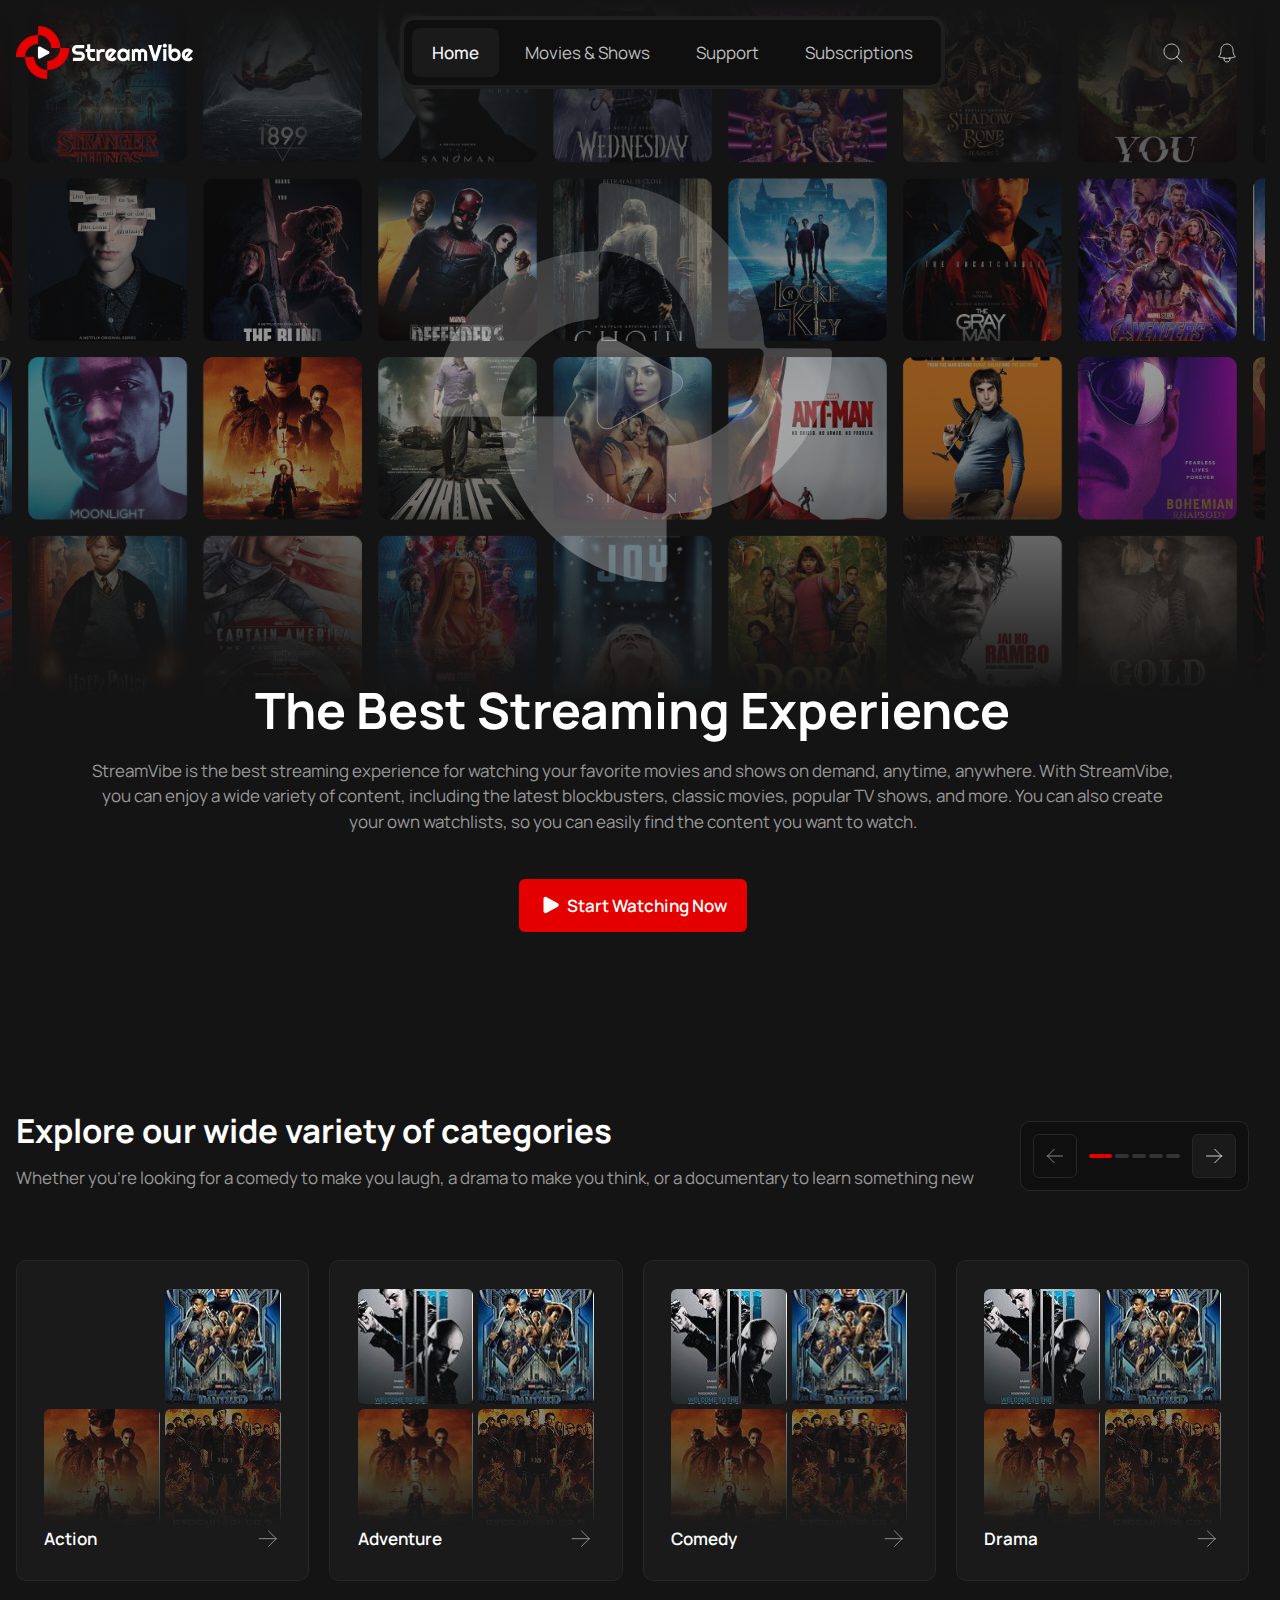
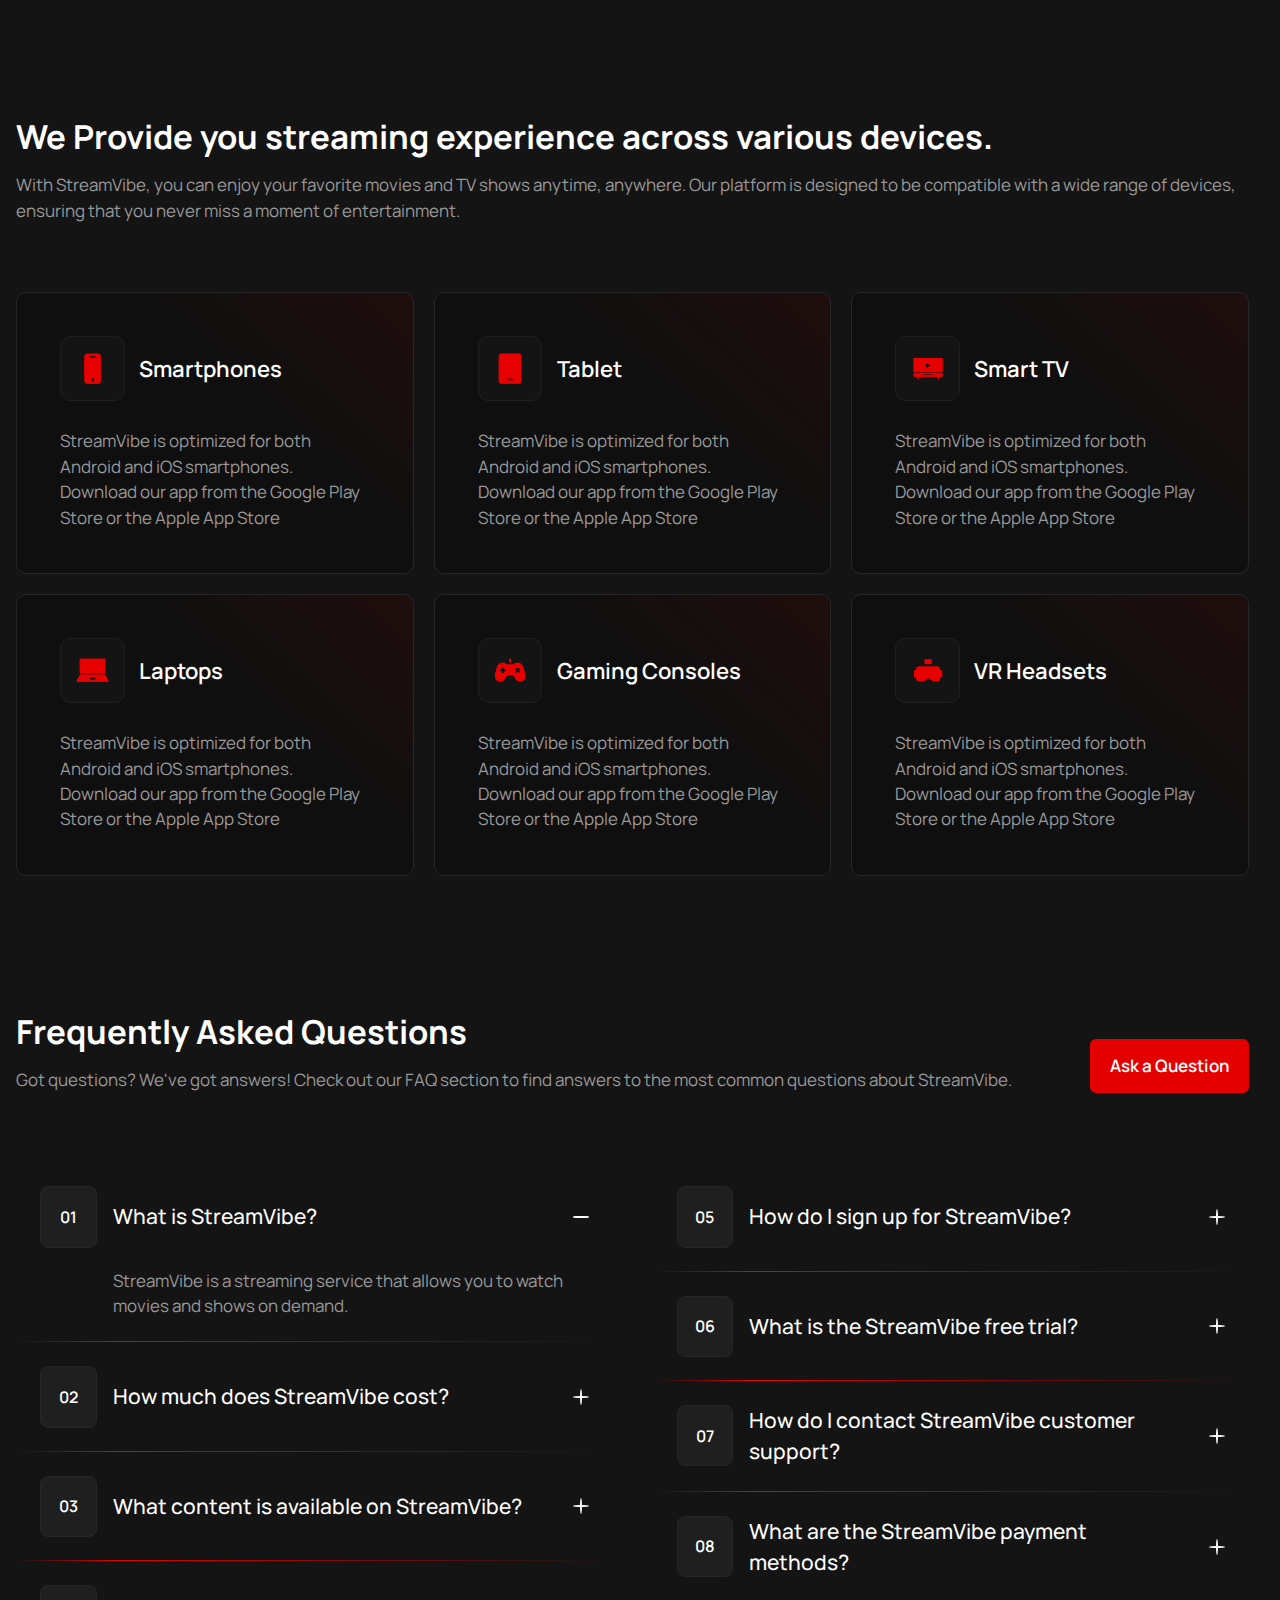
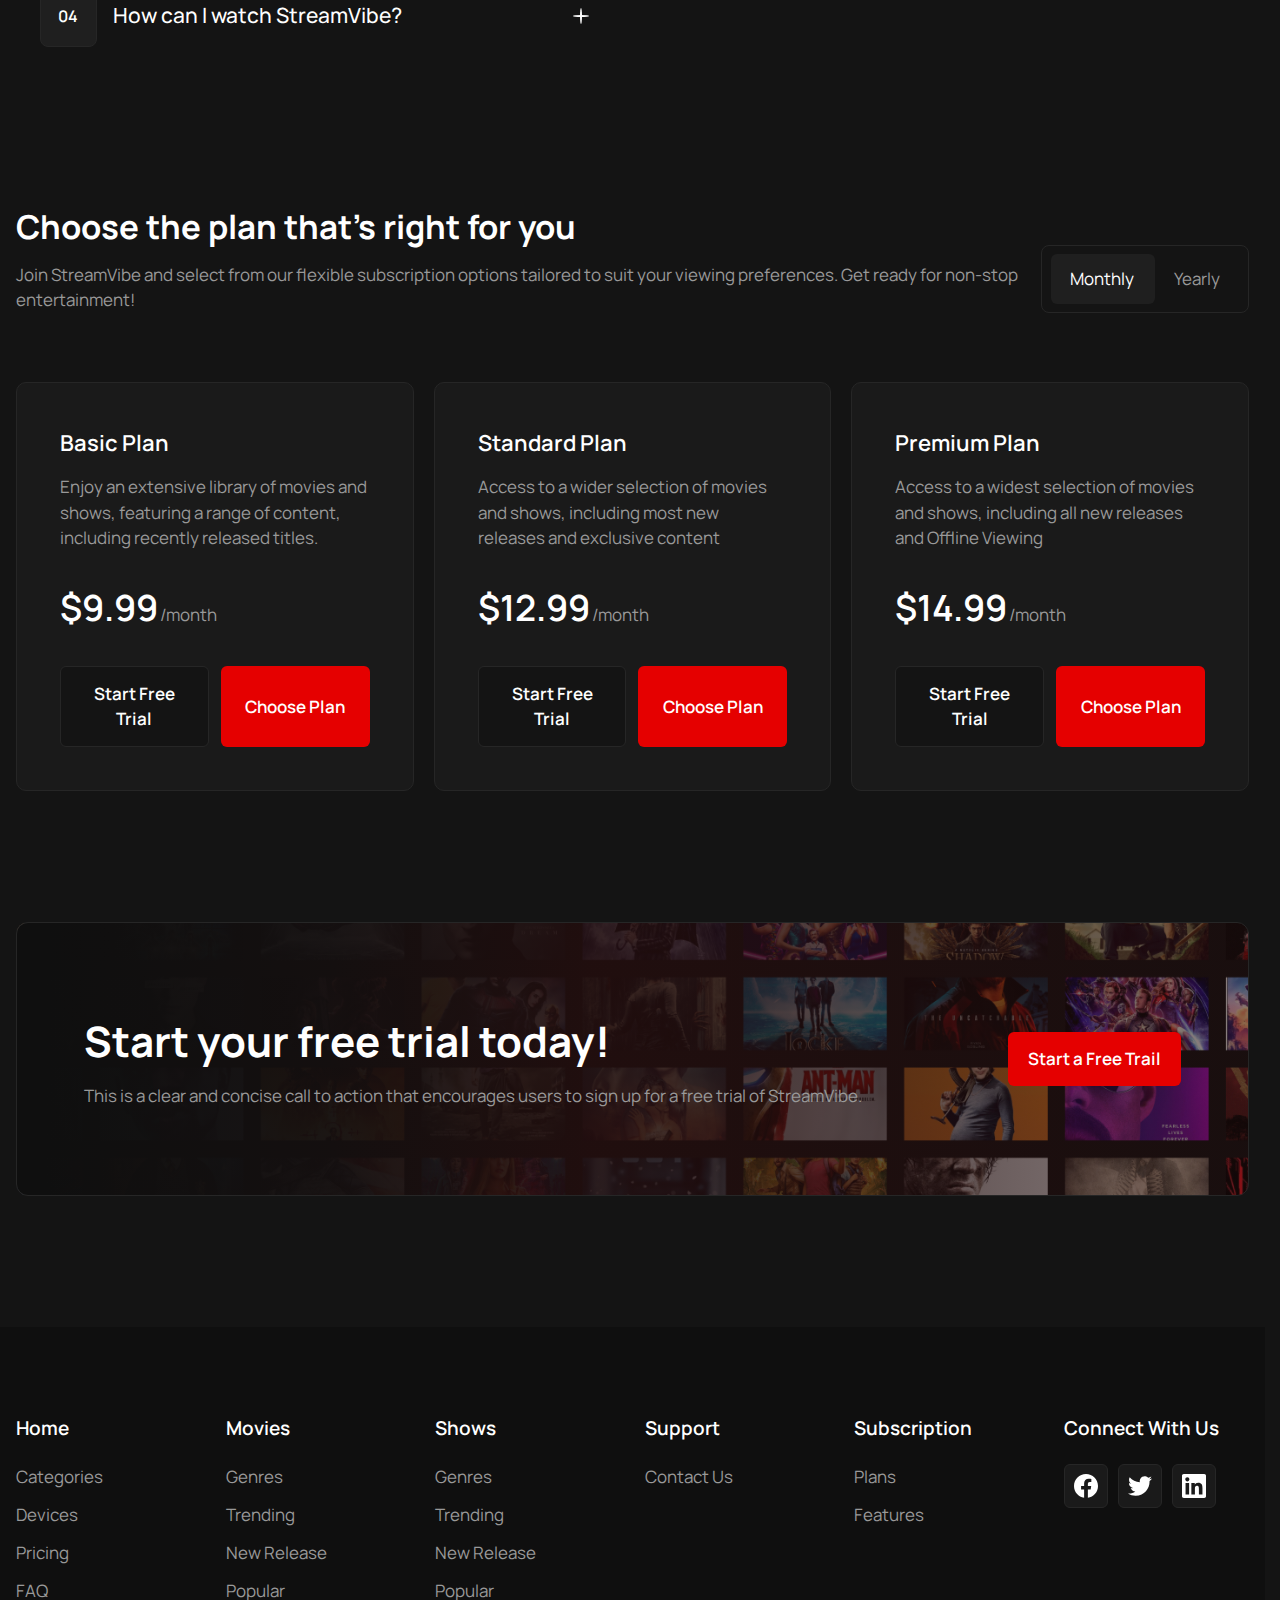
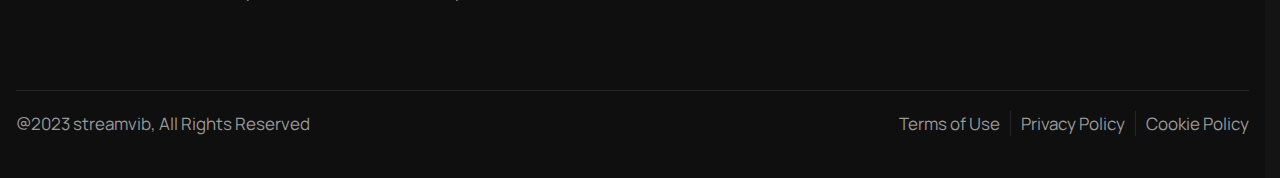
<file: index.html>
<!doctype html>
<html lang="en">
  <head>
    <meta charset="UTF-8">
    <meta name="viewport" content="width=device-width, initial-scale=1.0">
    <title>Stream Vibe | Home</title>
    <link rel="apple-touch-icon" sizes="180x180" href="/apple-touch-icon.png">
    <link rel="icon" type="image/png" sizes="32x32" href="/favicon-32x32.png">
    <link rel="icon" type="image/png" sizes="16x16" href="/favicon-16x16.png">
    <link rel="manifest" href="/site.webmanifest">
    <script src="/assets/main.js" type="module"></script>
    <link rel="stylesheet" href="/assets/bundle.css">
  </head>
  <body>
    <header class="header is-fixed" data-js-overlay-menu="">
      <div class="header__inner container">
        <a class="header__logo logo" href="/" title="Home" aria-label="Home">
          <img class="logo__image" src="/Logo.svg" alt="" width="199" height="60" loading="eager">
        </a>
        <dialog class="header__overlay-menu-dialog" data-js-overlay-menu-dialog="">
          <nav class="header__menu">
            <ul class="header__menu-list">
              <li class="header__menu-item">
                <a class="header__menu-link is-active" href="/">Home</a>
              </li>
              <li class="header__menu-item">
                <a class="header__menu-link" href="/movies.html">Movies &amp; Shows</a>
              </li>
              <li class="header__menu-item">
                <a class="header__menu-link" href="/support.html">Support</a>
              </li>
              <li class="header__menu-item">
                <a class="header__menu-link" href="/subscriptions.html">Subscriptions</a>
              </li>
            </ul>
          </nav>
          <div class="header__actions">
            <button class="header__button button button--transparent" title="search" aria-label="search" type="button"><span class="button__icon icon">
                <svg fill="none" stroke="currentColor">
                  <use href="/assets/images/icons.svg#search"></use>
                </svg>
              </span></button>
            <button class="header__button button button--transparent" title="Notifications" aria-label="Notifications" type="button"><span class="button__icon icon">
                <svg fill="none" stroke="currentColor">
                  <use href="/assets/images/icons.svg#bell"></use>
                </svg>
              </span></button>
          </div>
        </dialog>
        <button class="header__burger-button visible-tablet burger-button" type="button" aria-label="Open menu" title="Open menu" data-js-overlay-menu-burger-button="">
          <svg class="burger-button__svg" width="30" height="30" viewBox="0 0 100 100">
            <path class="burger-button__line burger-button__line--1" d="M 20,29.000046 H 80.000231 C 80.000231,29.000046 94.498839,28.817352 94.532987,66.711331 94.543142,77.980673 90.966081,81.670246 85.259173,81.668997 79.552261,81.667751 75.000211,74.999942 75.000211,74.999942 L 25.000021,25.000058"></path>
            <path class="burger-button__line burger-button__line--2" d="M 20,50 H 80"></path>
            <path class="burger-button__line burger-button__line--3" d="M 20,70.999954 H 80.000231 C 80.000231,70.999954 94.498839,71.182648 94.532987,33.288669 94.543142,22.019327 90.966081,18.329754 85.259173,18.331003 79.552261,18.332249 75.000211,25.000058 75.000211,25.000058 L 25.000021,74.999942"></path>
          </svg>
        </button>
      </div>
    </header>
    <main class="content content--reset-padding-top">
      <section class="hero" aria-labelledby="hero-title">
        <div class="hero__pano">
          <div class="hero__pano-inner container">
            <button class="hero__play-button" type="button" aria-label="Play Video" title="Play Video">
              <img class="hero__play-button-image" src="/play-button.svg" alt="" width="470" height="470">
            </button>
          </div>
        </div>
        <div class="hero__body">
          <div class="hero__body-inner container">
            <h1 class="hero__title" id="hero-title">The Best Streaming Experience</h1>
            <div class="hero__description">
              <p>StreamVibe is the best streaming experience for watching your favorite movies and shows on demand, anytime, anywhere. With StreamVibe, you can enjoy a wide variety of content, including the latest blockbusters, classic movies, popular TV shows, and more. You can also create your own watchlists, so you can easily find the content you want to watch.</p>
            </div>
            <button class="hero__button button" type="button"><span class="button__icon icon">
                <svg fill="currentColor" stroke="none">
                  <use href="/assets/images/icons.svg#play"></use>
                </svg>
              </span><span class="button__label">Start Watching Now</span></button>
          </div>
        </div>
      </section>
      <section class="section container" aria-label="categories-title">
        <header class="section__header">
          <div class="section__info">
            <h2 class="section__title h3" id="categories-title">Explore our wide variety of categories</h2>
            <div class="section__description">
              <p>Whether you&#x27;re looking for a comedy to make you laugh, a drama to make you think, or a documentary to learn something new</p>
            </div>
          </div>
          <div class="section__actions hidden-mobile">
            <div class="slider-navigation slider-navigation--tile" id="categories-slider-navigation" data-js-slider-navigation="">
              <button class="slider-navigation__arrow-button slider-navigation__arrow-button--prev button button--black-10" title="Previous slide" aria-label="Previous slide" type="button" data-js-slider-prev-button=""><span class="button__icon icon">
                  <svg fill="none" stroke="currentColor">
                    <use href="/assets/images/icons.svg#arrow-left"></use>
                  </svg>
                </span></button>
              <div class="slider-navigation__pagination" data-js-slider-pagination=""></div>
              <button class="slider-navigation__arrow-button slider-navigation__arrow-button--next button button--black-10" title="Next slide" aria-label="Next slide" type="button" data-js-slider-next-button=""><span class="button__icon icon">
                  <svg fill="none" stroke="currentColor">
                    <use href="/assets/images/icons.svg#arrow-right"></use>
                  </svg>
                </span></button>
            </div>
          </div>
        </header>
        <div class="section__body">
          <div class="slider slider--beyond-the-viewport-on-mobile-s" data-js-slider="{&quot;sliderParams&quot;:{&quot;slidesPerView&quot;:5,&quot;slidesPerGroup&quot;:5,&quot;spaceBetween&quot;:30,&quot;breakpoints&quot;:{&quot;0&quot;:{&quot;slidesPerView&quot;:2,&quot;slidesPerGroup&quot;:1,&quot;spaceBetween&quot;:20},&quot;481&quot;:{&quot;slidesPerView&quot;:2,&quot;slidesPerGroup&quot;:2,&quot;spaceBetween&quot;:20},&quot;768&quot;:{&quot;slidesPerView&quot;:3,&quot;slidesPerGroup&quot;:3,&quot;spaceBetween&quot;:20},&quot;1024&quot;:{&quot;slidesPerView&quot;:4,&quot;slidesPerGroup&quot;:4,&quot;spaceBetween&quot;:20,&quot;allowTouchMove&quot;:false},&quot;1441&quot;:{&quot;slidesPerView&quot;:5,&quot;slidesPerGroup&quot;:5,&quot;spaceBetween&quot;:30,&quot;allowTouchMove&quot;:false}}},&quot;navigationTargetElementId&quot;:&quot;categories-slider-navigation&quot;}">
            <div class="slider__swiper swiper" data-js-slider-swiper="">
              <ul class="slider__list swiper-wrapper">
                <li class="slider__item swiper-slide">
                  <a class="category-card" href="/movies.html">
                    <div class="category-card__images">
                      <img srcset="/assets/images/1-320x166.jpg 320w, /assets/images/1-400x208.jpg 400w, /assets/images/1-640x333.jpg 640w, /assets/images/1-800x416.jpg 800w, /assets/images/1-1024x532.jpg 1024w, /assets/images/1-1280x666.jpg 1280w, /assets/images/1-1440x749.jpg 1440w, /assets/images/1-1920x998.jpg 1920w, /assets/images/1-2391x1253.jpg 2391w" src="/assets/images/1-2391x1253.jpg" sizes="(min-width: 2391px) 2391px, 100vw" width="2391" height="1253" alt decoding="async" loading="lazy" class="category-card__image">
                      <img srcset="/assets/images/2-116x124.jpg 116w" src="/assets/images/2-116x124.jpg" sizes="(min-width: 116px) 116px, 100vw" width="116" height="124" alt decoding="async" loading="lazy" class="category-card__image">
                      <img srcset="/assets/images/3-116x124.jpg 116w" src="/assets/images/3-116x124.jpg" sizes="(min-width: 116px) 116px, 100vw" width="116" height="124" alt decoding="async" loading="lazy" class="category-card__image">
                      <img srcset="/assets/images/4-116x124.jpg 116w" src="/assets/images/4-116x124.jpg" sizes="(min-width: 116px) 116px, 100vw" width="116" height="124" alt decoding="async" loading="lazy" class="category-card__image">
                    </div>
                    <div class="category-card__body">
                      <h3 class="category-card__title"><span>Action</span></h3><span class="category-card__icon icon">
                        <svg fill="none" stroke="currentColor">
                          <use href="/assets/images/icons.svg#arrow-right"></use>
                        </svg>
                      </span>
                    </div>
                  </a>
                </li>
                <li class="slider__item swiper-slide">
                  <a class="category-card" href="/movies.html">
                    <div class="category-card__images">
                      <img srcset="/assets/images/1-116x124.jpg 116w" src="/assets/images/1-116x124.jpg" sizes="(min-width: 116px) 116px, 100vw" width="116" height="124" alt decoding="async" loading="lazy" class="category-card__image">
                      <img srcset="/assets/images/2-116x124.jpg 116w" src="/assets/images/2-116x124.jpg" sizes="(min-width: 116px) 116px, 100vw" width="116" height="124" alt decoding="async" loading="lazy" class="category-card__image">
                      <img srcset="/assets/images/3-116x124.jpg 116w" src="/assets/images/3-116x124.jpg" sizes="(min-width: 116px) 116px, 100vw" width="116" height="124" alt decoding="async" loading="lazy" class="category-card__image">
                      <img srcset="/assets/images/4-116x124.jpg 116w" src="/assets/images/4-116x124.jpg" sizes="(min-width: 116px) 116px, 100vw" width="116" height="124" alt decoding="async" loading="lazy" class="category-card__image">
                    </div>
                    <div class="category-card__body">
                      <h3 class="category-card__title"><span>Adventure</span></h3><span class="category-card__icon icon">
                        <svg fill="none" stroke="currentColor">
                          <use href="/assets/images/icons.svg#arrow-right"></use>
                        </svg>
                      </span>
                    </div>
                  </a>
                </li>
                <li class="slider__item swiper-slide">
                  <a class="category-card" href="/movies.html">
                    <div class="category-card__images">
                      <img srcset="/assets/images/1-116x124.jpg 116w" src="/assets/images/1-116x124.jpg" sizes="(min-width: 116px) 116px, 100vw" width="116" height="124" alt decoding="async" loading="lazy" class="category-card__image">
                      <img srcset="/assets/images/2-116x124.jpg 116w" src="/assets/images/2-116x124.jpg" sizes="(min-width: 116px) 116px, 100vw" width="116" height="124" alt decoding="async" loading="lazy" class="category-card__image">
                      <img srcset="/assets/images/3-116x124.jpg 116w" src="/assets/images/3-116x124.jpg" sizes="(min-width: 116px) 116px, 100vw" width="116" height="124" alt decoding="async" loading="lazy" class="category-card__image">
                      <img srcset="/assets/images/4-116x124.jpg 116w" src="/assets/images/4-116x124.jpg" sizes="(min-width: 116px) 116px, 100vw" width="116" height="124" alt decoding="async" loading="lazy" class="category-card__image">
                    </div>
                    <div class="category-card__body">
                      <h3 class="category-card__title"><span>Comedy</span></h3><span class="category-card__icon icon">
                        <svg fill="none" stroke="currentColor">
                          <use href="/assets/images/icons.svg#arrow-right"></use>
                        </svg>
                      </span>
                    </div>
                  </a>
                </li>
                <li class="slider__item swiper-slide">
                  <a class="category-card" href="/movies.html">
                    <div class="category-card__images">
                      <img srcset="/assets/images/1-116x124.jpg 116w" src="/assets/images/1-116x124.jpg" sizes="(min-width: 116px) 116px, 100vw" width="116" height="124" alt decoding="async" loading="lazy" class="category-card__image">
                      <img srcset="/assets/images/2-116x124.jpg 116w" src="/assets/images/2-116x124.jpg" sizes="(min-width: 116px) 116px, 100vw" width="116" height="124" alt decoding="async" loading="lazy" class="category-card__image">
                      <img srcset="/assets/images/3-116x124.jpg 116w" src="/assets/images/3-116x124.jpg" sizes="(min-width: 116px) 116px, 100vw" width="116" height="124" alt decoding="async" loading="lazy" class="category-card__image">
                      <img srcset="/assets/images/4-116x124.jpg 116w" src="/assets/images/4-116x124.jpg" sizes="(min-width: 116px) 116px, 100vw" width="116" height="124" alt decoding="async" loading="lazy" class="category-card__image">
                    </div>
                    <div class="category-card__body">
                      <h3 class="category-card__title"><span>Drama</span></h3><span class="category-card__icon icon">
                        <svg fill="none" stroke="currentColor">
                          <use href="/assets/images/icons.svg#arrow-right"></use>
                        </svg>
                      </span>
                    </div>
                  </a>
                </li>
                <li class="slider__item swiper-slide">
                  <a class="category-card" href="/movies.html">
                    <div class="category-card__images">
                      <img srcset="/assets/images/1-116x124.jpg 116w" src="/assets/images/1-116x124.jpg" sizes="(min-width: 116px) 116px, 100vw" width="116" height="124" alt decoding="async" loading="lazy" class="category-card__image">
                      <img srcset="/assets/images/2-116x124.jpg 116w" src="/assets/images/2-116x124.jpg" sizes="(min-width: 116px) 116px, 100vw" width="116" height="124" alt decoding="async" loading="lazy" class="category-card__image">
                      <img srcset="/assets/images/3-116x124.jpg 116w" src="/assets/images/3-116x124.jpg" sizes="(min-width: 116px) 116px, 100vw" width="116" height="124" alt decoding="async" loading="lazy" class="category-card__image">
                      <img srcset="/assets/images/4-116x124.jpg 116w" src="/assets/images/4-116x124.jpg" sizes="(min-width: 116px) 116px, 100vw" width="116" height="124" alt decoding="async" loading="lazy" class="category-card__image">
                    </div>
                    <div class="category-card__body">
                      <h3 class="category-card__title"><span>Horror</span></h3><span class="category-card__icon icon">
                        <svg fill="none" stroke="currentColor">
                          <use href="/assets/images/icons.svg#arrow-right"></use>
                        </svg>
                      </span>
                    </div>
                  </a>
                </li>
                <li class="slider__item swiper-slide">
                  <a class="category-card" href="/movies.html">
                    <div class="category-card__images">
                      <img srcset="/assets/images/1-116x124.jpg 116w" src="/assets/images/1-116x124.jpg" sizes="(min-width: 116px) 116px, 100vw" width="116" height="124" alt decoding="async" loading="lazy" class="category-card__image">
                      <img srcset="/assets/images/2-116x124.jpg 116w" src="/assets/images/2-116x124.jpg" sizes="(min-width: 116px) 116px, 100vw" width="116" height="124" alt decoding="async" loading="lazy" class="category-card__image">
                      <img srcset="/assets/images/3-116x124.jpg 116w" src="/assets/images/3-116x124.jpg" sizes="(min-width: 116px) 116px, 100vw" width="116" height="124" alt decoding="async" loading="lazy" class="category-card__image">
                      <img srcset="/assets/images/4-116x124.jpg 116w" src="/assets/images/4-116x124.jpg" sizes="(min-width: 116px) 116px, 100vw" width="116" height="124" alt decoding="async" loading="lazy" class="category-card__image">
                    </div>
                    <div class="category-card__body">
                      <h3 class="category-card__title"><span>Action</span></h3><span class="category-card__icon icon">
                        <svg fill="none" stroke="currentColor">
                          <use href="/assets/images/icons.svg#arrow-right"></use>
                        </svg>
                      </span>
                    </div>
                  </a>
                </li>
                <li class="slider__item swiper-slide">
                  <a class="category-card" href="/movies.html">
                    <div class="category-card__images">
                      <img srcset="/assets/images/1-116x124.jpg 116w" src="/assets/images/1-116x124.jpg" sizes="(min-width: 116px) 116px, 100vw" width="116" height="124" alt decoding="async" loading="lazy" class="category-card__image">
                      <img srcset="/assets/images/2-116x124.jpg 116w" src="/assets/images/2-116x124.jpg" sizes="(min-width: 116px) 116px, 100vw" width="116" height="124" alt decoding="async" loading="lazy" class="category-card__image">
                      <img srcset="/assets/images/3-116x124.jpg 116w" src="/assets/images/3-116x124.jpg" sizes="(min-width: 116px) 116px, 100vw" width="116" height="124" alt decoding="async" loading="lazy" class="category-card__image">
                      <img srcset="/assets/images/4-116x124.jpg 116w" src="/assets/images/4-116x124.jpg" sizes="(min-width: 116px) 116px, 100vw" width="116" height="124" alt decoding="async" loading="lazy" class="category-card__image">
                    </div>
                    <div class="category-card__body">
                      <h3 class="category-card__title"><span>Adventure</span></h3><span class="category-card__icon icon">
                        <svg fill="none" stroke="currentColor">
                          <use href="/assets/images/icons.svg#arrow-right"></use>
                        </svg>
                      </span>
                    </div>
                  </a>
                </li>
                <li class="slider__item swiper-slide">
                  <a class="category-card" href="/movies.html">
                    <div class="category-card__images">
                      <img srcset="/assets/images/1-116x124.jpg 116w" src="/assets/images/1-116x124.jpg" sizes="(min-width: 116px) 116px, 100vw" width="116" height="124" alt decoding="async" loading="lazy" class="category-card__image">
                      <img srcset="/assets/images/2-116x124.jpg 116w" src="/assets/images/2-116x124.jpg" sizes="(min-width: 116px) 116px, 100vw" width="116" height="124" alt decoding="async" loading="lazy" class="category-card__image">
                      <img srcset="/assets/images/3-116x124.jpg 116w" src="/assets/images/3-116x124.jpg" sizes="(min-width: 116px) 116px, 100vw" width="116" height="124" alt decoding="async" loading="lazy" class="category-card__image">
                      <img srcset="/assets/images/4-116x124.jpg 116w" src="/assets/images/4-116x124.jpg" sizes="(min-width: 116px) 116px, 100vw" width="116" height="124" alt decoding="async" loading="lazy" class="category-card__image">
                    </div>
                    <div class="category-card__body">
                      <h3 class="category-card__title"><span>Comedy</span></h3><span class="category-card__icon icon">
                        <svg fill="none" stroke="currentColor">
                          <use href="/assets/images/icons.svg#arrow-right"></use>
                        </svg>
                      </span>
                    </div>
                  </a>
                </li>
                <li class="slider__item swiper-slide">
                  <a class="category-card" href="/movies.html">
                    <div class="category-card__images">
                      <img srcset="/assets/images/1-116x124.jpg 116w" src="/assets/images/1-116x124.jpg" sizes="(min-width: 116px) 116px, 100vw" width="116" height="124" alt decoding="async" loading="lazy" class="category-card__image">
                      <img srcset="/assets/images/2-116x124.jpg 116w" src="/assets/images/2-116x124.jpg" sizes="(min-width: 116px) 116px, 100vw" width="116" height="124" alt decoding="async" loading="lazy" class="category-card__image">
                      <img srcset="/assets/images/3-116x124.jpg 116w" src="/assets/images/3-116x124.jpg" sizes="(min-width: 116px) 116px, 100vw" width="116" height="124" alt decoding="async" loading="lazy" class="category-card__image">
                      <img srcset="/assets/images/4-116x124.jpg 116w" src="/assets/images/4-116x124.jpg" sizes="(min-width: 116px) 116px, 100vw" width="116" height="124" alt decoding="async" loading="lazy" class="category-card__image">
                    </div>
                    <div class="category-card__body">
                      <h3 class="category-card__title"><span>Drama</span></h3><span class="category-card__icon icon">
                        <svg fill="none" stroke="currentColor">
                          <use href="/assets/images/icons.svg#arrow-right"></use>
                        </svg>
                      </span>
                    </div>
                  </a>
                </li>
                <li class="slider__item swiper-slide">
                  <a class="category-card" href="/movies.html">
                    <div class="category-card__images">
                      <img srcset="/assets/images/1-116x124.jpg 116w" src="/assets/images/1-116x124.jpg" sizes="(min-width: 116px) 116px, 100vw" width="116" height="124" alt decoding="async" loading="lazy" class="category-card__image">
                      <img srcset="/assets/images/2-116x124.jpg 116w" src="/assets/images/2-116x124.jpg" sizes="(min-width: 116px) 116px, 100vw" width="116" height="124" alt decoding="async" loading="lazy" class="category-card__image">
                      <img srcset="/assets/images/3-116x124.jpg 116w" src="/assets/images/3-116x124.jpg" sizes="(min-width: 116px) 116px, 100vw" width="116" height="124" alt decoding="async" loading="lazy" class="category-card__image">
                      <img srcset="/assets/images/4-116x124.jpg 116w" src="/assets/images/4-116x124.jpg" sizes="(min-width: 116px) 116px, 100vw" width="116" height="124" alt decoding="async" loading="lazy" class="category-card__image">
                    </div>
                    <div class="category-card__body">
                      <h3 class="category-card__title"><span>Horror</span></h3><span class="category-card__icon icon">
                        <svg fill="none" stroke="currentColor">
                          <use href="/assets/images/icons.svg#arrow-right"></use>
                        </svg>
                      </span>
                    </div>
                  </a>
                </li>
                <li class="slider__item swiper-slide">
                  <a class="category-card" href="/movies.html">
                    <div class="category-card__images">
                      <img srcset="/assets/images/1-116x124.jpg 116w" src="/assets/images/1-116x124.jpg" sizes="(min-width: 116px) 116px, 100vw" width="116" height="124" alt decoding="async" loading="lazy" class="category-card__image">
                      <img srcset="/assets/images/2-116x124.jpg 116w" src="/assets/images/2-116x124.jpg" sizes="(min-width: 116px) 116px, 100vw" width="116" height="124" alt decoding="async" loading="lazy" class="category-card__image">
                      <img srcset="/assets/images/3-116x124.jpg 116w" src="/assets/images/3-116x124.jpg" sizes="(min-width: 116px) 116px, 100vw" width="116" height="124" alt decoding="async" loading="lazy" class="category-card__image">
                      <img srcset="/assets/images/4-116x124.jpg 116w" src="/assets/images/4-116x124.jpg" sizes="(min-width: 116px) 116px, 100vw" width="116" height="124" alt decoding="async" loading="lazy" class="category-card__image">
                    </div>
                    <div class="category-card__body">
                      <h3 class="category-card__title"><span>Action</span></h3><span class="category-card__icon icon">
                        <svg fill="none" stroke="currentColor">
                          <use href="/assets/images/icons.svg#arrow-right"></use>
                        </svg>
                      </span>
                    </div>
                  </a>
                </li>
                <li class="slider__item swiper-slide">
                  <a class="category-card" href="/movies.html">
                    <div class="category-card__images">
                      <img srcset="/assets/images/1-116x124.jpg 116w" src="/assets/images/1-116x124.jpg" sizes="(min-width: 116px) 116px, 100vw" width="116" height="124" alt decoding="async" loading="lazy" class="category-card__image">
                      <img srcset="/assets/images/2-116x124.jpg 116w" src="/assets/images/2-116x124.jpg" sizes="(min-width: 116px) 116px, 100vw" width="116" height="124" alt decoding="async" loading="lazy" class="category-card__image">
                      <img srcset="/assets/images/3-116x124.jpg 116w" src="/assets/images/3-116x124.jpg" sizes="(min-width: 116px) 116px, 100vw" width="116" height="124" alt decoding="async" loading="lazy" class="category-card__image">
                      <img srcset="/assets/images/4-116x124.jpg 116w" src="/assets/images/4-116x124.jpg" sizes="(min-width: 116px) 116px, 100vw" width="116" height="124" alt decoding="async" loading="lazy" class="category-card__image">
                    </div>
                    <div class="category-card__body">
                      <h3 class="category-card__title"><span>Adventure</span></h3><span class="category-card__icon icon">
                        <svg fill="none" stroke="currentColor">
                          <use href="/assets/images/icons.svg#arrow-right"></use>
                        </svg>
                      </span>
                    </div>
                  </a>
                </li>
                <li class="slider__item swiper-slide">
                  <a class="category-card" href="/movies.html">
                    <div class="category-card__images">
                      <img srcset="/assets/images/1-116x124.jpg 116w" src="/assets/images/1-116x124.jpg" sizes="(min-width: 116px) 116px, 100vw" width="116" height="124" alt decoding="async" loading="lazy" class="category-card__image">
                      <img srcset="/assets/images/2-116x124.jpg 116w" src="/assets/images/2-116x124.jpg" sizes="(min-width: 116px) 116px, 100vw" width="116" height="124" alt decoding="async" loading="lazy" class="category-card__image">
                      <img srcset="/assets/images/3-116x124.jpg 116w" src="/assets/images/3-116x124.jpg" sizes="(min-width: 116px) 116px, 100vw" width="116" height="124" alt decoding="async" loading="lazy" class="category-card__image">
                      <img srcset="/assets/images/4-116x124.jpg 116w" src="/assets/images/4-116x124.jpg" sizes="(min-width: 116px) 116px, 100vw" width="116" height="124" alt decoding="async" loading="lazy" class="category-card__image">
                    </div>
                    <div class="category-card__body">
                      <h3 class="category-card__title"><span>Comedy</span></h3><span class="category-card__icon icon">
                        <svg fill="none" stroke="currentColor">
                          <use href="/assets/images/icons.svg#arrow-right"></use>
                        </svg>
                      </span>
                    </div>
                  </a>
                </li>
                <li class="slider__item swiper-slide">
                  <a class="category-card" href="/movies.html">
                    <div class="category-card__images">
                      <img srcset="/assets/images/1-116x124.jpg 116w" src="/assets/images/1-116x124.jpg" sizes="(min-width: 116px) 116px, 100vw" width="116" height="124" alt decoding="async" loading="lazy" class="category-card__image">
                      <img srcset="/assets/images/2-116x124.jpg 116w" src="/assets/images/2-116x124.jpg" sizes="(min-width: 116px) 116px, 100vw" width="116" height="124" alt decoding="async" loading="lazy" class="category-card__image">
                      <img srcset="/assets/images/3-116x124.jpg 116w" src="/assets/images/3-116x124.jpg" sizes="(min-width: 116px) 116px, 100vw" width="116" height="124" alt decoding="async" loading="lazy" class="category-card__image">
                      <img srcset="/assets/images/4-116x124.jpg 116w" src="/assets/images/4-116x124.jpg" sizes="(min-width: 116px) 116px, 100vw" width="116" height="124" alt decoding="async" loading="lazy" class="category-card__image">
                    </div>
                    <div class="category-card__body">
                      <h3 class="category-card__title"><span>Drama</span></h3><span class="category-card__icon icon">
                        <svg fill="none" stroke="currentColor">
                          <use href="/assets/images/icons.svg#arrow-right"></use>
                        </svg>
                      </span>
                    </div>
                  </a>
                </li>
                <li class="slider__item swiper-slide">
                  <a class="category-card" href="/movies.html">
                    <div class="category-card__images">
                      <img srcset="/assets/images/1-116x124.jpg 116w" src="/assets/images/1-116x124.jpg" sizes="(min-width: 116px) 116px, 100vw" width="116" height="124" alt decoding="async" loading="lazy" class="category-card__image">
                      <img srcset="/assets/images/2-116x124.jpg 116w" src="/assets/images/2-116x124.jpg" sizes="(min-width: 116px) 116px, 100vw" width="116" height="124" alt decoding="async" loading="lazy" class="category-card__image">
                      <img srcset="/assets/images/3-116x124.jpg 116w" src="/assets/images/3-116x124.jpg" sizes="(min-width: 116px) 116px, 100vw" width="116" height="124" alt decoding="async" loading="lazy" class="category-card__image">
                      <img srcset="/assets/images/4-116x124.jpg 116w" src="/assets/images/4-116x124.jpg" sizes="(min-width: 116px) 116px, 100vw" width="116" height="124" alt decoding="async" loading="lazy" class="category-card__image">
                    </div>
                    <div class="category-card__body">
                      <h3 class="category-card__title"><span>Horror</span></h3><span class="category-card__icon icon">
                        <svg fill="none" stroke="currentColor">
                          <use href="/assets/images/icons.svg#arrow-right"></use>
                        </svg>
                      </span>
                    </div>
                  </a>
                </li>
                <li class="slider__item swiper-slide">
                  <a class="category-card" href="/movies.html">
                    <div class="category-card__images">
                      <img srcset="/assets/images/1-116x124.jpg 116w" src="/assets/images/1-116x124.jpg" sizes="(min-width: 116px) 116px, 100vw" width="116" height="124" alt decoding="async" loading="lazy" class="category-card__image">
                      <img srcset="/assets/images/2-116x124.jpg 116w" src="/assets/images/2-116x124.jpg" sizes="(min-width: 116px) 116px, 100vw" width="116" height="124" alt decoding="async" loading="lazy" class="category-card__image">
                      <img srcset="/assets/images/3-116x124.jpg 116w" src="/assets/images/3-116x124.jpg" sizes="(min-width: 116px) 116px, 100vw" width="116" height="124" alt decoding="async" loading="lazy" class="category-card__image">
                      <img srcset="/assets/images/4-116x124.jpg 116w" src="/assets/images/4-116x124.jpg" sizes="(min-width: 116px) 116px, 100vw" width="116" height="124" alt decoding="async" loading="lazy" class="category-card__image">
                    </div>
                    <div class="category-card__body">
                      <h3 class="category-card__title"><span>Action</span></h3><span class="category-card__icon icon">
                        <svg fill="none" stroke="currentColor">
                          <use href="/assets/images/icons.svg#arrow-right"></use>
                        </svg>
                      </span>
                    </div>
                  </a>
                </li>
                <li class="slider__item swiper-slide">
                  <a class="category-card" href="/movies.html">
                    <div class="category-card__images">
                      <img srcset="/assets/images/1-116x124.jpg 116w" src="/assets/images/1-116x124.jpg" sizes="(min-width: 116px) 116px, 100vw" width="116" height="124" alt decoding="async" loading="lazy" class="category-card__image">
                      <img srcset="/assets/images/2-116x124.jpg 116w" src="/assets/images/2-116x124.jpg" sizes="(min-width: 116px) 116px, 100vw" width="116" height="124" alt decoding="async" loading="lazy" class="category-card__image">
                      <img srcset="/assets/images/3-116x124.jpg 116w" src="/assets/images/3-116x124.jpg" sizes="(min-width: 116px) 116px, 100vw" width="116" height="124" alt decoding="async" loading="lazy" class="category-card__image">
                      <img srcset="/assets/images/4-116x124.jpg 116w" src="/assets/images/4-116x124.jpg" sizes="(min-width: 116px) 116px, 100vw" width="116" height="124" alt decoding="async" loading="lazy" class="category-card__image">
                    </div>
                    <div class="category-card__body">
                      <h3 class="category-card__title"><span>Adventure</span></h3><span class="category-card__icon icon">
                        <svg fill="none" stroke="currentColor">
                          <use href="/assets/images/icons.svg#arrow-right"></use>
                        </svg>
                      </span>
                    </div>
                  </a>
                </li>
                <li class="slider__item swiper-slide">
                  <a class="category-card" href="/movies.html">
                    <div class="category-card__images">
                      <img srcset="/assets/images/1-116x124.jpg 116w" src="/assets/images/1-116x124.jpg" sizes="(min-width: 116px) 116px, 100vw" width="116" height="124" alt decoding="async" loading="lazy" class="category-card__image">
                      <img srcset="/assets/images/2-116x124.jpg 116w" src="/assets/images/2-116x124.jpg" sizes="(min-width: 116px) 116px, 100vw" width="116" height="124" alt decoding="async" loading="lazy" class="category-card__image">
                      <img srcset="/assets/images/3-116x124.jpg 116w" src="/assets/images/3-116x124.jpg" sizes="(min-width: 116px) 116px, 100vw" width="116" height="124" alt decoding="async" loading="lazy" class="category-card__image">
                      <img srcset="/assets/images/4-116x124.jpg 116w" src="/assets/images/4-116x124.jpg" sizes="(min-width: 116px) 116px, 100vw" width="116" height="124" alt decoding="async" loading="lazy" class="category-card__image">
                    </div>
                    <div class="category-card__body">
                      <h3 class="category-card__title"><span>Comedy</span></h3><span class="category-card__icon icon">
                        <svg fill="none" stroke="currentColor">
                          <use href="/assets/images/icons.svg#arrow-right"></use>
                        </svg>
                      </span>
                    </div>
                  </a>
                </li>
                <li class="slider__item swiper-slide">
                  <a class="category-card" href="/movies.html">
                    <div class="category-card__images">
                      <img srcset="/assets/images/1-116x124.jpg 116w" src="/assets/images/1-116x124.jpg" sizes="(min-width: 116px) 116px, 100vw" width="116" height="124" alt decoding="async" loading="lazy" class="category-card__image">
                      <img srcset="/assets/images/2-116x124.jpg 116w" src="/assets/images/2-116x124.jpg" sizes="(min-width: 116px) 116px, 100vw" width="116" height="124" alt decoding="async" loading="lazy" class="category-card__image">
                      <img srcset="/assets/images/3-116x124.jpg 116w" src="/assets/images/3-116x124.jpg" sizes="(min-width: 116px) 116px, 100vw" width="116" height="124" alt decoding="async" loading="lazy" class="category-card__image">
                      <img srcset="/assets/images/4-116x124.jpg 116w" src="/assets/images/4-116x124.jpg" sizes="(min-width: 116px) 116px, 100vw" width="116" height="124" alt decoding="async" loading="lazy" class="category-card__image">
                    </div>
                    <div class="category-card__body">
                      <h3 class="category-card__title"><span>Drama</span></h3><span class="category-card__icon icon">
                        <svg fill="none" stroke="currentColor">
                          <use href="/assets/images/icons.svg#arrow-right"></use>
                        </svg>
                      </span>
                    </div>
                  </a>
                </li>
                <li class="slider__item swiper-slide">
                  <a class="category-card" href="/movies.html">
                    <div class="category-card__images">
                      <img srcset="/assets/images/1-116x124.jpg 116w" src="/assets/images/1-116x124.jpg" sizes="(min-width: 116px) 116px, 100vw" width="116" height="124" alt decoding="async" loading="lazy" class="category-card__image">
                      <img srcset="/assets/images/2-116x124.jpg 116w" src="/assets/images/2-116x124.jpg" sizes="(min-width: 116px) 116px, 100vw" width="116" height="124" alt decoding="async" loading="lazy" class="category-card__image">
                      <img srcset="/assets/images/3-116x124.jpg 116w" src="/assets/images/3-116x124.jpg" sizes="(min-width: 116px) 116px, 100vw" width="116" height="124" alt decoding="async" loading="lazy" class="category-card__image">
                      <img srcset="/assets/images/4-116x124.jpg 116w" src="/assets/images/4-116x124.jpg" sizes="(min-width: 116px) 116px, 100vw" width="116" height="124" alt decoding="async" loading="lazy" class="category-card__image">
                    </div>
                    <div class="category-card__body">
                      <h3 class="category-card__title"><span>Horror</span></h3><span class="category-card__icon icon">
                        <svg fill="none" stroke="currentColor">
                          <use href="/assets/images/icons.svg#arrow-right"></use>
                        </svg>
                      </span>
                    </div>
                  </a>
                </li>
              </ul>
            </div>
            <div class="slider__scrollbar visible-mobile" data-js-slider-scrollbar="true"></div>
          </div>
        </div>
      </section>
      <section class="section container" aria-label="devices-title">
        <header class="section__header">
          <div class="section__info">
            <h2 class="section__title h3" id="devices-title">We Provide you streaming experience across various devices.</h2>
            <div class="section__description">
              <p>With StreamVibe, you can enjoy your favorite movies and TV shows anytime, anywhere. Our platform is designed to be compatible with a wide range of devices, ensuring that you never miss a moment of entertainment.</p>
            </div>
          </div>
        </header>
        <div class="section__body">
          <ul class="grid grid--3">
            <li class="grid__item">
              <div class="device-card">
                <header class="device-card__header">
                  <div class="device-card__image-wrapper">
                    <img class="device-card__image" src="./devices/Smartphones.svg" alt="" width="40" height="40" loading="lazy">
                  </div>
                  <h3 class="device-card__title h4">Smartphones</h3>
                </header>
                <div class="device-card__description">
                  <p>StreamVibe is optimized for both Android and iOS smartphones. Download our app from the Google Play Store or the Apple App Store</p>
                </div>
              </div>
            </li>
            <li class="grid__item">
              <div class="device-card">
                <header class="device-card__header">
                  <div class="device-card__image-wrapper">
                    <img class="device-card__image" src="./devices/Tablet.svg" alt="" width="40" height="40" loading="lazy">
                  </div>
                  <h3 class="device-card__title h4">Tablet</h3>
                </header>
                <div class="device-card__description">
                  <p>StreamVibe is optimized for both Android and iOS smartphones. Download our app from the Google Play Store or the Apple App Store</p>
                </div>
              </div>
            </li>
            <li class="grid__item">
              <div class="device-card">
                <header class="device-card__header">
                  <div class="device-card__image-wrapper">
                    <img class="device-card__image" src="./devices/Smart-TV.svg" alt="" width="40" height="40" loading="lazy">
                  </div>
                  <h3 class="device-card__title h4">Smart TV</h3>
                </header>
                <div class="device-card__description">
                  <p>StreamVibe is optimized for both Android and iOS smartphones. Download our app from the Google Play Store or the Apple App Store</p>
                </div>
              </div>
            </li>
            <li class="grid__item">
              <div class="device-card">
                <header class="device-card__header">
                  <div class="device-card__image-wrapper">
                    <img class="device-card__image" src="./devices/Laptops.svg" alt="" width="40" height="40" loading="lazy">
                  </div>
                  <h3 class="device-card__title h4">Laptops</h3>
                </header>
                <div class="device-card__description">
                  <p>StreamVibe is optimized for both Android and iOS smartphones. Download our app from the Google Play Store or the Apple App Store</p>
                </div>
              </div>
            </li>
            <li class="grid__item">
              <div class="device-card">
                <header class="device-card__header">
                  <div class="device-card__image-wrapper">
                    <img class="device-card__image" src="./devices/Gaming-Consoles.svg" alt="" width="40" height="40" loading="lazy">
                  </div>
                  <h3 class="device-card__title h4">Gaming Consoles</h3>
                </header>
                <div class="device-card__description">
                  <p>StreamVibe is optimized for both Android and iOS smartphones. Download our app from the Google Play Store or the Apple App Store</p>
                </div>
              </div>
            </li>
            <li class="grid__item">
              <div class="device-card">
                <header class="device-card__header">
                  <div class="device-card__image-wrapper">
                    <img class="device-card__image" src="./devices/VR-Headsets.svg" alt="" width="40" height="40" loading="lazy">
                  </div>
                  <h3 class="device-card__title h4">VR Headsets</h3>
                </header>
                <div class="device-card__description">
                  <p>StreamVibe is optimized for both Android and iOS smartphones. Download our app from the Google Play Store or the Apple App Store</p>
                </div>
              </div>
            </li>
          </ul>
        </div>
      </section>
      <section class="section container" aria-label="questions-title">
        <header class="section__header">
          <div class="section__info">
            <h2 class="section__title h3" id="questions-title">Frequently Asked Questions</h2>
            <div class="section__description">
              <p>Got questions? We&#x27;ve got answers! Check out our FAQ section to find answers to the most common questions about StreamVibe.</p>
            </div>
          </div>
          <div class="section__actions">
            <a class="button" href="/support.html"><span class="button__label">Ask a Question</span></a>
          </div>
        </header>
        <div class="section__body">
          <ol class="accordion-group accordion-group--2-columns accordion-group--has-counter">
            <li class="accordion-group__item">
              <div class="accordion">
                <details class="accordion__details" name="quiestions" open="">
                  <summary class="accordion__summary">
                    <h3 class="accordion__title h5"><span role="term" aria-details="question-0">What is StreamVibe?</span></h3>
                  </summary>
                </details>
                <div class="accordion__content" id="question-0" role="defenition">
                  <div class="accordion__content-inner">
                    <div class="accordion__content-body">StreamVibe is a streaming service that allows you to watch movies and shows on demand.</div>
                  </div>
                </div>
              </div>
            </li>
            <li class="accordion-group__item">
              <div class="accordion">
                <details class="accordion__details" name="quiestions">
                  <summary class="accordion__summary">
                    <h3 class="accordion__title h5"><span role="term" aria-details="question-1">How much does StreamVibe cost?</span></h3>
                  </summary>
                </details>
                <div class="accordion__content" id="question-1" role="defenition">
                  <div class="accordion__content-inner">
                    <div class="accordion__content-body">StreamVibe is a streaming service that allows you to watch movies and shows on demand.</div>
                  </div>
                </div>
              </div>
            </li>
            <li class="accordion-group__item">
              <div class="accordion">
                <details class="accordion__details" name="quiestions">
                  <summary class="accordion__summary">
                    <h3 class="accordion__title h5"><span role="term" aria-details="question-2">What content is available on StreamVibe?</span></h3>
                  </summary>
                </details>
                <div class="accordion__content" id="question-2" role="defenition">
                  <div class="accordion__content-inner">
                    <div class="accordion__content-body">StreamVibe is a streaming service that allows you to watch movies and shows on demand.</div>
                  </div>
                </div>
              </div>
            </li>
            <li class="accordion-group__item accordion-group__item--last-column-item">
              <div class="accordion">
                <details class="accordion__details" name="quiestions">
                  <summary class="accordion__summary">
                    <h3 class="accordion__title h5"><span role="term" aria-details="question-3">How can I watch StreamVibe?</span></h3>
                  </summary>
                </details>
                <div class="accordion__content" id="question-3" role="defenition">
                  <div class="accordion__content-inner">
                    <div class="accordion__content-body">StreamVibe is a streaming service that allows you to watch movies and shows on demand.</div>
                  </div>
                </div>
              </div>
            </li>
            <li class="accordion-group__item">
              <div class="accordion">
                <details class="accordion__details" name="quiestions">
                  <summary class="accordion__summary">
                    <h3 class="accordion__title h5"><span role="term" aria-details="question-4">How do I sign up for StreamVibe?</span></h3>
                  </summary>
                </details>
                <div class="accordion__content" id="question-4" role="defenition">
                  <div class="accordion__content-inner">
                    <div class="accordion__content-body">StreamVibe is a streaming service that allows you to watch movies and shows on demand.</div>
                  </div>
                </div>
              </div>
            </li>
            <li class="accordion-group__item">
              <div class="accordion">
                <details class="accordion__details" name="quiestions">
                  <summary class="accordion__summary">
                    <h3 class="accordion__title h5"><span role="term" aria-details="question-5">What is the StreamVibe free trial?</span></h3>
                  </summary>
                </details>
                <div class="accordion__content" id="question-5" role="defenition">
                  <div class="accordion__content-inner">
                    <div class="accordion__content-body">StreamVibe is a streaming service that allows you to watch movies and shows on demand.</div>
                  </div>
                </div>
              </div>
            </li>
            <li class="accordion-group__item">
              <div class="accordion">
                <details class="accordion__details" name="quiestions">
                  <summary class="accordion__summary">
                    <h3 class="accordion__title h5"><span role="term" aria-details="question-6">How do I contact StreamVibe customer support?</span></h3>
                  </summary>
                </details>
                <div class="accordion__content" id="question-6" role="defenition">
                  <div class="accordion__content-inner">
                    <div class="accordion__content-body">StreamVibe is a streaming service that allows you to watch movies and shows on demand.</div>
                  </div>
                </div>
              </div>
            </li>
            <li class="accordion-group__item">
              <div class="accordion">
                <details class="accordion__details" name="quiestions">
                  <summary class="accordion__summary">
                    <h3 class="accordion__title h5"><span role="term" aria-details="question-7">What are the StreamVibe payment methods?</span></h3>
                  </summary>
                </details>
                <div class="accordion__content" id="question-7" role="defenition">
                  <div class="accordion__content-inner">
                    <div class="accordion__content-body">StreamVibe is a streaming service that allows you to watch movies and shows on demand.</div>
                  </div>
                </div>
              </div>
            </li>
          </ol>
        </div>
      </section>
      <section class="section container" aria-label="plans-id">
        <header class="section__header">
          <div class="section__info">
            <h2 class="section__title h3" id="plans-id">Choose the plan that&#x27;s right for you</h2>
            <div class="section__description">
              <p>Join StreamVibe and select from our flexible subscription options tailored to suit your viewing preferences. Get ready for non-stop entertainment!</p>
            </div>
          </div>
          <div class="section__actions">
            <div class="tabs-navigation" id="plans-tabs-navigation" role="tablist" aria-labelledby="plans-tabs-title" data-js-tabs-navigation="">
              <h3 class="visually-hidden" id="plans-tabs-title">plans-tabs</h3>
              <div class="tabs-navigation__button is-active" id="monthly-tab" role="tab" aria-controls="monthly-tabpanel" aria-selected="true" tabindex="0" data-js-tabs-button="">Monthly</div>
              <div class="tabs-navigation__button" id="yearly-tab" role="tab" aria-controls="yearly-tabpanel" tabindex="-1" data-js-tabs-button="">Yearly</div>
            </div>
          </div>
        </header>
        <div class="section__body">
          <div class="tabs" data-js-tabs="{&quot;navigationTargetElementId&quot;:&quot;plans-tabs-navigation&quot;}">
            <div class="tabs__body">
              <div class="tabs__content is-active" id="monthly-tabpanel" aria-labelledby="monthly-tab" tabindex="0" data-js-tabs-content="">
                <ul class="grid grid--3">
                  <li class="grid__item">
                    <div class="plan-card">
                      <div class="plan-card__info">
                        <h3 class="plan-card__title h4">Basic Plan</h3>
                        <div class="plan-card__description">
                          <p>Enjoy an extensive library of movies and shows, featuring a range of content, including recently released titles.</p>
                        </div>
                      </div>
                      <div class="plan-card__conditions"><span class="plan-card__price">$9.99</span><span class="plan-card__period">/month</span></div>
                      <div class="plan-card__actions">
                        <a class="button button--black-08" href="/subscriptions.html"><span class="button__label">Start Free Trial</span></a>
                        <a class="button" href="/subscriptions.html"><span class="button__label">Choose Plan</span></a>
                      </div>
                    </div>
                  </li>
                  <li class="grid__item">
                    <div class="plan-card">
                      <div class="plan-card__info">
                        <h3 class="plan-card__title h4">Standard Plan</h3>
                        <div class="plan-card__description">
                          <p>Access to a wider selection of movies and shows, including most new releases and exclusive content</p>
                        </div>
                      </div>
                      <div class="plan-card__conditions"><span class="plan-card__price">$12.99</span><span class="plan-card__period">/month</span></div>
                      <div class="plan-card__actions">
                        <a class="button button--black-08" href="/subscriptions.html"><span class="button__label">Start Free Trial</span></a>
                        <a class="button" href="/subscriptions.html"><span class="button__label">Choose Plan</span></a>
                      </div>
                    </div>
                  </li>
                  <li class="grid__item">
                    <div class="plan-card">
                      <div class="plan-card__info">
                        <h3 class="plan-card__title h4">Premium Plan</h3>
                        <div class="plan-card__description">
                          <p>Access to a widest selection of movies and shows, including all new releases and Offline Viewing</p>
                        </div>
                      </div>
                      <div class="plan-card__conditions"><span class="plan-card__price">$14.99</span><span class="plan-card__period">/month</span></div>
                      <div class="plan-card__actions">
                        <a class="button button--black-08" href="/subscriptions.html"><span class="button__label">Start Free Trial</span></a>
                        <a class="button" href="/subscriptions.html"><span class="button__label">Choose Plan</span></a>
                      </div>
                    </div>
                  </li>
                </ul>
              </div>
              <div class="tabs__content" id="yearly-tabpanel" aria-labelledby="yearly-tab" tabindex="0" data-js-tabs-content="">
                <ul class="grid grid--3">
                  <li class="grid__item">
                    <div class="plan-card">
                      <div class="plan-card__info">
                        <h3 class="plan-card__title h4">Basic Plan</h3>
                        <div class="plan-card__description">
                          <p>Enjoy an extensive library of movies and shows, featuring a range of content, including recently released titles.</p>
                        </div>
                      </div>
                      <div class="plan-card__conditions"><span class="plan-card__price">$99.99</span><span class="plan-card__period">/year</span></div>
                      <div class="plan-card__actions">
                        <a class="button button--black-08" href="/subscriptions.html"><span class="button__label">Start Free Trial</span></a>
                        <a class="button" href="/subscriptions.html"><span class="button__label">Choose Plan</span></a>
                      </div>
                    </div>
                  </li>
                  <li class="grid__item">
                    <div class="plan-card">
                      <div class="plan-card__info">
                        <h3 class="plan-card__title h4">Standard Plan</h3>
                        <div class="plan-card__description">
                          <p>Access to a wider selection of movies and shows, including most new releases and exclusive content</p>
                        </div>
                      </div>
                      <div class="plan-card__conditions"><span class="plan-card__price">$129.99</span><span class="plan-card__period">/year</span></div>
                      <div class="plan-card__actions">
                        <a class="button button--black-08" href="/subscriptions.html"><span class="button__label">Start Free Trial</span></a>
                        <a class="button" href="/subscriptions.html"><span class="button__label">Choose Plan</span></a>
                      </div>
                    </div>
                  </li>
                  <li class="grid__item">
                    <div class="plan-card">
                      <div class="plan-card__info">
                        <h3 class="plan-card__title h4">Premium Plan</h3>
                        <div class="plan-card__description">
                          <p>Access to a widest selection of movies and shows, including all new releases and Offline Viewing</p>
                        </div>
                      </div>
                      <div class="plan-card__conditions"><span class="plan-card__price">$149.99</span><span class="plan-card__period">/year</span></div>
                      <div class="plan-card__actions">
                        <a class="button button--black-08" href="/subscriptions.html"><span class="button__label">Start Free Trial</span></a>
                        <a class="button" href="/subscriptions.html"><span class="button__label">Choose Plan</span></a>
                      </div>
                    </div>
                  </li>
                </ul>
              </div>
            </div>
          </div>
        </div>
      </section>
      <section class="banner container" aria-labelledby="banner-title">
        <div class="banner__inner">
          <div class="banner__body">
            <h2 class="banner__title">Start your free trial today!</h2>
            <div class="banner__description">
              <p>This is a clear and concise call to action that encourages users to sign up for a free trial of StreamVibe.</p>
            </div>
          </div>
          <a class="banner__button button" href="/subscriptions.html"><span class="button__label">Start a Free Trail</span></a>
        </div>
      </section>
    </main>
    <footer class="footer">
      <div class="footer__inner container">
        <nav class="footer__menu">
          <div class="footer__menu-column">
            <a class="footer__menu-title h6" href="/">Home</a>
            <ul class="footer__menu-list">
              <li class="footer__menu-item">
                <a class="footer__menu-link" href="/">Categories</a>
              </li>
              <li class="footer__menu-item">
                <a class="footer__menu-link" href="/">Devices</a>
              </li>
              <li class="footer__menu-item">
                <a class="footer__menu-link" href="/">Pricing</a>
              </li>
              <li class="footer__menu-item">
                <a class="footer__menu-link" href="/">FAQ</a>
              </li>
            </ul>
          </div>
          <div class="footer__menu-column">
            <a class="footer__menu-title h6" href="/">Movies</a>
            <ul class="footer__menu-list">
              <li class="footer__menu-item">
                <a class="footer__menu-link" href="/">Genres</a>
              </li>
              <li class="footer__menu-item">
                <a class="footer__menu-link" href="/">Trending</a>
              </li>
              <li class="footer__menu-item">
                <a class="footer__menu-link" href="/">New Release</a>
              </li>
              <li class="footer__menu-item">
                <a class="footer__menu-link" href="/">Popular</a>
              </li>
            </ul>
          </div>
          <div class="footer__menu-column">
            <a class="footer__menu-title h6" href="/">Shows</a>
            <ul class="footer__menu-list">
              <li class="footer__menu-item">
                <a class="footer__menu-link" href="/">Genres</a>
              </li>
              <li class="footer__menu-item">
                <a class="footer__menu-link" href="/">Trending</a>
              </li>
              <li class="footer__menu-item">
                <a class="footer__menu-link" href="/">New Release</a>
              </li>
              <li class="footer__menu-item">
                <a class="footer__menu-link" href="/">Popular</a>
              </li>
            </ul>
          </div>
          <div class="footer__menu-column">
            <a class="footer__menu-title h6" href="/">Support</a>
            <ul class="footer__menu-list">
              <li class="footer__menu-item">
                <a class="footer__menu-link" href="/">Contact Us</a>
              </li>
            </ul>
          </div>
          <div class="footer__menu-column">
            <a class="footer__menu-title h6" href="/">Subscription</a>
            <ul class="footer__menu-list">
              <li class="footer__menu-item">
                <a class="footer__menu-link" href="/">Plans</a>
              </li>
              <li class="footer__menu-item">
                <a class="footer__menu-link" href="/">Features</a>
              </li>
            </ul>
          </div>
          <div class="footer__menu-column">
            <a class="footer__menu-title h6" href="/">Connect With Us</a>
            <div class="footer__soc1als soc1als">
              <ul class="soc1als__list">
                <li class="soc1als__item">
                  <a class="soc1als__link button button--black-10" title="Facebook" aria-label="Facebook" href="/" target="_blank"><span class="button__icon icon">
                      <svg fill="currentColor" stroke="none">
                        <use href="/assets/images/icons.svg#facebook"></use>
                      </svg>
                    </span></a>
                </li>
                <li class="soc1als__item">
                  <a class="soc1als__link button button--black-10" title="Twitter" aria-label="Twitter" href="/" target="_blank"><span class="button__icon icon">
                      <svg fill="currentColor" stroke="none">
                        <use href="/assets/images/icons.svg#twitter"></use>
                      </svg>
                    </span></a>
                </li>
                <li class="soc1als__item">
                  <a class="soc1als__link button button--black-10" title="LinkedIn" aria-label="LinkedIn" href="/" target="_blank"><span class="button__icon icon">
                      <svg fill="currentColor" stroke="none">
                        <use href="/assets/images/icons.svg#linkedin"></use>
                      </svg>
                    </span></a>
                </li>
              </ul>
            </div>
          </div>
        </nav>
        <div class="footer__extra">
          <p class="footer__copyright">@<time dateTime="2023">2023</time> streamvib, All Rights Reserved</p>
          <div class="footer__extra-links">
            <a class="footer__extra-link" href="/">Terms of Use</a>
            <a class="footer__extra-link" href="/">Privacy Policy</a>
            <a class="footer__extra-link" href="/">Cookie Policy</a>
          </div>
        </div>
      </div>
    </footer>
  </body>
</html>
</file>
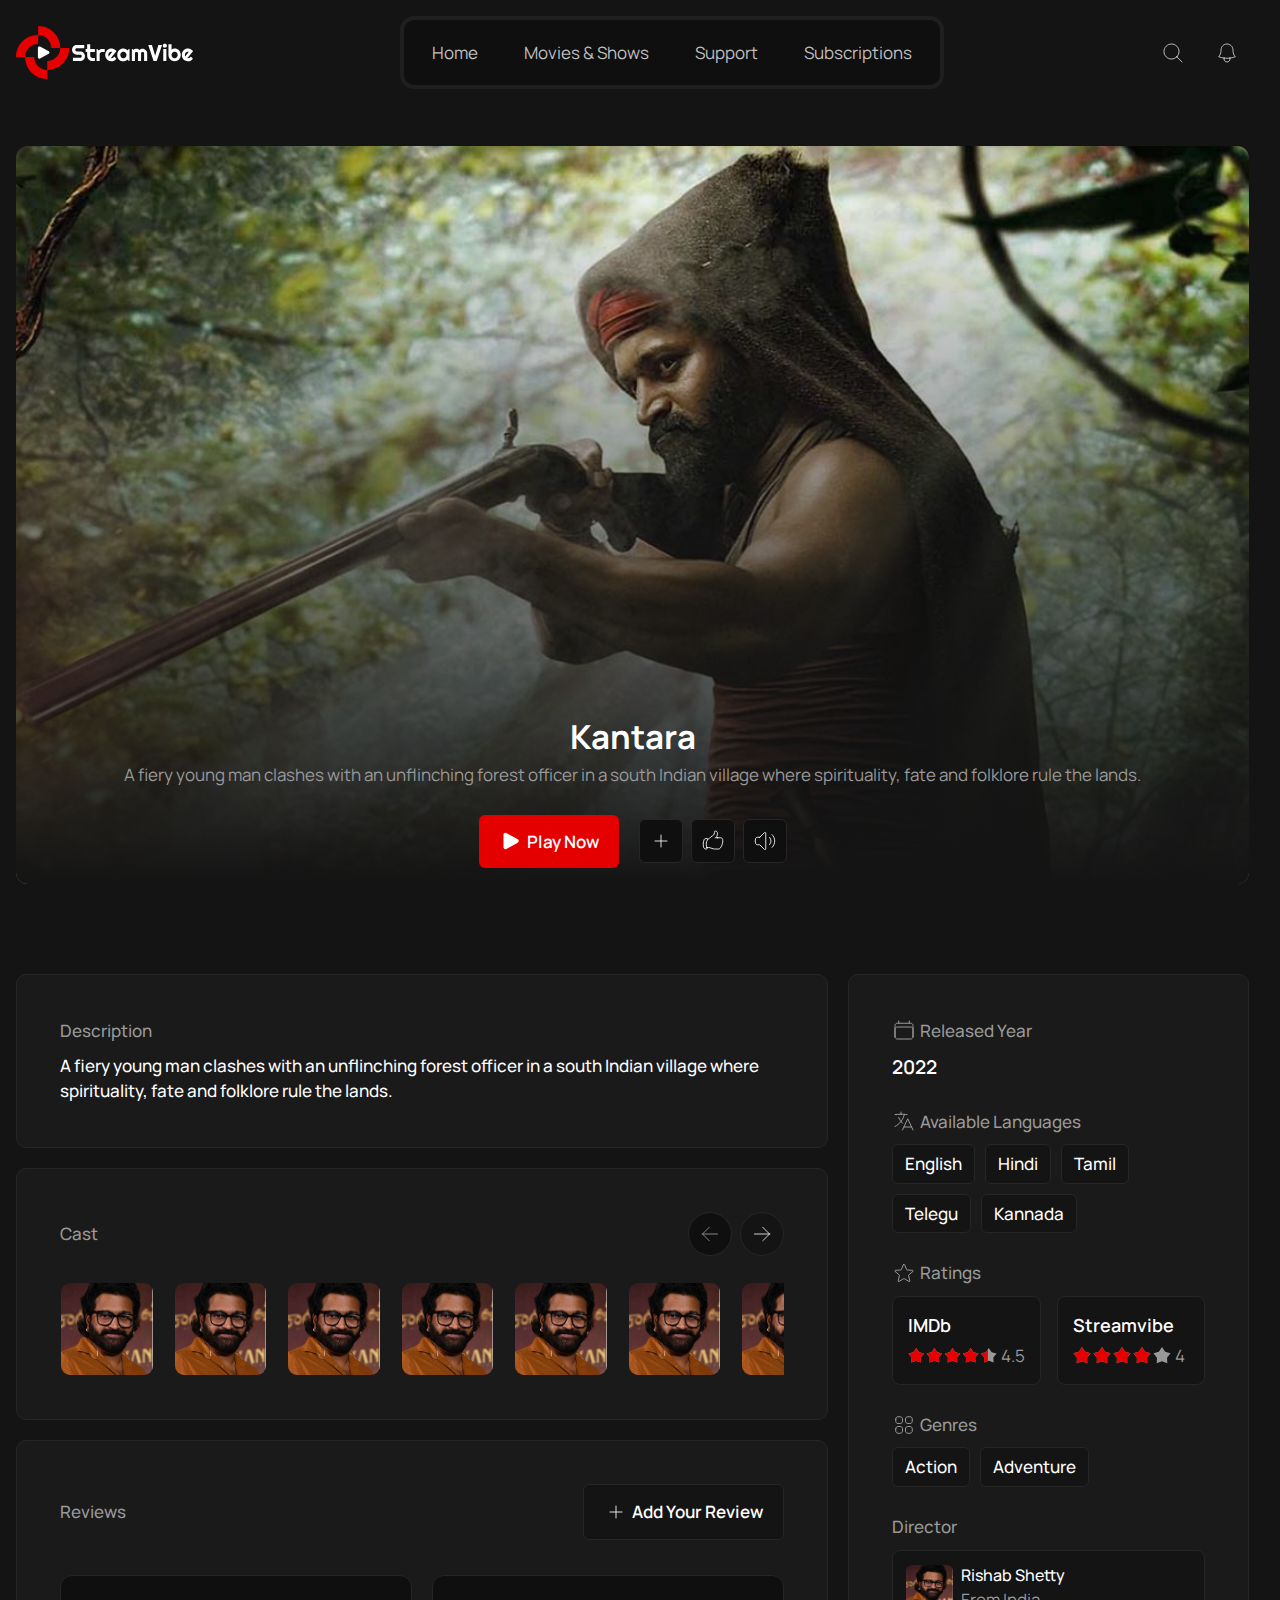
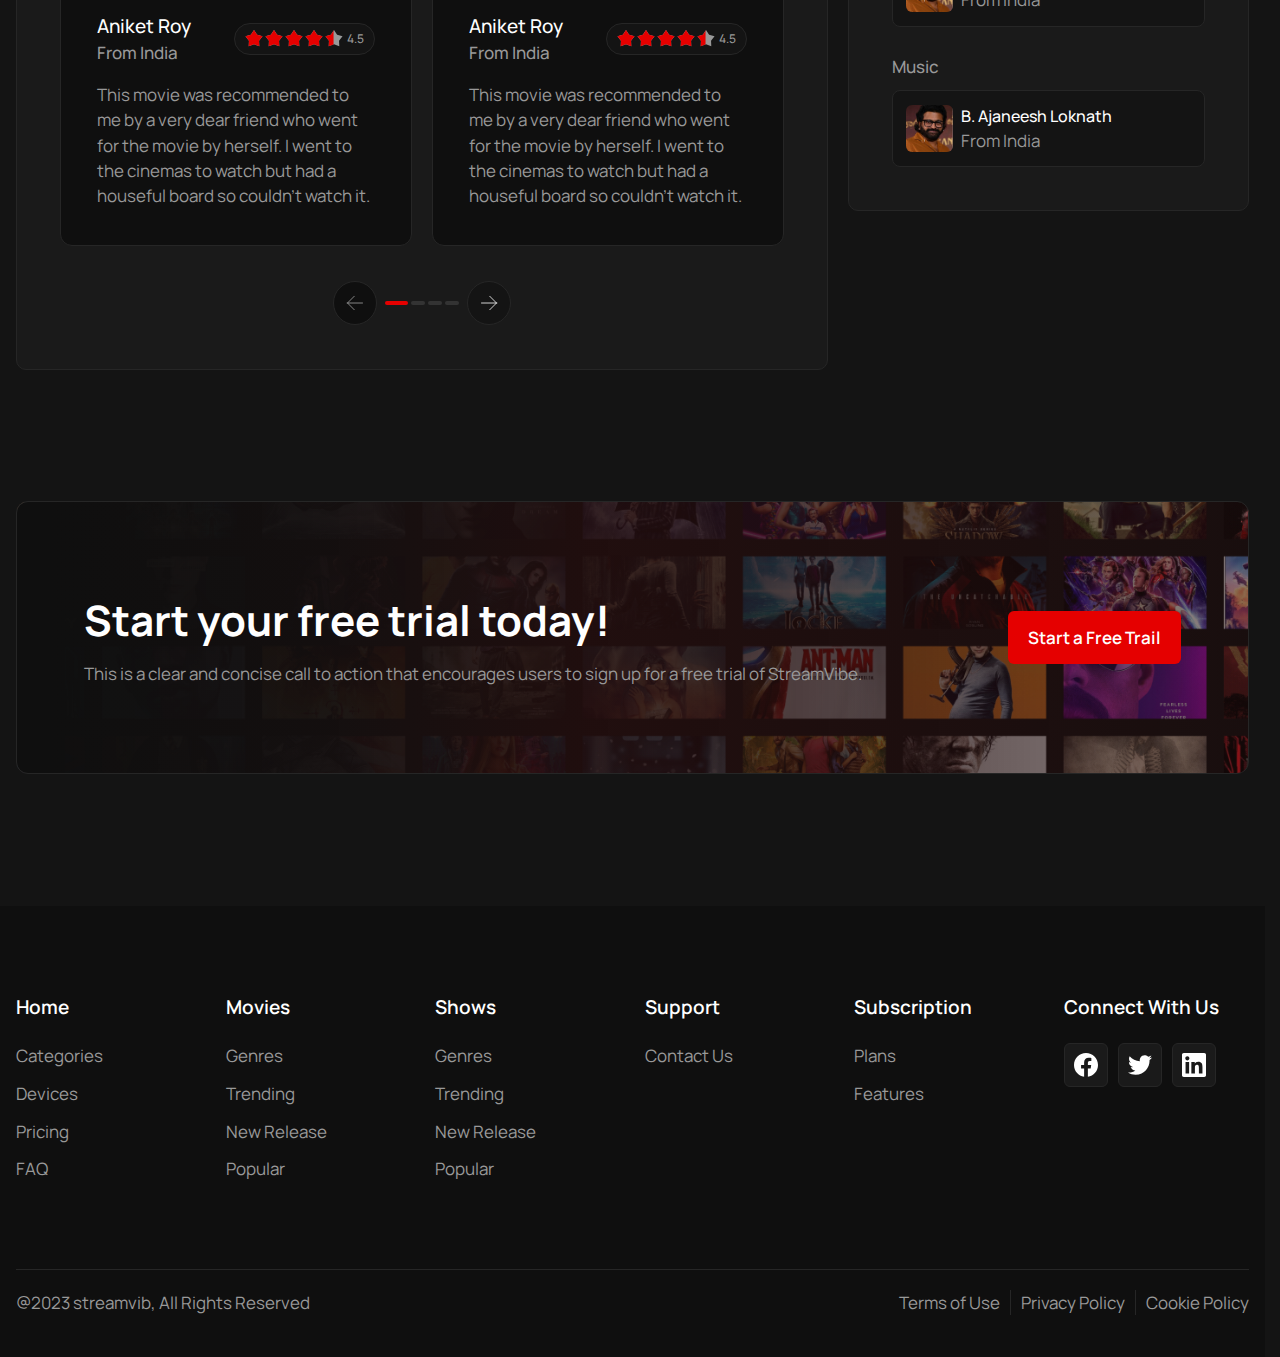
<file: movie.html>
<!doctype html>
<html lang="en">
  <head>
    <meta charset="UTF-8">
    <meta name="viewport" content="width=device-width, initial-scale=1.0">
    <title>Stream Vibe | Movie - Kantara</title>
    <link rel="apple-touch-icon" sizes="180x180" href="/apple-touch-icon.png">
    <link rel="icon" type="image/png" sizes="32x32" href="/favicon-32x32.png">
    <link rel="icon" type="image/png" sizes="16x16" href="/favicon-16x16.png">
    <link rel="manifest" href="/site.webmanifest">
    <script src="/assets/main.js" type="module"></script>
    <link rel="stylesheet" href="/assets/bundle.css">
  </head>
  <body>
    <header class="header" data-js-overlay-menu="">
      <div class="header__inner container">
        <a class="header__logo logo" href="/" title="Home" aria-label="Home">
          <img class="logo__image" src="/Logo.svg" alt="" width="199" height="60" loading="eager">
        </a>
        <dialog class="header__overlay-menu-dialog" data-js-overlay-menu-dialog="">
          <nav class="header__menu">
            <ul class="header__menu-list">
              <li class="header__menu-item">
                <a class="header__menu-link" href="/">Home</a>
              </li>
              <li class="header__menu-item">
                <a class="header__menu-link" href="/movies.html">Movies &amp; Shows</a>
              </li>
              <li class="header__menu-item">
                <a class="header__menu-link" href="/support.html">Support</a>
              </li>
              <li class="header__menu-item">
                <a class="header__menu-link" href="/subscriptions.html">Subscriptions</a>
              </li>
            </ul>
          </nav>
          <div class="header__actions">
            <button class="header__button button button--transparent" title="search" aria-label="search" type="button"><span class="button__icon icon">
                <svg fill="none" stroke="currentColor">
                  <use href="/assets/images/icons.svg#search"></use>
                </svg>
              </span></button>
            <button class="header__button button button--transparent" title="Notifications" aria-label="Notifications" type="button"><span class="button__icon icon">
                <svg fill="none" stroke="currentColor">
                  <use href="/assets/images/icons.svg#bell"></use>
                </svg>
              </span></button>
          </div>
        </dialog>
        <button class="header__burger-button visible-tablet burger-button" type="button" aria-label="Open menu" title="Open menu" data-js-overlay-menu-burger-button="">
          <svg class="burger-button__svg" width="30" height="30" viewBox="0 0 100 100">
            <path class="burger-button__line burger-button__line--1" d="M 20,29.000046 H 80.000231 C 80.000231,29.000046 94.498839,28.817352 94.532987,66.711331 94.543142,77.980673 90.966081,81.670246 85.259173,81.668997 79.552261,81.667751 75.000211,74.999942 75.000211,74.999942 L 25.000021,25.000058"></path>
            <path class="burger-button__line burger-button__line--2" d="M 20,50 H 80"></path>
            <path class="burger-button__line burger-button__line--3" d="M 20,70.999954 H 80.000231 C 80.000231,70.999954 94.498839,71.182648 94.532987,33.288669 94.543142,22.019327 90.966081,18.329754 85.259173,18.331003 79.552261,18.332249 75.000211,25.000058 75.000211,25.000058 L 25.000021,74.999942"></path>
          </svg>
        </button>
      </div>
    </header>
    <main class="content">
      <section class="container" aria-labelledby="movie-banner-title">
        <div class="movie-banner-card">
          <img srcset="/assets/images/2-320x166.jpg 320w, /assets/images/2-400x208.jpg 400w, /assets/images/2-640x333.jpg 640w, /assets/images/2-800x416.jpg 800w, /assets/images/2-1024x532.jpg 1024w, /assets/images/2-1280x666.jpg 1280w, /assets/images/2-1440x749.jpg 1440w, /assets/images/2-1920x998.jpg 1920w, /assets/images/2-2560x1331.jpg 2560w, /assets/images/2-2880x1498.jpg 2880w, /assets/images/2-3188x1670.jpg 3188w" src="/assets/images/2-3188x1670.jpg" sizes="(min-width: 3188px) 3188px, 100vw" width="3188" height="1670" alt decoding="async" loading="lazy" class="movie-banner-card__image">
          <div class="movie-banner-card__inner movie-banner-card__inner--small-padding-Y">
            <div class="movie-banner-card__body">
              <h1 class="movie-banner-card__title h3" id="movie-banner-title">Kantara</h1>
              <div class="movies-banner-card__description hidden-mobile">
                <p>A fiery young man clashes with an unflinching forest officer in a south Indian village where spirituality, fate and folklore rule the lands.</p>
              </div>
            </div>
            <footer class="movie-banner-card__footer">
              <button class="movie-banner-card__play-button button" type="button"><span class="button__icon icon">
                  <svg fill="currentColor" stroke="none">
                    <use href="/assets/images/icons.svg#play"></use>
                  </svg>
                </span><span class="button__label">Play Now</span></button>
              <div class="movie-banner-card__actions">
                <button class="button button--black-06" title="Add to playlist" aria-label="Add to playlist" type="button"><span class="button__icon icon">
                    <svg fill="none" stroke="currentColor">
                      <use href="/assets/images/icons.svg#plus"></use>
                    </svg>
                  </span></button>
                <button class="button button--black-06" title="Like" aria-label="Like" type="button"><span class="button__icon icon">
                    <svg fill="none" stroke="currentColor">
                      <use href="/assets/images/icons.svg#like"></use>
                    </svg>
                  </span></button>
                <button class="button button--black-06" title="Volume" aria-label="Volume" type="button"><span class="button__icon icon">
                    <svg fill="none" stroke="currentColor">
                      <use href="/assets/images/icons.svg#volume"></use>
                    </svg>
                  </span></button>
              </div>
            </footer>
          </div>
        </div>
      </section>
      <section class="movie-details container" aria-labelledby="movie-details-title">
        <h2 class="visually-hidden" id="movie-details-title">Detailed Movie Information</h2>
        <div class="movie-details__main">
          <div class="movie-details__panel movie-details__panel--description">
            <div class="movie-details__group">
              <h3 class="movie-details__title">Description</h3>
              <div class="movie-details__description">
                <p>A fiery young man clashes with an unflinching forest officer in a south Indian village where spirituality, fate and folklore rule the lands.</p>
              </div>
            </div>
          </div>
          <div class="movie-details__panel">
            <header class="movie-details__panel-header">
              <h3 class="movie-details__title">Cast</h3>
              <div class="slider-navigation slider-navigation--rounded" id="movie-cast-slider-navigation" data-js-slider-navigation="">
                <button class="slider-navigation__arrow-button slider-navigation__arrow-button--prev button button--black-08" title="Previous slide" aria-label="Previous slide" type="button" data-js-slider-prev-button=""><span class="button__icon icon">
                    <svg fill="none" stroke="currentColor">
                      <use href="/assets/images/icons.svg#arrow-left"></use>
                    </svg>
                  </span></button>
                <button class="slider-navigation__arrow-button slider-navigation__arrow-button--next button button--black-08" title="Next slide" aria-label="Next slide" type="button" data-js-slider-next-button=""><span class="button__icon icon">
                    <svg fill="none" stroke="currentColor">
                      <use href="/assets/images/icons.svg#arrow-right"></use>
                    </svg>
                  </span></button>
              </div>
            </header>
            <div class="slider" data-js-slider="{&quot;sliderParams&quot;:{&quot;slidesPerView&quot;:&quot;auto&quot;,&quot;spaceBetween&quot;:10,&quot;breakpoints&quot;:{&quot;1024&quot;:{&quot;spaceBetween&quot;:20,&quot;allowTouchMove&quot;:false}}},&quot;navigationTargetElementId&quot;:&quot;movie-cast-slider-navigation&quot;}">
              <div class="slider__swiper swiper" data-js-slider-swiper="">
                <ul class="slider__list swiper-wrapper">
                  <li class="slider__item swiper-slide">
                    <div class="person-card">
                      <img srcset="/assets/images/1-205x218.jpg 205w" src="/assets/images/1-205x218.jpg" sizes="(min-width: 205px) 205px, 100vw" width="205" height="218" alt="Ivan Ivanov" decoding="async" loading="lazy" class="person-card__image" title="Ivan Ivanov">
                    </div>
                  </li>
                  <li class="slider__item swiper-slide">
                    <div class="person-card">
                      <img srcset="/assets/images/1-205x218.jpg 205w" src="/assets/images/1-205x218.jpg" sizes="(min-width: 205px) 205px, 100vw" width="205" height="218" alt="Ivan Ivanov" decoding="async" loading="lazy" class="person-card__image" title="Ivan Ivanov">
                    </div>
                  </li>
                  <li class="slider__item swiper-slide">
                    <div class="person-card">
                      <img srcset="/assets/images/1-205x218.jpg 205w" src="/assets/images/1-205x218.jpg" sizes="(min-width: 205px) 205px, 100vw" width="205" height="218" alt="Ivan Ivanov" decoding="async" loading="lazy" class="person-card__image" title="Ivan Ivanov">
                    </div>
                  </li>
                  <li class="slider__item swiper-slide">
                    <div class="person-card">
                      <img srcset="/assets/images/1-205x218.jpg 205w" src="/assets/images/1-205x218.jpg" sizes="(min-width: 205px) 205px, 100vw" width="205" height="218" alt="Ivan Ivanov" decoding="async" loading="lazy" class="person-card__image" title="Ivan Ivanov">
                    </div>
                  </li>
                  <li class="slider__item swiper-slide">
                    <div class="person-card">
                      <img srcset="/assets/images/1-205x218.jpg 205w" src="/assets/images/1-205x218.jpg" sizes="(min-width: 205px) 205px, 100vw" width="205" height="218" alt="Ivan Ivanov" decoding="async" loading="lazy" class="person-card__image" title="Ivan Ivanov">
                    </div>
                  </li>
                  <li class="slider__item swiper-slide">
                    <div class="person-card">
                      <img srcset="/assets/images/1-205x218.jpg 205w" src="/assets/images/1-205x218.jpg" sizes="(min-width: 205px) 205px, 100vw" width="205" height="218" alt="Ivan Ivanov" decoding="async" loading="lazy" class="person-card__image" title="Ivan Ivanov">
                    </div>
                  </li>
                  <li class="slider__item swiper-slide">
                    <div class="person-card">
                      <img srcset="/assets/images/1-205x218.jpg 205w" src="/assets/images/1-205x218.jpg" sizes="(min-width: 205px) 205px, 100vw" width="205" height="218" alt="Ivan Ivanov" decoding="async" loading="lazy" class="person-card__image" title="Ivan Ivanov">
                    </div>
                  </li>
                  <li class="slider__item swiper-slide">
                    <div class="person-card">
                      <img srcset="/assets/images/1-205x218.jpg 205w" src="/assets/images/1-205x218.jpg" sizes="(min-width: 205px) 205px, 100vw" width="205" height="218" alt="Ivan Ivanov" decoding="async" loading="lazy" class="person-card__image" title="Ivan Ivanov">
                    </div>
                  </li>
                  <li class="slider__item swiper-slide">
                    <div class="person-card">
                      <img srcset="/assets/images/1-205x218.jpg 205w" src="/assets/images/1-205x218.jpg" sizes="(min-width: 205px) 205px, 100vw" width="205" height="218" alt="Ivan Ivanov" decoding="async" loading="lazy" class="person-card__image" title="Ivan Ivanov">
                    </div>
                  </li>
                </ul>
              </div>
            </div>
          </div>
          <div class="movie-details__panel movie-details__panel--large-gap-y">
            <header class="movie-details__panel-header">
              <h3 class="movie-details__title">Reviews</h3>
              <a class="button button--black-08" href="/"><span class="button__icon icon">
                  <svg fill="none" stroke="currentColor">
                    <use href="/assets/images/icons.svg#plus"></use>
                  </svg>
                </span><span class="button__label">Add Your Review</span></a>
            </header>
            <div class="slider" data-js-slider="{&quot;sliderParams&quot;:{&quot;slidesPerView&quot;:2,&quot;slidesPerGroup&quot;:2,&quot;spaceBetween&quot;:16,&quot;breakpoints&quot;:{&quot;0&quot;:{&quot;slidesPerView&quot;:1,&quot;slidesPerGroup&quot;:1},&quot;1024&quot;:{&quot;slidesPerView&quot;:2,&quot;slidesPerGroup&quot;:2,&quot;allowTouchMove&quot;:false,&quot;spaceBetween&quot;:20}}},&quot;navigationTargetElementId&quot;:null}">
              <div class="slider__swiper swiper" data-js-slider-swiper="">
                <ul class="slider__list swiper-wrapper">
                  <li class="slider__item swiper-slide">
                    <div class="review-card">
                      <header class="review-card__header">
                        <div class="review-card__author">
                          <h4 class="review-card__name h6">Aniket Roy</h4>
                          <p class="review-card__subtitle">From India</p>
                        </div>
                        <div class="badge"><span>
                            <div class="rating-view" aria-label="Rating 4.5 stars" title="Rating 4.5 stars" style="--ratingViewValue:4.5">
                              <div class="rating-view__stars">
                                <img class="rating-view__stars-unfilled" src="/rating/stars_unfilled.svg" width="98" height="18" alt="">
                                <img class="rating-view__stars-filled" src="/rating/stars_filled.svg" width="98" height="18" alt="">
                              </div>
                              <div class="rating-view__label">4.5</div>
                            </div>
                          </span></div>
                      </header>
                      <div class="review-card__body">
                        <p>This movie was recommended to me by a very dear friend who went for the movie by herself. I went to the cinemas to watch but had a houseful board so couldn’t watch it.</p>
                      </div>
                    </div>
                  </li>
                  <li class="slider__item swiper-slide">
                    <div class="review-card">
                      <header class="review-card__header">
                        <div class="review-card__author">
                          <h4 class="review-card__name h6">Aniket Roy</h4>
                          <p class="review-card__subtitle">From India</p>
                        </div>
                        <div class="badge"><span>
                            <div class="rating-view" aria-label="Rating 4.5 stars" title="Rating 4.5 stars" style="--ratingViewValue:4.5">
                              <div class="rating-view__stars">
                                <img class="rating-view__stars-unfilled" src="/rating/stars_unfilled.svg" width="98" height="18" alt="">
                                <img class="rating-view__stars-filled" src="/rating/stars_filled.svg" width="98" height="18" alt="">
                              </div>
                              <div class="rating-view__label">4.5</div>
                            </div>
                          </span></div>
                      </header>
                      <div class="review-card__body">
                        <p>This movie was recommended to me by a very dear friend who went for the movie by herself. I went to the cinemas to watch but had a houseful board so couldn’t watch it.</p>
                      </div>
                    </div>
                  </li>
                  <li class="slider__item swiper-slide">
                    <div class="review-card">
                      <header class="review-card__header">
                        <div class="review-card__author">
                          <h4 class="review-card__name h6">Aniket Roy</h4>
                          <p class="review-card__subtitle">From India</p>
                        </div>
                        <div class="badge"><span>
                            <div class="rating-view" aria-label="Rating 4.5 stars" title="Rating 4.5 stars" style="--ratingViewValue:4.5">
                              <div class="rating-view__stars">
                                <img class="rating-view__stars-unfilled" src="/rating/stars_unfilled.svg" width="98" height="18" alt="">
                                <img class="rating-view__stars-filled" src="/rating/stars_filled.svg" width="98" height="18" alt="">
                              </div>
                              <div class="rating-view__label">4.5</div>
                            </div>
                          </span></div>
                      </header>
                      <div class="review-card__body">
                        <p>This movie was recommended to me by a very dear friend who went for the movie by herself. I went to the cinemas to watch but had a houseful board so couldn’t watch it.</p>
                      </div>
                    </div>
                  </li>
                  <li class="slider__item swiper-slide">
                    <div class="review-card">
                      <header class="review-card__header">
                        <div class="review-card__author">
                          <h4 class="review-card__name h6">Aniket Roy</h4>
                          <p class="review-card__subtitle">From India</p>
                        </div>
                        <div class="badge"><span>
                            <div class="rating-view" aria-label="Rating 4.5 stars" title="Rating 4.5 stars" style="--ratingViewValue:4.5">
                              <div class="rating-view__stars">
                                <img class="rating-view__stars-unfilled" src="/rating/stars_unfilled.svg" width="98" height="18" alt="">
                                <img class="rating-view__stars-filled" src="/rating/stars_filled.svg" width="98" height="18" alt="">
                              </div>
                              <div class="rating-view__label">4.5</div>
                            </div>
                          </span></div>
                      </header>
                      <div class="review-card__body">
                        <p>This movie was recommended to me by a very dear friend who went for the movie by herself. I went to the cinemas to watch but had a houseful board so couldn’t watch it.</p>
                      </div>
                    </div>
                  </li>
                  <li class="slider__item swiper-slide">
                    <div class="review-card">
                      <header class="review-card__header">
                        <div class="review-card__author">
                          <h4 class="review-card__name h6">Aniket Roy</h4>
                          <p class="review-card__subtitle">From India</p>
                        </div>
                        <div class="badge"><span>
                            <div class="rating-view" aria-label="Rating 4.5 stars" title="Rating 4.5 stars" style="--ratingViewValue:4.5">
                              <div class="rating-view__stars">
                                <img class="rating-view__stars-unfilled" src="/rating/stars_unfilled.svg" width="98" height="18" alt="">
                                <img class="rating-view__stars-filled" src="/rating/stars_filled.svg" width="98" height="18" alt="">
                              </div>
                              <div class="rating-view__label">4.5</div>
                            </div>
                          </span></div>
                      </header>
                      <div class="review-card__body">
                        <p>This movie was recommended to me by a very dear friend who went for the movie by herself. I went to the cinemas to watch but had a houseful board so couldn’t watch it.</p>
                      </div>
                    </div>
                  </li>
                  <li class="slider__item swiper-slide">
                    <div class="review-card">
                      <header class="review-card__header">
                        <div class="review-card__author">
                          <h4 class="review-card__name h6">Aniket Roy</h4>
                          <p class="review-card__subtitle">From India</p>
                        </div>
                        <div class="badge"><span>
                            <div class="rating-view" aria-label="Rating 4.5 stars" title="Rating 4.5 stars" style="--ratingViewValue:4.5">
                              <div class="rating-view__stars">
                                <img class="rating-view__stars-unfilled" src="/rating/stars_unfilled.svg" width="98" height="18" alt="">
                                <img class="rating-view__stars-filled" src="/rating/stars_filled.svg" width="98" height="18" alt="">
                              </div>
                              <div class="rating-view__label">4.5</div>
                            </div>
                          </span></div>
                      </header>
                      <div class="review-card__body">
                        <p>This movie was recommended to me by a very dear friend who went for the movie by herself. I went to the cinemas to watch but had a houseful board so couldn’t watch it.</p>
                      </div>
                    </div>
                  </li>
                  <li class="slider__item swiper-slide">
                    <div class="review-card">
                      <header class="review-card__header">
                        <div class="review-card__author">
                          <h4 class="review-card__name h6">Aniket Roy</h4>
                          <p class="review-card__subtitle">From India</p>
                        </div>
                        <div class="badge"><span>
                            <div class="rating-view" aria-label="Rating 4.5 stars" title="Rating 4.5 stars" style="--ratingViewValue:4.5">
                              <div class="rating-view__stars">
                                <img class="rating-view__stars-unfilled" src="/rating/stars_unfilled.svg" width="98" height="18" alt="">
                                <img class="rating-view__stars-filled" src="/rating/stars_filled.svg" width="98" height="18" alt="">
                              </div>
                              <div class="rating-view__label">4.5</div>
                            </div>
                          </span></div>
                      </header>
                      <div class="review-card__body">
                        <p>This movie was recommended to me by a very dear friend who went for the movie by herself. I went to the cinemas to watch but had a houseful board so couldn’t watch it.</p>
                      </div>
                    </div>
                  </li>
                  <li class="slider__item swiper-slide">
                    <div class="review-card">
                      <header class="review-card__header">
                        <div class="review-card__author">
                          <h4 class="review-card__name h6">Aniket Roy</h4>
                          <p class="review-card__subtitle">From India</p>
                        </div>
                        <div class="badge"><span>
                            <div class="rating-view" aria-label="Rating 4.5 stars" title="Rating 4.5 stars" style="--ratingViewValue:4.5">
                              <div class="rating-view__stars">
                                <img class="rating-view__stars-unfilled" src="/rating/stars_unfilled.svg" width="98" height="18" alt="">
                                <img class="rating-view__stars-filled" src="/rating/stars_filled.svg" width="98" height="18" alt="">
                              </div>
                              <div class="rating-view__label">4.5</div>
                            </div>
                          </span></div>
                      </header>
                      <div class="review-card__body">
                        <p>This movie was recommended to me by a very dear friend who went for the movie by herself. I went to the cinemas to watch but had a houseful board so couldn’t watch it.</p>
                      </div>
                    </div>
                  </li>
                </ul>
              </div>
              <div class="slider__navigation slider-navigation slider-navigation--rounded" data-js-slider-navigation="">
                <button class="slider-navigation__arrow-button slider-navigation__arrow-button--prev button button--black-08" title="Previous slide" aria-label="Previous slide" type="button" data-js-slider-prev-button=""><span class="button__icon icon">
                    <svg fill="none" stroke="currentColor">
                      <use href="/assets/images/icons.svg#arrow-left"></use>
                    </svg>
                  </span></button>
                <div class="slider-navigation__pagination" data-js-slider-pagination=""></div>
                <button class="slider-navigation__arrow-button slider-navigation__arrow-button--next button button--black-08" title="Next slide" aria-label="Next slide" type="button" data-js-slider-next-button=""><span class="button__icon icon">
                    <svg fill="none" stroke="currentColor">
                      <use href="/assets/images/icons.svg#arrow-right"></use>
                    </svg>
                  </span></button>
              </div>
            </div>
          </div>
        </div>
        <aside class="movie-details__info">
          <div class="movie-details__panel">
            <div class="movie-details__groups">
              <div class="movie-details__group">
                <h3 class="movie-details__title"><span class="icon">
                    <svg fill="none" stroke="currentColor">
                      <use href="/assets/images/icons.svg#calendar"></use>
                    </svg>
                  </span><span>Released Year</span></h3>
                <div class="movie-details__description">
                  <time class="h6" dateTime="2022">2022</time>
                </div>
              </div>
              <div class="movie-details__group">
                <h3 class="movie-details__title"><span class="icon">
                    <svg fill="none" stroke="currentColor">
                      <use href="/assets/images/icons.svg#language"></use>
                    </svg>
                  </span><span>Available Languages</span></h3>
                <div class="tags">
                  <ul class="tags__list">
                    <li class="tags__item">English</li>
                    <li class="tags__item">Hindi</li>
                    <li class="tags__item">Tamil</li>
                    <li class="tags__item">Telegu</li>
                    <li class="tags__item">Kannada</li>
                  </ul>
                </div>
              </div>
              <div class="movie-details__group">
                <h3 class="movie-details__title"><span class="icon">
                    <svg fill="none" stroke="currentColor">
                      <use href="/assets/images/icons.svg#star-empty"></use>
                    </svg>
                  </span><span>Ratings</span></h3>
                <div class="ratings">
                  <ul class="ratings__list">
                    <li class="ratings__item">
                      <h4 class="ratings__title">IMDb</h4>
                      <div class="rating-view" aria-label="Rating 4.5 stars" title="Rating 4.5 stars" style="--ratingViewValue:4.5">
                        <div class="rating-view__stars">
                          <img class="rating-view__stars-unfilled" src="/rating/stars_unfilled.svg" width="98" height="18" alt="">
                          <img class="rating-view__stars-filled" src="/rating/stars_filled.svg" width="98" height="18" alt="">
                        </div>
                        <div class="rating-view__label">4.5</div>
                      </div>
                    </li>
                    <li class="ratings__item">
                      <h4 class="ratings__title">Streamvibe</h4>
                      <div class="rating-view" aria-label="Rating 4 stars" title="Rating 4 stars" style="--ratingViewValue:4">
                        <div class="rating-view__stars">
                          <img class="rating-view__stars-unfilled" src="/rating/stars_unfilled.svg" width="98" height="18" alt="">
                          <img class="rating-view__stars-filled" src="/rating/stars_filled.svg" width="98" height="18" alt="">
                        </div>
                        <div class="rating-view__label">4</div>
                      </div>
                    </li>
                  </ul>
                </div>
              </div>
              <div class="movie-details__group">
                <h3 class="movie-details__title"><span class="icon">
                    <svg fill="none" stroke="currentColor">
                      <use href="/assets/images/icons.svg#cubes"></use>
                    </svg>
                  </span><span>Genres</span></h3>
                <div class="tags">
                  <ul class="tags__list">
                    <li class="tags__item">Action</li>
                    <li class="tags__item">Adventure</li>
                  </ul>
                </div>
              </div>
              <div class="movie-details__group">
                <h3 class="movie-details__title">Director</h3>
                <div class="person-card">
                  <img srcset="/assets/images/1-205x218.jpg 205w" src="/assets/images/1-205x218.jpg" sizes="(min-width: 205px) 205px, 100vw" width="205" height="218" alt decoding="async" loading="lazy" class="person-card__image">
                  <div class="person-card__body">
                    <h4 class="person-card__name">Rishab Shetty</h4>
                    <p class="person-card__subtitle">From India</p>
                  </div>
                </div>
              </div>
              <div class="movie-details__group">
                <h3 class="movie-details__title">Music</h3>
                <div class="person-card">
                  <img srcset="/assets/images/1-205x218.jpg 205w" src="/assets/images/1-205x218.jpg" sizes="(min-width: 205px) 205px, 100vw" width="205" height="218" alt decoding="async" loading="lazy" class="person-card__image">
                  <div class="person-card__body">
                    <h4 class="person-card__name">B. Ajaneesh Loknath</h4>
                    <p class="person-card__subtitle">From India</p>
                  </div>
                </div>
              </div>
            </div>
          </div>
        </aside>
      </section>
      <section class="banner container" aria-labelledby="banner-title">
        <div class="banner__inner">
          <div class="banner__body">
            <h2 class="banner__title">Start your free trial today!</h2>
            <div class="banner__description">
              <p>This is a clear and concise call to action that encourages users to sign up for a free trial of StreamVibe.</p>
            </div>
          </div>
          <a class="banner__button button" href="/subscriptions.html"><span class="button__label">Start a Free Trail</span></a>
        </div>
      </section>
    </main>
    <footer class="footer">
      <div class="footer__inner container">
        <nav class="footer__menu">
          <div class="footer__menu-column">
            <a class="footer__menu-title h6" href="/">Home</a>
            <ul class="footer__menu-list">
              <li class="footer__menu-item">
                <a class="footer__menu-link" href="/">Categories</a>
              </li>
              <li class="footer__menu-item">
                <a class="footer__menu-link" href="/">Devices</a>
              </li>
              <li class="footer__menu-item">
                <a class="footer__menu-link" href="/">Pricing</a>
              </li>
              <li class="footer__menu-item">
                <a class="footer__menu-link" href="/">FAQ</a>
              </li>
            </ul>
          </div>
          <div class="footer__menu-column">
            <a class="footer__menu-title h6" href="/">Movies</a>
            <ul class="footer__menu-list">
              <li class="footer__menu-item">
                <a class="footer__menu-link" href="/">Genres</a>
              </li>
              <li class="footer__menu-item">
                <a class="footer__menu-link" href="/">Trending</a>
              </li>
              <li class="footer__menu-item">
                <a class="footer__menu-link" href="/">New Release</a>
              </li>
              <li class="footer__menu-item">
                <a class="footer__menu-link" href="/">Popular</a>
              </li>
            </ul>
          </div>
          <div class="footer__menu-column">
            <a class="footer__menu-title h6" href="/">Shows</a>
            <ul class="footer__menu-list">
              <li class="footer__menu-item">
                <a class="footer__menu-link" href="/">Genres</a>
              </li>
              <li class="footer__menu-item">
                <a class="footer__menu-link" href="/">Trending</a>
              </li>
              <li class="footer__menu-item">
                <a class="footer__menu-link" href="/">New Release</a>
              </li>
              <li class="footer__menu-item">
                <a class="footer__menu-link" href="/">Popular</a>
              </li>
            </ul>
          </div>
          <div class="footer__menu-column">
            <a class="footer__menu-title h6" href="/">Support</a>
            <ul class="footer__menu-list">
              <li class="footer__menu-item">
                <a class="footer__menu-link" href="/">Contact Us</a>
              </li>
            </ul>
          </div>
          <div class="footer__menu-column">
            <a class="footer__menu-title h6" href="/">Subscription</a>
            <ul class="footer__menu-list">
              <li class="footer__menu-item">
                <a class="footer__menu-link" href="/">Plans</a>
              </li>
              <li class="footer__menu-item">
                <a class="footer__menu-link" href="/">Features</a>
              </li>
            </ul>
          </div>
          <div class="footer__menu-column">
            <a class="footer__menu-title h6" href="/">Connect With Us</a>
            <div class="footer__soc1als soc1als">
              <ul class="soc1als__list">
                <li class="soc1als__item">
                  <a class="soc1als__link button button--black-10" title="Facebook" aria-label="Facebook" href="/" target="_blank"><span class="button__icon icon">
                      <svg fill="currentColor" stroke="none">
                        <use href="/assets/images/icons.svg#facebook"></use>
                      </svg>
                    </span></a>
                </li>
                <li class="soc1als__item">
                  <a class="soc1als__link button button--black-10" title="Twitter" aria-label="Twitter" href="/" target="_blank"><span class="button__icon icon">
                      <svg fill="currentColor" stroke="none">
                        <use href="/assets/images/icons.svg#twitter"></use>
                      </svg>
                    </span></a>
                </li>
                <li class="soc1als__item">
                  <a class="soc1als__link button button--black-10" title="LinkedIn" aria-label="LinkedIn" href="/" target="_blank"><span class="button__icon icon">
                      <svg fill="currentColor" stroke="none">
                        <use href="/assets/images/icons.svg#linkedin"></use>
                      </svg>
                    </span></a>
                </li>
              </ul>
            </div>
          </div>
        </nav>
        <div class="footer__extra">
          <p class="footer__copyright">@<time dateTime="2023">2023</time> streamvib, All Rights Reserved</p>
          <div class="footer__extra-links">
            <a class="footer__extra-link" href="/">Terms of Use</a>
            <a class="footer__extra-link" href="/">Privacy Policy</a>
            <a class="footer__extra-link" href="/">Cookie Policy</a>
          </div>
        </div>
      </div>
    </footer>
  </body>
</html>
</file>
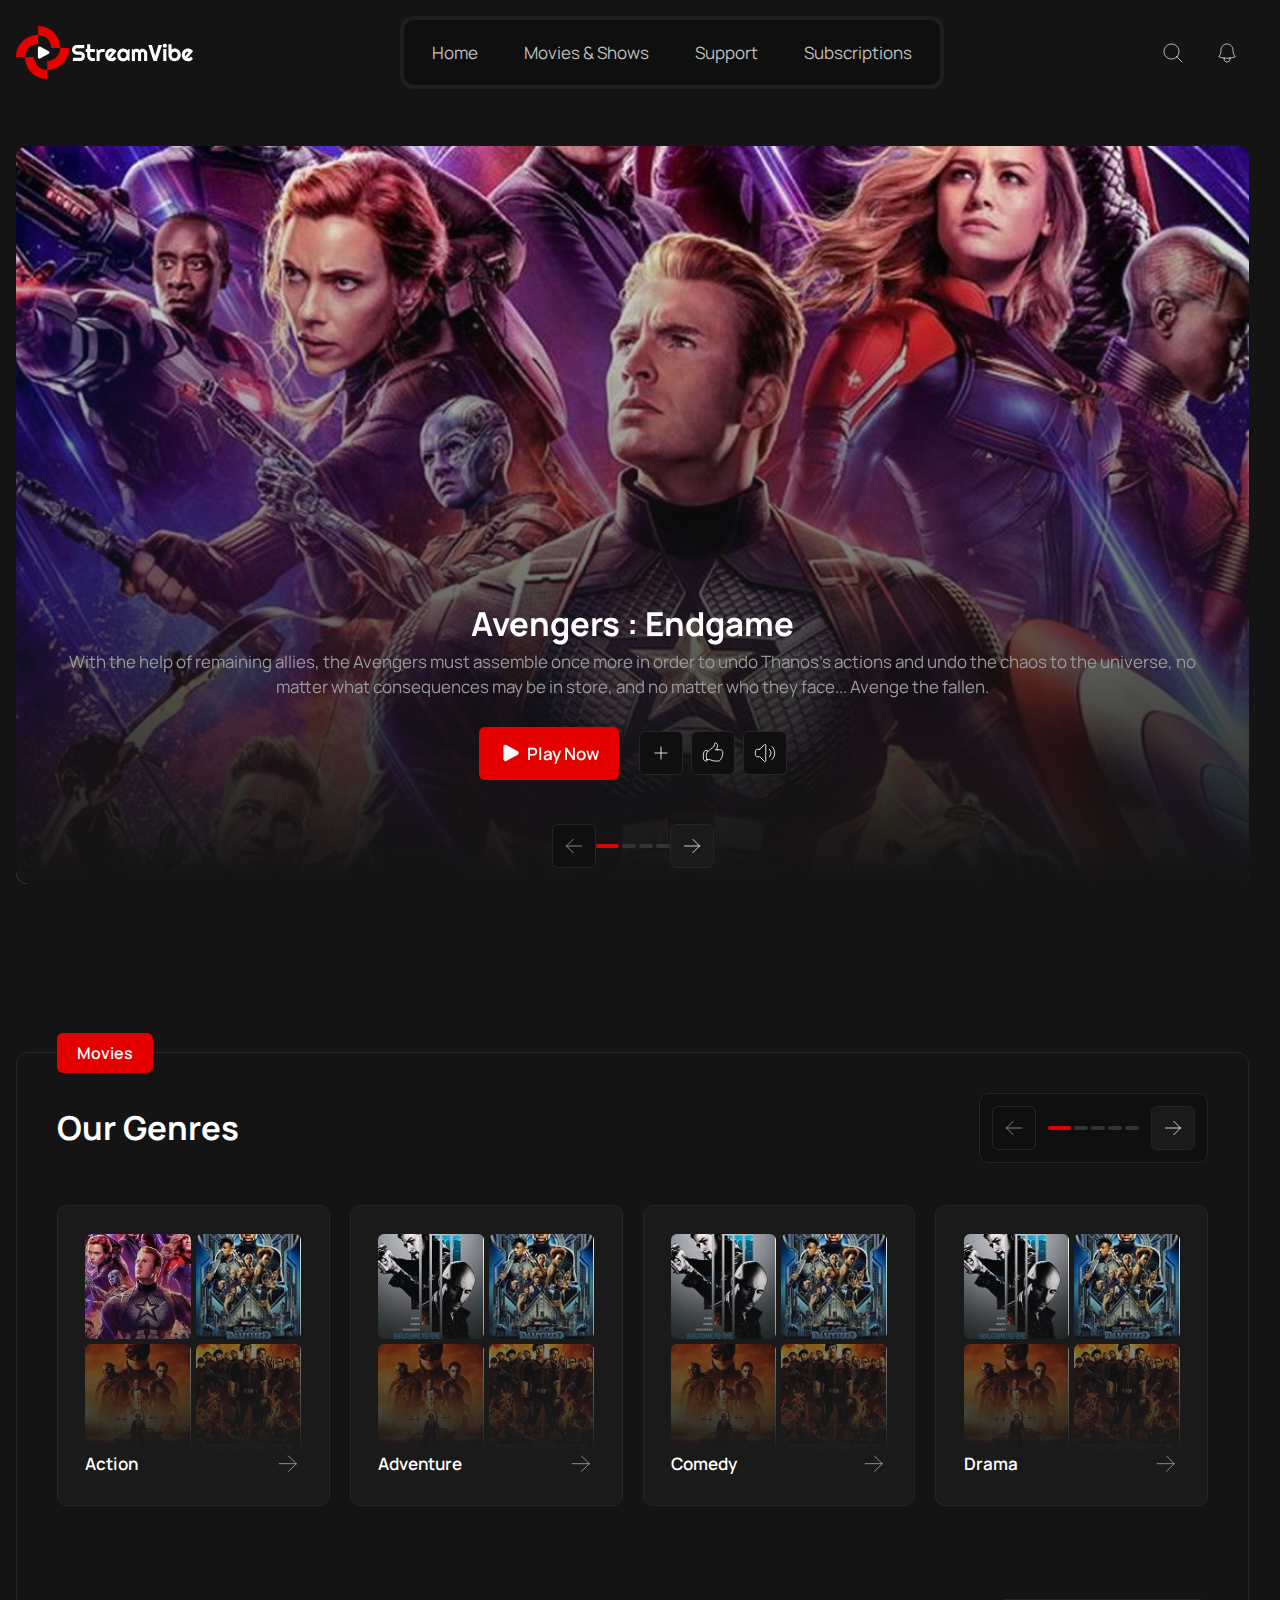
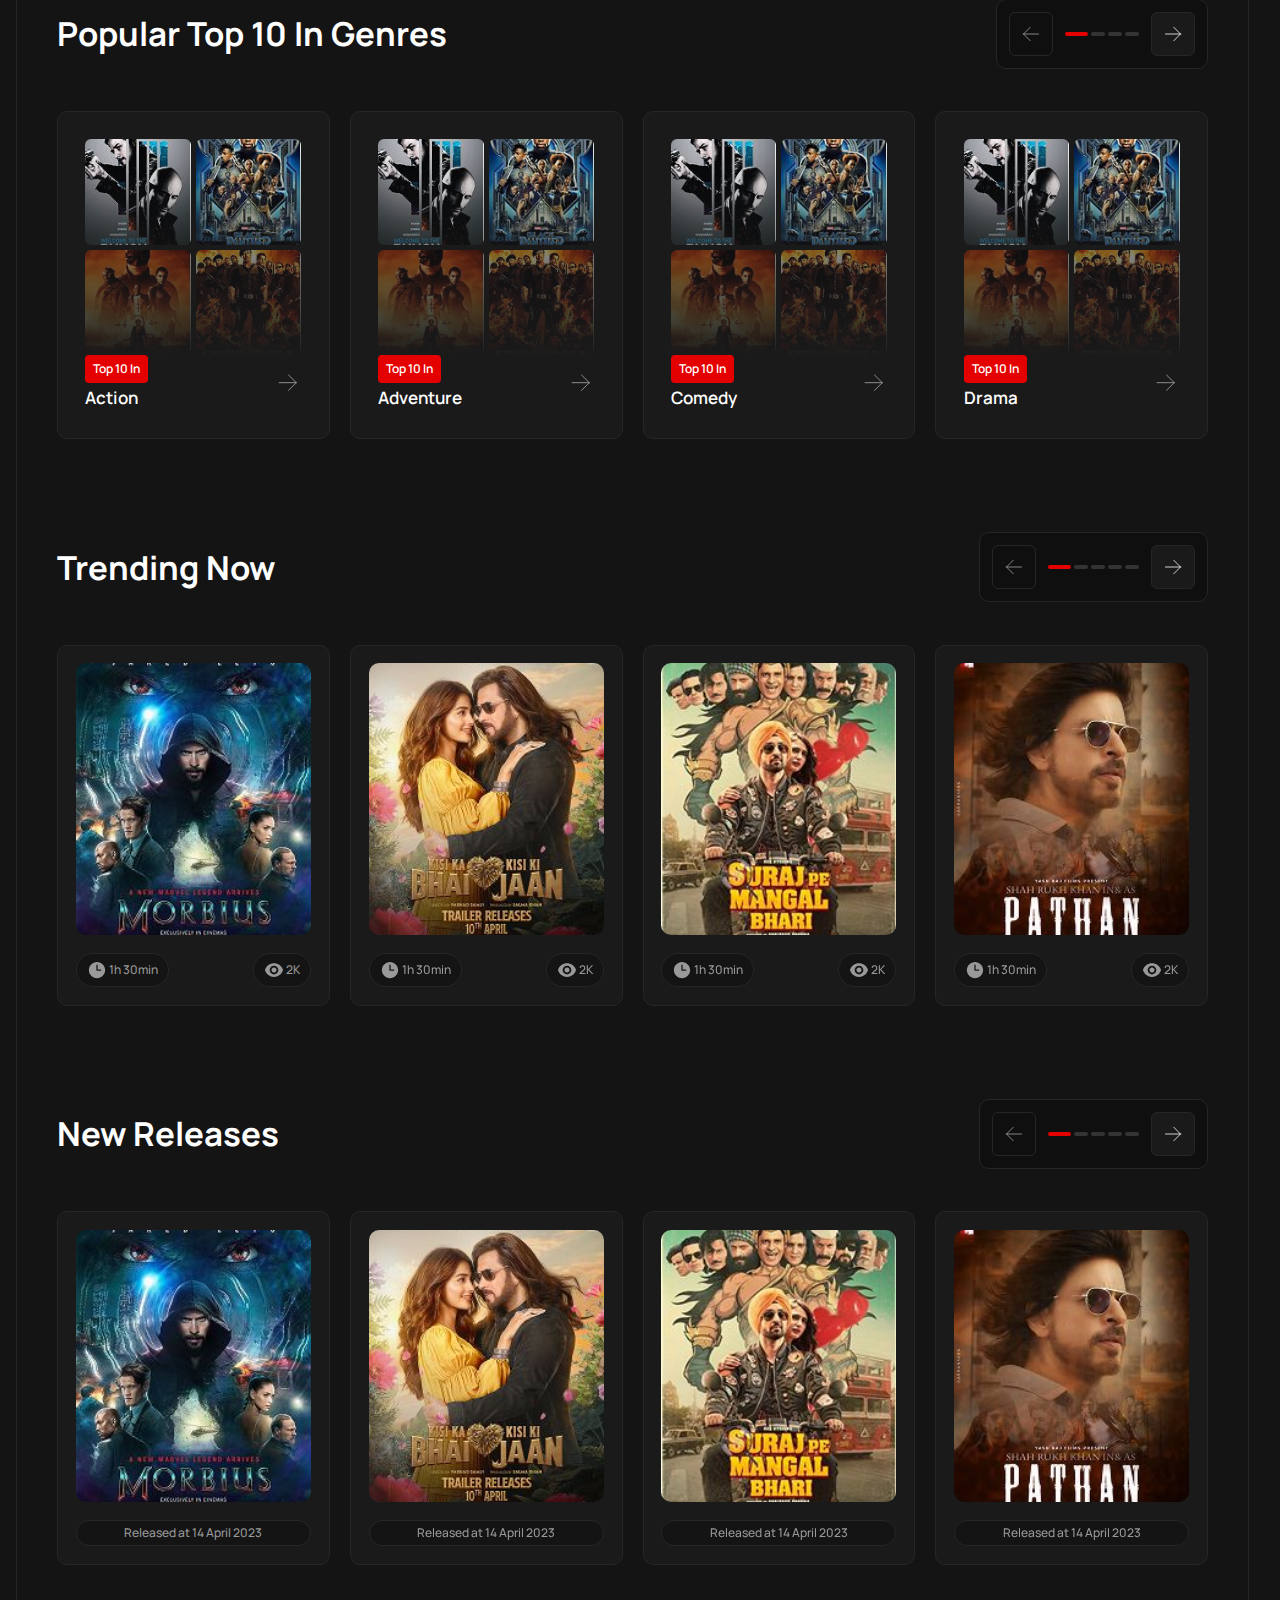
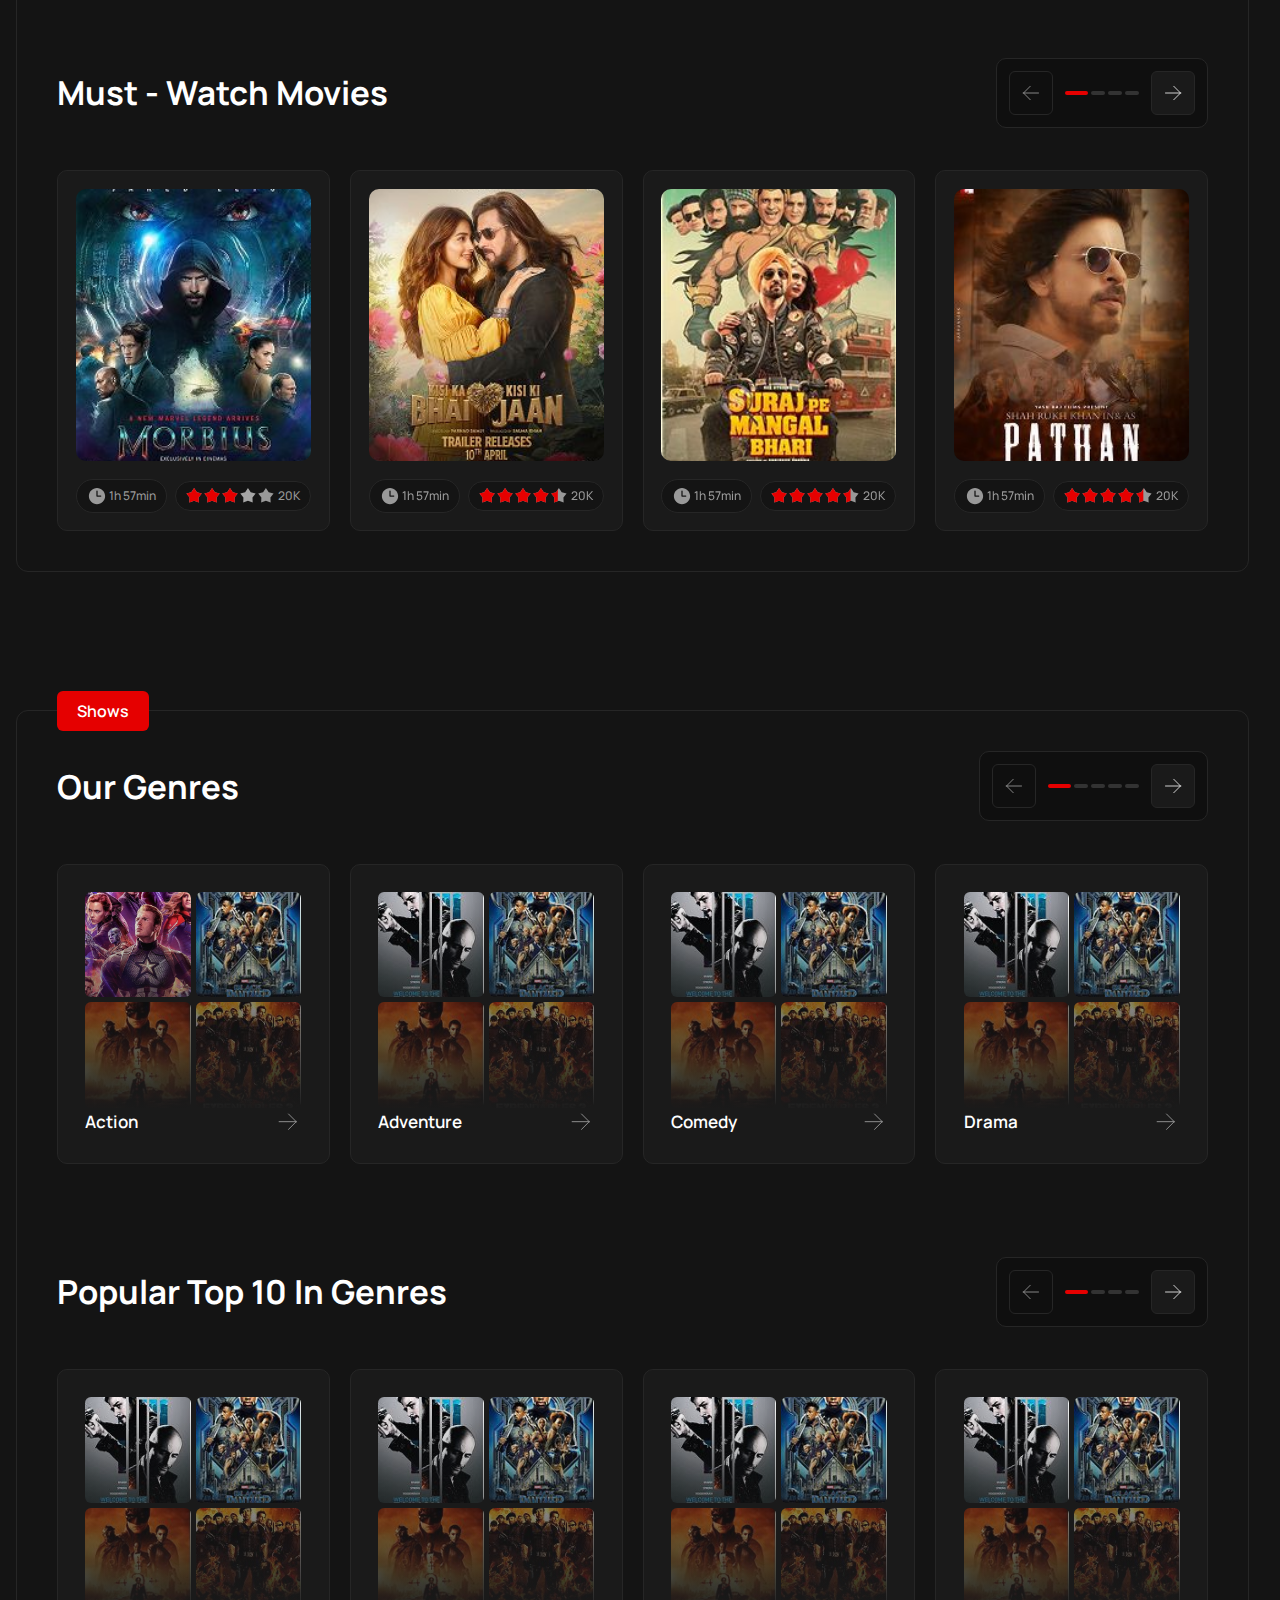
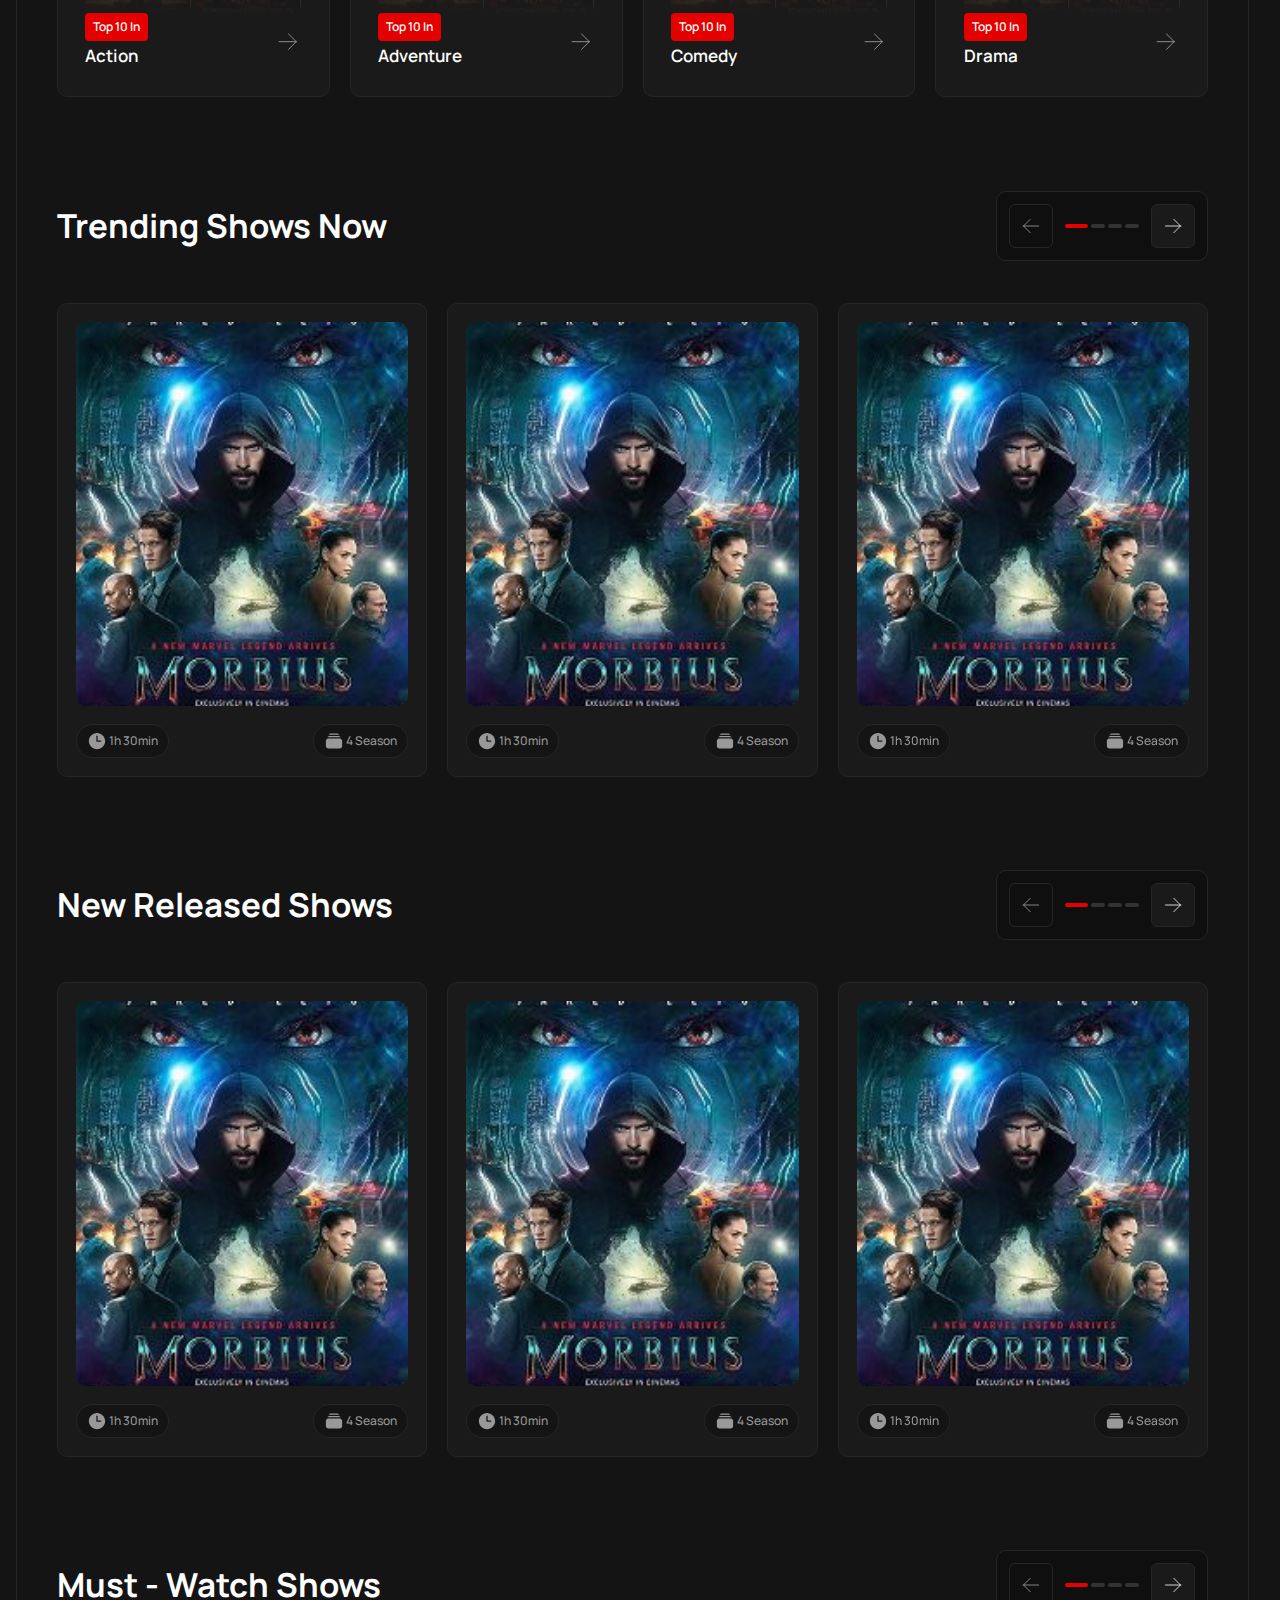
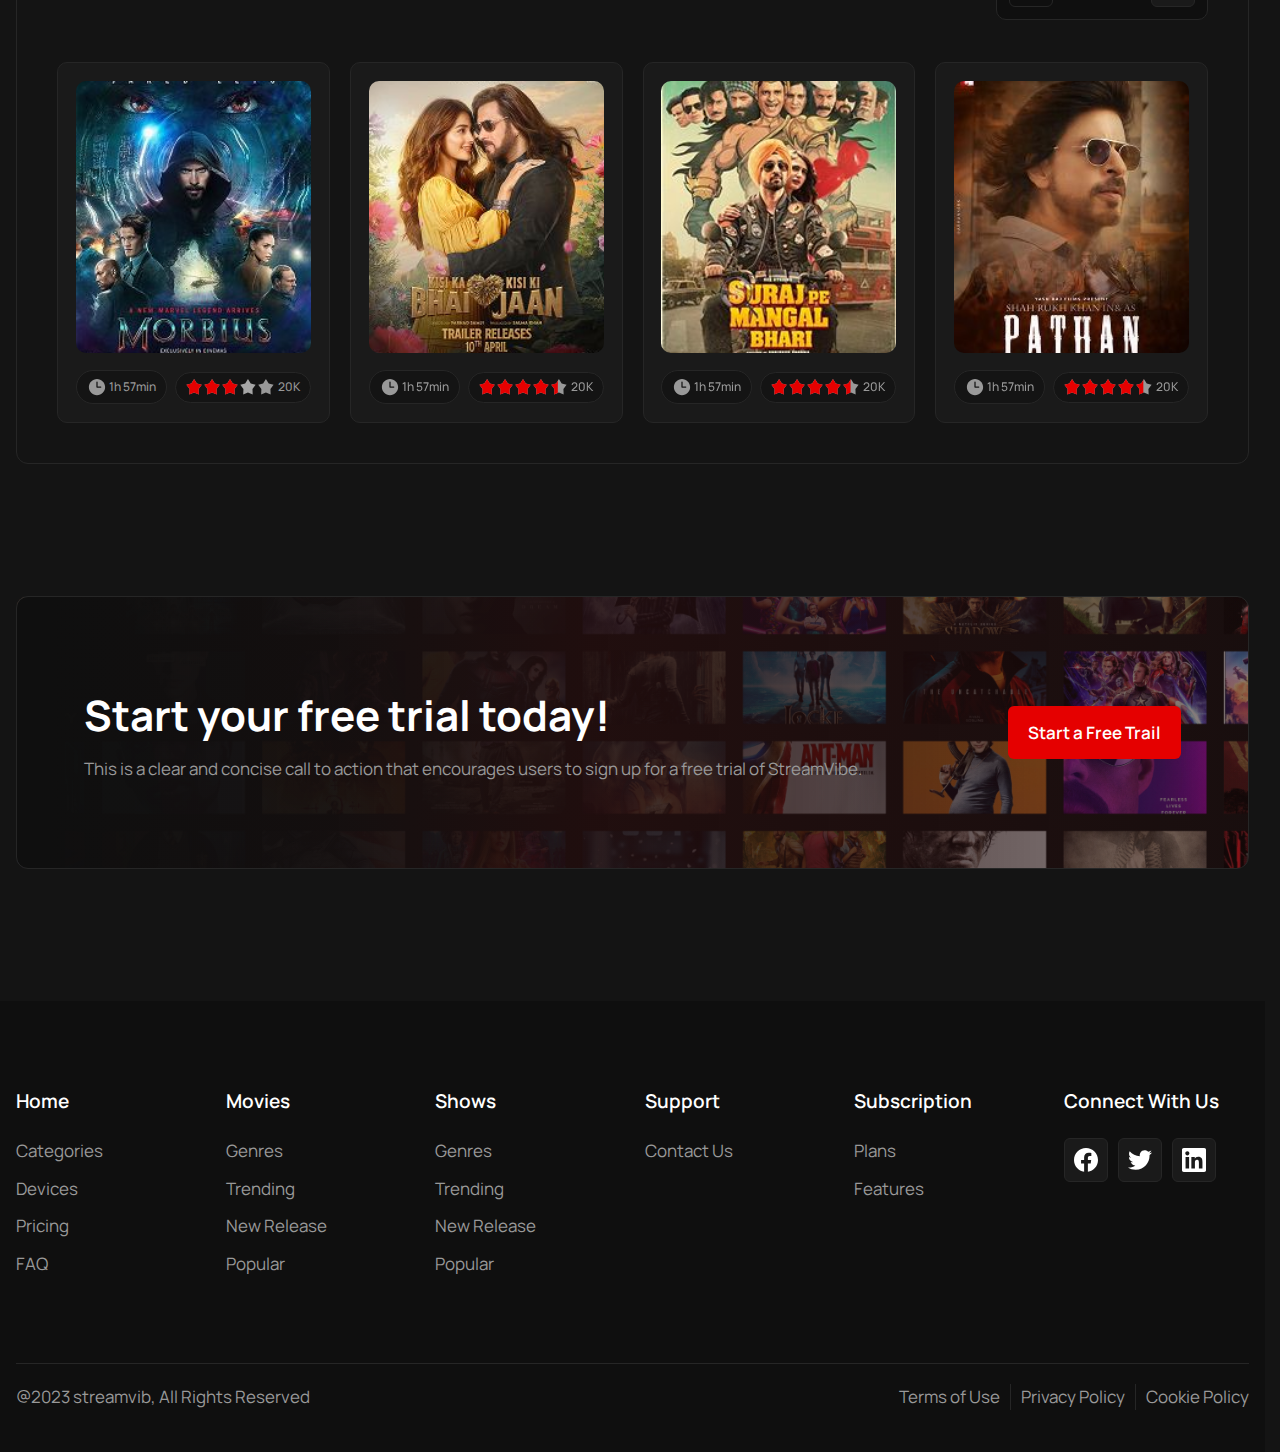
<file: movies.html>
<!doctype html>
<html lang="en">
  <head>
    <meta charset="UTF-8">
    <meta name="viewport" content="width=device-width, initial-scale=1.0">
    <title>Stream Vibe | Movies &amp; Shows</title>
    <link rel="apple-touch-icon" sizes="180x180" href="/apple-touch-icon.png">
    <link rel="icon" type="image/png" sizes="32x32" href="/favicon-32x32.png">
    <link rel="icon" type="image/png" sizes="16x16" href="/favicon-16x16.png">
    <link rel="manifest" href="/site.webmanifest">
    <script src="/assets/main.js" type="module"></script>
    <link rel="stylesheet" href="/assets/bundle.css">
  </head>
  <body>
    <header class="header" data-js-overlay-menu="">
      <div class="header__inner container">
        <a class="header__logo logo" href="/" title="Home" aria-label="Home">
          <img class="logo__image" src="/Logo.svg" alt="" width="199" height="60" loading="eager">
        </a>
        <dialog class="header__overlay-menu-dialog" data-js-overlay-menu-dialog="">
          <nav class="header__menu">
            <ul class="header__menu-list">
              <li class="header__menu-item">
                <a class="header__menu-link" href="/">Home</a>
              </li>
              <li class="header__menu-item">
                <a class="header__menu-link" href="/movies.html">Movies &amp; Shows</a>
              </li>
              <li class="header__menu-item">
                <a class="header__menu-link" href="/support.html">Support</a>
              </li>
              <li class="header__menu-item">
                <a class="header__menu-link" href="/subscriptions.html">Subscriptions</a>
              </li>
            </ul>
          </nav>
          <div class="header__actions">
            <button class="header__button button button--transparent" title="search" aria-label="search" type="button"><span class="button__icon icon">
                <svg fill="none" stroke="currentColor">
                  <use href="/assets/images/icons.svg#search"></use>
                </svg>
              </span></button>
            <button class="header__button button button--transparent" title="Notifications" aria-label="Notifications" type="button"><span class="button__icon icon">
                <svg fill="none" stroke="currentColor">
                  <use href="/assets/images/icons.svg#bell"></use>
                </svg>
              </span></button>
          </div>
        </dialog>
        <button class="header__burger-button visible-tablet burger-button" type="button" aria-label="Open menu" title="Open menu" data-js-overlay-menu-burger-button="">
          <svg class="burger-button__svg" width="30" height="30" viewBox="0 0 100 100">
            <path class="burger-button__line burger-button__line--1" d="M 20,29.000046 H 80.000231 C 80.000231,29.000046 94.498839,28.817352 94.532987,66.711331 94.543142,77.980673 90.966081,81.670246 85.259173,81.668997 79.552261,81.667751 75.000211,74.999942 75.000211,74.999942 L 25.000021,25.000058"></path>
            <path class="burger-button__line burger-button__line--2" d="M 20,50 H 80"></path>
            <path class="burger-button__line burger-button__line--3" d="M 20,70.999954 H 80.000231 C 80.000231,70.999954 94.498839,71.182648 94.532987,33.288669 94.543142,22.019327 90.966081,18.329754 85.259173,18.331003 79.552261,18.332249 75.000211,25.000058 75.000211,25.000058 L 25.000021,74.999942"></path>
          </svg>
        </button>
      </div>
    </header>
    <main class="content">
      <section class="movies-banner container" aria-labelledby="movies-banner-title">
        <h1 class="visually-hidden" id="movies-banner-title">Movies &amp; Shows</h1>
        <div class="slider" data-js-slider="{&quot;sliderParams&quot;:{&quot;slidesPerView&quot;:1,&quot;breakpoints&quot;:{&quot;1024&quot;:{&quot;allowTouchMove&quot;:false}}},&quot;navigationTargetElementId&quot;:null}">
          <div class="slider__swiper swiper" data-js-slider-swiper="">
            <ul class="slider__list swiper-wrapper">
              <li class="slider__item swiper-slide">
                <div class="movie-banner-card">
                  <img srcset="/assets/images/1-320x166.jpg 320w, /assets/images/1-400x208.jpg 400w, /assets/images/1-640x333.jpg 640w, /assets/images/1-800x416.jpg 800w, /assets/images/1-1024x532.jpg 1024w, /assets/images/1-1280x666.jpg 1280w, /assets/images/1-1440x749.jpg 1440w, /assets/images/1-1920x998.jpg 1920w, /assets/images/1-2391x1253.jpg 2391w" src="/assets/images/1-2391x1253.jpg" sizes="(min-width: 2391px) 2391px, 100vw" width="2391" height="1253" alt decoding="async" loading="lazy" class="movie-banner-card__image">
                  <div class="movie-banner-card__inner">
                    <div class="movie-banner-card__body">
                      <h2 class="movie-banner-card__title h3">Avengers : Endgame</h2>
                      <div class="movies-banner-card__description hidden-mobile">
                        <p>With the help of remaining allies, the Avengers must assemble once more in order to undo Thanos&#x27;s actions and undo the chaos to the universe, no matter what consequences may be in store, and no matter who they face... Avenge the fallen.</p>
                      </div>
                    </div>
                    <footer class="movie-banner-card__footer">
                      <button class="movie-banner-card__play-button button" type="button"><span class="button__icon icon">
                          <svg fill="currentColor" stroke="none">
                            <use href="/assets/images/icons.svg#play"></use>
                          </svg>
                        </span><span class="button__label">Play Now</span></button>
                      <div class="movie-banner-card__actions">
                        <button class="button button--black-06" title="Add to playlist" aria-label="Add to playlist" type="button"><span class="button__icon icon">
                            <svg fill="none" stroke="currentColor">
                              <use href="/assets/images/icons.svg#plus"></use>
                            </svg>
                          </span></button>
                        <button class="button button--black-06" title="Like" aria-label="Like" type="button"><span class="button__icon icon">
                            <svg fill="none" stroke="currentColor">
                              <use href="/assets/images/icons.svg#like"></use>
                            </svg>
                          </span></button>
                        <button class="button button--black-06" title="Volume" aria-label="Volume" type="button"><span class="button__icon icon">
                            <svg fill="none" stroke="currentColor">
                              <use href="/assets/images/icons.svg#volume"></use>
                            </svg>
                          </span></button>
                      </div>
                    </footer>
                  </div>
                </div>
              </li>
              <li class="slider__item swiper-slide">
                <div class="movie-banner-card">
                  <img srcset="/assets/images/1-320x166.jpg 320w, /assets/images/1-400x208.jpg 400w, /assets/images/1-640x333.jpg 640w, /assets/images/1-800x416.jpg 800w, /assets/images/1-1024x532.jpg 1024w, /assets/images/1-1280x666.jpg 1280w, /assets/images/1-1440x749.jpg 1440w, /assets/images/1-1920x998.jpg 1920w, /assets/images/1-2391x1253.jpg 2391w" src="/assets/images/1-2391x1253.jpg" sizes="(min-width: 2391px) 2391px, 100vw" width="2391" height="1253" alt decoding="async" loading="lazy" class="movie-banner-card__image">
                  <div class="movie-banner-card__inner">
                    <div class="movie-banner-card__body">
                      <h2 class="movie-banner-card__title h3">Avengers : Endgame 2</h2>
                      <div class="movies-banner-card__description hidden-mobile">
                        <p>With the help of remaining allies, the Avengers must assemble once more in order to undo Thanos&#x27;s actions and undo the chaos to the universe, no matter what consequences may be in store, and no matter who they face... Avenge the fallen.</p>
                      </div>
                    </div>
                    <footer class="movie-banner-card__footer">
                      <button class="movie-banner-card__play-button button" type="button"><span class="button__icon icon">
                          <svg fill="currentColor" stroke="none">
                            <use href="/assets/images/icons.svg#play"></use>
                          </svg>
                        </span><span class="button__label">Play Now</span></button>
                      <div class="movie-banner-card__actions">
                        <button class="button button--black-06" title="Add to playlist" aria-label="Add to playlist" type="button"><span class="button__icon icon">
                            <svg fill="none" stroke="currentColor">
                              <use href="/assets/images/icons.svg#plus"></use>
                            </svg>
                          </span></button>
                        <button class="button button--black-06" title="Like" aria-label="Like" type="button"><span class="button__icon icon">
                            <svg fill="none" stroke="currentColor">
                              <use href="/assets/images/icons.svg#like"></use>
                            </svg>
                          </span></button>
                        <button class="button button--black-06" title="Volume" aria-label="Volume" type="button"><span class="button__icon icon">
                            <svg fill="none" stroke="currentColor">
                              <use href="/assets/images/icons.svg#volume"></use>
                            </svg>
                          </span></button>
                      </div>
                    </footer>
                  </div>
                </div>
              </li>
              <li class="slider__item swiper-slide">
                <div class="movie-banner-card">
                  <img srcset="/assets/images/1-320x166.jpg 320w, /assets/images/1-400x208.jpg 400w, /assets/images/1-640x333.jpg 640w, /assets/images/1-800x416.jpg 800w, /assets/images/1-1024x532.jpg 1024w, /assets/images/1-1280x666.jpg 1280w, /assets/images/1-1440x749.jpg 1440w, /assets/images/1-1920x998.jpg 1920w, /assets/images/1-2391x1253.jpg 2391w" src="/assets/images/1-2391x1253.jpg" sizes="(min-width: 2391px) 2391px, 100vw" width="2391" height="1253" alt decoding="async" loading="lazy" class="movie-banner-card__image">
                  <div class="movie-banner-card__inner">
                    <div class="movie-banner-card__body">
                      <h2 class="movie-banner-card__title h3">Avengers : Endgame 3</h2>
                      <div class="movies-banner-card__description hidden-mobile">
                        <p>With the help of remaining allies, the Avengers must assemble once more in order to undo Thanos&#x27;s actions and undo the chaos to the universe, no matter what consequences may be in store, and no matter who they face... Avenge the fallen.</p>
                      </div>
                    </div>
                    <footer class="movie-banner-card__footer">
                      <button class="movie-banner-card__play-button button" type="button"><span class="button__icon icon">
                          <svg fill="currentColor" stroke="none">
                            <use href="/assets/images/icons.svg#play"></use>
                          </svg>
                        </span><span class="button__label">Play Now</span></button>
                      <div class="movie-banner-card__actions">
                        <button class="button button--black-06" title="Add to playlist" aria-label="Add to playlist" type="button"><span class="button__icon icon">
                            <svg fill="none" stroke="currentColor">
                              <use href="/assets/images/icons.svg#plus"></use>
                            </svg>
                          </span></button>
                        <button class="button button--black-06" title="Like" aria-label="Like" type="button"><span class="button__icon icon">
                            <svg fill="none" stroke="currentColor">
                              <use href="/assets/images/icons.svg#like"></use>
                            </svg>
                          </span></button>
                        <button class="button button--black-06" title="Volume" aria-label="Volume" type="button"><span class="button__icon icon">
                            <svg fill="none" stroke="currentColor">
                              <use href="/assets/images/icons.svg#volume"></use>
                            </svg>
                          </span></button>
                      </div>
                    </footer>
                  </div>
                </div>
              </li>
              <li class="slider__item swiper-slide">
                <div class="movie-banner-card">
                  <img srcset="/assets/images/1-320x166.jpg 320w, /assets/images/1-400x208.jpg 400w, /assets/images/1-640x333.jpg 640w, /assets/images/1-800x416.jpg 800w, /assets/images/1-1024x532.jpg 1024w, /assets/images/1-1280x666.jpg 1280w, /assets/images/1-1440x749.jpg 1440w, /assets/images/1-1920x998.jpg 1920w, /assets/images/1-2391x1253.jpg 2391w" src="/assets/images/1-2391x1253.jpg" sizes="(min-width: 2391px) 2391px, 100vw" width="2391" height="1253" alt decoding="async" loading="lazy" class="movie-banner-card__image">
                  <div class="movie-banner-card__inner">
                    <div class="movie-banner-card__body">
                      <h2 class="movie-banner-card__title h3">Avengers : Endgame 4</h2>
                      <div class="movies-banner-card__description hidden-mobile">
                        <p>With the help of remaining allies, the Avengers must assemble once more in order to undo Thanos&#x27;s actions and undo the chaos to the universe, no matter what consequences may be in store, and no matter who they face... Avenge the fallen.</p>
                      </div>
                    </div>
                    <footer class="movie-banner-card__footer">
                      <button class="movie-banner-card__play-button button" type="button"><span class="button__icon icon">
                          <svg fill="currentColor" stroke="none">
                            <use href="/assets/images/icons.svg#play"></use>
                          </svg>
                        </span><span class="button__label">Play Now</span></button>
                      <div class="movie-banner-card__actions">
                        <button class="button button--black-06" title="Add to playlist" aria-label="Add to playlist" type="button"><span class="button__icon icon">
                            <svg fill="none" stroke="currentColor">
                              <use href="/assets/images/icons.svg#plus"></use>
                            </svg>
                          </span></button>
                        <button class="button button--black-06" title="Like" aria-label="Like" type="button"><span class="button__icon icon">
                            <svg fill="none" stroke="currentColor">
                              <use href="/assets/images/icons.svg#like"></use>
                            </svg>
                          </span></button>
                        <button class="button button--black-06" title="Volume" aria-label="Volume" type="button"><span class="button__icon icon">
                            <svg fill="none" stroke="currentColor">
                              <use href="/assets/images/icons.svg#volume"></use>
                            </svg>
                          </span></button>
                      </div>
                    </footer>
                  </div>
                </div>
              </li>
            </ul>
          </div>
          <div class="slider__navigation slider-navigation slider-navigation--abs-bottom hidden-mobile" data-js-slider-navigation="">
            <button class="slider-navigation__arrow-button slider-navigation__arrow-button--prev button button--black-10" title="Previous slide" aria-label="Previous slide" type="button" data-js-slider-prev-button=""><span class="button__icon icon">
                <svg fill="none" stroke="currentColor">
                  <use href="/assets/images/icons.svg#arrow-left"></use>
                </svg>
              </span></button>
            <div class="slider-navigation__pagination" data-js-slider-pagination=""></div>
            <button class="slider-navigation__arrow-button slider-navigation__arrow-button--next button button--black-10" title="Next slide" aria-label="Next slide" type="button" data-js-slider-next-button=""><span class="button__icon icon">
                <svg fill="none" stroke="currentColor">
                  <use href="/assets/images/icons.svg#arrow-right"></use>
                </svg>
              </span></button>
          </div>
        </div>
      </section>
      <div class="collections container tabs tabs--enable-only-on-mobile" data-js-tabs="{&quot;navigationTargetElementId&quot;:null}">
        <div class="tabs-navigation" role="tablist" aria-labelledby="collections-title" data-js-tabs-navigation="">
          <h3 class="visually-hidden" id="collections-title">collections</h3>
          <div class="tabs-navigation__button is-active" id="movies-tab" role="tab" aria-controls="movies-tabpanel" aria-selected="true" tabindex="0" data-js-tabs-button="">Movies</div>
          <div class="tabs-navigation__button" id="shows-tab" role="tab" aria-controls="shows-tabpanel" tabindex="-1" data-js-tabs-button="">Shows</div>
        </div>
        <div class="tabs__body">
          <div class="tabs__content is-active" id="movies-tabpanel" aria-labelledby="movies-tab" tabindex="0" data-js-tabs-content="">
            <div class="collections__group">
              <p class="collections__title hidden-mobile">Movies</p>
              <section class="collections__section section container" aria-label="movies-our-genres-title">
                <header class="section__header">
                  <div class="section__info">
                    <h2 class="section__title h3" id="movies-our-genres-title">Our Genres</h2>
                  </div>
                  <div class="section__actions hidden-mobile">
                    <div class="slider-navigation slider-navigation--tile" id="movies-our-genres-slider-navigation" data-js-slider-navigation="">
                      <button class="slider-navigation__arrow-button slider-navigation__arrow-button--prev button button--black-10" title="Previous slide" aria-label="Previous slide" type="button" data-js-slider-prev-button=""><span class="button__icon icon">
                          <svg fill="none" stroke="currentColor">
                            <use href="/assets/images/icons.svg#arrow-left"></use>
                          </svg>
                        </span></button>
                      <div class="slider-navigation__pagination" data-js-slider-pagination=""></div>
                      <button class="slider-navigation__arrow-button slider-navigation__arrow-button--next button button--black-10" title="Next slide" aria-label="Next slide" type="button" data-js-slider-next-button=""><span class="button__icon icon">
                          <svg fill="none" stroke="currentColor">
                            <use href="/assets/images/icons.svg#arrow-right"></use>
                          </svg>
                        </span></button>
                    </div>
                  </div>
                </header>
                <div class="section__body">
                  <div class="slider slider--beyond-the-viewport-on-mobile-s" data-js-slider="{&quot;sliderParams&quot;:{&quot;slidesPerView&quot;:5,&quot;slidesPerGroup&quot;:5,&quot;spaceBetween&quot;:30,&quot;breakpoints&quot;:{&quot;0&quot;:{&quot;slidesPerView&quot;:2,&quot;slidesPerGroup&quot;:1,&quot;spaceBetween&quot;:20},&quot;481&quot;:{&quot;slidesPerView&quot;:2,&quot;slidesPerGroup&quot;:2,&quot;spaceBetween&quot;:20},&quot;768&quot;:{&quot;slidesPerView&quot;:3,&quot;slidesPerGroup&quot;:3,&quot;spaceBetween&quot;:20},&quot;1024&quot;:{&quot;slidesPerView&quot;:4,&quot;slidesPerGroup&quot;:4,&quot;spaceBetween&quot;:20,&quot;allowTouchMove&quot;:false},&quot;1441&quot;:{&quot;slidesPerView&quot;:5,&quot;slidesPerGroup&quot;:5,&quot;spaceBetween&quot;:30,&quot;allowTouchMove&quot;:false}}},&quot;navigationTargetElementId&quot;:&quot;movies-our-genres-slider-navigation&quot;}">
                    <div class="slider__swiper swiper" data-js-slider-swiper="">
                      <ul class="slider__list swiper-wrapper">
                        <li class="slider__item swiper-slide">
                          <a class="category-card" href="/movies.html">
                            <div class="category-card__images">
                              <img srcset="/assets/images/1-320x166.jpg 320w, /assets/images/1-400x208.jpg 400w, /assets/images/1-640x333.jpg 640w, /assets/images/1-800x416.jpg 800w, /assets/images/1-1024x532.jpg 1024w, /assets/images/1-1280x666.jpg 1280w, /assets/images/1-1440x749.jpg 1440w, /assets/images/1-1920x998.jpg 1920w, /assets/images/1-2391x1253.jpg 2391w" src="/assets/images/1-2391x1253.jpg" sizes="(min-width: 2391px) 2391px, 100vw" width="2391" height="1253" alt decoding="async" loading="lazy" class="category-card__image">
                              <img srcset="/assets/images/2-116x124.jpg 116w" src="/assets/images/2-116x124.jpg" sizes="(min-width: 116px) 116px, 100vw" width="116" height="124" alt decoding="async" loading="lazy" class="category-card__image">
                              <img srcset="/assets/images/3-116x124.jpg 116w" src="/assets/images/3-116x124.jpg" sizes="(min-width: 116px) 116px, 100vw" width="116" height="124" alt decoding="async" loading="lazy" class="category-card__image">
                              <img srcset="/assets/images/4-116x124.jpg 116w" src="/assets/images/4-116x124.jpg" sizes="(min-width: 116px) 116px, 100vw" width="116" height="124" alt decoding="async" loading="lazy" class="category-card__image">
                            </div>
                            <div class="category-card__body">
                              <h3 class="category-card__title"><span>Action</span></h3><span class="category-card__icon icon">
                                <svg fill="none" stroke="currentColor">
                                  <use href="/assets/images/icons.svg#arrow-right"></use>
                                </svg>
                              </span>
                            </div>
                          </a>
                        </li>
                        <li class="slider__item swiper-slide">
                          <a class="category-card" href="/movies.html">
                            <div class="category-card__images">
                              <img srcset="/assets/images/1-116x124.jpg 116w" src="/assets/images/1-116x124.jpg" sizes="(min-width: 116px) 116px, 100vw" width="116" height="124" alt decoding="async" loading="lazy" class="category-card__image">
                              <img srcset="/assets/images/2-116x124.jpg 116w" src="/assets/images/2-116x124.jpg" sizes="(min-width: 116px) 116px, 100vw" width="116" height="124" alt decoding="async" loading="lazy" class="category-card__image">
                              <img srcset="/assets/images/3-116x124.jpg 116w" src="/assets/images/3-116x124.jpg" sizes="(min-width: 116px) 116px, 100vw" width="116" height="124" alt decoding="async" loading="lazy" class="category-card__image">
                              <img srcset="/assets/images/4-116x124.jpg 116w" src="/assets/images/4-116x124.jpg" sizes="(min-width: 116px) 116px, 100vw" width="116" height="124" alt decoding="async" loading="lazy" class="category-card__image">
                            </div>
                            <div class="category-card__body">
                              <h3 class="category-card__title"><span>Adventure</span></h3><span class="category-card__icon icon">
                                <svg fill="none" stroke="currentColor">
                                  <use href="/assets/images/icons.svg#arrow-right"></use>
                                </svg>
                              </span>
                            </div>
                          </a>
                        </li>
                        <li class="slider__item swiper-slide">
                          <a class="category-card" href="/movies.html">
                            <div class="category-card__images">
                              <img srcset="/assets/images/1-116x124.jpg 116w" src="/assets/images/1-116x124.jpg" sizes="(min-width: 116px) 116px, 100vw" width="116" height="124" alt decoding="async" loading="lazy" class="category-card__image">
                              <img srcset="/assets/images/2-116x124.jpg 116w" src="/assets/images/2-116x124.jpg" sizes="(min-width: 116px) 116px, 100vw" width="116" height="124" alt decoding="async" loading="lazy" class="category-card__image">
                              <img srcset="/assets/images/3-116x124.jpg 116w" src="/assets/images/3-116x124.jpg" sizes="(min-width: 116px) 116px, 100vw" width="116" height="124" alt decoding="async" loading="lazy" class="category-card__image">
                              <img srcset="/assets/images/4-116x124.jpg 116w" src="/assets/images/4-116x124.jpg" sizes="(min-width: 116px) 116px, 100vw" width="116" height="124" alt decoding="async" loading="lazy" class="category-card__image">
                            </div>
                            <div class="category-card__body">
                              <h3 class="category-card__title"><span>Comedy</span></h3><span class="category-card__icon icon">
                                <svg fill="none" stroke="currentColor">
                                  <use href="/assets/images/icons.svg#arrow-right"></use>
                                </svg>
                              </span>
                            </div>
                          </a>
                        </li>
                        <li class="slider__item swiper-slide">
                          <a class="category-card" href="/movies.html">
                            <div class="category-card__images">
                              <img srcset="/assets/images/1-116x124.jpg 116w" src="/assets/images/1-116x124.jpg" sizes="(min-width: 116px) 116px, 100vw" width="116" height="124" alt decoding="async" loading="lazy" class="category-card__image">
                              <img srcset="/assets/images/2-116x124.jpg 116w" src="/assets/images/2-116x124.jpg" sizes="(min-width: 116px) 116px, 100vw" width="116" height="124" alt decoding="async" loading="lazy" class="category-card__image">
                              <img srcset="/assets/images/3-116x124.jpg 116w" src="/assets/images/3-116x124.jpg" sizes="(min-width: 116px) 116px, 100vw" width="116" height="124" alt decoding="async" loading="lazy" class="category-card__image">
                              <img srcset="/assets/images/4-116x124.jpg 116w" src="/assets/images/4-116x124.jpg" sizes="(min-width: 116px) 116px, 100vw" width="116" height="124" alt decoding="async" loading="lazy" class="category-card__image">
                            </div>
                            <div class="category-card__body">
                              <h3 class="category-card__title"><span>Drama</span></h3><span class="category-card__icon icon">
                                <svg fill="none" stroke="currentColor">
                                  <use href="/assets/images/icons.svg#arrow-right"></use>
                                </svg>
                              </span>
                            </div>
                          </a>
                        </li>
                        <li class="slider__item swiper-slide">
                          <a class="category-card" href="/movies.html">
                            <div class="category-card__images">
                              <img srcset="/assets/images/1-116x124.jpg 116w" src="/assets/images/1-116x124.jpg" sizes="(min-width: 116px) 116px, 100vw" width="116" height="124" alt decoding="async" loading="lazy" class="category-card__image">
                              <img srcset="/assets/images/2-116x124.jpg 116w" src="/assets/images/2-116x124.jpg" sizes="(min-width: 116px) 116px, 100vw" width="116" height="124" alt decoding="async" loading="lazy" class="category-card__image">
                              <img srcset="/assets/images/3-116x124.jpg 116w" src="/assets/images/3-116x124.jpg" sizes="(min-width: 116px) 116px, 100vw" width="116" height="124" alt decoding="async" loading="lazy" class="category-card__image">
                              <img srcset="/assets/images/4-116x124.jpg 116w" src="/assets/images/4-116x124.jpg" sizes="(min-width: 116px) 116px, 100vw" width="116" height="124" alt decoding="async" loading="lazy" class="category-card__image">
                            </div>
                            <div class="category-card__body">
                              <h3 class="category-card__title"><span>Horror</span></h3><span class="category-card__icon icon">
                                <svg fill="none" stroke="currentColor">
                                  <use href="/assets/images/icons.svg#arrow-right"></use>
                                </svg>
                              </span>
                            </div>
                          </a>
                        </li>
                        <li class="slider__item swiper-slide">
                          <a class="category-card" href="/movies.html">
                            <div class="category-card__images">
                              <img srcset="/assets/images/1-116x124.jpg 116w" src="/assets/images/1-116x124.jpg" sizes="(min-width: 116px) 116px, 100vw" width="116" height="124" alt decoding="async" loading="lazy" class="category-card__image">
                              <img srcset="/assets/images/2-116x124.jpg 116w" src="/assets/images/2-116x124.jpg" sizes="(min-width: 116px) 116px, 100vw" width="116" height="124" alt decoding="async" loading="lazy" class="category-card__image">
                              <img srcset="/assets/images/3-116x124.jpg 116w" src="/assets/images/3-116x124.jpg" sizes="(min-width: 116px) 116px, 100vw" width="116" height="124" alt decoding="async" loading="lazy" class="category-card__image">
                              <img srcset="/assets/images/4-116x124.jpg 116w" src="/assets/images/4-116x124.jpg" sizes="(min-width: 116px) 116px, 100vw" width="116" height="124" alt decoding="async" loading="lazy" class="category-card__image">
                            </div>
                            <div class="category-card__body">
                              <h3 class="category-card__title"><span>Action</span></h3><span class="category-card__icon icon">
                                <svg fill="none" stroke="currentColor">
                                  <use href="/assets/images/icons.svg#arrow-right"></use>
                                </svg>
                              </span>
                            </div>
                          </a>
                        </li>
                        <li class="slider__item swiper-slide">
                          <a class="category-card" href="/movies.html">
                            <div class="category-card__images">
                              <img srcset="/assets/images/1-116x124.jpg 116w" src="/assets/images/1-116x124.jpg" sizes="(min-width: 116px) 116px, 100vw" width="116" height="124" alt decoding="async" loading="lazy" class="category-card__image">
                              <img srcset="/assets/images/2-116x124.jpg 116w" src="/assets/images/2-116x124.jpg" sizes="(min-width: 116px) 116px, 100vw" width="116" height="124" alt decoding="async" loading="lazy" class="category-card__image">
                              <img srcset="/assets/images/3-116x124.jpg 116w" src="/assets/images/3-116x124.jpg" sizes="(min-width: 116px) 116px, 100vw" width="116" height="124" alt decoding="async" loading="lazy" class="category-card__image">
                              <img srcset="/assets/images/4-116x124.jpg 116w" src="/assets/images/4-116x124.jpg" sizes="(min-width: 116px) 116px, 100vw" width="116" height="124" alt decoding="async" loading="lazy" class="category-card__image">
                            </div>
                            <div class="category-card__body">
                              <h3 class="category-card__title"><span>Adventure</span></h3><span class="category-card__icon icon">
                                <svg fill="none" stroke="currentColor">
                                  <use href="/assets/images/icons.svg#arrow-right"></use>
                                </svg>
                              </span>
                            </div>
                          </a>
                        </li>
                        <li class="slider__item swiper-slide">
                          <a class="category-card" href="/movies.html">
                            <div class="category-card__images">
                              <img srcset="/assets/images/1-116x124.jpg 116w" src="/assets/images/1-116x124.jpg" sizes="(min-width: 116px) 116px, 100vw" width="116" height="124" alt decoding="async" loading="lazy" class="category-card__image">
                              <img srcset="/assets/images/2-116x124.jpg 116w" src="/assets/images/2-116x124.jpg" sizes="(min-width: 116px) 116px, 100vw" width="116" height="124" alt decoding="async" loading="lazy" class="category-card__image">
                              <img srcset="/assets/images/3-116x124.jpg 116w" src="/assets/images/3-116x124.jpg" sizes="(min-width: 116px) 116px, 100vw" width="116" height="124" alt decoding="async" loading="lazy" class="category-card__image">
                              <img srcset="/assets/images/4-116x124.jpg 116w" src="/assets/images/4-116x124.jpg" sizes="(min-width: 116px) 116px, 100vw" width="116" height="124" alt decoding="async" loading="lazy" class="category-card__image">
                            </div>
                            <div class="category-card__body">
                              <h3 class="category-card__title"><span>Comedy</span></h3><span class="category-card__icon icon">
                                <svg fill="none" stroke="currentColor">
                                  <use href="/assets/images/icons.svg#arrow-right"></use>
                                </svg>
                              </span>
                            </div>
                          </a>
                        </li>
                        <li class="slider__item swiper-slide">
                          <a class="category-card" href="/movies.html">
                            <div class="category-card__images">
                              <img srcset="/assets/images/1-116x124.jpg 116w" src="/assets/images/1-116x124.jpg" sizes="(min-width: 116px) 116px, 100vw" width="116" height="124" alt decoding="async" loading="lazy" class="category-card__image">
                              <img srcset="/assets/images/2-116x124.jpg 116w" src="/assets/images/2-116x124.jpg" sizes="(min-width: 116px) 116px, 100vw" width="116" height="124" alt decoding="async" loading="lazy" class="category-card__image">
                              <img srcset="/assets/images/3-116x124.jpg 116w" src="/assets/images/3-116x124.jpg" sizes="(min-width: 116px) 116px, 100vw" width="116" height="124" alt decoding="async" loading="lazy" class="category-card__image">
                              <img srcset="/assets/images/4-116x124.jpg 116w" src="/assets/images/4-116x124.jpg" sizes="(min-width: 116px) 116px, 100vw" width="116" height="124" alt decoding="async" loading="lazy" class="category-card__image">
                            </div>
                            <div class="category-card__body">
                              <h3 class="category-card__title"><span>Drama</span></h3><span class="category-card__icon icon">
                                <svg fill="none" stroke="currentColor">
                                  <use href="/assets/images/icons.svg#arrow-right"></use>
                                </svg>
                              </span>
                            </div>
                          </a>
                        </li>
                        <li class="slider__item swiper-slide">
                          <a class="category-card" href="/movies.html">
                            <div class="category-card__images">
                              <img srcset="/assets/images/1-116x124.jpg 116w" src="/assets/images/1-116x124.jpg" sizes="(min-width: 116px) 116px, 100vw" width="116" height="124" alt decoding="async" loading="lazy" class="category-card__image">
                              <img srcset="/assets/images/2-116x124.jpg 116w" src="/assets/images/2-116x124.jpg" sizes="(min-width: 116px) 116px, 100vw" width="116" height="124" alt decoding="async" loading="lazy" class="category-card__image">
                              <img srcset="/assets/images/3-116x124.jpg 116w" src="/assets/images/3-116x124.jpg" sizes="(min-width: 116px) 116px, 100vw" width="116" height="124" alt decoding="async" loading="lazy" class="category-card__image">
                              <img srcset="/assets/images/4-116x124.jpg 116w" src="/assets/images/4-116x124.jpg" sizes="(min-width: 116px) 116px, 100vw" width="116" height="124" alt decoding="async" loading="lazy" class="category-card__image">
                            </div>
                            <div class="category-card__body">
                              <h3 class="category-card__title"><span>Horror</span></h3><span class="category-card__icon icon">
                                <svg fill="none" stroke="currentColor">
                                  <use href="/assets/images/icons.svg#arrow-right"></use>
                                </svg>
                              </span>
                            </div>
                          </a>
                        </li>
                        <li class="slider__item swiper-slide">
                          <a class="category-card" href="/movies.html">
                            <div class="category-card__images">
                              <img srcset="/assets/images/1-116x124.jpg 116w" src="/assets/images/1-116x124.jpg" sizes="(min-width: 116px) 116px, 100vw" width="116" height="124" alt decoding="async" loading="lazy" class="category-card__image">
                              <img srcset="/assets/images/2-116x124.jpg 116w" src="/assets/images/2-116x124.jpg" sizes="(min-width: 116px) 116px, 100vw" width="116" height="124" alt decoding="async" loading="lazy" class="category-card__image">
                              <img srcset="/assets/images/3-116x124.jpg 116w" src="/assets/images/3-116x124.jpg" sizes="(min-width: 116px) 116px, 100vw" width="116" height="124" alt decoding="async" loading="lazy" class="category-card__image">
                              <img srcset="/assets/images/4-116x124.jpg 116w" src="/assets/images/4-116x124.jpg" sizes="(min-width: 116px) 116px, 100vw" width="116" height="124" alt decoding="async" loading="lazy" class="category-card__image">
                            </div>
                            <div class="category-card__body">
                              <h3 class="category-card__title"><span>Action</span></h3><span class="category-card__icon icon">
                                <svg fill="none" stroke="currentColor">
                                  <use href="/assets/images/icons.svg#arrow-right"></use>
                                </svg>
                              </span>
                            </div>
                          </a>
                        </li>
                        <li class="slider__item swiper-slide">
                          <a class="category-card" href="/movies.html">
                            <div class="category-card__images">
                              <img srcset="/assets/images/1-116x124.jpg 116w" src="/assets/images/1-116x124.jpg" sizes="(min-width: 116px) 116px, 100vw" width="116" height="124" alt decoding="async" loading="lazy" class="category-card__image">
                              <img srcset="/assets/images/2-116x124.jpg 116w" src="/assets/images/2-116x124.jpg" sizes="(min-width: 116px) 116px, 100vw" width="116" height="124" alt decoding="async" loading="lazy" class="category-card__image">
                              <img srcset="/assets/images/3-116x124.jpg 116w" src="/assets/images/3-116x124.jpg" sizes="(min-width: 116px) 116px, 100vw" width="116" height="124" alt decoding="async" loading="lazy" class="category-card__image">
                              <img srcset="/assets/images/4-116x124.jpg 116w" src="/assets/images/4-116x124.jpg" sizes="(min-width: 116px) 116px, 100vw" width="116" height="124" alt decoding="async" loading="lazy" class="category-card__image">
                            </div>
                            <div class="category-card__body">
                              <h3 class="category-card__title"><span>Adventure</span></h3><span class="category-card__icon icon">
                                <svg fill="none" stroke="currentColor">
                                  <use href="/assets/images/icons.svg#arrow-right"></use>
                                </svg>
                              </span>
                            </div>
                          </a>
                        </li>
                        <li class="slider__item swiper-slide">
                          <a class="category-card" href="/movies.html">
                            <div class="category-card__images">
                              <img srcset="/assets/images/1-116x124.jpg 116w" src="/assets/images/1-116x124.jpg" sizes="(min-width: 116px) 116px, 100vw" width="116" height="124" alt decoding="async" loading="lazy" class="category-card__image">
                              <img srcset="/assets/images/2-116x124.jpg 116w" src="/assets/images/2-116x124.jpg" sizes="(min-width: 116px) 116px, 100vw" width="116" height="124" alt decoding="async" loading="lazy" class="category-card__image">
                              <img srcset="/assets/images/3-116x124.jpg 116w" src="/assets/images/3-116x124.jpg" sizes="(min-width: 116px) 116px, 100vw" width="116" height="124" alt decoding="async" loading="lazy" class="category-card__image">
                              <img srcset="/assets/images/4-116x124.jpg 116w" src="/assets/images/4-116x124.jpg" sizes="(min-width: 116px) 116px, 100vw" width="116" height="124" alt decoding="async" loading="lazy" class="category-card__image">
                            </div>
                            <div class="category-card__body">
                              <h3 class="category-card__title"><span>Comedy</span></h3><span class="category-card__icon icon">
                                <svg fill="none" stroke="currentColor">
                                  <use href="/assets/images/icons.svg#arrow-right"></use>
                                </svg>
                              </span>
                            </div>
                          </a>
                        </li>
                        <li class="slider__item swiper-slide">
                          <a class="category-card" href="/movies.html">
                            <div class="category-card__images">
                              <img srcset="/assets/images/1-116x124.jpg 116w" src="/assets/images/1-116x124.jpg" sizes="(min-width: 116px) 116px, 100vw" width="116" height="124" alt decoding="async" loading="lazy" class="category-card__image">
                              <img srcset="/assets/images/2-116x124.jpg 116w" src="/assets/images/2-116x124.jpg" sizes="(min-width: 116px) 116px, 100vw" width="116" height="124" alt decoding="async" loading="lazy" class="category-card__image">
                              <img srcset="/assets/images/3-116x124.jpg 116w" src="/assets/images/3-116x124.jpg" sizes="(min-width: 116px) 116px, 100vw" width="116" height="124" alt decoding="async" loading="lazy" class="category-card__image">
                              <img srcset="/assets/images/4-116x124.jpg 116w" src="/assets/images/4-116x124.jpg" sizes="(min-width: 116px) 116px, 100vw" width="116" height="124" alt decoding="async" loading="lazy" class="category-card__image">
                            </div>
                            <div class="category-card__body">
                              <h3 class="category-card__title"><span>Drama</span></h3><span class="category-card__icon icon">
                                <svg fill="none" stroke="currentColor">
                                  <use href="/assets/images/icons.svg#arrow-right"></use>
                                </svg>
                              </span>
                            </div>
                          </a>
                        </li>
                        <li class="slider__item swiper-slide">
                          <a class="category-card" href="/movies.html">
                            <div class="category-card__images">
                              <img srcset="/assets/images/1-116x124.jpg 116w" src="/assets/images/1-116x124.jpg" sizes="(min-width: 116px) 116px, 100vw" width="116" height="124" alt decoding="async" loading="lazy" class="category-card__image">
                              <img srcset="/assets/images/2-116x124.jpg 116w" src="/assets/images/2-116x124.jpg" sizes="(min-width: 116px) 116px, 100vw" width="116" height="124" alt decoding="async" loading="lazy" class="category-card__image">
                              <img srcset="/assets/images/3-116x124.jpg 116w" src="/assets/images/3-116x124.jpg" sizes="(min-width: 116px) 116px, 100vw" width="116" height="124" alt decoding="async" loading="lazy" class="category-card__image">
                              <img srcset="/assets/images/4-116x124.jpg 116w" src="/assets/images/4-116x124.jpg" sizes="(min-width: 116px) 116px, 100vw" width="116" height="124" alt decoding="async" loading="lazy" class="category-card__image">
                            </div>
                            <div class="category-card__body">
                              <h3 class="category-card__title"><span>Horror</span></h3><span class="category-card__icon icon">
                                <svg fill="none" stroke="currentColor">
                                  <use href="/assets/images/icons.svg#arrow-right"></use>
                                </svg>
                              </span>
                            </div>
                          </a>
                        </li>
                        <li class="slider__item swiper-slide">
                          <a class="category-card" href="/movies.html">
                            <div class="category-card__images">
                              <img srcset="/assets/images/1-116x124.jpg 116w" src="/assets/images/1-116x124.jpg" sizes="(min-width: 116px) 116px, 100vw" width="116" height="124" alt decoding="async" loading="lazy" class="category-card__image">
                              <img srcset="/assets/images/2-116x124.jpg 116w" src="/assets/images/2-116x124.jpg" sizes="(min-width: 116px) 116px, 100vw" width="116" height="124" alt decoding="async" loading="lazy" class="category-card__image">
                              <img srcset="/assets/images/3-116x124.jpg 116w" src="/assets/images/3-116x124.jpg" sizes="(min-width: 116px) 116px, 100vw" width="116" height="124" alt decoding="async" loading="lazy" class="category-card__image">
                              <img srcset="/assets/images/4-116x124.jpg 116w" src="/assets/images/4-116x124.jpg" sizes="(min-width: 116px) 116px, 100vw" width="116" height="124" alt decoding="async" loading="lazy" class="category-card__image">
                            </div>
                            <div class="category-card__body">
                              <h3 class="category-card__title"><span>Action</span></h3><span class="category-card__icon icon">
                                <svg fill="none" stroke="currentColor">
                                  <use href="/assets/images/icons.svg#arrow-right"></use>
                                </svg>
                              </span>
                            </div>
                          </a>
                        </li>
                        <li class="slider__item swiper-slide">
                          <a class="category-card" href="/movies.html">
                            <div class="category-card__images">
                              <img srcset="/assets/images/1-116x124.jpg 116w" src="/assets/images/1-116x124.jpg" sizes="(min-width: 116px) 116px, 100vw" width="116" height="124" alt decoding="async" loading="lazy" class="category-card__image">
                              <img srcset="/assets/images/2-116x124.jpg 116w" src="/assets/images/2-116x124.jpg" sizes="(min-width: 116px) 116px, 100vw" width="116" height="124" alt decoding="async" loading="lazy" class="category-card__image">
                              <img srcset="/assets/images/3-116x124.jpg 116w" src="/assets/images/3-116x124.jpg" sizes="(min-width: 116px) 116px, 100vw" width="116" height="124" alt decoding="async" loading="lazy" class="category-card__image">
                              <img srcset="/assets/images/4-116x124.jpg 116w" src="/assets/images/4-116x124.jpg" sizes="(min-width: 116px) 116px, 100vw" width="116" height="124" alt decoding="async" loading="lazy" class="category-card__image">
                            </div>
                            <div class="category-card__body">
                              <h3 class="category-card__title"><span>Adventure</span></h3><span class="category-card__icon icon">
                                <svg fill="none" stroke="currentColor">
                                  <use href="/assets/images/icons.svg#arrow-right"></use>
                                </svg>
                              </span>
                            </div>
                          </a>
                        </li>
                        <li class="slider__item swiper-slide">
                          <a class="category-card" href="/movies.html">
                            <div class="category-card__images">
                              <img srcset="/assets/images/1-116x124.jpg 116w" src="/assets/images/1-116x124.jpg" sizes="(min-width: 116px) 116px, 100vw" width="116" height="124" alt decoding="async" loading="lazy" class="category-card__image">
                              <img srcset="/assets/images/2-116x124.jpg 116w" src="/assets/images/2-116x124.jpg" sizes="(min-width: 116px) 116px, 100vw" width="116" height="124" alt decoding="async" loading="lazy" class="category-card__image">
                              <img srcset="/assets/images/3-116x124.jpg 116w" src="/assets/images/3-116x124.jpg" sizes="(min-width: 116px) 116px, 100vw" width="116" height="124" alt decoding="async" loading="lazy" class="category-card__image">
                              <img srcset="/assets/images/4-116x124.jpg 116w" src="/assets/images/4-116x124.jpg" sizes="(min-width: 116px) 116px, 100vw" width="116" height="124" alt decoding="async" loading="lazy" class="category-card__image">
                            </div>
                            <div class="category-card__body">
                              <h3 class="category-card__title"><span>Comedy</span></h3><span class="category-card__icon icon">
                                <svg fill="none" stroke="currentColor">
                                  <use href="/assets/images/icons.svg#arrow-right"></use>
                                </svg>
                              </span>
                            </div>
                          </a>
                        </li>
                        <li class="slider__item swiper-slide">
                          <a class="category-card" href="/movies.html">
                            <div class="category-card__images">
                              <img srcset="/assets/images/1-116x124.jpg 116w" src="/assets/images/1-116x124.jpg" sizes="(min-width: 116px) 116px, 100vw" width="116" height="124" alt decoding="async" loading="lazy" class="category-card__image">
                              <img srcset="/assets/images/2-116x124.jpg 116w" src="/assets/images/2-116x124.jpg" sizes="(min-width: 116px) 116px, 100vw" width="116" height="124" alt decoding="async" loading="lazy" class="category-card__image">
                              <img srcset="/assets/images/3-116x124.jpg 116w" src="/assets/images/3-116x124.jpg" sizes="(min-width: 116px) 116px, 100vw" width="116" height="124" alt decoding="async" loading="lazy" class="category-card__image">
                              <img srcset="/assets/images/4-116x124.jpg 116w" src="/assets/images/4-116x124.jpg" sizes="(min-width: 116px) 116px, 100vw" width="116" height="124" alt decoding="async" loading="lazy" class="category-card__image">
                            </div>
                            <div class="category-card__body">
                              <h3 class="category-card__title"><span>Drama</span></h3><span class="category-card__icon icon">
                                <svg fill="none" stroke="currentColor">
                                  <use href="/assets/images/icons.svg#arrow-right"></use>
                                </svg>
                              </span>
                            </div>
                          </a>
                        </li>
                        <li class="slider__item swiper-slide">
                          <a class="category-card" href="/movies.html">
                            <div class="category-card__images">
                              <img srcset="/assets/images/1-116x124.jpg 116w" src="/assets/images/1-116x124.jpg" sizes="(min-width: 116px) 116px, 100vw" width="116" height="124" alt decoding="async" loading="lazy" class="category-card__image">
                              <img srcset="/assets/images/2-116x124.jpg 116w" src="/assets/images/2-116x124.jpg" sizes="(min-width: 116px) 116px, 100vw" width="116" height="124" alt decoding="async" loading="lazy" class="category-card__image">
                              <img srcset="/assets/images/3-116x124.jpg 116w" src="/assets/images/3-116x124.jpg" sizes="(min-width: 116px) 116px, 100vw" width="116" height="124" alt decoding="async" loading="lazy" class="category-card__image">
                              <img srcset="/assets/images/4-116x124.jpg 116w" src="/assets/images/4-116x124.jpg" sizes="(min-width: 116px) 116px, 100vw" width="116" height="124" alt decoding="async" loading="lazy" class="category-card__image">
                            </div>
                            <div class="category-card__body">
                              <h3 class="category-card__title"><span>Horror</span></h3><span class="category-card__icon icon">
                                <svg fill="none" stroke="currentColor">
                                  <use href="/assets/images/icons.svg#arrow-right"></use>
                                </svg>
                              </span>
                            </div>
                          </a>
                        </li>
                      </ul>
                    </div>
                    <div class="slider__scrollbar visible-mobile" data-js-slider-scrollbar="true"></div>
                  </div>
                </div>
              </section>
              <section class="collections__section section container" aria-label="movies-popular-top-10-in-genres-title">
                <header class="section__header">
                  <div class="section__info">
                    <h2 class="section__title h3" id="movies-popular-top-10-in-genres-title">Popular Top 10 In Genres</h2>
                  </div>
                  <div class="section__actions hidden-mobile">
                    <div class="slider-navigation slider-navigation--tile" id="movies-popular-top-10-in-genres-slider-navigation" data-js-slider-navigation="">
                      <button class="slider-navigation__arrow-button slider-navigation__arrow-button--prev button button--black-10" title="Previous slide" aria-label="Previous slide" type="button" data-js-slider-prev-button=""><span class="button__icon icon">
                          <svg fill="none" stroke="currentColor">
                            <use href="/assets/images/icons.svg#arrow-left"></use>
                          </svg>
                        </span></button>
                      <div class="slider-navigation__pagination" data-js-slider-pagination=""></div>
                      <button class="slider-navigation__arrow-button slider-navigation__arrow-button--next button button--black-10" title="Next slide" aria-label="Next slide" type="button" data-js-slider-next-button=""><span class="button__icon icon">
                          <svg fill="none" stroke="currentColor">
                            <use href="/assets/images/icons.svg#arrow-right"></use>
                          </svg>
                        </span></button>
                    </div>
                  </div>
                </header>
                <div class="section__body">
                  <div class="slider slider--beyond-the-viewport-on-mobile-s" data-js-slider="{&quot;sliderParams&quot;:{&quot;slidesPerView&quot;:4,&quot;slidesPerGroup&quot;:4,&quot;spaceBetween&quot;:30,&quot;breakpoints&quot;:{&quot;0&quot;:{&quot;slidesPerView&quot;:1.6,&quot;slidesPerGroup&quot;:1,&quot;spaceBetween&quot;:20},&quot;481&quot;:{&quot;slidesPerView&quot;:2,&quot;slidesPerGroup&quot;:2,&quot;spaceBetween&quot;:20},&quot;768&quot;:{&quot;slidesPerView&quot;:3,&quot;slidesPerGroup&quot;:3,&quot;spaceBetween&quot;:20},&quot;1024&quot;:{&quot;spaceBetween&quot;:20,&quot;allowTouchMove&quot;:false},&quot;1441&quot;:{&quot;spaceBetween&quot;:30,&quot;allowTouchMove&quot;:false}}},&quot;navigationTargetElementId&quot;:&quot;movies-popular-top-10-in-genres-slider-navigation&quot;}">
                    <div class="slider__swiper swiper" data-js-slider-swiper="">
                      <ul class="slider__list swiper-wrapper">
                        <li class="slider__item swiper-slide">
                          <a class="category-card" href="/movies.html">
                            <div class="category-card__images">
                              <img srcset="/assets/images/1-116x124.jpg 116w" src="/assets/images/1-116x124.jpg" sizes="(min-width: 116px) 116px, 100vw" width="116" height="124" alt decoding="async" loading="lazy" class="category-card__image">
                              <img srcset="/assets/images/2-116x124.jpg 116w" src="/assets/images/2-116x124.jpg" sizes="(min-width: 116px) 116px, 100vw" width="116" height="124" alt decoding="async" loading="lazy" class="category-card__image">
                              <img srcset="/assets/images/3-116x124.jpg 116w" src="/assets/images/3-116x124.jpg" sizes="(min-width: 116px) 116px, 100vw" width="116" height="124" alt decoding="async" loading="lazy" class="category-card__image">
                              <img srcset="/assets/images/4-116x124.jpg 116w" src="/assets/images/4-116x124.jpg" sizes="(min-width: 116px) 116px, 100vw" width="116" height="124" alt decoding="async" loading="lazy" class="category-card__image">
                            </div>
                            <div class="category-card__body">
                              <h3 class="category-card__title">
                                <div class="badge category-card__badge badge--accent badge--big"><span>Top 10 In</span></div><span>Action</span>
                              </h3><span class="category-card__icon icon">
                                <svg fill="none" stroke="currentColor">
                                  <use href="/assets/images/icons.svg#arrow-right"></use>
                                </svg>
                              </span>
                            </div>
                          </a>
                        </li>
                        <li class="slider__item swiper-slide">
                          <a class="category-card" href="/movies.html">
                            <div class="category-card__images">
                              <img srcset="/assets/images/1-116x124.jpg 116w" src="/assets/images/1-116x124.jpg" sizes="(min-width: 116px) 116px, 100vw" width="116" height="124" alt decoding="async" loading="lazy" class="category-card__image">
                              <img srcset="/assets/images/2-116x124.jpg 116w" src="/assets/images/2-116x124.jpg" sizes="(min-width: 116px) 116px, 100vw" width="116" height="124" alt decoding="async" loading="lazy" class="category-card__image">
                              <img srcset="/assets/images/3-116x124.jpg 116w" src="/assets/images/3-116x124.jpg" sizes="(min-width: 116px) 116px, 100vw" width="116" height="124" alt decoding="async" loading="lazy" class="category-card__image">
                              <img srcset="/assets/images/4-116x124.jpg 116w" src="/assets/images/4-116x124.jpg" sizes="(min-width: 116px) 116px, 100vw" width="116" height="124" alt decoding="async" loading="lazy" class="category-card__image">
                            </div>
                            <div class="category-card__body">
                              <h3 class="category-card__title">
                                <div class="badge category-card__badge badge--accent badge--big"><span>Top 10 In</span></div><span>Adventure</span>
                              </h3><span class="category-card__icon icon">
                                <svg fill="none" stroke="currentColor">
                                  <use href="/assets/images/icons.svg#arrow-right"></use>
                                </svg>
                              </span>
                            </div>
                          </a>
                        </li>
                        <li class="slider__item swiper-slide">
                          <a class="category-card" href="/movies.html">
                            <div class="category-card__images">
                              <img srcset="/assets/images/1-116x124.jpg 116w" src="/assets/images/1-116x124.jpg" sizes="(min-width: 116px) 116px, 100vw" width="116" height="124" alt decoding="async" loading="lazy" class="category-card__image">
                              <img srcset="/assets/images/2-116x124.jpg 116w" src="/assets/images/2-116x124.jpg" sizes="(min-width: 116px) 116px, 100vw" width="116" height="124" alt decoding="async" loading="lazy" class="category-card__image">
                              <img srcset="/assets/images/3-116x124.jpg 116w" src="/assets/images/3-116x124.jpg" sizes="(min-width: 116px) 116px, 100vw" width="116" height="124" alt decoding="async" loading="lazy" class="category-card__image">
                              <img srcset="/assets/images/4-116x124.jpg 116w" src="/assets/images/4-116x124.jpg" sizes="(min-width: 116px) 116px, 100vw" width="116" height="124" alt decoding="async" loading="lazy" class="category-card__image">
                            </div>
                            <div class="category-card__body">
                              <h3 class="category-card__title">
                                <div class="badge category-card__badge badge--accent badge--big"><span>Top 10 In</span></div><span>Comedy</span>
                              </h3><span class="category-card__icon icon">
                                <svg fill="none" stroke="currentColor">
                                  <use href="/assets/images/icons.svg#arrow-right"></use>
                                </svg>
                              </span>
                            </div>
                          </a>
                        </li>
                        <li class="slider__item swiper-slide">
                          <a class="category-card" href="/movies.html">
                            <div class="category-card__images">
                              <img srcset="/assets/images/1-116x124.jpg 116w" src="/assets/images/1-116x124.jpg" sizes="(min-width: 116px) 116px, 100vw" width="116" height="124" alt decoding="async" loading="lazy" class="category-card__image">
                              <img srcset="/assets/images/2-116x124.jpg 116w" src="/assets/images/2-116x124.jpg" sizes="(min-width: 116px) 116px, 100vw" width="116" height="124" alt decoding="async" loading="lazy" class="category-card__image">
                              <img srcset="/assets/images/3-116x124.jpg 116w" src="/assets/images/3-116x124.jpg" sizes="(min-width: 116px) 116px, 100vw" width="116" height="124" alt decoding="async" loading="lazy" class="category-card__image">
                              <img srcset="/assets/images/4-116x124.jpg 116w" src="/assets/images/4-116x124.jpg" sizes="(min-width: 116px) 116px, 100vw" width="116" height="124" alt decoding="async" loading="lazy" class="category-card__image">
                            </div>
                            <div class="category-card__body">
                              <h3 class="category-card__title">
                                <div class="badge category-card__badge badge--accent badge--big"><span>Top 10 In</span></div><span>Drama</span>
                              </h3><span class="category-card__icon icon">
                                <svg fill="none" stroke="currentColor">
                                  <use href="/assets/images/icons.svg#arrow-right"></use>
                                </svg>
                              </span>
                            </div>
                          </a>
                        </li>
                        <li class="slider__item swiper-slide">
                          <a class="category-card" href="/movies.html">
                            <div class="category-card__images">
                              <img srcset="/assets/images/1-116x124.jpg 116w" src="/assets/images/1-116x124.jpg" sizes="(min-width: 116px) 116px, 100vw" width="116" height="124" alt decoding="async" loading="lazy" class="category-card__image">
                              <img srcset="/assets/images/2-116x124.jpg 116w" src="/assets/images/2-116x124.jpg" sizes="(min-width: 116px) 116px, 100vw" width="116" height="124" alt decoding="async" loading="lazy" class="category-card__image">
                              <img srcset="/assets/images/3-116x124.jpg 116w" src="/assets/images/3-116x124.jpg" sizes="(min-width: 116px) 116px, 100vw" width="116" height="124" alt decoding="async" loading="lazy" class="category-card__image">
                              <img srcset="/assets/images/4-116x124.jpg 116w" src="/assets/images/4-116x124.jpg" sizes="(min-width: 116px) 116px, 100vw" width="116" height="124" alt decoding="async" loading="lazy" class="category-card__image">
                            </div>
                            <div class="category-card__body">
                              <h3 class="category-card__title">
                                <div class="badge category-card__badge badge--accent badge--big"><span>Top 10 In</span></div><span>Action</span>
                              </h3><span class="category-card__icon icon">
                                <svg fill="none" stroke="currentColor">
                                  <use href="/assets/images/icons.svg#arrow-right"></use>
                                </svg>
                              </span>
                            </div>
                          </a>
                        </li>
                        <li class="slider__item swiper-slide">
                          <a class="category-card" href="/movies.html">
                            <div class="category-card__images">
                              <img srcset="/assets/images/1-116x124.jpg 116w" src="/assets/images/1-116x124.jpg" sizes="(min-width: 116px) 116px, 100vw" width="116" height="124" alt decoding="async" loading="lazy" class="category-card__image">
                              <img srcset="/assets/images/2-116x124.jpg 116w" src="/assets/images/2-116x124.jpg" sizes="(min-width: 116px) 116px, 100vw" width="116" height="124" alt decoding="async" loading="lazy" class="category-card__image">
                              <img srcset="/assets/images/3-116x124.jpg 116w" src="/assets/images/3-116x124.jpg" sizes="(min-width: 116px) 116px, 100vw" width="116" height="124" alt decoding="async" loading="lazy" class="category-card__image">
                              <img srcset="/assets/images/4-116x124.jpg 116w" src="/assets/images/4-116x124.jpg" sizes="(min-width: 116px) 116px, 100vw" width="116" height="124" alt decoding="async" loading="lazy" class="category-card__image">
                            </div>
                            <div class="category-card__body">
                              <h3 class="category-card__title">
                                <div class="badge category-card__badge badge--accent badge--big"><span>Top 10 In</span></div><span>Adventure</span>
                              </h3><span class="category-card__icon icon">
                                <svg fill="none" stroke="currentColor">
                                  <use href="/assets/images/icons.svg#arrow-right"></use>
                                </svg>
                              </span>
                            </div>
                          </a>
                        </li>
                        <li class="slider__item swiper-slide">
                          <a class="category-card" href="/movies.html">
                            <div class="category-card__images">
                              <img srcset="/assets/images/1-116x124.jpg 116w" src="/assets/images/1-116x124.jpg" sizes="(min-width: 116px) 116px, 100vw" width="116" height="124" alt decoding="async" loading="lazy" class="category-card__image">
                              <img srcset="/assets/images/2-116x124.jpg 116w" src="/assets/images/2-116x124.jpg" sizes="(min-width: 116px) 116px, 100vw" width="116" height="124" alt decoding="async" loading="lazy" class="category-card__image">
                              <img srcset="/assets/images/3-116x124.jpg 116w" src="/assets/images/3-116x124.jpg" sizes="(min-width: 116px) 116px, 100vw" width="116" height="124" alt decoding="async" loading="lazy" class="category-card__image">
                              <img srcset="/assets/images/4-116x124.jpg 116w" src="/assets/images/4-116x124.jpg" sizes="(min-width: 116px) 116px, 100vw" width="116" height="124" alt decoding="async" loading="lazy" class="category-card__image">
                            </div>
                            <div class="category-card__body">
                              <h3 class="category-card__title">
                                <div class="badge category-card__badge badge--accent badge--big"><span>Top 10 In</span></div><span>Comedy</span>
                              </h3><span class="category-card__icon icon">
                                <svg fill="none" stroke="currentColor">
                                  <use href="/assets/images/icons.svg#arrow-right"></use>
                                </svg>
                              </span>
                            </div>
                          </a>
                        </li>
                        <li class="slider__item swiper-slide">
                          <a class="category-card" href="/movies.html">
                            <div class="category-card__images">
                              <img srcset="/assets/images/1-116x124.jpg 116w" src="/assets/images/1-116x124.jpg" sizes="(min-width: 116px) 116px, 100vw" width="116" height="124" alt decoding="async" loading="lazy" class="category-card__image">
                              <img srcset="/assets/images/2-116x124.jpg 116w" src="/assets/images/2-116x124.jpg" sizes="(min-width: 116px) 116px, 100vw" width="116" height="124" alt decoding="async" loading="lazy" class="category-card__image">
                              <img srcset="/assets/images/3-116x124.jpg 116w" src="/assets/images/3-116x124.jpg" sizes="(min-width: 116px) 116px, 100vw" width="116" height="124" alt decoding="async" loading="lazy" class="category-card__image">
                              <img srcset="/assets/images/4-116x124.jpg 116w" src="/assets/images/4-116x124.jpg" sizes="(min-width: 116px) 116px, 100vw" width="116" height="124" alt decoding="async" loading="lazy" class="category-card__image">
                            </div>
                            <div class="category-card__body">
                              <h3 class="category-card__title">
                                <div class="badge category-card__badge badge--accent badge--big"><span>Top 10 In</span></div><span>Drama</span>
                              </h3><span class="category-card__icon icon">
                                <svg fill="none" stroke="currentColor">
                                  <use href="/assets/images/icons.svg#arrow-right"></use>
                                </svg>
                              </span>
                            </div>
                          </a>
                        </li>
                        <li class="slider__item swiper-slide">
                          <a class="category-card" href="/movies.html">
                            <div class="category-card__images">
                              <img srcset="/assets/images/1-116x124.jpg 116w" src="/assets/images/1-116x124.jpg" sizes="(min-width: 116px) 116px, 100vw" width="116" height="124" alt decoding="async" loading="lazy" class="category-card__image">
                              <img srcset="/assets/images/2-116x124.jpg 116w" src="/assets/images/2-116x124.jpg" sizes="(min-width: 116px) 116px, 100vw" width="116" height="124" alt decoding="async" loading="lazy" class="category-card__image">
                              <img srcset="/assets/images/3-116x124.jpg 116w" src="/assets/images/3-116x124.jpg" sizes="(min-width: 116px) 116px, 100vw" width="116" height="124" alt decoding="async" loading="lazy" class="category-card__image">
                              <img srcset="/assets/images/4-116x124.jpg 116w" src="/assets/images/4-116x124.jpg" sizes="(min-width: 116px) 116px, 100vw" width="116" height="124" alt decoding="async" loading="lazy" class="category-card__image">
                            </div>
                            <div class="category-card__body">
                              <h3 class="category-card__title">
                                <div class="badge category-card__badge badge--accent badge--big"><span>Top 10 In</span></div><span>Action</span>
                              </h3><span class="category-card__icon icon">
                                <svg fill="none" stroke="currentColor">
                                  <use href="/assets/images/icons.svg#arrow-right"></use>
                                </svg>
                              </span>
                            </div>
                          </a>
                        </li>
                        <li class="slider__item swiper-slide">
                          <a class="category-card" href="/movies.html">
                            <div class="category-card__images">
                              <img srcset="/assets/images/1-116x124.jpg 116w" src="/assets/images/1-116x124.jpg" sizes="(min-width: 116px) 116px, 100vw" width="116" height="124" alt decoding="async" loading="lazy" class="category-card__image">
                              <img srcset="/assets/images/2-116x124.jpg 116w" src="/assets/images/2-116x124.jpg" sizes="(min-width: 116px) 116px, 100vw" width="116" height="124" alt decoding="async" loading="lazy" class="category-card__image">
                              <img srcset="/assets/images/3-116x124.jpg 116w" src="/assets/images/3-116x124.jpg" sizes="(min-width: 116px) 116px, 100vw" width="116" height="124" alt decoding="async" loading="lazy" class="category-card__image">
                              <img srcset="/assets/images/4-116x124.jpg 116w" src="/assets/images/4-116x124.jpg" sizes="(min-width: 116px) 116px, 100vw" width="116" height="124" alt decoding="async" loading="lazy" class="category-card__image">
                            </div>
                            <div class="category-card__body">
                              <h3 class="category-card__title">
                                <div class="badge category-card__badge badge--accent badge--big"><span>Top 10 In</span></div><span>Adventure</span>
                              </h3><span class="category-card__icon icon">
                                <svg fill="none" stroke="currentColor">
                                  <use href="/assets/images/icons.svg#arrow-right"></use>
                                </svg>
                              </span>
                            </div>
                          </a>
                        </li>
                        <li class="slider__item swiper-slide">
                          <a class="category-card" href="/movies.html">
                            <div class="category-card__images">
                              <img srcset="/assets/images/1-116x124.jpg 116w" src="/assets/images/1-116x124.jpg" sizes="(min-width: 116px) 116px, 100vw" width="116" height="124" alt decoding="async" loading="lazy" class="category-card__image">
                              <img srcset="/assets/images/2-116x124.jpg 116w" src="/assets/images/2-116x124.jpg" sizes="(min-width: 116px) 116px, 100vw" width="116" height="124" alt decoding="async" loading="lazy" class="category-card__image">
                              <img srcset="/assets/images/3-116x124.jpg 116w" src="/assets/images/3-116x124.jpg" sizes="(min-width: 116px) 116px, 100vw" width="116" height="124" alt decoding="async" loading="lazy" class="category-card__image">
                              <img srcset="/assets/images/4-116x124.jpg 116w" src="/assets/images/4-116x124.jpg" sizes="(min-width: 116px) 116px, 100vw" width="116" height="124" alt decoding="async" loading="lazy" class="category-card__image">
                            </div>
                            <div class="category-card__body">
                              <h3 class="category-card__title">
                                <div class="badge category-card__badge badge--accent badge--big"><span>Top 10 In</span></div><span>Comedy</span>
                              </h3><span class="category-card__icon icon">
                                <svg fill="none" stroke="currentColor">
                                  <use href="/assets/images/icons.svg#arrow-right"></use>
                                </svg>
                              </span>
                            </div>
                          </a>
                        </li>
                        <li class="slider__item swiper-slide">
                          <a class="category-card" href="/movies.html">
                            <div class="category-card__images">
                              <img srcset="/assets/images/1-116x124.jpg 116w" src="/assets/images/1-116x124.jpg" sizes="(min-width: 116px) 116px, 100vw" width="116" height="124" alt decoding="async" loading="lazy" class="category-card__image">
                              <img srcset="/assets/images/2-116x124.jpg 116w" src="/assets/images/2-116x124.jpg" sizes="(min-width: 116px) 116px, 100vw" width="116" height="124" alt decoding="async" loading="lazy" class="category-card__image">
                              <img srcset="/assets/images/3-116x124.jpg 116w" src="/assets/images/3-116x124.jpg" sizes="(min-width: 116px) 116px, 100vw" width="116" height="124" alt decoding="async" loading="lazy" class="category-card__image">
                              <img srcset="/assets/images/4-116x124.jpg 116w" src="/assets/images/4-116x124.jpg" sizes="(min-width: 116px) 116px, 100vw" width="116" height="124" alt decoding="async" loading="lazy" class="category-card__image">
                            </div>
                            <div class="category-card__body">
                              <h3 class="category-card__title">
                                <div class="badge category-card__badge badge--accent badge--big"><span>Top 10 In</span></div><span>Drama</span>
                              </h3><span class="category-card__icon icon">
                                <svg fill="none" stroke="currentColor">
                                  <use href="/assets/images/icons.svg#arrow-right"></use>
                                </svg>
                              </span>
                            </div>
                          </a>
                        </li>
                        <li class="slider__item swiper-slide">
                          <a class="category-card" href="/movies.html">
                            <div class="category-card__images">
                              <img srcset="/assets/images/1-116x124.jpg 116w" src="/assets/images/1-116x124.jpg" sizes="(min-width: 116px) 116px, 100vw" width="116" height="124" alt decoding="async" loading="lazy" class="category-card__image">
                              <img srcset="/assets/images/2-116x124.jpg 116w" src="/assets/images/2-116x124.jpg" sizes="(min-width: 116px) 116px, 100vw" width="116" height="124" alt decoding="async" loading="lazy" class="category-card__image">
                              <img srcset="/assets/images/3-116x124.jpg 116w" src="/assets/images/3-116x124.jpg" sizes="(min-width: 116px) 116px, 100vw" width="116" height="124" alt decoding="async" loading="lazy" class="category-card__image">
                              <img srcset="/assets/images/4-116x124.jpg 116w" src="/assets/images/4-116x124.jpg" sizes="(min-width: 116px) 116px, 100vw" width="116" height="124" alt decoding="async" loading="lazy" class="category-card__image">
                            </div>
                            <div class="category-card__body">
                              <h3 class="category-card__title">
                                <div class="badge category-card__badge badge--accent badge--big"><span>Top 10 In</span></div><span>Action</span>
                              </h3><span class="category-card__icon icon">
                                <svg fill="none" stroke="currentColor">
                                  <use href="/assets/images/icons.svg#arrow-right"></use>
                                </svg>
                              </span>
                            </div>
                          </a>
                        </li>
                        <li class="slider__item swiper-slide">
                          <a class="category-card" href="/movies.html">
                            <div class="category-card__images">
                              <img srcset="/assets/images/1-116x124.jpg 116w" src="/assets/images/1-116x124.jpg" sizes="(min-width: 116px) 116px, 100vw" width="116" height="124" alt decoding="async" loading="lazy" class="category-card__image">
                              <img srcset="/assets/images/2-116x124.jpg 116w" src="/assets/images/2-116x124.jpg" sizes="(min-width: 116px) 116px, 100vw" width="116" height="124" alt decoding="async" loading="lazy" class="category-card__image">
                              <img srcset="/assets/images/3-116x124.jpg 116w" src="/assets/images/3-116x124.jpg" sizes="(min-width: 116px) 116px, 100vw" width="116" height="124" alt decoding="async" loading="lazy" class="category-card__image">
                              <img srcset="/assets/images/4-116x124.jpg 116w" src="/assets/images/4-116x124.jpg" sizes="(min-width: 116px) 116px, 100vw" width="116" height="124" alt decoding="async" loading="lazy" class="category-card__image">
                            </div>
                            <div class="category-card__body">
                              <h3 class="category-card__title">
                                <div class="badge category-card__badge badge--accent badge--big"><span>Top 10 In</span></div><span>Adventure</span>
                              </h3><span class="category-card__icon icon">
                                <svg fill="none" stroke="currentColor">
                                  <use href="/assets/images/icons.svg#arrow-right"></use>
                                </svg>
                              </span>
                            </div>
                          </a>
                        </li>
                        <li class="slider__item swiper-slide">
                          <a class="category-card" href="/movies.html">
                            <div class="category-card__images">
                              <img srcset="/assets/images/1-116x124.jpg 116w" src="/assets/images/1-116x124.jpg" sizes="(min-width: 116px) 116px, 100vw" width="116" height="124" alt decoding="async" loading="lazy" class="category-card__image">
                              <img srcset="/assets/images/2-116x124.jpg 116w" src="/assets/images/2-116x124.jpg" sizes="(min-width: 116px) 116px, 100vw" width="116" height="124" alt decoding="async" loading="lazy" class="category-card__image">
                              <img srcset="/assets/images/3-116x124.jpg 116w" src="/assets/images/3-116x124.jpg" sizes="(min-width: 116px) 116px, 100vw" width="116" height="124" alt decoding="async" loading="lazy" class="category-card__image">
                              <img srcset="/assets/images/4-116x124.jpg 116w" src="/assets/images/4-116x124.jpg" sizes="(min-width: 116px) 116px, 100vw" width="116" height="124" alt decoding="async" loading="lazy" class="category-card__image">
                            </div>
                            <div class="category-card__body">
                              <h3 class="category-card__title">
                                <div class="badge category-card__badge badge--accent badge--big"><span>Top 10 In</span></div><span>Comedy</span>
                              </h3><span class="category-card__icon icon">
                                <svg fill="none" stroke="currentColor">
                                  <use href="/assets/images/icons.svg#arrow-right"></use>
                                </svg>
                              </span>
                            </div>
                          </a>
                        </li>
                        <li class="slider__item swiper-slide">
                          <a class="category-card" href="/movies.html">
                            <div class="category-card__images">
                              <img srcset="/assets/images/1-116x124.jpg 116w" src="/assets/images/1-116x124.jpg" sizes="(min-width: 116px) 116px, 100vw" width="116" height="124" alt decoding="async" loading="lazy" class="category-card__image">
                              <img srcset="/assets/images/2-116x124.jpg 116w" src="/assets/images/2-116x124.jpg" sizes="(min-width: 116px) 116px, 100vw" width="116" height="124" alt decoding="async" loading="lazy" class="category-card__image">
                              <img srcset="/assets/images/3-116x124.jpg 116w" src="/assets/images/3-116x124.jpg" sizes="(min-width: 116px) 116px, 100vw" width="116" height="124" alt decoding="async" loading="lazy" class="category-card__image">
                              <img srcset="/assets/images/4-116x124.jpg 116w" src="/assets/images/4-116x124.jpg" sizes="(min-width: 116px) 116px, 100vw" width="116" height="124" alt decoding="async" loading="lazy" class="category-card__image">
                            </div>
                            <div class="category-card__body">
                              <h3 class="category-card__title">
                                <div class="badge category-card__badge badge--accent badge--big"><span>Top 10 In</span></div><span>Drama</span>
                              </h3><span class="category-card__icon icon">
                                <svg fill="none" stroke="currentColor">
                                  <use href="/assets/images/icons.svg#arrow-right"></use>
                                </svg>
                              </span>
                            </div>
                          </a>
                        </li>
                      </ul>
                    </div>
                    <div class="slider__scrollbar visible-mobile" data-js-slider-scrollbar="true"></div>
                  </div>
                </div>
              </section>
              <section class="collections__section section container" aria-label="movies-trending-now-title">
                <header class="section__header">
                  <div class="section__info">
                    <h2 class="section__title h3" id="movies-trending-now-title">Trending Now</h2>
                  </div>
                  <div class="section__actions hidden-mobile">
                    <div class="slider-navigation slider-navigation--tile" id="movies-trending-now-slider-navigation" data-js-slider-navigation="">
                      <button class="slider-navigation__arrow-button slider-navigation__arrow-button--prev button button--black-10" title="Previous slide" aria-label="Previous slide" type="button" data-js-slider-prev-button=""><span class="button__icon icon">
                          <svg fill="none" stroke="currentColor">
                            <use href="/assets/images/icons.svg#arrow-left"></use>
                          </svg>
                        </span></button>
                      <div class="slider-navigation__pagination" data-js-slider-pagination=""></div>
                      <button class="slider-navigation__arrow-button slider-navigation__arrow-button--next button button--black-10" title="Next slide" aria-label="Next slide" type="button" data-js-slider-next-button=""><span class="button__icon icon">
                          <svg fill="none" stroke="currentColor">
                            <use href="/assets/images/icons.svg#arrow-right"></use>
                          </svg>
                        </span></button>
                    </div>
                  </div>
                </header>
                <div class="section__body">
                  <div class="slider slider--beyond-the-viewport-on-mobile-s" data-js-slider="{&quot;sliderParams&quot;:{&quot;slidesPerView&quot;:5,&quot;slidesPerGroup&quot;:5,&quot;spaceBetween&quot;:30,&quot;breakpoints&quot;:{&quot;0&quot;:{&quot;slidesPerView&quot;:2,&quot;slidesPerGroup&quot;:1,&quot;spaceBetween&quot;:20},&quot;481&quot;:{&quot;slidesPerView&quot;:2,&quot;slidesPerGroup&quot;:2,&quot;spaceBetween&quot;:20},&quot;768&quot;:{&quot;slidesPerView&quot;:3,&quot;slidesPerGroup&quot;:3,&quot;spaceBetween&quot;:20},&quot;1024&quot;:{&quot;slidesPerView&quot;:4,&quot;slidesPerGroup&quot;:4,&quot;spaceBetween&quot;:20,&quot;allowTouchMove&quot;:false},&quot;1441&quot;:{&quot;slidesPerView&quot;:5,&quot;slidesPerGroup&quot;:5,&quot;spaceBetween&quot;:30,&quot;allowTouchMove&quot;:false}}},&quot;navigationTargetElementId&quot;:&quot;movies-trending-now-slider-navigation&quot;}">
                    <div class="slider__swiper swiper" data-js-slider-swiper="">
                      <ul class="slider__list swiper-wrapper">
                        <li class="slider__item swiper-slide">
                          <a class="movie-card" href="/movie.html" title="Morbius">
                            <h3 class="visually-hidden">Morbius</h3>
                            <img srcset="/assets/images/1-192x232.jpg 192w" src="/assets/images/1-192x232.jpg" sizes="(min-width: 192px) 192px, 100vw" width="192" height="232" alt decoding="async" loading="lazy" class="movie-card__image">
                            <div class="movie-card__body">
                              <div class="badge"><span class="badge__icon icon" aria-label="duration">
                                  <svg fill="currentColor" stroke="none">
                                    <use href="/assets/images/icons.svg#clock"></use>
                                  </svg>
                                </span><span>1h 30min</span></div>
                              <div class="badge"><span class="badge__icon icon" aria-label="views">
                                  <svg fill="currentColor" stroke="none">
                                    <use href="/assets/images/icons.svg#eye"></use>
                                  </svg>
                                </span><span>2K</span></div>
                            </div>
                          </a>
                        </li>
                        <li class="slider__item swiper-slide">
                          <a class="movie-card" href="/movie.html" title="Morbius">
                            <h3 class="visually-hidden">Morbius</h3>
                            <img srcset="/assets/images/2-192x232.jpg 192w" src="/assets/images/2-192x232.jpg" sizes="(min-width: 192px) 192px, 100vw" width="192" height="232" alt decoding="async" loading="lazy" class="movie-card__image">
                            <div class="movie-card__body">
                              <div class="badge"><span class="badge__icon icon" aria-label="duration">
                                  <svg fill="currentColor" stroke="none">
                                    <use href="/assets/images/icons.svg#clock"></use>
                                  </svg>
                                </span><span>1h 30min</span></div>
                              <div class="badge"><span class="badge__icon icon" aria-label="views">
                                  <svg fill="currentColor" stroke="none">
                                    <use href="/assets/images/icons.svg#eye"></use>
                                  </svg>
                                </span><span>2K</span></div>
                            </div>
                          </a>
                        </li>
                        <li class="slider__item swiper-slide">
                          <a class="movie-card" href="/movie.html" title="Morbius">
                            <h3 class="visually-hidden">Morbius</h3>
                            <img srcset="/assets/images/3-192x232.jpg 192w" src="/assets/images/3-192x232.jpg" sizes="(min-width: 192px) 192px, 100vw" width="192" height="232" alt decoding="async" loading="lazy" class="movie-card__image">
                            <div class="movie-card__body">
                              <div class="badge"><span class="badge__icon icon" aria-label="duration">
                                  <svg fill="currentColor" stroke="none">
                                    <use href="/assets/images/icons.svg#clock"></use>
                                  </svg>
                                </span><span>1h 30min</span></div>
                              <div class="badge"><span class="badge__icon icon" aria-label="views">
                                  <svg fill="currentColor" stroke="none">
                                    <use href="/assets/images/icons.svg#eye"></use>
                                  </svg>
                                </span><span>2K</span></div>
                            </div>
                          </a>
                        </li>
                        <li class="slider__item swiper-slide">
                          <a class="movie-card" href="/movie.html" title="Morbius">
                            <h3 class="visually-hidden">Morbius</h3>
                            <img srcset="/assets/images/4-192x232.jpg 192w" src="/assets/images/4-192x232.jpg" sizes="(min-width: 192px) 192px, 100vw" width="192" height="232" alt decoding="async" loading="lazy" class="movie-card__image">
                            <div class="movie-card__body">
                              <div class="badge"><span class="badge__icon icon" aria-label="duration">
                                  <svg fill="currentColor" stroke="none">
                                    <use href="/assets/images/icons.svg#clock"></use>
                                  </svg>
                                </span><span>1h 30min</span></div>
                              <div class="badge"><span class="badge__icon icon" aria-label="views">
                                  <svg fill="currentColor" stroke="none">
                                    <use href="/assets/images/icons.svg#eye"></use>
                                  </svg>
                                </span><span>2K</span></div>
                            </div>
                          </a>
                        </li>
                        <li class="slider__item swiper-slide">
                          <a class="movie-card" href="/movie.html" title="Morbius">
                            <h3 class="visually-hidden">Morbius</h3>
                            <img srcset="/assets/images/5-192x232.jpg 192w" src="/assets/images/5-192x232.jpg" sizes="(min-width: 192px) 192px, 100vw" width="192" height="232" alt decoding="async" loading="lazy" class="movie-card__image">
                            <div class="movie-card__body">
                              <div class="badge"><span class="badge__icon icon" aria-label="duration">
                                  <svg fill="currentColor" stroke="none">
                                    <use href="/assets/images/icons.svg#clock"></use>
                                  </svg>
                                </span><span>1h 30min</span></div>
                              <div class="badge"><span class="badge__icon icon" aria-label="views">
                                  <svg fill="currentColor" stroke="none">
                                    <use href="/assets/images/icons.svg#eye"></use>
                                  </svg>
                                </span><span>2K</span></div>
                            </div>
                          </a>
                        </li>
                        <li class="slider__item swiper-slide">
                          <a class="movie-card" href="/movie.html" title="Morbius">
                            <h3 class="visually-hidden">Morbius</h3>
                            <img srcset="/assets/images/1-192x232.jpg 192w" src="/assets/images/1-192x232.jpg" sizes="(min-width: 192px) 192px, 100vw" width="192" height="232" alt decoding="async" loading="lazy" class="movie-card__image">
                            <div class="movie-card__body">
                              <div class="badge"><span class="badge__icon icon" aria-label="duration">
                                  <svg fill="currentColor" stroke="none">
                                    <use href="/assets/images/icons.svg#clock"></use>
                                  </svg>
                                </span><span>1h 30min</span></div>
                              <div class="badge"><span class="badge__icon icon" aria-label="views">
                                  <svg fill="currentColor" stroke="none">
                                    <use href="/assets/images/icons.svg#eye"></use>
                                  </svg>
                                </span><span>2K</span></div>
                            </div>
                          </a>
                        </li>
                        <li class="slider__item swiper-slide">
                          <a class="movie-card" href="/movie.html" title="Morbius">
                            <h3 class="visually-hidden">Morbius</h3>
                            <img srcset="/assets/images/2-192x232.jpg 192w" src="/assets/images/2-192x232.jpg" sizes="(min-width: 192px) 192px, 100vw" width="192" height="232" alt decoding="async" loading="lazy" class="movie-card__image">
                            <div class="movie-card__body">
                              <div class="badge"><span class="badge__icon icon" aria-label="duration">
                                  <svg fill="currentColor" stroke="none">
                                    <use href="/assets/images/icons.svg#clock"></use>
                                  </svg>
                                </span><span>1h 30min</span></div>
                              <div class="badge"><span class="badge__icon icon" aria-label="views">
                                  <svg fill="currentColor" stroke="none">
                                    <use href="/assets/images/icons.svg#eye"></use>
                                  </svg>
                                </span><span>2K</span></div>
                            </div>
                          </a>
                        </li>
                        <li class="slider__item swiper-slide">
                          <a class="movie-card" href="/movie.html" title="Morbius">
                            <h3 class="visually-hidden">Morbius</h3>
                            <img srcset="/assets/images/3-192x232.jpg 192w" src="/assets/images/3-192x232.jpg" sizes="(min-width: 192px) 192px, 100vw" width="192" height="232" alt decoding="async" loading="lazy" class="movie-card__image">
                            <div class="movie-card__body">
                              <div class="badge"><span class="badge__icon icon" aria-label="duration">
                                  <svg fill="currentColor" stroke="none">
                                    <use href="/assets/images/icons.svg#clock"></use>
                                  </svg>
                                </span><span>1h 30min</span></div>
                              <div class="badge"><span class="badge__icon icon" aria-label="views">
                                  <svg fill="currentColor" stroke="none">
                                    <use href="/assets/images/icons.svg#eye"></use>
                                  </svg>
                                </span><span>2K</span></div>
                            </div>
                          </a>
                        </li>
                        <li class="slider__item swiper-slide">
                          <a class="movie-card" href="/movie.html" title="Morbius">
                            <h3 class="visually-hidden">Morbius</h3>
                            <img srcset="/assets/images/4-192x232.jpg 192w" src="/assets/images/4-192x232.jpg" sizes="(min-width: 192px) 192px, 100vw" width="192" height="232" alt decoding="async" loading="lazy" class="movie-card__image">
                            <div class="movie-card__body">
                              <div class="badge"><span class="badge__icon icon" aria-label="duration">
                                  <svg fill="currentColor" stroke="none">
                                    <use href="/assets/images/icons.svg#clock"></use>
                                  </svg>
                                </span><span>1h 30min</span></div>
                              <div class="badge"><span class="badge__icon icon" aria-label="views">
                                  <svg fill="currentColor" stroke="none">
                                    <use href="/assets/images/icons.svg#eye"></use>
                                  </svg>
                                </span><span>2K</span></div>
                            </div>
                          </a>
                        </li>
                        <li class="slider__item swiper-slide">
                          <a class="movie-card" href="/movie.html" title="Morbius">
                            <h3 class="visually-hidden">Morbius</h3>
                            <img srcset="/assets/images/5-192x232.jpg 192w" src="/assets/images/5-192x232.jpg" sizes="(min-width: 192px) 192px, 100vw" width="192" height="232" alt decoding="async" loading="lazy" class="movie-card__image">
                            <div class="movie-card__body">
                              <div class="badge"><span class="badge__icon icon" aria-label="duration">
                                  <svg fill="currentColor" stroke="none">
                                    <use href="/assets/images/icons.svg#clock"></use>
                                  </svg>
                                </span><span>1h 30min</span></div>
                              <div class="badge"><span class="badge__icon icon" aria-label="views">
                                  <svg fill="currentColor" stroke="none">
                                    <use href="/assets/images/icons.svg#eye"></use>
                                  </svg>
                                </span><span>2K</span></div>
                            </div>
                          </a>
                        </li>
                        <li class="slider__item swiper-slide">
                          <a class="movie-card" href="/movie.html" title="Morbius">
                            <h3 class="visually-hidden">Morbius</h3>
                            <img srcset="/assets/images/1-192x232.jpg 192w" src="/assets/images/1-192x232.jpg" sizes="(min-width: 192px) 192px, 100vw" width="192" height="232" alt decoding="async" loading="lazy" class="movie-card__image">
                            <div class="movie-card__body">
                              <div class="badge"><span class="badge__icon icon" aria-label="duration">
                                  <svg fill="currentColor" stroke="none">
                                    <use href="/assets/images/icons.svg#clock"></use>
                                  </svg>
                                </span><span>1h 30min</span></div>
                              <div class="badge"><span class="badge__icon icon" aria-label="views">
                                  <svg fill="currentColor" stroke="none">
                                    <use href="/assets/images/icons.svg#eye"></use>
                                  </svg>
                                </span><span>2K</span></div>
                            </div>
                          </a>
                        </li>
                        <li class="slider__item swiper-slide">
                          <a class="movie-card" href="/movie.html" title="Morbius">
                            <h3 class="visually-hidden">Morbius</h3>
                            <img srcset="/assets/images/2-192x232.jpg 192w" src="/assets/images/2-192x232.jpg" sizes="(min-width: 192px) 192px, 100vw" width="192" height="232" alt decoding="async" loading="lazy" class="movie-card__image">
                            <div class="movie-card__body">
                              <div class="badge"><span class="badge__icon icon" aria-label="duration">
                                  <svg fill="currentColor" stroke="none">
                                    <use href="/assets/images/icons.svg#clock"></use>
                                  </svg>
                                </span><span>1h 30min</span></div>
                              <div class="badge"><span class="badge__icon icon" aria-label="views">
                                  <svg fill="currentColor" stroke="none">
                                    <use href="/assets/images/icons.svg#eye"></use>
                                  </svg>
                                </span><span>2K</span></div>
                            </div>
                          </a>
                        </li>
                        <li class="slider__item swiper-slide">
                          <a class="movie-card" href="/movie.html" title="Morbius">
                            <h3 class="visually-hidden">Morbius</h3>
                            <img srcset="/assets/images/3-192x232.jpg 192w" src="/assets/images/3-192x232.jpg" sizes="(min-width: 192px) 192px, 100vw" width="192" height="232" alt decoding="async" loading="lazy" class="movie-card__image">
                            <div class="movie-card__body">
                              <div class="badge"><span class="badge__icon icon" aria-label="duration">
                                  <svg fill="currentColor" stroke="none">
                                    <use href="/assets/images/icons.svg#clock"></use>
                                  </svg>
                                </span><span>1h 30min</span></div>
                              <div class="badge"><span class="badge__icon icon" aria-label="views">
                                  <svg fill="currentColor" stroke="none">
                                    <use href="/assets/images/icons.svg#eye"></use>
                                  </svg>
                                </span><span>2K</span></div>
                            </div>
                          </a>
                        </li>
                        <li class="slider__item swiper-slide">
                          <a class="movie-card" href="/movie.html" title="Morbius">
                            <h3 class="visually-hidden">Morbius</h3>
                            <img srcset="/assets/images/4-192x232.jpg 192w" src="/assets/images/4-192x232.jpg" sizes="(min-width: 192px) 192px, 100vw" width="192" height="232" alt decoding="async" loading="lazy" class="movie-card__image">
                            <div class="movie-card__body">
                              <div class="badge"><span class="badge__icon icon" aria-label="duration">
                                  <svg fill="currentColor" stroke="none">
                                    <use href="/assets/images/icons.svg#clock"></use>
                                  </svg>
                                </span><span>1h 30min</span></div>
                              <div class="badge"><span class="badge__icon icon" aria-label="views">
                                  <svg fill="currentColor" stroke="none">
                                    <use href="/assets/images/icons.svg#eye"></use>
                                  </svg>
                                </span><span>2K</span></div>
                            </div>
                          </a>
                        </li>
                        <li class="slider__item swiper-slide">
                          <a class="movie-card" href="/movie.html" title="Morbius">
                            <h3 class="visually-hidden">Morbius</h3>
                            <img srcset="/assets/images/5-192x232.jpg 192w" src="/assets/images/5-192x232.jpg" sizes="(min-width: 192px) 192px, 100vw" width="192" height="232" alt decoding="async" loading="lazy" class="movie-card__image">
                            <div class="movie-card__body">
                              <div class="badge"><span class="badge__icon icon" aria-label="duration">
                                  <svg fill="currentColor" stroke="none">
                                    <use href="/assets/images/icons.svg#clock"></use>
                                  </svg>
                                </span><span>1h 30min</span></div>
                              <div class="badge"><span class="badge__icon icon" aria-label="views">
                                  <svg fill="currentColor" stroke="none">
                                    <use href="/assets/images/icons.svg#eye"></use>
                                  </svg>
                                </span><span>2K</span></div>
                            </div>
                          </a>
                        </li>
                        <li class="slider__item swiper-slide">
                          <a class="movie-card" href="/movie.html" title="Morbius">
                            <h3 class="visually-hidden">Morbius</h3>
                            <img srcset="/assets/images/1-192x232.jpg 192w" src="/assets/images/1-192x232.jpg" sizes="(min-width: 192px) 192px, 100vw" width="192" height="232" alt decoding="async" loading="lazy" class="movie-card__image">
                            <div class="movie-card__body">
                              <div class="badge"><span class="badge__icon icon" aria-label="duration">
                                  <svg fill="currentColor" stroke="none">
                                    <use href="/assets/images/icons.svg#clock"></use>
                                  </svg>
                                </span><span>1h 30min</span></div>
                              <div class="badge"><span class="badge__icon icon" aria-label="views">
                                  <svg fill="currentColor" stroke="none">
                                    <use href="/assets/images/icons.svg#eye"></use>
                                  </svg>
                                </span><span>2K</span></div>
                            </div>
                          </a>
                        </li>
                        <li class="slider__item swiper-slide">
                          <a class="movie-card" href="/movie.html" title="Morbius">
                            <h3 class="visually-hidden">Morbius</h3>
                            <img srcset="/assets/images/2-192x232.jpg 192w" src="/assets/images/2-192x232.jpg" sizes="(min-width: 192px) 192px, 100vw" width="192" height="232" alt decoding="async" loading="lazy" class="movie-card__image">
                            <div class="movie-card__body">
                              <div class="badge"><span class="badge__icon icon" aria-label="duration">
                                  <svg fill="currentColor" stroke="none">
                                    <use href="/assets/images/icons.svg#clock"></use>
                                  </svg>
                                </span><span>1h 30min</span></div>
                              <div class="badge"><span class="badge__icon icon" aria-label="views">
                                  <svg fill="currentColor" stroke="none">
                                    <use href="/assets/images/icons.svg#eye"></use>
                                  </svg>
                                </span><span>2K</span></div>
                            </div>
                          </a>
                        </li>
                        <li class="slider__item swiper-slide">
                          <a class="movie-card" href="/movie.html" title="Morbius">
                            <h3 class="visually-hidden">Morbius</h3>
                            <img srcset="/assets/images/3-192x232.jpg 192w" src="/assets/images/3-192x232.jpg" sizes="(min-width: 192px) 192px, 100vw" width="192" height="232" alt decoding="async" loading="lazy" class="movie-card__image">
                            <div class="movie-card__body">
                              <div class="badge"><span class="badge__icon icon" aria-label="duration">
                                  <svg fill="currentColor" stroke="none">
                                    <use href="/assets/images/icons.svg#clock"></use>
                                  </svg>
                                </span><span>1h 30min</span></div>
                              <div class="badge"><span class="badge__icon icon" aria-label="views">
                                  <svg fill="currentColor" stroke="none">
                                    <use href="/assets/images/icons.svg#eye"></use>
                                  </svg>
                                </span><span>2K</span></div>
                            </div>
                          </a>
                        </li>
                        <li class="slider__item swiper-slide">
                          <a class="movie-card" href="/movie.html" title="Morbius">
                            <h3 class="visually-hidden">Morbius</h3>
                            <img srcset="/assets/images/4-192x232.jpg 192w" src="/assets/images/4-192x232.jpg" sizes="(min-width: 192px) 192px, 100vw" width="192" height="232" alt decoding="async" loading="lazy" class="movie-card__image">
                            <div class="movie-card__body">
                              <div class="badge"><span class="badge__icon icon" aria-label="duration">
                                  <svg fill="currentColor" stroke="none">
                                    <use href="/assets/images/icons.svg#clock"></use>
                                  </svg>
                                </span><span>1h 30min</span></div>
                              <div class="badge"><span class="badge__icon icon" aria-label="views">
                                  <svg fill="currentColor" stroke="none">
                                    <use href="/assets/images/icons.svg#eye"></use>
                                  </svg>
                                </span><span>2K</span></div>
                            </div>
                          </a>
                        </li>
                        <li class="slider__item swiper-slide">
                          <a class="movie-card" href="/movie.html" title="Morbius">
                            <h3 class="visually-hidden">Morbius</h3>
                            <img srcset="/assets/images/5-192x232.jpg 192w" src="/assets/images/5-192x232.jpg" sizes="(min-width: 192px) 192px, 100vw" width="192" height="232" alt decoding="async" loading="lazy" class="movie-card__image">
                            <div class="movie-card__body">
                              <div class="badge"><span class="badge__icon icon" aria-label="duration">
                                  <svg fill="currentColor" stroke="none">
                                    <use href="/assets/images/icons.svg#clock"></use>
                                  </svg>
                                </span><span>1h 30min</span></div>
                              <div class="badge"><span class="badge__icon icon" aria-label="views">
                                  <svg fill="currentColor" stroke="none">
                                    <use href="/assets/images/icons.svg#eye"></use>
                                  </svg>
                                </span><span>2K</span></div>
                            </div>
                          </a>
                        </li>
                      </ul>
                    </div>
                    <div class="slider__scrollbar visible-mobile" data-js-slider-scrollbar="true"></div>
                  </div>
                </div>
              </section>
              <section class="collections__section section container" aria-label="movies-new-releases-title">
                <header class="section__header">
                  <div class="section__info">
                    <h2 class="section__title h3" id="movies-new-releases-title">New Releases</h2>
                  </div>
                  <div class="section__actions hidden-mobile">
                    <div class="slider-navigation slider-navigation--tile" id="movies-new-releases-slider-navigation" data-js-slider-navigation="">
                      <button class="slider-navigation__arrow-button slider-navigation__arrow-button--prev button button--black-10" title="Previous slide" aria-label="Previous slide" type="button" data-js-slider-prev-button=""><span class="button__icon icon">
                          <svg fill="none" stroke="currentColor">
                            <use href="/assets/images/icons.svg#arrow-left"></use>
                          </svg>
                        </span></button>
                      <div class="slider-navigation__pagination" data-js-slider-pagination=""></div>
                      <button class="slider-navigation__arrow-button slider-navigation__arrow-button--next button button--black-10" title="Next slide" aria-label="Next slide" type="button" data-js-slider-next-button=""><span class="button__icon icon">
                          <svg fill="none" stroke="currentColor">
                            <use href="/assets/images/icons.svg#arrow-right"></use>
                          </svg>
                        </span></button>
                    </div>
                  </div>
                </header>
                <div class="section__body">
                  <div class="slider slider--beyond-the-viewport-on-mobile-s" data-js-slider="{&quot;sliderParams&quot;:{&quot;slidesPerView&quot;:5,&quot;slidesPerGroup&quot;:5,&quot;spaceBetween&quot;:30,&quot;breakpoints&quot;:{&quot;0&quot;:{&quot;slidesPerView&quot;:2,&quot;slidesPerGroup&quot;:1,&quot;spaceBetween&quot;:20},&quot;481&quot;:{&quot;slidesPerView&quot;:2,&quot;slidesPerGroup&quot;:2,&quot;spaceBetween&quot;:20},&quot;768&quot;:{&quot;slidesPerView&quot;:3,&quot;slidesPerGroup&quot;:3,&quot;spaceBetween&quot;:20},&quot;1024&quot;:{&quot;slidesPerView&quot;:4,&quot;slidesPerGroup&quot;:4,&quot;spaceBetween&quot;:20,&quot;allowTouchMove&quot;:false},&quot;1441&quot;:{&quot;slidesPerView&quot;:5,&quot;slidesPerGroup&quot;:5,&quot;spaceBetween&quot;:30,&quot;allowTouchMove&quot;:false}}},&quot;navigationTargetElementId&quot;:&quot;movies-new-releases-slider-navigation&quot;}">
                    <div class="slider__swiper swiper" data-js-slider-swiper="">
                      <ul class="slider__list swiper-wrapper">
                        <li class="slider__item swiper-slide">
                          <a class="movie-card" href="/movie.html" title="Morbius">
                            <h3 class="visually-hidden">Morbius</h3>
                            <img srcset="/assets/images/1-192x232.jpg 192w" src="/assets/images/1-192x232.jpg" sizes="(min-width: 192px) 192px, 100vw" width="192" height="232" alt decoding="async" loading="lazy" class="movie-card__image">
                            <div class="movie-card__body">
                              <div class="badge movie-card__released-badge"><span>Released at <time class="movie-card__released-badge-label" dateTime="2023-04-14">14 April 2023</time></span></div>
                            </div>
                          </a>
                        </li>
                        <li class="slider__item swiper-slide">
                          <a class="movie-card" href="/movie.html" title="Morbius">
                            <h3 class="visually-hidden">Morbius</h3>
                            <img srcset="/assets/images/2-192x232.jpg 192w" src="/assets/images/2-192x232.jpg" sizes="(min-width: 192px) 192px, 100vw" width="192" height="232" alt decoding="async" loading="lazy" class="movie-card__image">
                            <div class="movie-card__body">
                              <div class="badge movie-card__released-badge"><span>Released at <time class="movie-card__released-badge-label" dateTime="2023-04-14">14 April 2023</time></span></div>
                            </div>
                          </a>
                        </li>
                        <li class="slider__item swiper-slide">
                          <a class="movie-card" href="/movie.html" title="Morbius">
                            <h3 class="visually-hidden">Morbius</h3>
                            <img srcset="/assets/images/3-192x232.jpg 192w" src="/assets/images/3-192x232.jpg" sizes="(min-width: 192px) 192px, 100vw" width="192" height="232" alt decoding="async" loading="lazy" class="movie-card__image">
                            <div class="movie-card__body">
                              <div class="badge movie-card__released-badge"><span>Released at <time class="movie-card__released-badge-label" dateTime="2023-04-14">14 April 2023</time></span></div>
                            </div>
                          </a>
                        </li>
                        <li class="slider__item swiper-slide">
                          <a class="movie-card" href="/movie.html" title="Morbius">
                            <h3 class="visually-hidden">Morbius</h3>
                            <img srcset="/assets/images/4-192x232.jpg 192w" src="/assets/images/4-192x232.jpg" sizes="(min-width: 192px) 192px, 100vw" width="192" height="232" alt decoding="async" loading="lazy" class="movie-card__image">
                            <div class="movie-card__body">
                              <div class="badge movie-card__released-badge"><span>Released at <time class="movie-card__released-badge-label" dateTime="2023-04-14">14 April 2023</time></span></div>
                            </div>
                          </a>
                        </li>
                        <li class="slider__item swiper-slide">
                          <a class="movie-card" href="/movie.html" title="Morbius">
                            <h3 class="visually-hidden">Morbius</h3>
                            <img srcset="/assets/images/5-192x232.jpg 192w" src="/assets/images/5-192x232.jpg" sizes="(min-width: 192px) 192px, 100vw" width="192" height="232" alt decoding="async" loading="lazy" class="movie-card__image">
                            <div class="movie-card__body">
                              <div class="badge movie-card__released-badge"><span>Released at <time class="movie-card__released-badge-label" dateTime="2023-04-14">14 April 2023</time></span></div>
                            </div>
                          </a>
                        </li>
                        <li class="slider__item swiper-slide">
                          <a class="movie-card" href="/movie.html" title="Morbius">
                            <h3 class="visually-hidden">Morbius</h3>
                            <img srcset="/assets/images/1-192x232.jpg 192w" src="/assets/images/1-192x232.jpg" sizes="(min-width: 192px) 192px, 100vw" width="192" height="232" alt decoding="async" loading="lazy" class="movie-card__image">
                            <div class="movie-card__body">
                              <div class="badge movie-card__released-badge"><span>Released at <time class="movie-card__released-badge-label" dateTime="2023-04-14">14 April 2023</time></span></div>
                            </div>
                          </a>
                        </li>
                        <li class="slider__item swiper-slide">
                          <a class="movie-card" href="/movie.html" title="Morbius">
                            <h3 class="visually-hidden">Morbius</h3>
                            <img srcset="/assets/images/2-192x232.jpg 192w" src="/assets/images/2-192x232.jpg" sizes="(min-width: 192px) 192px, 100vw" width="192" height="232" alt decoding="async" loading="lazy" class="movie-card__image">
                            <div class="movie-card__body">
                              <div class="badge movie-card__released-badge"><span>Released at <time class="movie-card__released-badge-label" dateTime="2023-04-14">14 April 2023</time></span></div>
                            </div>
                          </a>
                        </li>
                        <li class="slider__item swiper-slide">
                          <a class="movie-card" href="/movie.html" title="Morbius">
                            <h3 class="visually-hidden">Morbius</h3>
                            <img srcset="/assets/images/3-192x232.jpg 192w" src="/assets/images/3-192x232.jpg" sizes="(min-width: 192px) 192px, 100vw" width="192" height="232" alt decoding="async" loading="lazy" class="movie-card__image">
                            <div class="movie-card__body">
                              <div class="badge movie-card__released-badge"><span>Released at <time class="movie-card__released-badge-label" dateTime="2023-04-14">14 April 2023</time></span></div>
                            </div>
                          </a>
                        </li>
                        <li class="slider__item swiper-slide">
                          <a class="movie-card" href="/movie.html" title="Morbius">
                            <h3 class="visually-hidden">Morbius</h3>
                            <img srcset="/assets/images/4-192x232.jpg 192w" src="/assets/images/4-192x232.jpg" sizes="(min-width: 192px) 192px, 100vw" width="192" height="232" alt decoding="async" loading="lazy" class="movie-card__image">
                            <div class="movie-card__body">
                              <div class="badge movie-card__released-badge"><span>Released at <time class="movie-card__released-badge-label" dateTime="2023-04-14">14 April 2023</time></span></div>
                            </div>
                          </a>
                        </li>
                        <li class="slider__item swiper-slide">
                          <a class="movie-card" href="/movie.html" title="Morbius">
                            <h3 class="visually-hidden">Morbius</h3>
                            <img srcset="/assets/images/5-192x232.jpg 192w" src="/assets/images/5-192x232.jpg" sizes="(min-width: 192px) 192px, 100vw" width="192" height="232" alt decoding="async" loading="lazy" class="movie-card__image">
                            <div class="movie-card__body">
                              <div class="badge movie-card__released-badge"><span>Released at <time class="movie-card__released-badge-label" dateTime="2023-04-14">14 April 2023</time></span></div>
                            </div>
                          </a>
                        </li>
                        <li class="slider__item swiper-slide">
                          <a class="movie-card" href="/movie.html" title="Morbius">
                            <h3 class="visually-hidden">Morbius</h3>
                            <img srcset="/assets/images/1-192x232.jpg 192w" src="/assets/images/1-192x232.jpg" sizes="(min-width: 192px) 192px, 100vw" width="192" height="232" alt decoding="async" loading="lazy" class="movie-card__image">
                            <div class="movie-card__body">
                              <div class="badge movie-card__released-badge"><span>Released at <time class="movie-card__released-badge-label" dateTime="2023-04-14">14 April 2023</time></span></div>
                            </div>
                          </a>
                        </li>
                        <li class="slider__item swiper-slide">
                          <a class="movie-card" href="/movie.html" title="Morbius">
                            <h3 class="visually-hidden">Morbius</h3>
                            <img srcset="/assets/images/2-192x232.jpg 192w" src="/assets/images/2-192x232.jpg" sizes="(min-width: 192px) 192px, 100vw" width="192" height="232" alt decoding="async" loading="lazy" class="movie-card__image">
                            <div class="movie-card__body">
                              <div class="badge movie-card__released-badge"><span>Released at <time class="movie-card__released-badge-label" dateTime="2023-04-14">14 April 2023</time></span></div>
                            </div>
                          </a>
                        </li>
                        <li class="slider__item swiper-slide">
                          <a class="movie-card" href="/movie.html" title="Morbius">
                            <h3 class="visually-hidden">Morbius</h3>
                            <img srcset="/assets/images/3-192x232.jpg 192w" src="/assets/images/3-192x232.jpg" sizes="(min-width: 192px) 192px, 100vw" width="192" height="232" alt decoding="async" loading="lazy" class="movie-card__image">
                            <div class="movie-card__body">
                              <div class="badge movie-card__released-badge"><span>Released at <time class="movie-card__released-badge-label" dateTime="2023-04-14">14 April 2023</time></span></div>
                            </div>
                          </a>
                        </li>
                        <li class="slider__item swiper-slide">
                          <a class="movie-card" href="/movie.html" title="Morbius">
                            <h3 class="visually-hidden">Morbius</h3>
                            <img srcset="/assets/images/4-192x232.jpg 192w" src="/assets/images/4-192x232.jpg" sizes="(min-width: 192px) 192px, 100vw" width="192" height="232" alt decoding="async" loading="lazy" class="movie-card__image">
                            <div class="movie-card__body">
                              <div class="badge movie-card__released-badge"><span>Released at <time class="movie-card__released-badge-label" dateTime="2023-04-14">14 April 2023</time></span></div>
                            </div>
                          </a>
                        </li>
                        <li class="slider__item swiper-slide">
                          <a class="movie-card" href="/movie.html" title="Morbius">
                            <h3 class="visually-hidden">Morbius</h3>
                            <img srcset="/assets/images/5-192x232.jpg 192w" src="/assets/images/5-192x232.jpg" sizes="(min-width: 192px) 192px, 100vw" width="192" height="232" alt decoding="async" loading="lazy" class="movie-card__image">
                            <div class="movie-card__body">
                              <div class="badge movie-card__released-badge"><span>Released at <time class="movie-card__released-badge-label" dateTime="2023-04-14">14 April 2023</time></span></div>
                            </div>
                          </a>
                        </li>
                        <li class="slider__item swiper-slide">
                          <a class="movie-card" href="/movie.html" title="Morbius">
                            <h3 class="visually-hidden">Morbius</h3>
                            <img srcset="/assets/images/1-192x232.jpg 192w" src="/assets/images/1-192x232.jpg" sizes="(min-width: 192px) 192px, 100vw" width="192" height="232" alt decoding="async" loading="lazy" class="movie-card__image">
                            <div class="movie-card__body">
                              <div class="badge movie-card__released-badge"><span>Released at <time class="movie-card__released-badge-label" dateTime="2023-04-14">14 April 2023</time></span></div>
                            </div>
                          </a>
                        </li>
                        <li class="slider__item swiper-slide">
                          <a class="movie-card" href="/movie.html" title="Morbius">
                            <h3 class="visually-hidden">Morbius</h3>
                            <img srcset="/assets/images/2-192x232.jpg 192w" src="/assets/images/2-192x232.jpg" sizes="(min-width: 192px) 192px, 100vw" width="192" height="232" alt decoding="async" loading="lazy" class="movie-card__image">
                            <div class="movie-card__body">
                              <div class="badge movie-card__released-badge"><span>Released at <time class="movie-card__released-badge-label" dateTime="2023-04-14">14 April 2023</time></span></div>
                            </div>
                          </a>
                        </li>
                        <li class="slider__item swiper-slide">
                          <a class="movie-card" href="/movie.html" title="Morbius">
                            <h3 class="visually-hidden">Morbius</h3>
                            <img srcset="/assets/images/3-192x232.jpg 192w" src="/assets/images/3-192x232.jpg" sizes="(min-width: 192px) 192px, 100vw" width="192" height="232" alt decoding="async" loading="lazy" class="movie-card__image">
                            <div class="movie-card__body">
                              <div class="badge movie-card__released-badge"><span>Released at <time class="movie-card__released-badge-label" dateTime="2023-04-14">14 April 2023</time></span></div>
                            </div>
                          </a>
                        </li>
                        <li class="slider__item swiper-slide">
                          <a class="movie-card" href="/movie.html" title="Morbius">
                            <h3 class="visually-hidden">Morbius</h3>
                            <img srcset="/assets/images/4-192x232.jpg 192w" src="/assets/images/4-192x232.jpg" sizes="(min-width: 192px) 192px, 100vw" width="192" height="232" alt decoding="async" loading="lazy" class="movie-card__image">
                            <div class="movie-card__body">
                              <div class="badge movie-card__released-badge"><span>Released at <time class="movie-card__released-badge-label" dateTime="2023-04-14">14 April 2023</time></span></div>
                            </div>
                          </a>
                        </li>
                        <li class="slider__item swiper-slide">
                          <a class="movie-card" href="/movie.html" title="Morbius">
                            <h3 class="visually-hidden">Morbius</h3>
                            <img srcset="/assets/images/5-192x232.jpg 192w" src="/assets/images/5-192x232.jpg" sizes="(min-width: 192px) 192px, 100vw" width="192" height="232" alt decoding="async" loading="lazy" class="movie-card__image">
                            <div class="movie-card__body">
                              <div class="badge movie-card__released-badge"><span>Released at <time class="movie-card__released-badge-label" dateTime="2023-04-14">14 April 2023</time></span></div>
                            </div>
                          </a>
                        </li>
                      </ul>
                    </div>
                    <div class="slider__scrollbar visible-mobile" data-js-slider-scrollbar="true"></div>
                  </div>
                </div>
              </section>
              <section class="collections__section section container" aria-label="movies-must---watch-movies-title">
                <header class="section__header">
                  <div class="section__info">
                    <h2 class="section__title h3" id="movies-must---watch-movies-title">Must - Watch Movies</h2>
                  </div>
                  <div class="section__actions hidden-mobile">
                    <div class="slider-navigation slider-navigation--tile" id="movies-must---watch-movies-slider-navigation" data-js-slider-navigation="">
                      <button class="slider-navigation__arrow-button slider-navigation__arrow-button--prev button button--black-10" title="Previous slide" aria-label="Previous slide" type="button" data-js-slider-prev-button=""><span class="button__icon icon">
                          <svg fill="none" stroke="currentColor">
                            <use href="/assets/images/icons.svg#arrow-left"></use>
                          </svg>
                        </span></button>
                      <div class="slider-navigation__pagination" data-js-slider-pagination=""></div>
                      <button class="slider-navigation__arrow-button slider-navigation__arrow-button--next button button--black-10" title="Next slide" aria-label="Next slide" type="button" data-js-slider-next-button=""><span class="button__icon icon">
                          <svg fill="none" stroke="currentColor">
                            <use href="/assets/images/icons.svg#arrow-right"></use>
                          </svg>
                        </span></button>
                    </div>
                  </div>
                </header>
                <div class="section__body">
                  <div class="slider slider--beyond-the-viewport-on-mobile-s" data-js-slider="{&quot;sliderParams&quot;:{&quot;slidesPerView&quot;:4,&quot;slidesPerGroup&quot;:4,&quot;spaceBetween&quot;:30,&quot;breakpoints&quot;:{&quot;0&quot;:{&quot;slidesPerView&quot;:1.6,&quot;slidesPerGroup&quot;:1,&quot;spaceBetween&quot;:20},&quot;481&quot;:{&quot;slidesPerView&quot;:2,&quot;slidesPerGroup&quot;:2,&quot;spaceBetween&quot;:20},&quot;768&quot;:{&quot;slidesPerView&quot;:3,&quot;slidesPerGroup&quot;:3,&quot;spaceBetween&quot;:20},&quot;1024&quot;:{&quot;spaceBetween&quot;:20,&quot;allowTouchMove&quot;:false},&quot;1441&quot;:{&quot;spaceBetween&quot;:30,&quot;allowTouchMove&quot;:false}}},&quot;navigationTargetElementId&quot;:&quot;movies-must---watch-movies-slider-navigation&quot;}">
                    <div class="slider__swiper swiper" data-js-slider-swiper="">
                      <ul class="slider__list swiper-wrapper">
                        <li class="slider__item swiper-slide">
                          <a class="movie-card" href="/movie.html" title="Morbius">
                            <h3 class="visually-hidden">Morbius</h3>
                            <img srcset="/assets/images/1-192x232.jpg 192w" src="/assets/images/1-192x232.jpg" sizes="(min-width: 192px) 192px, 100vw" width="192" height="232" alt decoding="async" loading="lazy" class="movie-card__image">
                            <div class="movie-card__body">
                              <div class="badge"><span class="badge__icon icon" aria-label="duration">
                                  <svg fill="currentColor" stroke="none">
                                    <use href="/assets/images/icons.svg#clock"></use>
                                  </svg>
                                </span><span>1h 57min</span></div>
                              <div class="badge movie-card__rating-badge"><span>
                                  <div class="rating-view" aria-label="Rating 3 stars" title="Rating 3 stars" style="--ratingViewValue:3">
                                    <div class="rating-view__stars">
                                      <img class="rating-view__stars-unfilled" src="/rating/stars_unfilled.svg" width="98" height="18" alt="">
                                      <img class="rating-view__stars-filled" src="/rating/stars_filled.svg" width="98" height="18" alt="">
                                    </div>
                                    <div class="rating-view__label">20K</div>
                                  </div>
                                </span></div>
                            </div>
                          </a>
                        </li>
                        <li class="slider__item swiper-slide">
                          <a class="movie-card" href="/movie.html" title="Morbius">
                            <h3 class="visually-hidden">Morbius</h3>
                            <img srcset="/assets/images/2-192x232.jpg 192w" src="/assets/images/2-192x232.jpg" sizes="(min-width: 192px) 192px, 100vw" width="192" height="232" alt decoding="async" loading="lazy" class="movie-card__image">
                            <div class="movie-card__body">
                              <div class="badge"><span class="badge__icon icon" aria-label="duration">
                                  <svg fill="currentColor" stroke="none">
                                    <use href="/assets/images/icons.svg#clock"></use>
                                  </svg>
                                </span><span>1h 57min</span></div>
                              <div class="badge movie-card__rating-badge"><span>
                                  <div class="rating-view" aria-label="Rating 4.5 stars" title="Rating 4.5 stars" style="--ratingViewValue:4.5">
                                    <div class="rating-view__stars">
                                      <img class="rating-view__stars-unfilled" src="/rating/stars_unfilled.svg" width="98" height="18" alt="">
                                      <img class="rating-view__stars-filled" src="/rating/stars_filled.svg" width="98" height="18" alt="">
                                    </div>
                                    <div class="rating-view__label">20K</div>
                                  </div>
                                </span></div>
                            </div>
                          </a>
                        </li>
                        <li class="slider__item swiper-slide">
                          <a class="movie-card" href="/movie.html" title="Morbius">
                            <h3 class="visually-hidden">Morbius</h3>
                            <img srcset="/assets/images/3-192x232.jpg 192w" src="/assets/images/3-192x232.jpg" sizes="(min-width: 192px) 192px, 100vw" width="192" height="232" alt decoding="async" loading="lazy" class="movie-card__image">
                            <div class="movie-card__body">
                              <div class="badge"><span class="badge__icon icon" aria-label="duration">
                                  <svg fill="currentColor" stroke="none">
                                    <use href="/assets/images/icons.svg#clock"></use>
                                  </svg>
                                </span><span>1h 57min</span></div>
                              <div class="badge movie-card__rating-badge"><span>
                                  <div class="rating-view" aria-label="Rating 4.5 stars" title="Rating 4.5 stars" style="--ratingViewValue:4.5">
                                    <div class="rating-view__stars">
                                      <img class="rating-view__stars-unfilled" src="/rating/stars_unfilled.svg" width="98" height="18" alt="">
                                      <img class="rating-view__stars-filled" src="/rating/stars_filled.svg" width="98" height="18" alt="">
                                    </div>
                                    <div class="rating-view__label">20K</div>
                                  </div>
                                </span></div>
                            </div>
                          </a>
                        </li>
                        <li class="slider__item swiper-slide">
                          <a class="movie-card" href="/movie.html" title="Morbius">
                            <h3 class="visually-hidden">Morbius</h3>
                            <img srcset="/assets/images/4-192x232.jpg 192w" src="/assets/images/4-192x232.jpg" sizes="(min-width: 192px) 192px, 100vw" width="192" height="232" alt decoding="async" loading="lazy" class="movie-card__image">
                            <div class="movie-card__body">
                              <div class="badge"><span class="badge__icon icon" aria-label="duration">
                                  <svg fill="currentColor" stroke="none">
                                    <use href="/assets/images/icons.svg#clock"></use>
                                  </svg>
                                </span><span>1h 57min</span></div>
                              <div class="badge movie-card__rating-badge"><span>
                                  <div class="rating-view" aria-label="Rating 4.5 stars" title="Rating 4.5 stars" style="--ratingViewValue:4.5">
                                    <div class="rating-view__stars">
                                      <img class="rating-view__stars-unfilled" src="/rating/stars_unfilled.svg" width="98" height="18" alt="">
                                      <img class="rating-view__stars-filled" src="/rating/stars_filled.svg" width="98" height="18" alt="">
                                    </div>
                                    <div class="rating-view__label">20K</div>
                                  </div>
                                </span></div>
                            </div>
                          </a>
                        </li>
                        <li class="slider__item swiper-slide">
                          <a class="movie-card" href="/movie.html" title="Morbius">
                            <h3 class="visually-hidden">Morbius</h3>
                            <img srcset="/assets/images/1-192x232.jpg 192w" src="/assets/images/1-192x232.jpg" sizes="(min-width: 192px) 192px, 100vw" width="192" height="232" alt decoding="async" loading="lazy" class="movie-card__image">
                            <div class="movie-card__body">
                              <div class="badge"><span class="badge__icon icon" aria-label="duration">
                                  <svg fill="currentColor" stroke="none">
                                    <use href="/assets/images/icons.svg#clock"></use>
                                  </svg>
                                </span><span>1h 57min</span></div>
                              <div class="badge movie-card__rating-badge"><span>
                                  <div class="rating-view" aria-label="Rating 4.5 stars" title="Rating 4.5 stars" style="--ratingViewValue:4.5">
                                    <div class="rating-view__stars">
                                      <img class="rating-view__stars-unfilled" src="/rating/stars_unfilled.svg" width="98" height="18" alt="">
                                      <img class="rating-view__stars-filled" src="/rating/stars_filled.svg" width="98" height="18" alt="">
                                    </div>
                                    <div class="rating-view__label">20K</div>
                                  </div>
                                </span></div>
                            </div>
                          </a>
                        </li>
                        <li class="slider__item swiper-slide">
                          <a class="movie-card" href="/movie.html" title="Morbius">
                            <h3 class="visually-hidden">Morbius</h3>
                            <img srcset="/assets/images/2-192x232.jpg 192w" src="/assets/images/2-192x232.jpg" sizes="(min-width: 192px) 192px, 100vw" width="192" height="232" alt decoding="async" loading="lazy" class="movie-card__image">
                            <div class="movie-card__body">
                              <div class="badge"><span class="badge__icon icon" aria-label="duration">
                                  <svg fill="currentColor" stroke="none">
                                    <use href="/assets/images/icons.svg#clock"></use>
                                  </svg>
                                </span><span>1h 57min</span></div>
                              <div class="badge movie-card__rating-badge"><span>
                                  <div class="rating-view" aria-label="Rating 4.5 stars" title="Rating 4.5 stars" style="--ratingViewValue:4.5">
                                    <div class="rating-view__stars">
                                      <img class="rating-view__stars-unfilled" src="/rating/stars_unfilled.svg" width="98" height="18" alt="">
                                      <img class="rating-view__stars-filled" src="/rating/stars_filled.svg" width="98" height="18" alt="">
                                    </div>
                                    <div class="rating-view__label">20K</div>
                                  </div>
                                </span></div>
                            </div>
                          </a>
                        </li>
                        <li class="slider__item swiper-slide">
                          <a class="movie-card" href="/movie.html" title="Morbius">
                            <h3 class="visually-hidden">Morbius</h3>
                            <img srcset="/assets/images/3-192x232.jpg 192w" src="/assets/images/3-192x232.jpg" sizes="(min-width: 192px) 192px, 100vw" width="192" height="232" alt decoding="async" loading="lazy" class="movie-card__image">
                            <div class="movie-card__body">
                              <div class="badge"><span class="badge__icon icon" aria-label="duration">
                                  <svg fill="currentColor" stroke="none">
                                    <use href="/assets/images/icons.svg#clock"></use>
                                  </svg>
                                </span><span>1h 57min</span></div>
                              <div class="badge movie-card__rating-badge"><span>
                                  <div class="rating-view" aria-label="Rating 4.5 stars" title="Rating 4.5 stars" style="--ratingViewValue:4.5">
                                    <div class="rating-view__stars">
                                      <img class="rating-view__stars-unfilled" src="/rating/stars_unfilled.svg" width="98" height="18" alt="">
                                      <img class="rating-view__stars-filled" src="/rating/stars_filled.svg" width="98" height="18" alt="">
                                    </div>
                                    <div class="rating-view__label">20K</div>
                                  </div>
                                </span></div>
                            </div>
                          </a>
                        </li>
                        <li class="slider__item swiper-slide">
                          <a class="movie-card" href="/movie.html" title="Morbius">
                            <h3 class="visually-hidden">Morbius</h3>
                            <img srcset="/assets/images/4-192x232.jpg 192w" src="/assets/images/4-192x232.jpg" sizes="(min-width: 192px) 192px, 100vw" width="192" height="232" alt decoding="async" loading="lazy" class="movie-card__image">
                            <div class="movie-card__body">
                              <div class="badge"><span class="badge__icon icon" aria-label="duration">
                                  <svg fill="currentColor" stroke="none">
                                    <use href="/assets/images/icons.svg#clock"></use>
                                  </svg>
                                </span><span>1h 57min</span></div>
                              <div class="badge movie-card__rating-badge"><span>
                                  <div class="rating-view" aria-label="Rating 4.5 stars" title="Rating 4.5 stars" style="--ratingViewValue:4.5">
                                    <div class="rating-view__stars">
                                      <img class="rating-view__stars-unfilled" src="/rating/stars_unfilled.svg" width="98" height="18" alt="">
                                      <img class="rating-view__stars-filled" src="/rating/stars_filled.svg" width="98" height="18" alt="">
                                    </div>
                                    <div class="rating-view__label">20K</div>
                                  </div>
                                </span></div>
                            </div>
                          </a>
                        </li>
                        <li class="slider__item swiper-slide">
                          <a class="movie-card" href="/movie.html" title="Morbius">
                            <h3 class="visually-hidden">Morbius</h3>
                            <img srcset="/assets/images/1-192x232.jpg 192w" src="/assets/images/1-192x232.jpg" sizes="(min-width: 192px) 192px, 100vw" width="192" height="232" alt decoding="async" loading="lazy" class="movie-card__image">
                            <div class="movie-card__body">
                              <div class="badge"><span class="badge__icon icon" aria-label="duration">
                                  <svg fill="currentColor" stroke="none">
                                    <use href="/assets/images/icons.svg#clock"></use>
                                  </svg>
                                </span><span>1h 57min</span></div>
                              <div class="badge movie-card__rating-badge"><span>
                                  <div class="rating-view" aria-label="Rating 4.5 stars" title="Rating 4.5 stars" style="--ratingViewValue:4.5">
                                    <div class="rating-view__stars">
                                      <img class="rating-view__stars-unfilled" src="/rating/stars_unfilled.svg" width="98" height="18" alt="">
                                      <img class="rating-view__stars-filled" src="/rating/stars_filled.svg" width="98" height="18" alt="">
                                    </div>
                                    <div class="rating-view__label">20K</div>
                                  </div>
                                </span></div>
                            </div>
                          </a>
                        </li>
                        <li class="slider__item swiper-slide">
                          <a class="movie-card" href="/movie.html" title="Morbius">
                            <h3 class="visually-hidden">Morbius</h3>
                            <img srcset="/assets/images/2-192x232.jpg 192w" src="/assets/images/2-192x232.jpg" sizes="(min-width: 192px) 192px, 100vw" width="192" height="232" alt decoding="async" loading="lazy" class="movie-card__image">
                            <div class="movie-card__body">
                              <div class="badge"><span class="badge__icon icon" aria-label="duration">
                                  <svg fill="currentColor" stroke="none">
                                    <use href="/assets/images/icons.svg#clock"></use>
                                  </svg>
                                </span><span>1h 57min</span></div>
                              <div class="badge movie-card__rating-badge"><span>
                                  <div class="rating-view" aria-label="Rating 4.5 stars" title="Rating 4.5 stars" style="--ratingViewValue:4.5">
                                    <div class="rating-view__stars">
                                      <img class="rating-view__stars-unfilled" src="/rating/stars_unfilled.svg" width="98" height="18" alt="">
                                      <img class="rating-view__stars-filled" src="/rating/stars_filled.svg" width="98" height="18" alt="">
                                    </div>
                                    <div class="rating-view__label">20K</div>
                                  </div>
                                </span></div>
                            </div>
                          </a>
                        </li>
                        <li class="slider__item swiper-slide">
                          <a class="movie-card" href="/movie.html" title="Morbius">
                            <h3 class="visually-hidden">Morbius</h3>
                            <img srcset="/assets/images/3-192x232.jpg 192w" src="/assets/images/3-192x232.jpg" sizes="(min-width: 192px) 192px, 100vw" width="192" height="232" alt decoding="async" loading="lazy" class="movie-card__image">
                            <div class="movie-card__body">
                              <div class="badge"><span class="badge__icon icon" aria-label="duration">
                                  <svg fill="currentColor" stroke="none">
                                    <use href="/assets/images/icons.svg#clock"></use>
                                  </svg>
                                </span><span>1h 57min</span></div>
                              <div class="badge movie-card__rating-badge"><span>
                                  <div class="rating-view" aria-label="Rating 4.5 stars" title="Rating 4.5 stars" style="--ratingViewValue:4.5">
                                    <div class="rating-view__stars">
                                      <img class="rating-view__stars-unfilled" src="/rating/stars_unfilled.svg" width="98" height="18" alt="">
                                      <img class="rating-view__stars-filled" src="/rating/stars_filled.svg" width="98" height="18" alt="">
                                    </div>
                                    <div class="rating-view__label">20K</div>
                                  </div>
                                </span></div>
                            </div>
                          </a>
                        </li>
                        <li class="slider__item swiper-slide">
                          <a class="movie-card" href="/movie.html" title="Morbius">
                            <h3 class="visually-hidden">Morbius</h3>
                            <img srcset="/assets/images/4-192x232.jpg 192w" src="/assets/images/4-192x232.jpg" sizes="(min-width: 192px) 192px, 100vw" width="192" height="232" alt decoding="async" loading="lazy" class="movie-card__image">
                            <div class="movie-card__body">
                              <div class="badge"><span class="badge__icon icon" aria-label="duration">
                                  <svg fill="currentColor" stroke="none">
                                    <use href="/assets/images/icons.svg#clock"></use>
                                  </svg>
                                </span><span>1h 57min</span></div>
                              <div class="badge movie-card__rating-badge"><span>
                                  <div class="rating-view" aria-label="Rating 4.5 stars" title="Rating 4.5 stars" style="--ratingViewValue:4.5">
                                    <div class="rating-view__stars">
                                      <img class="rating-view__stars-unfilled" src="/rating/stars_unfilled.svg" width="98" height="18" alt="">
                                      <img class="rating-view__stars-filled" src="/rating/stars_filled.svg" width="98" height="18" alt="">
                                    </div>
                                    <div class="rating-view__label">20K</div>
                                  </div>
                                </span></div>
                            </div>
                          </a>
                        </li>
                        <li class="slider__item swiper-slide">
                          <a class="movie-card" href="/movie.html" title="Morbius">
                            <h3 class="visually-hidden">Morbius</h3>
                            <img srcset="/assets/images/1-192x232.jpg 192w" src="/assets/images/1-192x232.jpg" sizes="(min-width: 192px) 192px, 100vw" width="192" height="232" alt decoding="async" loading="lazy" class="movie-card__image">
                            <div class="movie-card__body">
                              <div class="badge"><span class="badge__icon icon" aria-label="duration">
                                  <svg fill="currentColor" stroke="none">
                                    <use href="/assets/images/icons.svg#clock"></use>
                                  </svg>
                                </span><span>1h 57min</span></div>
                              <div class="badge movie-card__rating-badge"><span>
                                  <div class="rating-view" aria-label="Rating 4.5 stars" title="Rating 4.5 stars" style="--ratingViewValue:4.5">
                                    <div class="rating-view__stars">
                                      <img class="rating-view__stars-unfilled" src="/rating/stars_unfilled.svg" width="98" height="18" alt="">
                                      <img class="rating-view__stars-filled" src="/rating/stars_filled.svg" width="98" height="18" alt="">
                                    </div>
                                    <div class="rating-view__label">20K</div>
                                  </div>
                                </span></div>
                            </div>
                          </a>
                        </li>
                        <li class="slider__item swiper-slide">
                          <a class="movie-card" href="/movie.html" title="Morbius">
                            <h3 class="visually-hidden">Morbius</h3>
                            <img srcset="/assets/images/2-192x232.jpg 192w" src="/assets/images/2-192x232.jpg" sizes="(min-width: 192px) 192px, 100vw" width="192" height="232" alt decoding="async" loading="lazy" class="movie-card__image">
                            <div class="movie-card__body">
                              <div class="badge"><span class="badge__icon icon" aria-label="duration">
                                  <svg fill="currentColor" stroke="none">
                                    <use href="/assets/images/icons.svg#clock"></use>
                                  </svg>
                                </span><span>1h 57min</span></div>
                              <div class="badge movie-card__rating-badge"><span>
                                  <div class="rating-view" aria-label="Rating 4.5 stars" title="Rating 4.5 stars" style="--ratingViewValue:4.5">
                                    <div class="rating-view__stars">
                                      <img class="rating-view__stars-unfilled" src="/rating/stars_unfilled.svg" width="98" height="18" alt="">
                                      <img class="rating-view__stars-filled" src="/rating/stars_filled.svg" width="98" height="18" alt="">
                                    </div>
                                    <div class="rating-view__label">20K</div>
                                  </div>
                                </span></div>
                            </div>
                          </a>
                        </li>
                        <li class="slider__item swiper-slide">
                          <a class="movie-card" href="/movie.html" title="Morbius">
                            <h3 class="visually-hidden">Morbius</h3>
                            <img srcset="/assets/images/3-192x232.jpg 192w" src="/assets/images/3-192x232.jpg" sizes="(min-width: 192px) 192px, 100vw" width="192" height="232" alt decoding="async" loading="lazy" class="movie-card__image">
                            <div class="movie-card__body">
                              <div class="badge"><span class="badge__icon icon" aria-label="duration">
                                  <svg fill="currentColor" stroke="none">
                                    <use href="/assets/images/icons.svg#clock"></use>
                                  </svg>
                                </span><span>1h 57min</span></div>
                              <div class="badge movie-card__rating-badge"><span>
                                  <div class="rating-view" aria-label="Rating 4.5 stars" title="Rating 4.5 stars" style="--ratingViewValue:4.5">
                                    <div class="rating-view__stars">
                                      <img class="rating-view__stars-unfilled" src="/rating/stars_unfilled.svg" width="98" height="18" alt="">
                                      <img class="rating-view__stars-filled" src="/rating/stars_filled.svg" width="98" height="18" alt="">
                                    </div>
                                    <div class="rating-view__label">20K</div>
                                  </div>
                                </span></div>
                            </div>
                          </a>
                        </li>
                        <li class="slider__item swiper-slide">
                          <a class="movie-card" href="/movie.html" title="Morbius">
                            <h3 class="visually-hidden">Morbius</h3>
                            <img srcset="/assets/images/4-192x232.jpg 192w" src="/assets/images/4-192x232.jpg" sizes="(min-width: 192px) 192px, 100vw" width="192" height="232" alt decoding="async" loading="lazy" class="movie-card__image">
                            <div class="movie-card__body">
                              <div class="badge"><span class="badge__icon icon" aria-label="duration">
                                  <svg fill="currentColor" stroke="none">
                                    <use href="/assets/images/icons.svg#clock"></use>
                                  </svg>
                                </span><span>1h 57min</span></div>
                              <div class="badge movie-card__rating-badge"><span>
                                  <div class="rating-view" aria-label="Rating 4.5 stars" title="Rating 4.5 stars" style="--ratingViewValue:4.5">
                                    <div class="rating-view__stars">
                                      <img class="rating-view__stars-unfilled" src="/rating/stars_unfilled.svg" width="98" height="18" alt="">
                                      <img class="rating-view__stars-filled" src="/rating/stars_filled.svg" width="98" height="18" alt="">
                                    </div>
                                    <div class="rating-view__label">20K</div>
                                  </div>
                                </span></div>
                            </div>
                          </a>
                        </li>
                      </ul>
                    </div>
                    <div class="slider__scrollbar visible-mobile" data-js-slider-scrollbar="true"></div>
                  </div>
                </div>
              </section>
            </div>
          </div>
          <div class="tabs__content" id="shows-tabpanel" aria-labelledby="shows-tab" tabindex="0" data-js-tabs-content="">
            <div class="collections__group">
              <p class="collections__title hidden-mobile">Shows</p>
              <section class="collections__section section container" aria-label="shows-our-genres-title">
                <header class="section__header">
                  <div class="section__info">
                    <h2 class="section__title h3" id="shows-our-genres-title">Our Genres</h2>
                  </div>
                  <div class="section__actions hidden-mobile">
                    <div class="slider-navigation slider-navigation--tile" id="shows-our-genres-slider-navigation" data-js-slider-navigation="">
                      <button class="slider-navigation__arrow-button slider-navigation__arrow-button--prev button button--black-10" title="Previous slide" aria-label="Previous slide" type="button" data-js-slider-prev-button=""><span class="button__icon icon">
                          <svg fill="none" stroke="currentColor">
                            <use href="/assets/images/icons.svg#arrow-left"></use>
                          </svg>
                        </span></button>
                      <div class="slider-navigation__pagination" data-js-slider-pagination=""></div>
                      <button class="slider-navigation__arrow-button slider-navigation__arrow-button--next button button--black-10" title="Next slide" aria-label="Next slide" type="button" data-js-slider-next-button=""><span class="button__icon icon">
                          <svg fill="none" stroke="currentColor">
                            <use href="/assets/images/icons.svg#arrow-right"></use>
                          </svg>
                        </span></button>
                    </div>
                  </div>
                </header>
                <div class="section__body">
                  <div class="slider slider--beyond-the-viewport-on-mobile-s" data-js-slider="{&quot;sliderParams&quot;:{&quot;slidesPerView&quot;:5,&quot;slidesPerGroup&quot;:5,&quot;spaceBetween&quot;:30,&quot;breakpoints&quot;:{&quot;0&quot;:{&quot;slidesPerView&quot;:2,&quot;slidesPerGroup&quot;:1,&quot;spaceBetween&quot;:20},&quot;481&quot;:{&quot;slidesPerView&quot;:2,&quot;slidesPerGroup&quot;:2,&quot;spaceBetween&quot;:20},&quot;768&quot;:{&quot;slidesPerView&quot;:3,&quot;slidesPerGroup&quot;:3,&quot;spaceBetween&quot;:20},&quot;1024&quot;:{&quot;slidesPerView&quot;:4,&quot;slidesPerGroup&quot;:4,&quot;spaceBetween&quot;:20,&quot;allowTouchMove&quot;:false},&quot;1441&quot;:{&quot;slidesPerView&quot;:5,&quot;slidesPerGroup&quot;:5,&quot;spaceBetween&quot;:30,&quot;allowTouchMove&quot;:false}}},&quot;navigationTargetElementId&quot;:&quot;shows-our-genres-slider-navigation&quot;}">
                    <div class="slider__swiper swiper" data-js-slider-swiper="">
                      <ul class="slider__list swiper-wrapper">
                        <li class="slider__item swiper-slide">
                          <a class="category-card" href="/movies.html">
                            <div class="category-card__images">
                              <img srcset="/assets/images/1-320x166.jpg 320w, /assets/images/1-400x208.jpg 400w, /assets/images/1-640x333.jpg 640w, /assets/images/1-800x416.jpg 800w, /assets/images/1-1024x532.jpg 1024w, /assets/images/1-1280x666.jpg 1280w, /assets/images/1-1440x749.jpg 1440w, /assets/images/1-1920x998.jpg 1920w, /assets/images/1-2391x1253.jpg 2391w" src="/assets/images/1-2391x1253.jpg" sizes="(min-width: 2391px) 2391px, 100vw" width="2391" height="1253" alt decoding="async" loading="lazy" class="category-card__image">
                              <img srcset="/assets/images/2-116x124.jpg 116w" src="/assets/images/2-116x124.jpg" sizes="(min-width: 116px) 116px, 100vw" width="116" height="124" alt decoding="async" loading="lazy" class="category-card__image">
                              <img srcset="/assets/images/3-116x124.jpg 116w" src="/assets/images/3-116x124.jpg" sizes="(min-width: 116px) 116px, 100vw" width="116" height="124" alt decoding="async" loading="lazy" class="category-card__image">
                              <img srcset="/assets/images/4-116x124.jpg 116w" src="/assets/images/4-116x124.jpg" sizes="(min-width: 116px) 116px, 100vw" width="116" height="124" alt decoding="async" loading="lazy" class="category-card__image">
                            </div>
                            <div class="category-card__body">
                              <h3 class="category-card__title"><span>Action</span></h3><span class="category-card__icon icon">
                                <svg fill="none" stroke="currentColor">
                                  <use href="/assets/images/icons.svg#arrow-right"></use>
                                </svg>
                              </span>
                            </div>
                          </a>
                        </li>
                        <li class="slider__item swiper-slide">
                          <a class="category-card" href="/movies.html">
                            <div class="category-card__images">
                              <img srcset="/assets/images/1-116x124.jpg 116w" src="/assets/images/1-116x124.jpg" sizes="(min-width: 116px) 116px, 100vw" width="116" height="124" alt decoding="async" loading="lazy" class="category-card__image">
                              <img srcset="/assets/images/2-116x124.jpg 116w" src="/assets/images/2-116x124.jpg" sizes="(min-width: 116px) 116px, 100vw" width="116" height="124" alt decoding="async" loading="lazy" class="category-card__image">
                              <img srcset="/assets/images/3-116x124.jpg 116w" src="/assets/images/3-116x124.jpg" sizes="(min-width: 116px) 116px, 100vw" width="116" height="124" alt decoding="async" loading="lazy" class="category-card__image">
                              <img srcset="/assets/images/4-116x124.jpg 116w" src="/assets/images/4-116x124.jpg" sizes="(min-width: 116px) 116px, 100vw" width="116" height="124" alt decoding="async" loading="lazy" class="category-card__image">
                            </div>
                            <div class="category-card__body">
                              <h3 class="category-card__title"><span>Adventure</span></h3><span class="category-card__icon icon">
                                <svg fill="none" stroke="currentColor">
                                  <use href="/assets/images/icons.svg#arrow-right"></use>
                                </svg>
                              </span>
                            </div>
                          </a>
                        </li>
                        <li class="slider__item swiper-slide">
                          <a class="category-card" href="/movies.html">
                            <div class="category-card__images">
                              <img srcset="/assets/images/1-116x124.jpg 116w" src="/assets/images/1-116x124.jpg" sizes="(min-width: 116px) 116px, 100vw" width="116" height="124" alt decoding="async" loading="lazy" class="category-card__image">
                              <img srcset="/assets/images/2-116x124.jpg 116w" src="/assets/images/2-116x124.jpg" sizes="(min-width: 116px) 116px, 100vw" width="116" height="124" alt decoding="async" loading="lazy" class="category-card__image">
                              <img srcset="/assets/images/3-116x124.jpg 116w" src="/assets/images/3-116x124.jpg" sizes="(min-width: 116px) 116px, 100vw" width="116" height="124" alt decoding="async" loading="lazy" class="category-card__image">
                              <img srcset="/assets/images/4-116x124.jpg 116w" src="/assets/images/4-116x124.jpg" sizes="(min-width: 116px) 116px, 100vw" width="116" height="124" alt decoding="async" loading="lazy" class="category-card__image">
                            </div>
                            <div class="category-card__body">
                              <h3 class="category-card__title"><span>Comedy</span></h3><span class="category-card__icon icon">
                                <svg fill="none" stroke="currentColor">
                                  <use href="/assets/images/icons.svg#arrow-right"></use>
                                </svg>
                              </span>
                            </div>
                          </a>
                        </li>
                        <li class="slider__item swiper-slide">
                          <a class="category-card" href="/movies.html">
                            <div class="category-card__images">
                              <img srcset="/assets/images/1-116x124.jpg 116w" src="/assets/images/1-116x124.jpg" sizes="(min-width: 116px) 116px, 100vw" width="116" height="124" alt decoding="async" loading="lazy" class="category-card__image">
                              <img srcset="/assets/images/2-116x124.jpg 116w" src="/assets/images/2-116x124.jpg" sizes="(min-width: 116px) 116px, 100vw" width="116" height="124" alt decoding="async" loading="lazy" class="category-card__image">
                              <img srcset="/assets/images/3-116x124.jpg 116w" src="/assets/images/3-116x124.jpg" sizes="(min-width: 116px) 116px, 100vw" width="116" height="124" alt decoding="async" loading="lazy" class="category-card__image">
                              <img srcset="/assets/images/4-116x124.jpg 116w" src="/assets/images/4-116x124.jpg" sizes="(min-width: 116px) 116px, 100vw" width="116" height="124" alt decoding="async" loading="lazy" class="category-card__image">
                            </div>
                            <div class="category-card__body">
                              <h3 class="category-card__title"><span>Drama</span></h3><span class="category-card__icon icon">
                                <svg fill="none" stroke="currentColor">
                                  <use href="/assets/images/icons.svg#arrow-right"></use>
                                </svg>
                              </span>
                            </div>
                          </a>
                        </li>
                        <li class="slider__item swiper-slide">
                          <a class="category-card" href="/movies.html">
                            <div class="category-card__images">
                              <img srcset="/assets/images/1-116x124.jpg 116w" src="/assets/images/1-116x124.jpg" sizes="(min-width: 116px) 116px, 100vw" width="116" height="124" alt decoding="async" loading="lazy" class="category-card__image">
                              <img srcset="/assets/images/2-116x124.jpg 116w" src="/assets/images/2-116x124.jpg" sizes="(min-width: 116px) 116px, 100vw" width="116" height="124" alt decoding="async" loading="lazy" class="category-card__image">
                              <img srcset="/assets/images/3-116x124.jpg 116w" src="/assets/images/3-116x124.jpg" sizes="(min-width: 116px) 116px, 100vw" width="116" height="124" alt decoding="async" loading="lazy" class="category-card__image">
                              <img srcset="/assets/images/4-116x124.jpg 116w" src="/assets/images/4-116x124.jpg" sizes="(min-width: 116px) 116px, 100vw" width="116" height="124" alt decoding="async" loading="lazy" class="category-card__image">
                            </div>
                            <div class="category-card__body">
                              <h3 class="category-card__title"><span>Horror</span></h3><span class="category-card__icon icon">
                                <svg fill="none" stroke="currentColor">
                                  <use href="/assets/images/icons.svg#arrow-right"></use>
                                </svg>
                              </span>
                            </div>
                          </a>
                        </li>
                        <li class="slider__item swiper-slide">
                          <a class="category-card" href="/movies.html">
                            <div class="category-card__images">
                              <img srcset="/assets/images/1-116x124.jpg 116w" src="/assets/images/1-116x124.jpg" sizes="(min-width: 116px) 116px, 100vw" width="116" height="124" alt decoding="async" loading="lazy" class="category-card__image">
                              <img srcset="/assets/images/2-116x124.jpg 116w" src="/assets/images/2-116x124.jpg" sizes="(min-width: 116px) 116px, 100vw" width="116" height="124" alt decoding="async" loading="lazy" class="category-card__image">
                              <img srcset="/assets/images/3-116x124.jpg 116w" src="/assets/images/3-116x124.jpg" sizes="(min-width: 116px) 116px, 100vw" width="116" height="124" alt decoding="async" loading="lazy" class="category-card__image">
                              <img srcset="/assets/images/4-116x124.jpg 116w" src="/assets/images/4-116x124.jpg" sizes="(min-width: 116px) 116px, 100vw" width="116" height="124" alt decoding="async" loading="lazy" class="category-card__image">
                            </div>
                            <div class="category-card__body">
                              <h3 class="category-card__title"><span>Action</span></h3><span class="category-card__icon icon">
                                <svg fill="none" stroke="currentColor">
                                  <use href="/assets/images/icons.svg#arrow-right"></use>
                                </svg>
                              </span>
                            </div>
                          </a>
                        </li>
                        <li class="slider__item swiper-slide">
                          <a class="category-card" href="/movies.html">
                            <div class="category-card__images">
                              <img srcset="/assets/images/1-116x124.jpg 116w" src="/assets/images/1-116x124.jpg" sizes="(min-width: 116px) 116px, 100vw" width="116" height="124" alt decoding="async" loading="lazy" class="category-card__image">
                              <img srcset="/assets/images/2-116x124.jpg 116w" src="/assets/images/2-116x124.jpg" sizes="(min-width: 116px) 116px, 100vw" width="116" height="124" alt decoding="async" loading="lazy" class="category-card__image">
                              <img srcset="/assets/images/3-116x124.jpg 116w" src="/assets/images/3-116x124.jpg" sizes="(min-width: 116px) 116px, 100vw" width="116" height="124" alt decoding="async" loading="lazy" class="category-card__image">
                              <img srcset="/assets/images/4-116x124.jpg 116w" src="/assets/images/4-116x124.jpg" sizes="(min-width: 116px) 116px, 100vw" width="116" height="124" alt decoding="async" loading="lazy" class="category-card__image">
                            </div>
                            <div class="category-card__body">
                              <h3 class="category-card__title"><span>Adventure</span></h3><span class="category-card__icon icon">
                                <svg fill="none" stroke="currentColor">
                                  <use href="/assets/images/icons.svg#arrow-right"></use>
                                </svg>
                              </span>
                            </div>
                          </a>
                        </li>
                        <li class="slider__item swiper-slide">
                          <a class="category-card" href="/movies.html">
                            <div class="category-card__images">
                              <img srcset="/assets/images/1-116x124.jpg 116w" src="/assets/images/1-116x124.jpg" sizes="(min-width: 116px) 116px, 100vw" width="116" height="124" alt decoding="async" loading="lazy" class="category-card__image">
                              <img srcset="/assets/images/2-116x124.jpg 116w" src="/assets/images/2-116x124.jpg" sizes="(min-width: 116px) 116px, 100vw" width="116" height="124" alt decoding="async" loading="lazy" class="category-card__image">
                              <img srcset="/assets/images/3-116x124.jpg 116w" src="/assets/images/3-116x124.jpg" sizes="(min-width: 116px) 116px, 100vw" width="116" height="124" alt decoding="async" loading="lazy" class="category-card__image">
                              <img srcset="/assets/images/4-116x124.jpg 116w" src="/assets/images/4-116x124.jpg" sizes="(min-width: 116px) 116px, 100vw" width="116" height="124" alt decoding="async" loading="lazy" class="category-card__image">
                            </div>
                            <div class="category-card__body">
                              <h3 class="category-card__title"><span>Comedy</span></h3><span class="category-card__icon icon">
                                <svg fill="none" stroke="currentColor">
                                  <use href="/assets/images/icons.svg#arrow-right"></use>
                                </svg>
                              </span>
                            </div>
                          </a>
                        </li>
                        <li class="slider__item swiper-slide">
                          <a class="category-card" href="/movies.html">
                            <div class="category-card__images">
                              <img srcset="/assets/images/1-116x124.jpg 116w" src="/assets/images/1-116x124.jpg" sizes="(min-width: 116px) 116px, 100vw" width="116" height="124" alt decoding="async" loading="lazy" class="category-card__image">
                              <img srcset="/assets/images/2-116x124.jpg 116w" src="/assets/images/2-116x124.jpg" sizes="(min-width: 116px) 116px, 100vw" width="116" height="124" alt decoding="async" loading="lazy" class="category-card__image">
                              <img srcset="/assets/images/3-116x124.jpg 116w" src="/assets/images/3-116x124.jpg" sizes="(min-width: 116px) 116px, 100vw" width="116" height="124" alt decoding="async" loading="lazy" class="category-card__image">
                              <img srcset="/assets/images/4-116x124.jpg 116w" src="/assets/images/4-116x124.jpg" sizes="(min-width: 116px) 116px, 100vw" width="116" height="124" alt decoding="async" loading="lazy" class="category-card__image">
                            </div>
                            <div class="category-card__body">
                              <h3 class="category-card__title"><span>Drama</span></h3><span class="category-card__icon icon">
                                <svg fill="none" stroke="currentColor">
                                  <use href="/assets/images/icons.svg#arrow-right"></use>
                                </svg>
                              </span>
                            </div>
                          </a>
                        </li>
                        <li class="slider__item swiper-slide">
                          <a class="category-card" href="/movies.html">
                            <div class="category-card__images">
                              <img srcset="/assets/images/1-116x124.jpg 116w" src="/assets/images/1-116x124.jpg" sizes="(min-width: 116px) 116px, 100vw" width="116" height="124" alt decoding="async" loading="lazy" class="category-card__image">
                              <img srcset="/assets/images/2-116x124.jpg 116w" src="/assets/images/2-116x124.jpg" sizes="(min-width: 116px) 116px, 100vw" width="116" height="124" alt decoding="async" loading="lazy" class="category-card__image">
                              <img srcset="/assets/images/3-116x124.jpg 116w" src="/assets/images/3-116x124.jpg" sizes="(min-width: 116px) 116px, 100vw" width="116" height="124" alt decoding="async" loading="lazy" class="category-card__image">
                              <img srcset="/assets/images/4-116x124.jpg 116w" src="/assets/images/4-116x124.jpg" sizes="(min-width: 116px) 116px, 100vw" width="116" height="124" alt decoding="async" loading="lazy" class="category-card__image">
                            </div>
                            <div class="category-card__body">
                              <h3 class="category-card__title"><span>Horror</span></h3><span class="category-card__icon icon">
                                <svg fill="none" stroke="currentColor">
                                  <use href="/assets/images/icons.svg#arrow-right"></use>
                                </svg>
                              </span>
                            </div>
                          </a>
                        </li>
                        <li class="slider__item swiper-slide">
                          <a class="category-card" href="/movies.html">
                            <div class="category-card__images">
                              <img srcset="/assets/images/1-116x124.jpg 116w" src="/assets/images/1-116x124.jpg" sizes="(min-width: 116px) 116px, 100vw" width="116" height="124" alt decoding="async" loading="lazy" class="category-card__image">
                              <img srcset="/assets/images/2-116x124.jpg 116w" src="/assets/images/2-116x124.jpg" sizes="(min-width: 116px) 116px, 100vw" width="116" height="124" alt decoding="async" loading="lazy" class="category-card__image">
                              <img srcset="/assets/images/3-116x124.jpg 116w" src="/assets/images/3-116x124.jpg" sizes="(min-width: 116px) 116px, 100vw" width="116" height="124" alt decoding="async" loading="lazy" class="category-card__image">
                              <img srcset="/assets/images/4-116x124.jpg 116w" src="/assets/images/4-116x124.jpg" sizes="(min-width: 116px) 116px, 100vw" width="116" height="124" alt decoding="async" loading="lazy" class="category-card__image">
                            </div>
                            <div class="category-card__body">
                              <h3 class="category-card__title"><span>Action</span></h3><span class="category-card__icon icon">
                                <svg fill="none" stroke="currentColor">
                                  <use href="/assets/images/icons.svg#arrow-right"></use>
                                </svg>
                              </span>
                            </div>
                          </a>
                        </li>
                        <li class="slider__item swiper-slide">
                          <a class="category-card" href="/movies.html">
                            <div class="category-card__images">
                              <img srcset="/assets/images/1-116x124.jpg 116w" src="/assets/images/1-116x124.jpg" sizes="(min-width: 116px) 116px, 100vw" width="116" height="124" alt decoding="async" loading="lazy" class="category-card__image">
                              <img srcset="/assets/images/2-116x124.jpg 116w" src="/assets/images/2-116x124.jpg" sizes="(min-width: 116px) 116px, 100vw" width="116" height="124" alt decoding="async" loading="lazy" class="category-card__image">
                              <img srcset="/assets/images/3-116x124.jpg 116w" src="/assets/images/3-116x124.jpg" sizes="(min-width: 116px) 116px, 100vw" width="116" height="124" alt decoding="async" loading="lazy" class="category-card__image">
                              <img srcset="/assets/images/4-116x124.jpg 116w" src="/assets/images/4-116x124.jpg" sizes="(min-width: 116px) 116px, 100vw" width="116" height="124" alt decoding="async" loading="lazy" class="category-card__image">
                            </div>
                            <div class="category-card__body">
                              <h3 class="category-card__title"><span>Adventure</span></h3><span class="category-card__icon icon">
                                <svg fill="none" stroke="currentColor">
                                  <use href="/assets/images/icons.svg#arrow-right"></use>
                                </svg>
                              </span>
                            </div>
                          </a>
                        </li>
                        <li class="slider__item swiper-slide">
                          <a class="category-card" href="/movies.html">
                            <div class="category-card__images">
                              <img srcset="/assets/images/1-116x124.jpg 116w" src="/assets/images/1-116x124.jpg" sizes="(min-width: 116px) 116px, 100vw" width="116" height="124" alt decoding="async" loading="lazy" class="category-card__image">
                              <img srcset="/assets/images/2-116x124.jpg 116w" src="/assets/images/2-116x124.jpg" sizes="(min-width: 116px) 116px, 100vw" width="116" height="124" alt decoding="async" loading="lazy" class="category-card__image">
                              <img srcset="/assets/images/3-116x124.jpg 116w" src="/assets/images/3-116x124.jpg" sizes="(min-width: 116px) 116px, 100vw" width="116" height="124" alt decoding="async" loading="lazy" class="category-card__image">
                              <img srcset="/assets/images/4-116x124.jpg 116w" src="/assets/images/4-116x124.jpg" sizes="(min-width: 116px) 116px, 100vw" width="116" height="124" alt decoding="async" loading="lazy" class="category-card__image">
                            </div>
                            <div class="category-card__body">
                              <h3 class="category-card__title"><span>Comedy</span></h3><span class="category-card__icon icon">
                                <svg fill="none" stroke="currentColor">
                                  <use href="/assets/images/icons.svg#arrow-right"></use>
                                </svg>
                              </span>
                            </div>
                          </a>
                        </li>
                        <li class="slider__item swiper-slide">
                          <a class="category-card" href="/movies.html">
                            <div class="category-card__images">
                              <img srcset="/assets/images/1-116x124.jpg 116w" src="/assets/images/1-116x124.jpg" sizes="(min-width: 116px) 116px, 100vw" width="116" height="124" alt decoding="async" loading="lazy" class="category-card__image">
                              <img srcset="/assets/images/2-116x124.jpg 116w" src="/assets/images/2-116x124.jpg" sizes="(min-width: 116px) 116px, 100vw" width="116" height="124" alt decoding="async" loading="lazy" class="category-card__image">
                              <img srcset="/assets/images/3-116x124.jpg 116w" src="/assets/images/3-116x124.jpg" sizes="(min-width: 116px) 116px, 100vw" width="116" height="124" alt decoding="async" loading="lazy" class="category-card__image">
                              <img srcset="/assets/images/4-116x124.jpg 116w" src="/assets/images/4-116x124.jpg" sizes="(min-width: 116px) 116px, 100vw" width="116" height="124" alt decoding="async" loading="lazy" class="category-card__image">
                            </div>
                            <div class="category-card__body">
                              <h3 class="category-card__title"><span>Drama</span></h3><span class="category-card__icon icon">
                                <svg fill="none" stroke="currentColor">
                                  <use href="/assets/images/icons.svg#arrow-right"></use>
                                </svg>
                              </span>
                            </div>
                          </a>
                        </li>
                        <li class="slider__item swiper-slide">
                          <a class="category-card" href="/movies.html">
                            <div class="category-card__images">
                              <img srcset="/assets/images/1-116x124.jpg 116w" src="/assets/images/1-116x124.jpg" sizes="(min-width: 116px) 116px, 100vw" width="116" height="124" alt decoding="async" loading="lazy" class="category-card__image">
                              <img srcset="/assets/images/2-116x124.jpg 116w" src="/assets/images/2-116x124.jpg" sizes="(min-width: 116px) 116px, 100vw" width="116" height="124" alt decoding="async" loading="lazy" class="category-card__image">
                              <img srcset="/assets/images/3-116x124.jpg 116w" src="/assets/images/3-116x124.jpg" sizes="(min-width: 116px) 116px, 100vw" width="116" height="124" alt decoding="async" loading="lazy" class="category-card__image">
                              <img srcset="/assets/images/4-116x124.jpg 116w" src="/assets/images/4-116x124.jpg" sizes="(min-width: 116px) 116px, 100vw" width="116" height="124" alt decoding="async" loading="lazy" class="category-card__image">
                            </div>
                            <div class="category-card__body">
                              <h3 class="category-card__title"><span>Horror</span></h3><span class="category-card__icon icon">
                                <svg fill="none" stroke="currentColor">
                                  <use href="/assets/images/icons.svg#arrow-right"></use>
                                </svg>
                              </span>
                            </div>
                          </a>
                        </li>
                        <li class="slider__item swiper-slide">
                          <a class="category-card" href="/movies.html">
                            <div class="category-card__images">
                              <img srcset="/assets/images/1-116x124.jpg 116w" src="/assets/images/1-116x124.jpg" sizes="(min-width: 116px) 116px, 100vw" width="116" height="124" alt decoding="async" loading="lazy" class="category-card__image">
                              <img srcset="/assets/images/2-116x124.jpg 116w" src="/assets/images/2-116x124.jpg" sizes="(min-width: 116px) 116px, 100vw" width="116" height="124" alt decoding="async" loading="lazy" class="category-card__image">
                              <img srcset="/assets/images/3-116x124.jpg 116w" src="/assets/images/3-116x124.jpg" sizes="(min-width: 116px) 116px, 100vw" width="116" height="124" alt decoding="async" loading="lazy" class="category-card__image">
                              <img srcset="/assets/images/4-116x124.jpg 116w" src="/assets/images/4-116x124.jpg" sizes="(min-width: 116px) 116px, 100vw" width="116" height="124" alt decoding="async" loading="lazy" class="category-card__image">
                            </div>
                            <div class="category-card__body">
                              <h3 class="category-card__title"><span>Action</span></h3><span class="category-card__icon icon">
                                <svg fill="none" stroke="currentColor">
                                  <use href="/assets/images/icons.svg#arrow-right"></use>
                                </svg>
                              </span>
                            </div>
                          </a>
                        </li>
                        <li class="slider__item swiper-slide">
                          <a class="category-card" href="/movies.html">
                            <div class="category-card__images">
                              <img srcset="/assets/images/1-116x124.jpg 116w" src="/assets/images/1-116x124.jpg" sizes="(min-width: 116px) 116px, 100vw" width="116" height="124" alt decoding="async" loading="lazy" class="category-card__image">
                              <img srcset="/assets/images/2-116x124.jpg 116w" src="/assets/images/2-116x124.jpg" sizes="(min-width: 116px) 116px, 100vw" width="116" height="124" alt decoding="async" loading="lazy" class="category-card__image">
                              <img srcset="/assets/images/3-116x124.jpg 116w" src="/assets/images/3-116x124.jpg" sizes="(min-width: 116px) 116px, 100vw" width="116" height="124" alt decoding="async" loading="lazy" class="category-card__image">
                              <img srcset="/assets/images/4-116x124.jpg 116w" src="/assets/images/4-116x124.jpg" sizes="(min-width: 116px) 116px, 100vw" width="116" height="124" alt decoding="async" loading="lazy" class="category-card__image">
                            </div>
                            <div class="category-card__body">
                              <h3 class="category-card__title"><span>Adventure</span></h3><span class="category-card__icon icon">
                                <svg fill="none" stroke="currentColor">
                                  <use href="/assets/images/icons.svg#arrow-right"></use>
                                </svg>
                              </span>
                            </div>
                          </a>
                        </li>
                        <li class="slider__item swiper-slide">
                          <a class="category-card" href="/movies.html">
                            <div class="category-card__images">
                              <img srcset="/assets/images/1-116x124.jpg 116w" src="/assets/images/1-116x124.jpg" sizes="(min-width: 116px) 116px, 100vw" width="116" height="124" alt decoding="async" loading="lazy" class="category-card__image">
                              <img srcset="/assets/images/2-116x124.jpg 116w" src="/assets/images/2-116x124.jpg" sizes="(min-width: 116px) 116px, 100vw" width="116" height="124" alt decoding="async" loading="lazy" class="category-card__image">
                              <img srcset="/assets/images/3-116x124.jpg 116w" src="/assets/images/3-116x124.jpg" sizes="(min-width: 116px) 116px, 100vw" width="116" height="124" alt decoding="async" loading="lazy" class="category-card__image">
                              <img srcset="/assets/images/4-116x124.jpg 116w" src="/assets/images/4-116x124.jpg" sizes="(min-width: 116px) 116px, 100vw" width="116" height="124" alt decoding="async" loading="lazy" class="category-card__image">
                            </div>
                            <div class="category-card__body">
                              <h3 class="category-card__title"><span>Comedy</span></h3><span class="category-card__icon icon">
                                <svg fill="none" stroke="currentColor">
                                  <use href="/assets/images/icons.svg#arrow-right"></use>
                                </svg>
                              </span>
                            </div>
                          </a>
                        </li>
                        <li class="slider__item swiper-slide">
                          <a class="category-card" href="/movies.html">
                            <div class="category-card__images">
                              <img srcset="/assets/images/1-116x124.jpg 116w" src="/assets/images/1-116x124.jpg" sizes="(min-width: 116px) 116px, 100vw" width="116" height="124" alt decoding="async" loading="lazy" class="category-card__image">
                              <img srcset="/assets/images/2-116x124.jpg 116w" src="/assets/images/2-116x124.jpg" sizes="(min-width: 116px) 116px, 100vw" width="116" height="124" alt decoding="async" loading="lazy" class="category-card__image">
                              <img srcset="/assets/images/3-116x124.jpg 116w" src="/assets/images/3-116x124.jpg" sizes="(min-width: 116px) 116px, 100vw" width="116" height="124" alt decoding="async" loading="lazy" class="category-card__image">
                              <img srcset="/assets/images/4-116x124.jpg 116w" src="/assets/images/4-116x124.jpg" sizes="(min-width: 116px) 116px, 100vw" width="116" height="124" alt decoding="async" loading="lazy" class="category-card__image">
                            </div>
                            <div class="category-card__body">
                              <h3 class="category-card__title"><span>Drama</span></h3><span class="category-card__icon icon">
                                <svg fill="none" stroke="currentColor">
                                  <use href="/assets/images/icons.svg#arrow-right"></use>
                                </svg>
                              </span>
                            </div>
                          </a>
                        </li>
                        <li class="slider__item swiper-slide">
                          <a class="category-card" href="/movies.html">
                            <div class="category-card__images">
                              <img srcset="/assets/images/1-116x124.jpg 116w" src="/assets/images/1-116x124.jpg" sizes="(min-width: 116px) 116px, 100vw" width="116" height="124" alt decoding="async" loading="lazy" class="category-card__image">
                              <img srcset="/assets/images/2-116x124.jpg 116w" src="/assets/images/2-116x124.jpg" sizes="(min-width: 116px) 116px, 100vw" width="116" height="124" alt decoding="async" loading="lazy" class="category-card__image">
                              <img srcset="/assets/images/3-116x124.jpg 116w" src="/assets/images/3-116x124.jpg" sizes="(min-width: 116px) 116px, 100vw" width="116" height="124" alt decoding="async" loading="lazy" class="category-card__image">
                              <img srcset="/assets/images/4-116x124.jpg 116w" src="/assets/images/4-116x124.jpg" sizes="(min-width: 116px) 116px, 100vw" width="116" height="124" alt decoding="async" loading="lazy" class="category-card__image">
                            </div>
                            <div class="category-card__body">
                              <h3 class="category-card__title"><span>Horror</span></h3><span class="category-card__icon icon">
                                <svg fill="none" stroke="currentColor">
                                  <use href="/assets/images/icons.svg#arrow-right"></use>
                                </svg>
                              </span>
                            </div>
                          </a>
                        </li>
                      </ul>
                    </div>
                    <div class="slider__scrollbar visible-mobile" data-js-slider-scrollbar="true"></div>
                  </div>
                </div>
              </section>
              <section class="collections__section section container" aria-label="shows-popular-top-10-in-genres-title">
                <header class="section__header">
                  <div class="section__info">
                    <h2 class="section__title h3" id="shows-popular-top-10-in-genres-title">Popular Top 10 In Genres</h2>
                  </div>
                  <div class="section__actions hidden-mobile">
                    <div class="slider-navigation slider-navigation--tile" id="shows-popular-top-10-in-genres-slider-navigation" data-js-slider-navigation="">
                      <button class="slider-navigation__arrow-button slider-navigation__arrow-button--prev button button--black-10" title="Previous slide" aria-label="Previous slide" type="button" data-js-slider-prev-button=""><span class="button__icon icon">
                          <svg fill="none" stroke="currentColor">
                            <use href="/assets/images/icons.svg#arrow-left"></use>
                          </svg>
                        </span></button>
                      <div class="slider-navigation__pagination" data-js-slider-pagination=""></div>
                      <button class="slider-navigation__arrow-button slider-navigation__arrow-button--next button button--black-10" title="Next slide" aria-label="Next slide" type="button" data-js-slider-next-button=""><span class="button__icon icon">
                          <svg fill="none" stroke="currentColor">
                            <use href="/assets/images/icons.svg#arrow-right"></use>
                          </svg>
                        </span></button>
                    </div>
                  </div>
                </header>
                <div class="section__body">
                  <div class="slider slider--beyond-the-viewport-on-mobile-s" data-js-slider="{&quot;sliderParams&quot;:{&quot;slidesPerView&quot;:4,&quot;slidesPerGroup&quot;:4,&quot;spaceBetween&quot;:30,&quot;breakpoints&quot;:{&quot;0&quot;:{&quot;slidesPerView&quot;:1.6,&quot;slidesPerGroup&quot;:1,&quot;spaceBetween&quot;:20},&quot;481&quot;:{&quot;slidesPerView&quot;:2,&quot;slidesPerGroup&quot;:2,&quot;spaceBetween&quot;:20},&quot;768&quot;:{&quot;slidesPerView&quot;:3,&quot;slidesPerGroup&quot;:3,&quot;spaceBetween&quot;:20},&quot;1024&quot;:{&quot;spaceBetween&quot;:20,&quot;allowTouchMove&quot;:false},&quot;1441&quot;:{&quot;spaceBetween&quot;:30,&quot;allowTouchMove&quot;:false}}},&quot;navigationTargetElementId&quot;:&quot;shows-popular-top-10-in-genres-slider-navigation&quot;}">
                    <div class="slider__swiper swiper" data-js-slider-swiper="">
                      <ul class="slider__list swiper-wrapper">
                        <li class="slider__item swiper-slide">
                          <a class="category-card" href="/movies.html">
                            <div class="category-card__images">
                              <img srcset="/assets/images/1-116x124.jpg 116w" src="/assets/images/1-116x124.jpg" sizes="(min-width: 116px) 116px, 100vw" width="116" height="124" alt decoding="async" loading="lazy" class="category-card__image">
                              <img srcset="/assets/images/2-116x124.jpg 116w" src="/assets/images/2-116x124.jpg" sizes="(min-width: 116px) 116px, 100vw" width="116" height="124" alt decoding="async" loading="lazy" class="category-card__image">
                              <img srcset="/assets/images/3-116x124.jpg 116w" src="/assets/images/3-116x124.jpg" sizes="(min-width: 116px) 116px, 100vw" width="116" height="124" alt decoding="async" loading="lazy" class="category-card__image">
                              <img srcset="/assets/images/4-116x124.jpg 116w" src="/assets/images/4-116x124.jpg" sizes="(min-width: 116px) 116px, 100vw" width="116" height="124" alt decoding="async" loading="lazy" class="category-card__image">
                            </div>
                            <div class="category-card__body">
                              <h3 class="category-card__title">
                                <div class="badge category-card__badge badge--accent badge--big"><span>Top 10 In</span></div><span>Action</span>
                              </h3><span class="category-card__icon icon">
                                <svg fill="none" stroke="currentColor">
                                  <use href="/assets/images/icons.svg#arrow-right"></use>
                                </svg>
                              </span>
                            </div>
                          </a>
                        </li>
                        <li class="slider__item swiper-slide">
                          <a class="category-card" href="/movies.html">
                            <div class="category-card__images">
                              <img srcset="/assets/images/1-116x124.jpg 116w" src="/assets/images/1-116x124.jpg" sizes="(min-width: 116px) 116px, 100vw" width="116" height="124" alt decoding="async" loading="lazy" class="category-card__image">
                              <img srcset="/assets/images/2-116x124.jpg 116w" src="/assets/images/2-116x124.jpg" sizes="(min-width: 116px) 116px, 100vw" width="116" height="124" alt decoding="async" loading="lazy" class="category-card__image">
                              <img srcset="/assets/images/3-116x124.jpg 116w" src="/assets/images/3-116x124.jpg" sizes="(min-width: 116px) 116px, 100vw" width="116" height="124" alt decoding="async" loading="lazy" class="category-card__image">
                              <img srcset="/assets/images/4-116x124.jpg 116w" src="/assets/images/4-116x124.jpg" sizes="(min-width: 116px) 116px, 100vw" width="116" height="124" alt decoding="async" loading="lazy" class="category-card__image">
                            </div>
                            <div class="category-card__body">
                              <h3 class="category-card__title">
                                <div class="badge category-card__badge badge--accent badge--big"><span>Top 10 In</span></div><span>Adventure</span>
                              </h3><span class="category-card__icon icon">
                                <svg fill="none" stroke="currentColor">
                                  <use href="/assets/images/icons.svg#arrow-right"></use>
                                </svg>
                              </span>
                            </div>
                          </a>
                        </li>
                        <li class="slider__item swiper-slide">
                          <a class="category-card" href="/movies.html">
                            <div class="category-card__images">
                              <img srcset="/assets/images/1-116x124.jpg 116w" src="/assets/images/1-116x124.jpg" sizes="(min-width: 116px) 116px, 100vw" width="116" height="124" alt decoding="async" loading="lazy" class="category-card__image">
                              <img srcset="/assets/images/2-116x124.jpg 116w" src="/assets/images/2-116x124.jpg" sizes="(min-width: 116px) 116px, 100vw" width="116" height="124" alt decoding="async" loading="lazy" class="category-card__image">
                              <img srcset="/assets/images/3-116x124.jpg 116w" src="/assets/images/3-116x124.jpg" sizes="(min-width: 116px) 116px, 100vw" width="116" height="124" alt decoding="async" loading="lazy" class="category-card__image">
                              <img srcset="/assets/images/4-116x124.jpg 116w" src="/assets/images/4-116x124.jpg" sizes="(min-width: 116px) 116px, 100vw" width="116" height="124" alt decoding="async" loading="lazy" class="category-card__image">
                            </div>
                            <div class="category-card__body">
                              <h3 class="category-card__title">
                                <div class="badge category-card__badge badge--accent badge--big"><span>Top 10 In</span></div><span>Comedy</span>
                              </h3><span class="category-card__icon icon">
                                <svg fill="none" stroke="currentColor">
                                  <use href="/assets/images/icons.svg#arrow-right"></use>
                                </svg>
                              </span>
                            </div>
                          </a>
                        </li>
                        <li class="slider__item swiper-slide">
                          <a class="category-card" href="/movies.html">
                            <div class="category-card__images">
                              <img srcset="/assets/images/1-116x124.jpg 116w" src="/assets/images/1-116x124.jpg" sizes="(min-width: 116px) 116px, 100vw" width="116" height="124" alt decoding="async" loading="lazy" class="category-card__image">
                              <img srcset="/assets/images/2-116x124.jpg 116w" src="/assets/images/2-116x124.jpg" sizes="(min-width: 116px) 116px, 100vw" width="116" height="124" alt decoding="async" loading="lazy" class="category-card__image">
                              <img srcset="/assets/images/3-116x124.jpg 116w" src="/assets/images/3-116x124.jpg" sizes="(min-width: 116px) 116px, 100vw" width="116" height="124" alt decoding="async" loading="lazy" class="category-card__image">
                              <img srcset="/assets/images/4-116x124.jpg 116w" src="/assets/images/4-116x124.jpg" sizes="(min-width: 116px) 116px, 100vw" width="116" height="124" alt decoding="async" loading="lazy" class="category-card__image">
                            </div>
                            <div class="category-card__body">
                              <h3 class="category-card__title">
                                <div class="badge category-card__badge badge--accent badge--big"><span>Top 10 In</span></div><span>Drama</span>
                              </h3><span class="category-card__icon icon">
                                <svg fill="none" stroke="currentColor">
                                  <use href="/assets/images/icons.svg#arrow-right"></use>
                                </svg>
                              </span>
                            </div>
                          </a>
                        </li>
                        <li class="slider__item swiper-slide">
                          <a class="category-card" href="/movies.html">
                            <div class="category-card__images">
                              <img srcset="/assets/images/1-116x124.jpg 116w" src="/assets/images/1-116x124.jpg" sizes="(min-width: 116px) 116px, 100vw" width="116" height="124" alt decoding="async" loading="lazy" class="category-card__image">
                              <img srcset="/assets/images/2-116x124.jpg 116w" src="/assets/images/2-116x124.jpg" sizes="(min-width: 116px) 116px, 100vw" width="116" height="124" alt decoding="async" loading="lazy" class="category-card__image">
                              <img srcset="/assets/images/3-116x124.jpg 116w" src="/assets/images/3-116x124.jpg" sizes="(min-width: 116px) 116px, 100vw" width="116" height="124" alt decoding="async" loading="lazy" class="category-card__image">
                              <img srcset="/assets/images/4-116x124.jpg 116w" src="/assets/images/4-116x124.jpg" sizes="(min-width: 116px) 116px, 100vw" width="116" height="124" alt decoding="async" loading="lazy" class="category-card__image">
                            </div>
                            <div class="category-card__body">
                              <h3 class="category-card__title">
                                <div class="badge category-card__badge badge--accent badge--big"><span>Top 10 In</span></div><span>Action</span>
                              </h3><span class="category-card__icon icon">
                                <svg fill="none" stroke="currentColor">
                                  <use href="/assets/images/icons.svg#arrow-right"></use>
                                </svg>
                              </span>
                            </div>
                          </a>
                        </li>
                        <li class="slider__item swiper-slide">
                          <a class="category-card" href="/movies.html">
                            <div class="category-card__images">
                              <img srcset="/assets/images/1-116x124.jpg 116w" src="/assets/images/1-116x124.jpg" sizes="(min-width: 116px) 116px, 100vw" width="116" height="124" alt decoding="async" loading="lazy" class="category-card__image">
                              <img srcset="/assets/images/2-116x124.jpg 116w" src="/assets/images/2-116x124.jpg" sizes="(min-width: 116px) 116px, 100vw" width="116" height="124" alt decoding="async" loading="lazy" class="category-card__image">
                              <img srcset="/assets/images/3-116x124.jpg 116w" src="/assets/images/3-116x124.jpg" sizes="(min-width: 116px) 116px, 100vw" width="116" height="124" alt decoding="async" loading="lazy" class="category-card__image">
                              <img srcset="/assets/images/4-116x124.jpg 116w" src="/assets/images/4-116x124.jpg" sizes="(min-width: 116px) 116px, 100vw" width="116" height="124" alt decoding="async" loading="lazy" class="category-card__image">
                            </div>
                            <div class="category-card__body">
                              <h3 class="category-card__title">
                                <div class="badge category-card__badge badge--accent badge--big"><span>Top 10 In</span></div><span>Adventure</span>
                              </h3><span class="category-card__icon icon">
                                <svg fill="none" stroke="currentColor">
                                  <use href="/assets/images/icons.svg#arrow-right"></use>
                                </svg>
                              </span>
                            </div>
                          </a>
                        </li>
                        <li class="slider__item swiper-slide">
                          <a class="category-card" href="/movies.html">
                            <div class="category-card__images">
                              <img srcset="/assets/images/1-116x124.jpg 116w" src="/assets/images/1-116x124.jpg" sizes="(min-width: 116px) 116px, 100vw" width="116" height="124" alt decoding="async" loading="lazy" class="category-card__image">
                              <img srcset="/assets/images/2-116x124.jpg 116w" src="/assets/images/2-116x124.jpg" sizes="(min-width: 116px) 116px, 100vw" width="116" height="124" alt decoding="async" loading="lazy" class="category-card__image">
                              <img srcset="/assets/images/3-116x124.jpg 116w" src="/assets/images/3-116x124.jpg" sizes="(min-width: 116px) 116px, 100vw" width="116" height="124" alt decoding="async" loading="lazy" class="category-card__image">
                              <img srcset="/assets/images/4-116x124.jpg 116w" src="/assets/images/4-116x124.jpg" sizes="(min-width: 116px) 116px, 100vw" width="116" height="124" alt decoding="async" loading="lazy" class="category-card__image">
                            </div>
                            <div class="category-card__body">
                              <h3 class="category-card__title">
                                <div class="badge category-card__badge badge--accent badge--big"><span>Top 10 In</span></div><span>Comedy</span>
                              </h3><span class="category-card__icon icon">
                                <svg fill="none" stroke="currentColor">
                                  <use href="/assets/images/icons.svg#arrow-right"></use>
                                </svg>
                              </span>
                            </div>
                          </a>
                        </li>
                        <li class="slider__item swiper-slide">
                          <a class="category-card" href="/movies.html">
                            <div class="category-card__images">
                              <img srcset="/assets/images/1-116x124.jpg 116w" src="/assets/images/1-116x124.jpg" sizes="(min-width: 116px) 116px, 100vw" width="116" height="124" alt decoding="async" loading="lazy" class="category-card__image">
                              <img srcset="/assets/images/2-116x124.jpg 116w" src="/assets/images/2-116x124.jpg" sizes="(min-width: 116px) 116px, 100vw" width="116" height="124" alt decoding="async" loading="lazy" class="category-card__image">
                              <img srcset="/assets/images/3-116x124.jpg 116w" src="/assets/images/3-116x124.jpg" sizes="(min-width: 116px) 116px, 100vw" width="116" height="124" alt decoding="async" loading="lazy" class="category-card__image">
                              <img srcset="/assets/images/4-116x124.jpg 116w" src="/assets/images/4-116x124.jpg" sizes="(min-width: 116px) 116px, 100vw" width="116" height="124" alt decoding="async" loading="lazy" class="category-card__image">
                            </div>
                            <div class="category-card__body">
                              <h3 class="category-card__title">
                                <div class="badge category-card__badge badge--accent badge--big"><span>Top 10 In</span></div><span>Drama</span>
                              </h3><span class="category-card__icon icon">
                                <svg fill="none" stroke="currentColor">
                                  <use href="/assets/images/icons.svg#arrow-right"></use>
                                </svg>
                              </span>
                            </div>
                          </a>
                        </li>
                        <li class="slider__item swiper-slide">
                          <a class="category-card" href="/movies.html">
                            <div class="category-card__images">
                              <img srcset="/assets/images/1-116x124.jpg 116w" src="/assets/images/1-116x124.jpg" sizes="(min-width: 116px) 116px, 100vw" width="116" height="124" alt decoding="async" loading="lazy" class="category-card__image">
                              <img srcset="/assets/images/2-116x124.jpg 116w" src="/assets/images/2-116x124.jpg" sizes="(min-width: 116px) 116px, 100vw" width="116" height="124" alt decoding="async" loading="lazy" class="category-card__image">
                              <img srcset="/assets/images/3-116x124.jpg 116w" src="/assets/images/3-116x124.jpg" sizes="(min-width: 116px) 116px, 100vw" width="116" height="124" alt decoding="async" loading="lazy" class="category-card__image">
                              <img srcset="/assets/images/4-116x124.jpg 116w" src="/assets/images/4-116x124.jpg" sizes="(min-width: 116px) 116px, 100vw" width="116" height="124" alt decoding="async" loading="lazy" class="category-card__image">
                            </div>
                            <div class="category-card__body">
                              <h3 class="category-card__title">
                                <div class="badge category-card__badge badge--accent badge--big"><span>Top 10 In</span></div><span>Action</span>
                              </h3><span class="category-card__icon icon">
                                <svg fill="none" stroke="currentColor">
                                  <use href="/assets/images/icons.svg#arrow-right"></use>
                                </svg>
                              </span>
                            </div>
                          </a>
                        </li>
                        <li class="slider__item swiper-slide">
                          <a class="category-card" href="/movies.html">
                            <div class="category-card__images">
                              <img srcset="/assets/images/1-116x124.jpg 116w" src="/assets/images/1-116x124.jpg" sizes="(min-width: 116px) 116px, 100vw" width="116" height="124" alt decoding="async" loading="lazy" class="category-card__image">
                              <img srcset="/assets/images/2-116x124.jpg 116w" src="/assets/images/2-116x124.jpg" sizes="(min-width: 116px) 116px, 100vw" width="116" height="124" alt decoding="async" loading="lazy" class="category-card__image">
                              <img srcset="/assets/images/3-116x124.jpg 116w" src="/assets/images/3-116x124.jpg" sizes="(min-width: 116px) 116px, 100vw" width="116" height="124" alt decoding="async" loading="lazy" class="category-card__image">
                              <img srcset="/assets/images/4-116x124.jpg 116w" src="/assets/images/4-116x124.jpg" sizes="(min-width: 116px) 116px, 100vw" width="116" height="124" alt decoding="async" loading="lazy" class="category-card__image">
                            </div>
                            <div class="category-card__body">
                              <h3 class="category-card__title">
                                <div class="badge category-card__badge badge--accent badge--big"><span>Top 10 In</span></div><span>Adventure</span>
                              </h3><span class="category-card__icon icon">
                                <svg fill="none" stroke="currentColor">
                                  <use href="/assets/images/icons.svg#arrow-right"></use>
                                </svg>
                              </span>
                            </div>
                          </a>
                        </li>
                        <li class="slider__item swiper-slide">
                          <a class="category-card" href="/movies.html">
                            <div class="category-card__images">
                              <img srcset="/assets/images/1-116x124.jpg 116w" src="/assets/images/1-116x124.jpg" sizes="(min-width: 116px) 116px, 100vw" width="116" height="124" alt decoding="async" loading="lazy" class="category-card__image">
                              <img srcset="/assets/images/2-116x124.jpg 116w" src="/assets/images/2-116x124.jpg" sizes="(min-width: 116px) 116px, 100vw" width="116" height="124" alt decoding="async" loading="lazy" class="category-card__image">
                              <img srcset="/assets/images/3-116x124.jpg 116w" src="/assets/images/3-116x124.jpg" sizes="(min-width: 116px) 116px, 100vw" width="116" height="124" alt decoding="async" loading="lazy" class="category-card__image">
                              <img srcset="/assets/images/4-116x124.jpg 116w" src="/assets/images/4-116x124.jpg" sizes="(min-width: 116px) 116px, 100vw" width="116" height="124" alt decoding="async" loading="lazy" class="category-card__image">
                            </div>
                            <div class="category-card__body">
                              <h3 class="category-card__title">
                                <div class="badge category-card__badge badge--accent badge--big"><span>Top 10 In</span></div><span>Comedy</span>
                              </h3><span class="category-card__icon icon">
                                <svg fill="none" stroke="currentColor">
                                  <use href="/assets/images/icons.svg#arrow-right"></use>
                                </svg>
                              </span>
                            </div>
                          </a>
                        </li>
                        <li class="slider__item swiper-slide">
                          <a class="category-card" href="/movies.html">
                            <div class="category-card__images">
                              <img srcset="/assets/images/1-116x124.jpg 116w" src="/assets/images/1-116x124.jpg" sizes="(min-width: 116px) 116px, 100vw" width="116" height="124" alt decoding="async" loading="lazy" class="category-card__image">
                              <img srcset="/assets/images/2-116x124.jpg 116w" src="/assets/images/2-116x124.jpg" sizes="(min-width: 116px) 116px, 100vw" width="116" height="124" alt decoding="async" loading="lazy" class="category-card__image">
                              <img srcset="/assets/images/3-116x124.jpg 116w" src="/assets/images/3-116x124.jpg" sizes="(min-width: 116px) 116px, 100vw" width="116" height="124" alt decoding="async" loading="lazy" class="category-card__image">
                              <img srcset="/assets/images/4-116x124.jpg 116w" src="/assets/images/4-116x124.jpg" sizes="(min-width: 116px) 116px, 100vw" width="116" height="124" alt decoding="async" loading="lazy" class="category-card__image">
                            </div>
                            <div class="category-card__body">
                              <h3 class="category-card__title">
                                <div class="badge category-card__badge badge--accent badge--big"><span>Top 10 In</span></div><span>Drama</span>
                              </h3><span class="category-card__icon icon">
                                <svg fill="none" stroke="currentColor">
                                  <use href="/assets/images/icons.svg#arrow-right"></use>
                                </svg>
                              </span>
                            </div>
                          </a>
                        </li>
                        <li class="slider__item swiper-slide">
                          <a class="category-card" href="/movies.html">
                            <div class="category-card__images">
                              <img srcset="/assets/images/1-116x124.jpg 116w" src="/assets/images/1-116x124.jpg" sizes="(min-width: 116px) 116px, 100vw" width="116" height="124" alt decoding="async" loading="lazy" class="category-card__image">
                              <img srcset="/assets/images/2-116x124.jpg 116w" src="/assets/images/2-116x124.jpg" sizes="(min-width: 116px) 116px, 100vw" width="116" height="124" alt decoding="async" loading="lazy" class="category-card__image">
                              <img srcset="/assets/images/3-116x124.jpg 116w" src="/assets/images/3-116x124.jpg" sizes="(min-width: 116px) 116px, 100vw" width="116" height="124" alt decoding="async" loading="lazy" class="category-card__image">
                              <img srcset="/assets/images/4-116x124.jpg 116w" src="/assets/images/4-116x124.jpg" sizes="(min-width: 116px) 116px, 100vw" width="116" height="124" alt decoding="async" loading="lazy" class="category-card__image">
                            </div>
                            <div class="category-card__body">
                              <h3 class="category-card__title">
                                <div class="badge category-card__badge badge--accent badge--big"><span>Top 10 In</span></div><span>Action</span>
                              </h3><span class="category-card__icon icon">
                                <svg fill="none" stroke="currentColor">
                                  <use href="/assets/images/icons.svg#arrow-right"></use>
                                </svg>
                              </span>
                            </div>
                          </a>
                        </li>
                        <li class="slider__item swiper-slide">
                          <a class="category-card" href="/movies.html">
                            <div class="category-card__images">
                              <img srcset="/assets/images/1-116x124.jpg 116w" src="/assets/images/1-116x124.jpg" sizes="(min-width: 116px) 116px, 100vw" width="116" height="124" alt decoding="async" loading="lazy" class="category-card__image">
                              <img srcset="/assets/images/2-116x124.jpg 116w" src="/assets/images/2-116x124.jpg" sizes="(min-width: 116px) 116px, 100vw" width="116" height="124" alt decoding="async" loading="lazy" class="category-card__image">
                              <img srcset="/assets/images/3-116x124.jpg 116w" src="/assets/images/3-116x124.jpg" sizes="(min-width: 116px) 116px, 100vw" width="116" height="124" alt decoding="async" loading="lazy" class="category-card__image">
                              <img srcset="/assets/images/4-116x124.jpg 116w" src="/assets/images/4-116x124.jpg" sizes="(min-width: 116px) 116px, 100vw" width="116" height="124" alt decoding="async" loading="lazy" class="category-card__image">
                            </div>
                            <div class="category-card__body">
                              <h3 class="category-card__title">
                                <div class="badge category-card__badge badge--accent badge--big"><span>Top 10 In</span></div><span>Adventure</span>
                              </h3><span class="category-card__icon icon">
                                <svg fill="none" stroke="currentColor">
                                  <use href="/assets/images/icons.svg#arrow-right"></use>
                                </svg>
                              </span>
                            </div>
                          </a>
                        </li>
                        <li class="slider__item swiper-slide">
                          <a class="category-card" href="/movies.html">
                            <div class="category-card__images">
                              <img srcset="/assets/images/1-116x124.jpg 116w" src="/assets/images/1-116x124.jpg" sizes="(min-width: 116px) 116px, 100vw" width="116" height="124" alt decoding="async" loading="lazy" class="category-card__image">
                              <img srcset="/assets/images/2-116x124.jpg 116w" src="/assets/images/2-116x124.jpg" sizes="(min-width: 116px) 116px, 100vw" width="116" height="124" alt decoding="async" loading="lazy" class="category-card__image">
                              <img srcset="/assets/images/3-116x124.jpg 116w" src="/assets/images/3-116x124.jpg" sizes="(min-width: 116px) 116px, 100vw" width="116" height="124" alt decoding="async" loading="lazy" class="category-card__image">
                              <img srcset="/assets/images/4-116x124.jpg 116w" src="/assets/images/4-116x124.jpg" sizes="(min-width: 116px) 116px, 100vw" width="116" height="124" alt decoding="async" loading="lazy" class="category-card__image">
                            </div>
                            <div class="category-card__body">
                              <h3 class="category-card__title">
                                <div class="badge category-card__badge badge--accent badge--big"><span>Top 10 In</span></div><span>Comedy</span>
                              </h3><span class="category-card__icon icon">
                                <svg fill="none" stroke="currentColor">
                                  <use href="/assets/images/icons.svg#arrow-right"></use>
                                </svg>
                              </span>
                            </div>
                          </a>
                        </li>
                        <li class="slider__item swiper-slide">
                          <a class="category-card" href="/movies.html">
                            <div class="category-card__images">
                              <img srcset="/assets/images/1-116x124.jpg 116w" src="/assets/images/1-116x124.jpg" sizes="(min-width: 116px) 116px, 100vw" width="116" height="124" alt decoding="async" loading="lazy" class="category-card__image">
                              <img srcset="/assets/images/2-116x124.jpg 116w" src="/assets/images/2-116x124.jpg" sizes="(min-width: 116px) 116px, 100vw" width="116" height="124" alt decoding="async" loading="lazy" class="category-card__image">
                              <img srcset="/assets/images/3-116x124.jpg 116w" src="/assets/images/3-116x124.jpg" sizes="(min-width: 116px) 116px, 100vw" width="116" height="124" alt decoding="async" loading="lazy" class="category-card__image">
                              <img srcset="/assets/images/4-116x124.jpg 116w" src="/assets/images/4-116x124.jpg" sizes="(min-width: 116px) 116px, 100vw" width="116" height="124" alt decoding="async" loading="lazy" class="category-card__image">
                            </div>
                            <div class="category-card__body">
                              <h3 class="category-card__title">
                                <div class="badge category-card__badge badge--accent badge--big"><span>Top 10 In</span></div><span>Drama</span>
                              </h3><span class="category-card__icon icon">
                                <svg fill="none" stroke="currentColor">
                                  <use href="/assets/images/icons.svg#arrow-right"></use>
                                </svg>
                              </span>
                            </div>
                          </a>
                        </li>
                      </ul>
                    </div>
                    <div class="slider__scrollbar visible-mobile" data-js-slider-scrollbar="true"></div>
                  </div>
                </div>
              </section>
              <section class="collections__section section container" aria-label="shows-trending-shows-now-title">
                <header class="section__header">
                  <div class="section__info">
                    <h2 class="section__title h3" id="shows-trending-shows-now-title">Trending Shows Now</h2>
                  </div>
                  <div class="section__actions hidden-mobile">
                    <div class="slider-navigation slider-navigation--tile" id="shows-trending-shows-now-slider-navigation" data-js-slider-navigation="">
                      <button class="slider-navigation__arrow-button slider-navigation__arrow-button--prev button button--black-10" title="Previous slide" aria-label="Previous slide" type="button" data-js-slider-prev-button=""><span class="button__icon icon">
                          <svg fill="none" stroke="currentColor">
                            <use href="/assets/images/icons.svg#arrow-left"></use>
                          </svg>
                        </span></button>
                      <div class="slider-navigation__pagination" data-js-slider-pagination=""></div>
                      <button class="slider-navigation__arrow-button slider-navigation__arrow-button--next button button--black-10" title="Next slide" aria-label="Next slide" type="button" data-js-slider-next-button=""><span class="button__icon icon">
                          <svg fill="none" stroke="currentColor">
                            <use href="/assets/images/icons.svg#arrow-right"></use>
                          </svg>
                        </span></button>
                    </div>
                  </div>
                </header>
                <div class="section__body">
                  <div class="slider slider--beyond-the-viewport-on-mobile-s" data-js-slider="{&quot;sliderParams&quot;:{&quot;slidesPerView&quot;:4,&quot;slidesPerGroup&quot;:4,&quot;spaceBetween&quot;:30,&quot;breakpoints&quot;:{&quot;0&quot;:{&quot;slidesPerView&quot;:1.6,&quot;slidesPerGroup&quot;:1,&quot;spaceBetween&quot;:20},&quot;481&quot;:{&quot;slidesPerView&quot;:2,&quot;slidesPerGroup&quot;:2,&quot;spaceBetween&quot;:20},&quot;768&quot;:{&quot;slidesPerView&quot;:3,&quot;slidesPerGroup&quot;:3,&quot;spaceBetween&quot;:20},&quot;1024&quot;:{&quot;slidesPerView&quot;:3,&quot;slidesPerGroup&quot;:3,&quot;spaceBetween&quot;:20,&quot;allowTouchMove&quot;:false},&quot;1441&quot;:{&quot;spaceBetween&quot;:30,&quot;allowTouchMove&quot;:false}}},&quot;navigationTargetElementId&quot;:&quot;shows-trending-shows-now-slider-navigation&quot;}">
                    <div class="slider__swiper swiper" data-js-slider-swiper="">
                      <ul class="slider__list swiper-wrapper">
                        <li class="slider__item swiper-slide">
                          <a class="movie-card" href="/show.html" title="Morbius">
                            <h3 class="visually-hidden">Morbius</h3>
                            <img srcset="/assets/images/1-192x232.jpg 192w" src="/assets/images/1-192x232.jpg" sizes="(min-width: 192px) 192px, 100vw" width="192" height="232" alt decoding="async" loading="lazy" class="movie-card__image">
                            <div class="movie-card__body">
                              <div class="badge"><span class="badge__icon icon" aria-label="duration">
                                  <svg fill="currentColor" stroke="none">
                                    <use href="/assets/images/icons.svg#clock"></use>
                                  </svg>
                                </span><span>1h 30min</span></div>
                              <div class="badge"><span class="badge__icon icon">
                                  <svg fill="currentColor" stroke="none">
                                    <use href="/assets/images/icons.svg#catalog"></use>
                                  </svg>
                                </span><span>4 Season</span></div>
                            </div>
                          </a>
                        </li>
                        <li class="slider__item swiper-slide">
                          <a class="movie-card" href="/show.html" title="Morbius">
                            <h3 class="visually-hidden">Morbius</h3>
                            <img srcset="/assets/images/1-192x232.jpg 192w" src="/assets/images/1-192x232.jpg" sizes="(min-width: 192px) 192px, 100vw" width="192" height="232" alt decoding="async" loading="lazy" class="movie-card__image">
                            <div class="movie-card__body">
                              <div class="badge"><span class="badge__icon icon" aria-label="duration">
                                  <svg fill="currentColor" stroke="none">
                                    <use href="/assets/images/icons.svg#clock"></use>
                                  </svg>
                                </span><span>1h 30min</span></div>
                              <div class="badge"><span class="badge__icon icon">
                                  <svg fill="currentColor" stroke="none">
                                    <use href="/assets/images/icons.svg#catalog"></use>
                                  </svg>
                                </span><span>4 Season</span></div>
                            </div>
                          </a>
                        </li>
                        <li class="slider__item swiper-slide">
                          <a class="movie-card" href="/show.html" title="Morbius">
                            <h3 class="visually-hidden">Morbius</h3>
                            <img srcset="/assets/images/1-192x232.jpg 192w" src="/assets/images/1-192x232.jpg" sizes="(min-width: 192px) 192px, 100vw" width="192" height="232" alt decoding="async" loading="lazy" class="movie-card__image">
                            <div class="movie-card__body">
                              <div class="badge"><span class="badge__icon icon" aria-label="duration">
                                  <svg fill="currentColor" stroke="none">
                                    <use href="/assets/images/icons.svg#clock"></use>
                                  </svg>
                                </span><span>1h 30min</span></div>
                              <div class="badge"><span class="badge__icon icon">
                                  <svg fill="currentColor" stroke="none">
                                    <use href="/assets/images/icons.svg#catalog"></use>
                                  </svg>
                                </span><span>4 Season</span></div>
                            </div>
                          </a>
                        </li>
                        <li class="slider__item swiper-slide">
                          <a class="movie-card" href="/show.html" title="Morbius">
                            <h3 class="visually-hidden">Morbius</h3>
                            <img srcset="/assets/images/1-192x232.jpg 192w" src="/assets/images/1-192x232.jpg" sizes="(min-width: 192px) 192px, 100vw" width="192" height="232" alt decoding="async" loading="lazy" class="movie-card__image">
                            <div class="movie-card__body">
                              <div class="badge"><span class="badge__icon icon" aria-label="duration">
                                  <svg fill="currentColor" stroke="none">
                                    <use href="/assets/images/icons.svg#clock"></use>
                                  </svg>
                                </span><span>1h 30min</span></div>
                              <div class="badge"><span class="badge__icon icon">
                                  <svg fill="currentColor" stroke="none">
                                    <use href="/assets/images/icons.svg#catalog"></use>
                                  </svg>
                                </span><span>4 Season</span></div>
                            </div>
                          </a>
                        </li>
                        <li class="slider__item swiper-slide">
                          <a class="movie-card" href="/show.html" title="Morbius">
                            <h3 class="visually-hidden">Morbius</h3>
                            <img srcset="/assets/images/1-192x232.jpg 192w" src="/assets/images/1-192x232.jpg" sizes="(min-width: 192px) 192px, 100vw" width="192" height="232" alt decoding="async" loading="lazy" class="movie-card__image">
                            <div class="movie-card__body">
                              <div class="badge"><span class="badge__icon icon" aria-label="duration">
                                  <svg fill="currentColor" stroke="none">
                                    <use href="/assets/images/icons.svg#clock"></use>
                                  </svg>
                                </span><span>1h 30min</span></div>
                              <div class="badge"><span class="badge__icon icon">
                                  <svg fill="currentColor" stroke="none">
                                    <use href="/assets/images/icons.svg#catalog"></use>
                                  </svg>
                                </span><span>4 Season</span></div>
                            </div>
                          </a>
                        </li>
                        <li class="slider__item swiper-slide">
                          <a class="movie-card" href="/show.html" title="Morbius">
                            <h3 class="visually-hidden">Morbius</h3>
                            <img srcset="/assets/images/1-192x232.jpg 192w" src="/assets/images/1-192x232.jpg" sizes="(min-width: 192px) 192px, 100vw" width="192" height="232" alt decoding="async" loading="lazy" class="movie-card__image">
                            <div class="movie-card__body">
                              <div class="badge"><span class="badge__icon icon" aria-label="duration">
                                  <svg fill="currentColor" stroke="none">
                                    <use href="/assets/images/icons.svg#clock"></use>
                                  </svg>
                                </span><span>1h 30min</span></div>
                              <div class="badge"><span class="badge__icon icon">
                                  <svg fill="currentColor" stroke="none">
                                    <use href="/assets/images/icons.svg#catalog"></use>
                                  </svg>
                                </span><span>4 Season</span></div>
                            </div>
                          </a>
                        </li>
                        <li class="slider__item swiper-slide">
                          <a class="movie-card" href="/show.html" title="Morbius">
                            <h3 class="visually-hidden">Morbius</h3>
                            <img srcset="/assets/images/1-192x232.jpg 192w" src="/assets/images/1-192x232.jpg" sizes="(min-width: 192px) 192px, 100vw" width="192" height="232" alt decoding="async" loading="lazy" class="movie-card__image">
                            <div class="movie-card__body">
                              <div class="badge"><span class="badge__icon icon" aria-label="duration">
                                  <svg fill="currentColor" stroke="none">
                                    <use href="/assets/images/icons.svg#clock"></use>
                                  </svg>
                                </span><span>1h 30min</span></div>
                              <div class="badge"><span class="badge__icon icon">
                                  <svg fill="currentColor" stroke="none">
                                    <use href="/assets/images/icons.svg#catalog"></use>
                                  </svg>
                                </span><span>4 Season</span></div>
                            </div>
                          </a>
                        </li>
                        <li class="slider__item swiper-slide">
                          <a class="movie-card" href="/show.html" title="Morbius">
                            <h3 class="visually-hidden">Morbius</h3>
                            <img srcset="/assets/images/1-192x232.jpg 192w" src="/assets/images/1-192x232.jpg" sizes="(min-width: 192px) 192px, 100vw" width="192" height="232" alt decoding="async" loading="lazy" class="movie-card__image">
                            <div class="movie-card__body">
                              <div class="badge"><span class="badge__icon icon" aria-label="duration">
                                  <svg fill="currentColor" stroke="none">
                                    <use href="/assets/images/icons.svg#clock"></use>
                                  </svg>
                                </span><span>1h 30min</span></div>
                              <div class="badge"><span class="badge__icon icon">
                                  <svg fill="currentColor" stroke="none">
                                    <use href="/assets/images/icons.svg#catalog"></use>
                                  </svg>
                                </span><span>4 Season</span></div>
                            </div>
                          </a>
                        </li>
                        <li class="slider__item swiper-slide">
                          <a class="movie-card" href="/show.html" title="Morbius">
                            <h3 class="visually-hidden">Morbius</h3>
                            <img srcset="/assets/images/1-192x232.jpg 192w" src="/assets/images/1-192x232.jpg" sizes="(min-width: 192px) 192px, 100vw" width="192" height="232" alt decoding="async" loading="lazy" class="movie-card__image">
                            <div class="movie-card__body">
                              <div class="badge"><span class="badge__icon icon" aria-label="duration">
                                  <svg fill="currentColor" stroke="none">
                                    <use href="/assets/images/icons.svg#clock"></use>
                                  </svg>
                                </span><span>1h 30min</span></div>
                              <div class="badge"><span class="badge__icon icon">
                                  <svg fill="currentColor" stroke="none">
                                    <use href="/assets/images/icons.svg#catalog"></use>
                                  </svg>
                                </span><span>4 Season</span></div>
                            </div>
                          </a>
                        </li>
                        <li class="slider__item swiper-slide">
                          <a class="movie-card" href="/show.html" title="Morbius">
                            <h3 class="visually-hidden">Morbius</h3>
                            <img srcset="/assets/images/1-192x232.jpg 192w" src="/assets/images/1-192x232.jpg" sizes="(min-width: 192px) 192px, 100vw" width="192" height="232" alt decoding="async" loading="lazy" class="movie-card__image">
                            <div class="movie-card__body">
                              <div class="badge"><span class="badge__icon icon" aria-label="duration">
                                  <svg fill="currentColor" stroke="none">
                                    <use href="/assets/images/icons.svg#clock"></use>
                                  </svg>
                                </span><span>1h 30min</span></div>
                              <div class="badge"><span class="badge__icon icon">
                                  <svg fill="currentColor" stroke="none">
                                    <use href="/assets/images/icons.svg#catalog"></use>
                                  </svg>
                                </span><span>4 Season</span></div>
                            </div>
                          </a>
                        </li>
                        <li class="slider__item swiper-slide">
                          <a class="movie-card" href="/show.html" title="Morbius">
                            <h3 class="visually-hidden">Morbius</h3>
                            <img srcset="/assets/images/1-192x232.jpg 192w" src="/assets/images/1-192x232.jpg" sizes="(min-width: 192px) 192px, 100vw" width="192" height="232" alt decoding="async" loading="lazy" class="movie-card__image">
                            <div class="movie-card__body">
                              <div class="badge"><span class="badge__icon icon" aria-label="duration">
                                  <svg fill="currentColor" stroke="none">
                                    <use href="/assets/images/icons.svg#clock"></use>
                                  </svg>
                                </span><span>1h 30min</span></div>
                              <div class="badge"><span class="badge__icon icon">
                                  <svg fill="currentColor" stroke="none">
                                    <use href="/assets/images/icons.svg#catalog"></use>
                                  </svg>
                                </span><span>4 Season</span></div>
                            </div>
                          </a>
                        </li>
                        <li class="slider__item swiper-slide">
                          <a class="movie-card" href="/show.html" title="Morbius">
                            <h3 class="visually-hidden">Morbius</h3>
                            <img srcset="/assets/images/1-192x232.jpg 192w" src="/assets/images/1-192x232.jpg" sizes="(min-width: 192px) 192px, 100vw" width="192" height="232" alt decoding="async" loading="lazy" class="movie-card__image">
                            <div class="movie-card__body">
                              <div class="badge"><span class="badge__icon icon" aria-label="duration">
                                  <svg fill="currentColor" stroke="none">
                                    <use href="/assets/images/icons.svg#clock"></use>
                                  </svg>
                                </span><span>1h 30min</span></div>
                              <div class="badge"><span class="badge__icon icon">
                                  <svg fill="currentColor" stroke="none">
                                    <use href="/assets/images/icons.svg#catalog"></use>
                                  </svg>
                                </span><span>4 Season</span></div>
                            </div>
                          </a>
                        </li>
                      </ul>
                    </div>
                    <div class="slider__scrollbar visible-mobile" data-js-slider-scrollbar="true"></div>
                  </div>
                </div>
              </section>
              <section class="collections__section section container" aria-label="shows-new-released-shows-title">
                <header class="section__header">
                  <div class="section__info">
                    <h2 class="section__title h3" id="shows-new-released-shows-title">New Released Shows</h2>
                  </div>
                  <div class="section__actions hidden-mobile">
                    <div class="slider-navigation slider-navigation--tile" id="shows-new-released-shows-slider-navigation" data-js-slider-navigation="">
                      <button class="slider-navigation__arrow-button slider-navigation__arrow-button--prev button button--black-10" title="Previous slide" aria-label="Previous slide" type="button" data-js-slider-prev-button=""><span class="button__icon icon">
                          <svg fill="none" stroke="currentColor">
                            <use href="/assets/images/icons.svg#arrow-left"></use>
                          </svg>
                        </span></button>
                      <div class="slider-navigation__pagination" data-js-slider-pagination=""></div>
                      <button class="slider-navigation__arrow-button slider-navigation__arrow-button--next button button--black-10" title="Next slide" aria-label="Next slide" type="button" data-js-slider-next-button=""><span class="button__icon icon">
                          <svg fill="none" stroke="currentColor">
                            <use href="/assets/images/icons.svg#arrow-right"></use>
                          </svg>
                        </span></button>
                    </div>
                  </div>
                </header>
                <div class="section__body">
                  <div class="slider slider--beyond-the-viewport-on-mobile-s" data-js-slider="{&quot;sliderParams&quot;:{&quot;slidesPerView&quot;:4,&quot;slidesPerGroup&quot;:4,&quot;spaceBetween&quot;:30,&quot;breakpoints&quot;:{&quot;0&quot;:{&quot;slidesPerView&quot;:1.6,&quot;slidesPerGroup&quot;:1,&quot;spaceBetween&quot;:20},&quot;481&quot;:{&quot;slidesPerView&quot;:2,&quot;slidesPerGroup&quot;:2,&quot;spaceBetween&quot;:20},&quot;768&quot;:{&quot;slidesPerView&quot;:3,&quot;slidesPerGroup&quot;:3,&quot;spaceBetween&quot;:20},&quot;1024&quot;:{&quot;slidesPerView&quot;:3,&quot;slidesPerGroup&quot;:3,&quot;spaceBetween&quot;:20,&quot;allowTouchMove&quot;:false},&quot;1441&quot;:{&quot;spaceBetween&quot;:30,&quot;allowTouchMove&quot;:false}}},&quot;navigationTargetElementId&quot;:&quot;shows-new-released-shows-slider-navigation&quot;}">
                    <div class="slider__swiper swiper" data-js-slider-swiper="">
                      <ul class="slider__list swiper-wrapper">
                        <li class="slider__item swiper-slide">
                          <a class="movie-card" href="/show.html" title="Morbius">
                            <h3 class="visually-hidden">Morbius</h3>
                            <img srcset="/assets/images/1-192x232.jpg 192w" src="/assets/images/1-192x232.jpg" sizes="(min-width: 192px) 192px, 100vw" width="192" height="232" alt decoding="async" loading="lazy" class="movie-card__image">
                            <div class="movie-card__body">
                              <div class="badge"><span class="badge__icon icon" aria-label="duration">
                                  <svg fill="currentColor" stroke="none">
                                    <use href="/assets/images/icons.svg#clock"></use>
                                  </svg>
                                </span><span>1h 30min</span></div>
                              <div class="badge"><span class="badge__icon icon">
                                  <svg fill="currentColor" stroke="none">
                                    <use href="/assets/images/icons.svg#catalog"></use>
                                  </svg>
                                </span><span>4 Season</span></div>
                            </div>
                          </a>
                        </li>
                        <li class="slider__item swiper-slide">
                          <a class="movie-card" href="/show.html" title="Morbius">
                            <h3 class="visually-hidden">Morbius</h3>
                            <img srcset="/assets/images/1-192x232.jpg 192w" src="/assets/images/1-192x232.jpg" sizes="(min-width: 192px) 192px, 100vw" width="192" height="232" alt decoding="async" loading="lazy" class="movie-card__image">
                            <div class="movie-card__body">
                              <div class="badge"><span class="badge__icon icon" aria-label="duration">
                                  <svg fill="currentColor" stroke="none">
                                    <use href="/assets/images/icons.svg#clock"></use>
                                  </svg>
                                </span><span>1h 30min</span></div>
                              <div class="badge"><span class="badge__icon icon">
                                  <svg fill="currentColor" stroke="none">
                                    <use href="/assets/images/icons.svg#catalog"></use>
                                  </svg>
                                </span><span>4 Season</span></div>
                            </div>
                          </a>
                        </li>
                        <li class="slider__item swiper-slide">
                          <a class="movie-card" href="/show.html" title="Morbius">
                            <h3 class="visually-hidden">Morbius</h3>
                            <img srcset="/assets/images/1-192x232.jpg 192w" src="/assets/images/1-192x232.jpg" sizes="(min-width: 192px) 192px, 100vw" width="192" height="232" alt decoding="async" loading="lazy" class="movie-card__image">
                            <div class="movie-card__body">
                              <div class="badge"><span class="badge__icon icon" aria-label="duration">
                                  <svg fill="currentColor" stroke="none">
                                    <use href="/assets/images/icons.svg#clock"></use>
                                  </svg>
                                </span><span>1h 30min</span></div>
                              <div class="badge"><span class="badge__icon icon">
                                  <svg fill="currentColor" stroke="none">
                                    <use href="/assets/images/icons.svg#catalog"></use>
                                  </svg>
                                </span><span>4 Season</span></div>
                            </div>
                          </a>
                        </li>
                        <li class="slider__item swiper-slide">
                          <a class="movie-card" href="/show.html" title="Morbius">
                            <h3 class="visually-hidden">Morbius</h3>
                            <img srcset="/assets/images/1-192x232.jpg 192w" src="/assets/images/1-192x232.jpg" sizes="(min-width: 192px) 192px, 100vw" width="192" height="232" alt decoding="async" loading="lazy" class="movie-card__image">
                            <div class="movie-card__body">
                              <div class="badge"><span class="badge__icon icon" aria-label="duration">
                                  <svg fill="currentColor" stroke="none">
                                    <use href="/assets/images/icons.svg#clock"></use>
                                  </svg>
                                </span><span>1h 30min</span></div>
                              <div class="badge"><span class="badge__icon icon">
                                  <svg fill="currentColor" stroke="none">
                                    <use href="/assets/images/icons.svg#catalog"></use>
                                  </svg>
                                </span><span>4 Season</span></div>
                            </div>
                          </a>
                        </li>
                        <li class="slider__item swiper-slide">
                          <a class="movie-card" href="/show.html" title="Morbius">
                            <h3 class="visually-hidden">Morbius</h3>
                            <img srcset="/assets/images/1-192x232.jpg 192w" src="/assets/images/1-192x232.jpg" sizes="(min-width: 192px) 192px, 100vw" width="192" height="232" alt decoding="async" loading="lazy" class="movie-card__image">
                            <div class="movie-card__body">
                              <div class="badge"><span class="badge__icon icon" aria-label="duration">
                                  <svg fill="currentColor" stroke="none">
                                    <use href="/assets/images/icons.svg#clock"></use>
                                  </svg>
                                </span><span>1h 30min</span></div>
                              <div class="badge"><span class="badge__icon icon">
                                  <svg fill="currentColor" stroke="none">
                                    <use href="/assets/images/icons.svg#catalog"></use>
                                  </svg>
                                </span><span>4 Season</span></div>
                            </div>
                          </a>
                        </li>
                        <li class="slider__item swiper-slide">
                          <a class="movie-card" href="/show.html" title="Morbius">
                            <h3 class="visually-hidden">Morbius</h3>
                            <img srcset="/assets/images/1-192x232.jpg 192w" src="/assets/images/1-192x232.jpg" sizes="(min-width: 192px) 192px, 100vw" width="192" height="232" alt decoding="async" loading="lazy" class="movie-card__image">
                            <div class="movie-card__body">
                              <div class="badge"><span class="badge__icon icon" aria-label="duration">
                                  <svg fill="currentColor" stroke="none">
                                    <use href="/assets/images/icons.svg#clock"></use>
                                  </svg>
                                </span><span>1h 30min</span></div>
                              <div class="badge"><span class="badge__icon icon">
                                  <svg fill="currentColor" stroke="none">
                                    <use href="/assets/images/icons.svg#catalog"></use>
                                  </svg>
                                </span><span>4 Season</span></div>
                            </div>
                          </a>
                        </li>
                        <li class="slider__item swiper-slide">
                          <a class="movie-card" href="/show.html" title="Morbius">
                            <h3 class="visually-hidden">Morbius</h3>
                            <img srcset="/assets/images/1-192x232.jpg 192w" src="/assets/images/1-192x232.jpg" sizes="(min-width: 192px) 192px, 100vw" width="192" height="232" alt decoding="async" loading="lazy" class="movie-card__image">
                            <div class="movie-card__body">
                              <div class="badge"><span class="badge__icon icon" aria-label="duration">
                                  <svg fill="currentColor" stroke="none">
                                    <use href="/assets/images/icons.svg#clock"></use>
                                  </svg>
                                </span><span>1h 30min</span></div>
                              <div class="badge"><span class="badge__icon icon">
                                  <svg fill="currentColor" stroke="none">
                                    <use href="/assets/images/icons.svg#catalog"></use>
                                  </svg>
                                </span><span>4 Season</span></div>
                            </div>
                          </a>
                        </li>
                        <li class="slider__item swiper-slide">
                          <a class="movie-card" href="/show.html" title="Morbius">
                            <h3 class="visually-hidden">Morbius</h3>
                            <img srcset="/assets/images/1-192x232.jpg 192w" src="/assets/images/1-192x232.jpg" sizes="(min-width: 192px) 192px, 100vw" width="192" height="232" alt decoding="async" loading="lazy" class="movie-card__image">
                            <div class="movie-card__body">
                              <div class="badge"><span class="badge__icon icon" aria-label="duration">
                                  <svg fill="currentColor" stroke="none">
                                    <use href="/assets/images/icons.svg#clock"></use>
                                  </svg>
                                </span><span>1h 30min</span></div>
                              <div class="badge"><span class="badge__icon icon">
                                  <svg fill="currentColor" stroke="none">
                                    <use href="/assets/images/icons.svg#catalog"></use>
                                  </svg>
                                </span><span>4 Season</span></div>
                            </div>
                          </a>
                        </li>
                        <li class="slider__item swiper-slide">
                          <a class="movie-card" href="/show.html" title="Morbius">
                            <h3 class="visually-hidden">Morbius</h3>
                            <img srcset="/assets/images/1-192x232.jpg 192w" src="/assets/images/1-192x232.jpg" sizes="(min-width: 192px) 192px, 100vw" width="192" height="232" alt decoding="async" loading="lazy" class="movie-card__image">
                            <div class="movie-card__body">
                              <div class="badge"><span class="badge__icon icon" aria-label="duration">
                                  <svg fill="currentColor" stroke="none">
                                    <use href="/assets/images/icons.svg#clock"></use>
                                  </svg>
                                </span><span>1h 30min</span></div>
                              <div class="badge"><span class="badge__icon icon">
                                  <svg fill="currentColor" stroke="none">
                                    <use href="/assets/images/icons.svg#catalog"></use>
                                  </svg>
                                </span><span>4 Season</span></div>
                            </div>
                          </a>
                        </li>
                        <li class="slider__item swiper-slide">
                          <a class="movie-card" href="/show.html" title="Morbius">
                            <h3 class="visually-hidden">Morbius</h3>
                            <img srcset="/assets/images/1-192x232.jpg 192w" src="/assets/images/1-192x232.jpg" sizes="(min-width: 192px) 192px, 100vw" width="192" height="232" alt decoding="async" loading="lazy" class="movie-card__image">
                            <div class="movie-card__body">
                              <div class="badge"><span class="badge__icon icon" aria-label="duration">
                                  <svg fill="currentColor" stroke="none">
                                    <use href="/assets/images/icons.svg#clock"></use>
                                  </svg>
                                </span><span>1h 30min</span></div>
                              <div class="badge"><span class="badge__icon icon">
                                  <svg fill="currentColor" stroke="none">
                                    <use href="/assets/images/icons.svg#catalog"></use>
                                  </svg>
                                </span><span>4 Season</span></div>
                            </div>
                          </a>
                        </li>
                        <li class="slider__item swiper-slide">
                          <a class="movie-card" href="/show.html" title="Morbius">
                            <h3 class="visually-hidden">Morbius</h3>
                            <img srcset="/assets/images/1-192x232.jpg 192w" src="/assets/images/1-192x232.jpg" sizes="(min-width: 192px) 192px, 100vw" width="192" height="232" alt decoding="async" loading="lazy" class="movie-card__image">
                            <div class="movie-card__body">
                              <div class="badge"><span class="badge__icon icon" aria-label="duration">
                                  <svg fill="currentColor" stroke="none">
                                    <use href="/assets/images/icons.svg#clock"></use>
                                  </svg>
                                </span><span>1h 30min</span></div>
                              <div class="badge"><span class="badge__icon icon">
                                  <svg fill="currentColor" stroke="none">
                                    <use href="/assets/images/icons.svg#catalog"></use>
                                  </svg>
                                </span><span>4 Season</span></div>
                            </div>
                          </a>
                        </li>
                        <li class="slider__item swiper-slide">
                          <a class="movie-card" href="/show.html" title="Morbius">
                            <h3 class="visually-hidden">Morbius</h3>
                            <img srcset="/assets/images/1-192x232.jpg 192w" src="/assets/images/1-192x232.jpg" sizes="(min-width: 192px) 192px, 100vw" width="192" height="232" alt decoding="async" loading="lazy" class="movie-card__image">
                            <div class="movie-card__body">
                              <div class="badge"><span class="badge__icon icon" aria-label="duration">
                                  <svg fill="currentColor" stroke="none">
                                    <use href="/assets/images/icons.svg#clock"></use>
                                  </svg>
                                </span><span>1h 30min</span></div>
                              <div class="badge"><span class="badge__icon icon">
                                  <svg fill="currentColor" stroke="none">
                                    <use href="/assets/images/icons.svg#catalog"></use>
                                  </svg>
                                </span><span>4 Season</span></div>
                            </div>
                          </a>
                        </li>
                      </ul>
                    </div>
                    <div class="slider__scrollbar visible-mobile" data-js-slider-scrollbar="true"></div>
                  </div>
                </div>
              </section>
              <section class="collections__section section container" aria-label="shows-must---watch-shows-title">
                <header class="section__header">
                  <div class="section__info">
                    <h2 class="section__title h3" id="shows-must---watch-shows-title">Must - Watch Shows</h2>
                  </div>
                  <div class="section__actions hidden-mobile">
                    <div class="slider-navigation slider-navigation--tile" id="shows-must---watch-shows-slider-navigation" data-js-slider-navigation="">
                      <button class="slider-navigation__arrow-button slider-navigation__arrow-button--prev button button--black-10" title="Previous slide" aria-label="Previous slide" type="button" data-js-slider-prev-button=""><span class="button__icon icon">
                          <svg fill="none" stroke="currentColor">
                            <use href="/assets/images/icons.svg#arrow-left"></use>
                          </svg>
                        </span></button>
                      <div class="slider-navigation__pagination" data-js-slider-pagination=""></div>
                      <button class="slider-navigation__arrow-button slider-navigation__arrow-button--next button button--black-10" title="Next slide" aria-label="Next slide" type="button" data-js-slider-next-button=""><span class="button__icon icon">
                          <svg fill="none" stroke="currentColor">
                            <use href="/assets/images/icons.svg#arrow-right"></use>
                          </svg>
                        </span></button>
                    </div>
                  </div>
                </header>
                <div class="section__body">
                  <div class="slider slider--beyond-the-viewport-on-mobile-s" data-js-slider="{&quot;sliderParams&quot;:{&quot;slidesPerView&quot;:4,&quot;slidesPerGroup&quot;:4,&quot;spaceBetween&quot;:30,&quot;breakpoints&quot;:{&quot;0&quot;:{&quot;slidesPerView&quot;:1.6,&quot;slidesPerGroup&quot;:1,&quot;spaceBetween&quot;:20},&quot;481&quot;:{&quot;slidesPerView&quot;:2,&quot;slidesPerGroup&quot;:2,&quot;spaceBetween&quot;:20},&quot;768&quot;:{&quot;slidesPerView&quot;:3,&quot;slidesPerGroup&quot;:3,&quot;spaceBetween&quot;:20},&quot;1024&quot;:{&quot;spaceBetween&quot;:20,&quot;allowTouchMove&quot;:false},&quot;1441&quot;:{&quot;spaceBetween&quot;:30,&quot;allowTouchMove&quot;:false}}},&quot;navigationTargetElementId&quot;:&quot;shows-must---watch-shows-slider-navigation&quot;}">
                    <div class="slider__swiper swiper" data-js-slider-swiper="">
                      <ul class="slider__list swiper-wrapper">
                        <li class="slider__item swiper-slide">
                          <a class="movie-card" href="/movie.html" title="Morbius">
                            <h3 class="visually-hidden">Morbius</h3>
                            <img srcset="/assets/images/1-192x232.jpg 192w" src="/assets/images/1-192x232.jpg" sizes="(min-width: 192px) 192px, 100vw" width="192" height="232" alt decoding="async" loading="lazy" class="movie-card__image">
                            <div class="movie-card__body">
                              <div class="badge"><span class="badge__icon icon" aria-label="duration">
                                  <svg fill="currentColor" stroke="none">
                                    <use href="/assets/images/icons.svg#clock"></use>
                                  </svg>
                                </span><span>1h 57min</span></div>
                              <div class="badge movie-card__rating-badge"><span>
                                  <div class="rating-view" aria-label="Rating 3 stars" title="Rating 3 stars" style="--ratingViewValue:3">
                                    <div class="rating-view__stars">
                                      <img class="rating-view__stars-unfilled" src="/rating/stars_unfilled.svg" width="98" height="18" alt="">
                                      <img class="rating-view__stars-filled" src="/rating/stars_filled.svg" width="98" height="18" alt="">
                                    </div>
                                    <div class="rating-view__label">20K</div>
                                  </div>
                                </span></div>
                            </div>
                          </a>
                        </li>
                        <li class="slider__item swiper-slide">
                          <a class="movie-card" href="/movie.html" title="Morbius">
                            <h3 class="visually-hidden">Morbius</h3>
                            <img srcset="/assets/images/2-192x232.jpg 192w" src="/assets/images/2-192x232.jpg" sizes="(min-width: 192px) 192px, 100vw" width="192" height="232" alt decoding="async" loading="lazy" class="movie-card__image">
                            <div class="movie-card__body">
                              <div class="badge"><span class="badge__icon icon" aria-label="duration">
                                  <svg fill="currentColor" stroke="none">
                                    <use href="/assets/images/icons.svg#clock"></use>
                                  </svg>
                                </span><span>1h 57min</span></div>
                              <div class="badge movie-card__rating-badge"><span>
                                  <div class="rating-view" aria-label="Rating 4.5 stars" title="Rating 4.5 stars" style="--ratingViewValue:4.5">
                                    <div class="rating-view__stars">
                                      <img class="rating-view__stars-unfilled" src="/rating/stars_unfilled.svg" width="98" height="18" alt="">
                                      <img class="rating-view__stars-filled" src="/rating/stars_filled.svg" width="98" height="18" alt="">
                                    </div>
                                    <div class="rating-view__label">20K</div>
                                  </div>
                                </span></div>
                            </div>
                          </a>
                        </li>
                        <li class="slider__item swiper-slide">
                          <a class="movie-card" href="/movie.html" title="Morbius">
                            <h3 class="visually-hidden">Morbius</h3>
                            <img srcset="/assets/images/3-192x232.jpg 192w" src="/assets/images/3-192x232.jpg" sizes="(min-width: 192px) 192px, 100vw" width="192" height="232" alt decoding="async" loading="lazy" class="movie-card__image">
                            <div class="movie-card__body">
                              <div class="badge"><span class="badge__icon icon" aria-label="duration">
                                  <svg fill="currentColor" stroke="none">
                                    <use href="/assets/images/icons.svg#clock"></use>
                                  </svg>
                                </span><span>1h 57min</span></div>
                              <div class="badge movie-card__rating-badge"><span>
                                  <div class="rating-view" aria-label="Rating 4.5 stars" title="Rating 4.5 stars" style="--ratingViewValue:4.5">
                                    <div class="rating-view__stars">
                                      <img class="rating-view__stars-unfilled" src="/rating/stars_unfilled.svg" width="98" height="18" alt="">
                                      <img class="rating-view__stars-filled" src="/rating/stars_filled.svg" width="98" height="18" alt="">
                                    </div>
                                    <div class="rating-view__label">20K</div>
                                  </div>
                                </span></div>
                            </div>
                          </a>
                        </li>
                        <li class="slider__item swiper-slide">
                          <a class="movie-card" href="/movie.html" title="Morbius">
                            <h3 class="visually-hidden">Morbius</h3>
                            <img srcset="/assets/images/4-192x232.jpg 192w" src="/assets/images/4-192x232.jpg" sizes="(min-width: 192px) 192px, 100vw" width="192" height="232" alt decoding="async" loading="lazy" class="movie-card__image">
                            <div class="movie-card__body">
                              <div class="badge"><span class="badge__icon icon" aria-label="duration">
                                  <svg fill="currentColor" stroke="none">
                                    <use href="/assets/images/icons.svg#clock"></use>
                                  </svg>
                                </span><span>1h 57min</span></div>
                              <div class="badge movie-card__rating-badge"><span>
                                  <div class="rating-view" aria-label="Rating 4.5 stars" title="Rating 4.5 stars" style="--ratingViewValue:4.5">
                                    <div class="rating-view__stars">
                                      <img class="rating-view__stars-unfilled" src="/rating/stars_unfilled.svg" width="98" height="18" alt="">
                                      <img class="rating-view__stars-filled" src="/rating/stars_filled.svg" width="98" height="18" alt="">
                                    </div>
                                    <div class="rating-view__label">20K</div>
                                  </div>
                                </span></div>
                            </div>
                          </a>
                        </li>
                        <li class="slider__item swiper-slide">
                          <a class="movie-card" href="/movie.html" title="Morbius">
                            <h3 class="visually-hidden">Morbius</h3>
                            <img srcset="/assets/images/1-192x232.jpg 192w" src="/assets/images/1-192x232.jpg" sizes="(min-width: 192px) 192px, 100vw" width="192" height="232" alt decoding="async" loading="lazy" class="movie-card__image">
                            <div class="movie-card__body">
                              <div class="badge"><span class="badge__icon icon" aria-label="duration">
                                  <svg fill="currentColor" stroke="none">
                                    <use href="/assets/images/icons.svg#clock"></use>
                                  </svg>
                                </span><span>1h 57min</span></div>
                              <div class="badge movie-card__rating-badge"><span>
                                  <div class="rating-view" aria-label="Rating 4.5 stars" title="Rating 4.5 stars" style="--ratingViewValue:4.5">
                                    <div class="rating-view__stars">
                                      <img class="rating-view__stars-unfilled" src="/rating/stars_unfilled.svg" width="98" height="18" alt="">
                                      <img class="rating-view__stars-filled" src="/rating/stars_filled.svg" width="98" height="18" alt="">
                                    </div>
                                    <div class="rating-view__label">20K</div>
                                  </div>
                                </span></div>
                            </div>
                          </a>
                        </li>
                        <li class="slider__item swiper-slide">
                          <a class="movie-card" href="/movie.html" title="Morbius">
                            <h3 class="visually-hidden">Morbius</h3>
                            <img srcset="/assets/images/2-192x232.jpg 192w" src="/assets/images/2-192x232.jpg" sizes="(min-width: 192px) 192px, 100vw" width="192" height="232" alt decoding="async" loading="lazy" class="movie-card__image">
                            <div class="movie-card__body">
                              <div class="badge"><span class="badge__icon icon" aria-label="duration">
                                  <svg fill="currentColor" stroke="none">
                                    <use href="/assets/images/icons.svg#clock"></use>
                                  </svg>
                                </span><span>1h 57min</span></div>
                              <div class="badge movie-card__rating-badge"><span>
                                  <div class="rating-view" aria-label="Rating 4.5 stars" title="Rating 4.5 stars" style="--ratingViewValue:4.5">
                                    <div class="rating-view__stars">
                                      <img class="rating-view__stars-unfilled" src="/rating/stars_unfilled.svg" width="98" height="18" alt="">
                                      <img class="rating-view__stars-filled" src="/rating/stars_filled.svg" width="98" height="18" alt="">
                                    </div>
                                    <div class="rating-view__label">20K</div>
                                  </div>
                                </span></div>
                            </div>
                          </a>
                        </li>
                        <li class="slider__item swiper-slide">
                          <a class="movie-card" href="/movie.html" title="Morbius">
                            <h3 class="visually-hidden">Morbius</h3>
                            <img srcset="/assets/images/3-192x232.jpg 192w" src="/assets/images/3-192x232.jpg" sizes="(min-width: 192px) 192px, 100vw" width="192" height="232" alt decoding="async" loading="lazy" class="movie-card__image">
                            <div class="movie-card__body">
                              <div class="badge"><span class="badge__icon icon" aria-label="duration">
                                  <svg fill="currentColor" stroke="none">
                                    <use href="/assets/images/icons.svg#clock"></use>
                                  </svg>
                                </span><span>1h 57min</span></div>
                              <div class="badge movie-card__rating-badge"><span>
                                  <div class="rating-view" aria-label="Rating 4.5 stars" title="Rating 4.5 stars" style="--ratingViewValue:4.5">
                                    <div class="rating-view__stars">
                                      <img class="rating-view__stars-unfilled" src="/rating/stars_unfilled.svg" width="98" height="18" alt="">
                                      <img class="rating-view__stars-filled" src="/rating/stars_filled.svg" width="98" height="18" alt="">
                                    </div>
                                    <div class="rating-view__label">20K</div>
                                  </div>
                                </span></div>
                            </div>
                          </a>
                        </li>
                        <li class="slider__item swiper-slide">
                          <a class="movie-card" href="/movie.html" title="Morbius">
                            <h3 class="visually-hidden">Morbius</h3>
                            <img srcset="/assets/images/4-192x232.jpg 192w" src="/assets/images/4-192x232.jpg" sizes="(min-width: 192px) 192px, 100vw" width="192" height="232" alt decoding="async" loading="lazy" class="movie-card__image">
                            <div class="movie-card__body">
                              <div class="badge"><span class="badge__icon icon" aria-label="duration">
                                  <svg fill="currentColor" stroke="none">
                                    <use href="/assets/images/icons.svg#clock"></use>
                                  </svg>
                                </span><span>1h 57min</span></div>
                              <div class="badge movie-card__rating-badge"><span>
                                  <div class="rating-view" aria-label="Rating 4.5 stars" title="Rating 4.5 stars" style="--ratingViewValue:4.5">
                                    <div class="rating-view__stars">
                                      <img class="rating-view__stars-unfilled" src="/rating/stars_unfilled.svg" width="98" height="18" alt="">
                                      <img class="rating-view__stars-filled" src="/rating/stars_filled.svg" width="98" height="18" alt="">
                                    </div>
                                    <div class="rating-view__label">20K</div>
                                  </div>
                                </span></div>
                            </div>
                          </a>
                        </li>
                        <li class="slider__item swiper-slide">
                          <a class="movie-card" href="/movie.html" title="Morbius">
                            <h3 class="visually-hidden">Morbius</h3>
                            <img srcset="/assets/images/1-192x232.jpg 192w" src="/assets/images/1-192x232.jpg" sizes="(min-width: 192px) 192px, 100vw" width="192" height="232" alt decoding="async" loading="lazy" class="movie-card__image">
                            <div class="movie-card__body">
                              <div class="badge"><span class="badge__icon icon" aria-label="duration">
                                  <svg fill="currentColor" stroke="none">
                                    <use href="/assets/images/icons.svg#clock"></use>
                                  </svg>
                                </span><span>1h 57min</span></div>
                              <div class="badge movie-card__rating-badge"><span>
                                  <div class="rating-view" aria-label="Rating 4.5 stars" title="Rating 4.5 stars" style="--ratingViewValue:4.5">
                                    <div class="rating-view__stars">
                                      <img class="rating-view__stars-unfilled" src="/rating/stars_unfilled.svg" width="98" height="18" alt="">
                                      <img class="rating-view__stars-filled" src="/rating/stars_filled.svg" width="98" height="18" alt="">
                                    </div>
                                    <div class="rating-view__label">20K</div>
                                  </div>
                                </span></div>
                            </div>
                          </a>
                        </li>
                        <li class="slider__item swiper-slide">
                          <a class="movie-card" href="/movie.html" title="Morbius">
                            <h3 class="visually-hidden">Morbius</h3>
                            <img srcset="/assets/images/2-192x232.jpg 192w" src="/assets/images/2-192x232.jpg" sizes="(min-width: 192px) 192px, 100vw" width="192" height="232" alt decoding="async" loading="lazy" class="movie-card__image">
                            <div class="movie-card__body">
                              <div class="badge"><span class="badge__icon icon" aria-label="duration">
                                  <svg fill="currentColor" stroke="none">
                                    <use href="/assets/images/icons.svg#clock"></use>
                                  </svg>
                                </span><span>1h 57min</span></div>
                              <div class="badge movie-card__rating-badge"><span>
                                  <div class="rating-view" aria-label="Rating 4.5 stars" title="Rating 4.5 stars" style="--ratingViewValue:4.5">
                                    <div class="rating-view__stars">
                                      <img class="rating-view__stars-unfilled" src="/rating/stars_unfilled.svg" width="98" height="18" alt="">
                                      <img class="rating-view__stars-filled" src="/rating/stars_filled.svg" width="98" height="18" alt="">
                                    </div>
                                    <div class="rating-view__label">20K</div>
                                  </div>
                                </span></div>
                            </div>
                          </a>
                        </li>
                        <li class="slider__item swiper-slide">
                          <a class="movie-card" href="/movie.html" title="Morbius">
                            <h3 class="visually-hidden">Morbius</h3>
                            <img srcset="/assets/images/3-192x232.jpg 192w" src="/assets/images/3-192x232.jpg" sizes="(min-width: 192px) 192px, 100vw" width="192" height="232" alt decoding="async" loading="lazy" class="movie-card__image">
                            <div class="movie-card__body">
                              <div class="badge"><span class="badge__icon icon" aria-label="duration">
                                  <svg fill="currentColor" stroke="none">
                                    <use href="/assets/images/icons.svg#clock"></use>
                                  </svg>
                                </span><span>1h 57min</span></div>
                              <div class="badge movie-card__rating-badge"><span>
                                  <div class="rating-view" aria-label="Rating 4.5 stars" title="Rating 4.5 stars" style="--ratingViewValue:4.5">
                                    <div class="rating-view__stars">
                                      <img class="rating-view__stars-unfilled" src="/rating/stars_unfilled.svg" width="98" height="18" alt="">
                                      <img class="rating-view__stars-filled" src="/rating/stars_filled.svg" width="98" height="18" alt="">
                                    </div>
                                    <div class="rating-view__label">20K</div>
                                  </div>
                                </span></div>
                            </div>
                          </a>
                        </li>
                        <li class="slider__item swiper-slide">
                          <a class="movie-card" href="/movie.html" title="Morbius">
                            <h3 class="visually-hidden">Morbius</h3>
                            <img srcset="/assets/images/4-192x232.jpg 192w" src="/assets/images/4-192x232.jpg" sizes="(min-width: 192px) 192px, 100vw" width="192" height="232" alt decoding="async" loading="lazy" class="movie-card__image">
                            <div class="movie-card__body">
                              <div class="badge"><span class="badge__icon icon" aria-label="duration">
                                  <svg fill="currentColor" stroke="none">
                                    <use href="/assets/images/icons.svg#clock"></use>
                                  </svg>
                                </span><span>1h 57min</span></div>
                              <div class="badge movie-card__rating-badge"><span>
                                  <div class="rating-view" aria-label="Rating 4.5 stars" title="Rating 4.5 stars" style="--ratingViewValue:4.5">
                                    <div class="rating-view__stars">
                                      <img class="rating-view__stars-unfilled" src="/rating/stars_unfilled.svg" width="98" height="18" alt="">
                                      <img class="rating-view__stars-filled" src="/rating/stars_filled.svg" width="98" height="18" alt="">
                                    </div>
                                    <div class="rating-view__label">20K</div>
                                  </div>
                                </span></div>
                            </div>
                          </a>
                        </li>
                        <li class="slider__item swiper-slide">
                          <a class="movie-card" href="/movie.html" title="Morbius">
                            <h3 class="visually-hidden">Morbius</h3>
                            <img srcset="/assets/images/1-192x232.jpg 192w" src="/assets/images/1-192x232.jpg" sizes="(min-width: 192px) 192px, 100vw" width="192" height="232" alt decoding="async" loading="lazy" class="movie-card__image">
                            <div class="movie-card__body">
                              <div class="badge"><span class="badge__icon icon" aria-label="duration">
                                  <svg fill="currentColor" stroke="none">
                                    <use href="/assets/images/icons.svg#clock"></use>
                                  </svg>
                                </span><span>1h 57min</span></div>
                              <div class="badge movie-card__rating-badge"><span>
                                  <div class="rating-view" aria-label="Rating 4.5 stars" title="Rating 4.5 stars" style="--ratingViewValue:4.5">
                                    <div class="rating-view__stars">
                                      <img class="rating-view__stars-unfilled" src="/rating/stars_unfilled.svg" width="98" height="18" alt="">
                                      <img class="rating-view__stars-filled" src="/rating/stars_filled.svg" width="98" height="18" alt="">
                                    </div>
                                    <div class="rating-view__label">20K</div>
                                  </div>
                                </span></div>
                            </div>
                          </a>
                        </li>
                        <li class="slider__item swiper-slide">
                          <a class="movie-card" href="/movie.html" title="Morbius">
                            <h3 class="visually-hidden">Morbius</h3>
                            <img srcset="/assets/images/2-192x232.jpg 192w" src="/assets/images/2-192x232.jpg" sizes="(min-width: 192px) 192px, 100vw" width="192" height="232" alt decoding="async" loading="lazy" class="movie-card__image">
                            <div class="movie-card__body">
                              <div class="badge"><span class="badge__icon icon" aria-label="duration">
                                  <svg fill="currentColor" stroke="none">
                                    <use href="/assets/images/icons.svg#clock"></use>
                                  </svg>
                                </span><span>1h 57min</span></div>
                              <div class="badge movie-card__rating-badge"><span>
                                  <div class="rating-view" aria-label="Rating 4.5 stars" title="Rating 4.5 stars" style="--ratingViewValue:4.5">
                                    <div class="rating-view__stars">
                                      <img class="rating-view__stars-unfilled" src="/rating/stars_unfilled.svg" width="98" height="18" alt="">
                                      <img class="rating-view__stars-filled" src="/rating/stars_filled.svg" width="98" height="18" alt="">
                                    </div>
                                    <div class="rating-view__label">20K</div>
                                  </div>
                                </span></div>
                            </div>
                          </a>
                        </li>
                        <li class="slider__item swiper-slide">
                          <a class="movie-card" href="/movie.html" title="Morbius">
                            <h3 class="visually-hidden">Morbius</h3>
                            <img srcset="/assets/images/3-192x232.jpg 192w" src="/assets/images/3-192x232.jpg" sizes="(min-width: 192px) 192px, 100vw" width="192" height="232" alt decoding="async" loading="lazy" class="movie-card__image">
                            <div class="movie-card__body">
                              <div class="badge"><span class="badge__icon icon" aria-label="duration">
                                  <svg fill="currentColor" stroke="none">
                                    <use href="/assets/images/icons.svg#clock"></use>
                                  </svg>
                                </span><span>1h 57min</span></div>
                              <div class="badge movie-card__rating-badge"><span>
                                  <div class="rating-view" aria-label="Rating 4.5 stars" title="Rating 4.5 stars" style="--ratingViewValue:4.5">
                                    <div class="rating-view__stars">
                                      <img class="rating-view__stars-unfilled" src="/rating/stars_unfilled.svg" width="98" height="18" alt="">
                                      <img class="rating-view__stars-filled" src="/rating/stars_filled.svg" width="98" height="18" alt="">
                                    </div>
                                    <div class="rating-view__label">20K</div>
                                  </div>
                                </span></div>
                            </div>
                          </a>
                        </li>
                        <li class="slider__item swiper-slide">
                          <a class="movie-card" href="/movie.html" title="Morbius">
                            <h3 class="visually-hidden">Morbius</h3>
                            <img srcset="/assets/images/4-192x232.jpg 192w" src="/assets/images/4-192x232.jpg" sizes="(min-width: 192px) 192px, 100vw" width="192" height="232" alt decoding="async" loading="lazy" class="movie-card__image">
                            <div class="movie-card__body">
                              <div class="badge"><span class="badge__icon icon" aria-label="duration">
                                  <svg fill="currentColor" stroke="none">
                                    <use href="/assets/images/icons.svg#clock"></use>
                                  </svg>
                                </span><span>1h 57min</span></div>
                              <div class="badge movie-card__rating-badge"><span>
                                  <div class="rating-view" aria-label="Rating 4.5 stars" title="Rating 4.5 stars" style="--ratingViewValue:4.5">
                                    <div class="rating-view__stars">
                                      <img class="rating-view__stars-unfilled" src="/rating/stars_unfilled.svg" width="98" height="18" alt="">
                                      <img class="rating-view__stars-filled" src="/rating/stars_filled.svg" width="98" height="18" alt="">
                                    </div>
                                    <div class="rating-view__label">20K</div>
                                  </div>
                                </span></div>
                            </div>
                          </a>
                        </li>
                      </ul>
                    </div>
                    <div class="slider__scrollbar visible-mobile" data-js-slider-scrollbar="true"></div>
                  </div>
                </div>
              </section>
            </div>
          </div>
        </div>
      </div>
      <section class="banner container" aria-labelledby="banner-title">
        <div class="banner__inner">
          <div class="banner__body">
            <h2 class="banner__title">Start your free trial today!</h2>
            <div class="banner__description">
              <p>This is a clear and concise call to action that encourages users to sign up for a free trial of StreamVibe.</p>
            </div>
          </div>
          <a class="banner__button button" href="/subscriptions.html"><span class="button__label">Start a Free Trail</span></a>
        </div>
      </section>
    </main>
    <footer class="footer">
      <div class="footer__inner container">
        <nav class="footer__menu">
          <div class="footer__menu-column">
            <a class="footer__menu-title h6" href="/">Home</a>
            <ul class="footer__menu-list">
              <li class="footer__menu-item">
                <a class="footer__menu-link" href="/">Categories</a>
              </li>
              <li class="footer__menu-item">
                <a class="footer__menu-link" href="/">Devices</a>
              </li>
              <li class="footer__menu-item">
                <a class="footer__menu-link" href="/">Pricing</a>
              </li>
              <li class="footer__menu-item">
                <a class="footer__menu-link" href="/">FAQ</a>
              </li>
            </ul>
          </div>
          <div class="footer__menu-column">
            <a class="footer__menu-title h6" href="/">Movies</a>
            <ul class="footer__menu-list">
              <li class="footer__menu-item">
                <a class="footer__menu-link" href="/">Genres</a>
              </li>
              <li class="footer__menu-item">
                <a class="footer__menu-link" href="/">Trending</a>
              </li>
              <li class="footer__menu-item">
                <a class="footer__menu-link" href="/">New Release</a>
              </li>
              <li class="footer__menu-item">
                <a class="footer__menu-link" href="/">Popular</a>
              </li>
            </ul>
          </div>
          <div class="footer__menu-column">
            <a class="footer__menu-title h6" href="/">Shows</a>
            <ul class="footer__menu-list">
              <li class="footer__menu-item">
                <a class="footer__menu-link" href="/">Genres</a>
              </li>
              <li class="footer__menu-item">
                <a class="footer__menu-link" href="/">Trending</a>
              </li>
              <li class="footer__menu-item">
                <a class="footer__menu-link" href="/">New Release</a>
              </li>
              <li class="footer__menu-item">
                <a class="footer__menu-link" href="/">Popular</a>
              </li>
            </ul>
          </div>
          <div class="footer__menu-column">
            <a class="footer__menu-title h6" href="/">Support</a>
            <ul class="footer__menu-list">
              <li class="footer__menu-item">
                <a class="footer__menu-link" href="/">Contact Us</a>
              </li>
            </ul>
          </div>
          <div class="footer__menu-column">
            <a class="footer__menu-title h6" href="/">Subscription</a>
            <ul class="footer__menu-list">
              <li class="footer__menu-item">
                <a class="footer__menu-link" href="/">Plans</a>
              </li>
              <li class="footer__menu-item">
                <a class="footer__menu-link" href="/">Features</a>
              </li>
            </ul>
          </div>
          <div class="footer__menu-column">
            <a class="footer__menu-title h6" href="/">Connect With Us</a>
            <div class="footer__soc1als soc1als">
              <ul class="soc1als__list">
                <li class="soc1als__item">
                  <a class="soc1als__link button button--black-10" title="Facebook" aria-label="Facebook" href="/" target="_blank"><span class="button__icon icon">
                      <svg fill="currentColor" stroke="none">
                        <use href="/assets/images/icons.svg#facebook"></use>
                      </svg>
                    </span></a>
                </li>
                <li class="soc1als__item">
                  <a class="soc1als__link button button--black-10" title="Twitter" aria-label="Twitter" href="/" target="_blank"><span class="button__icon icon">
                      <svg fill="currentColor" stroke="none">
                        <use href="/assets/images/icons.svg#twitter"></use>
                      </svg>
                    </span></a>
                </li>
                <li class="soc1als__item">
                  <a class="soc1als__link button button--black-10" title="LinkedIn" aria-label="LinkedIn" href="/" target="_blank"><span class="button__icon icon">
                      <svg fill="currentColor" stroke="none">
                        <use href="/assets/images/icons.svg#linkedin"></use>
                      </svg>
                    </span></a>
                </li>
              </ul>
            </div>
          </div>
        </nav>
        <div class="footer__extra">
          <p class="footer__copyright">@<time dateTime="2023">2023</time> streamvib, All Rights Reserved</p>
          <div class="footer__extra-links">
            <a class="footer__extra-link" href="/">Terms of Use</a>
            <a class="footer__extra-link" href="/">Privacy Policy</a>
            <a class="footer__extra-link" href="/">Cookie Policy</a>
          </div>
        </div>
      </div>
    </footer>
  </body>
</html>
</file>
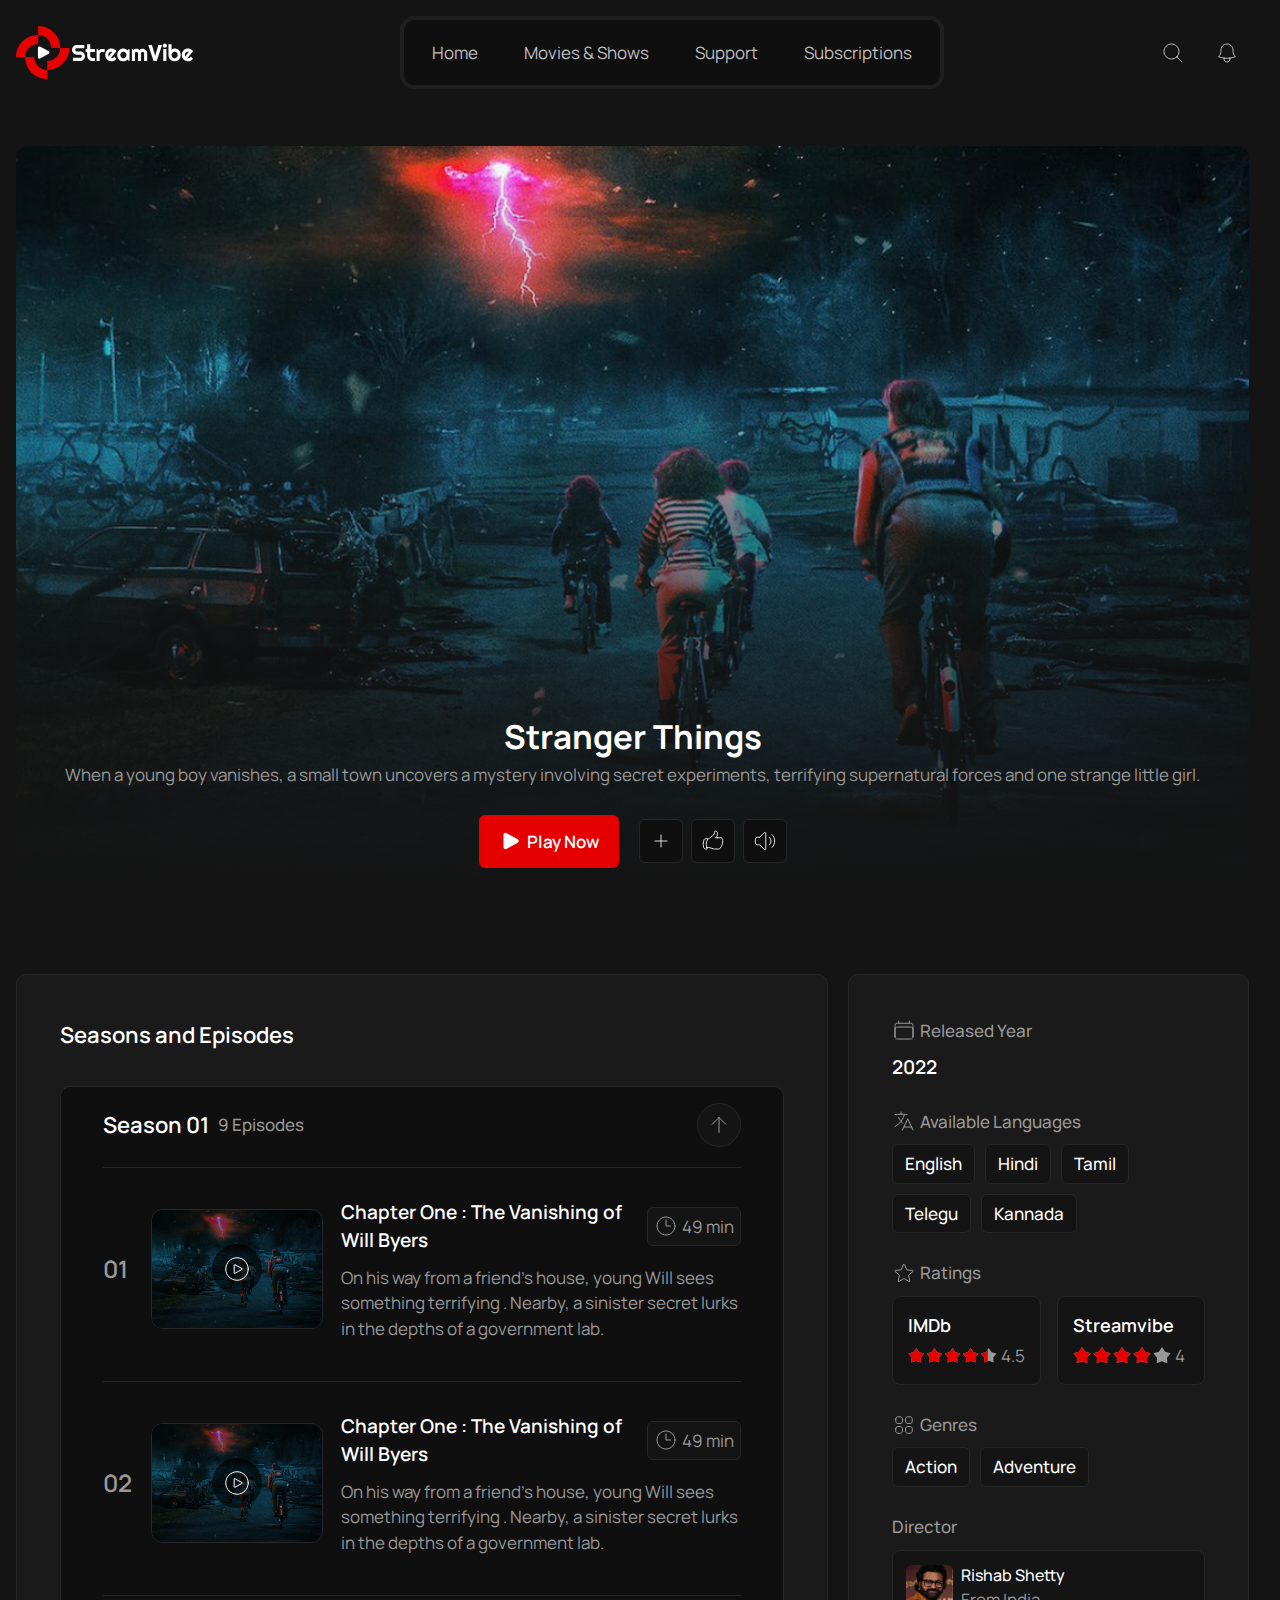
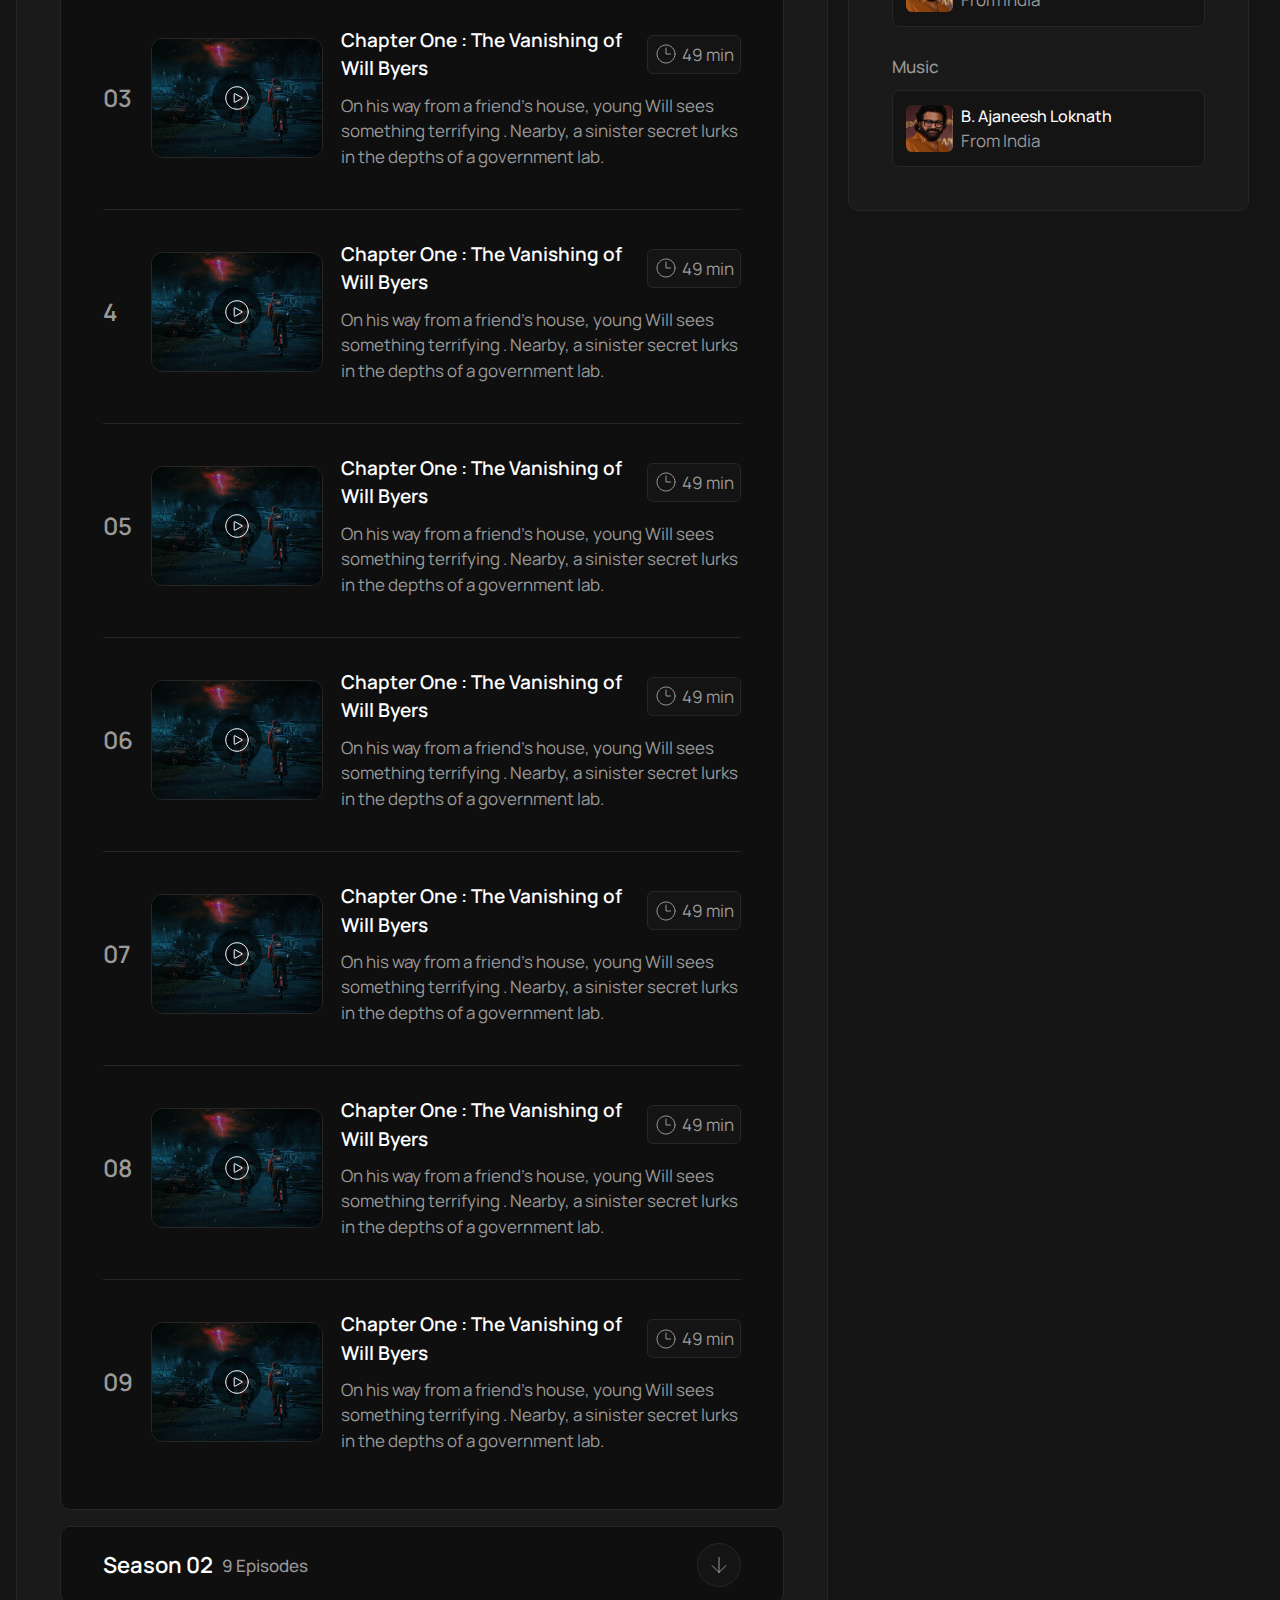
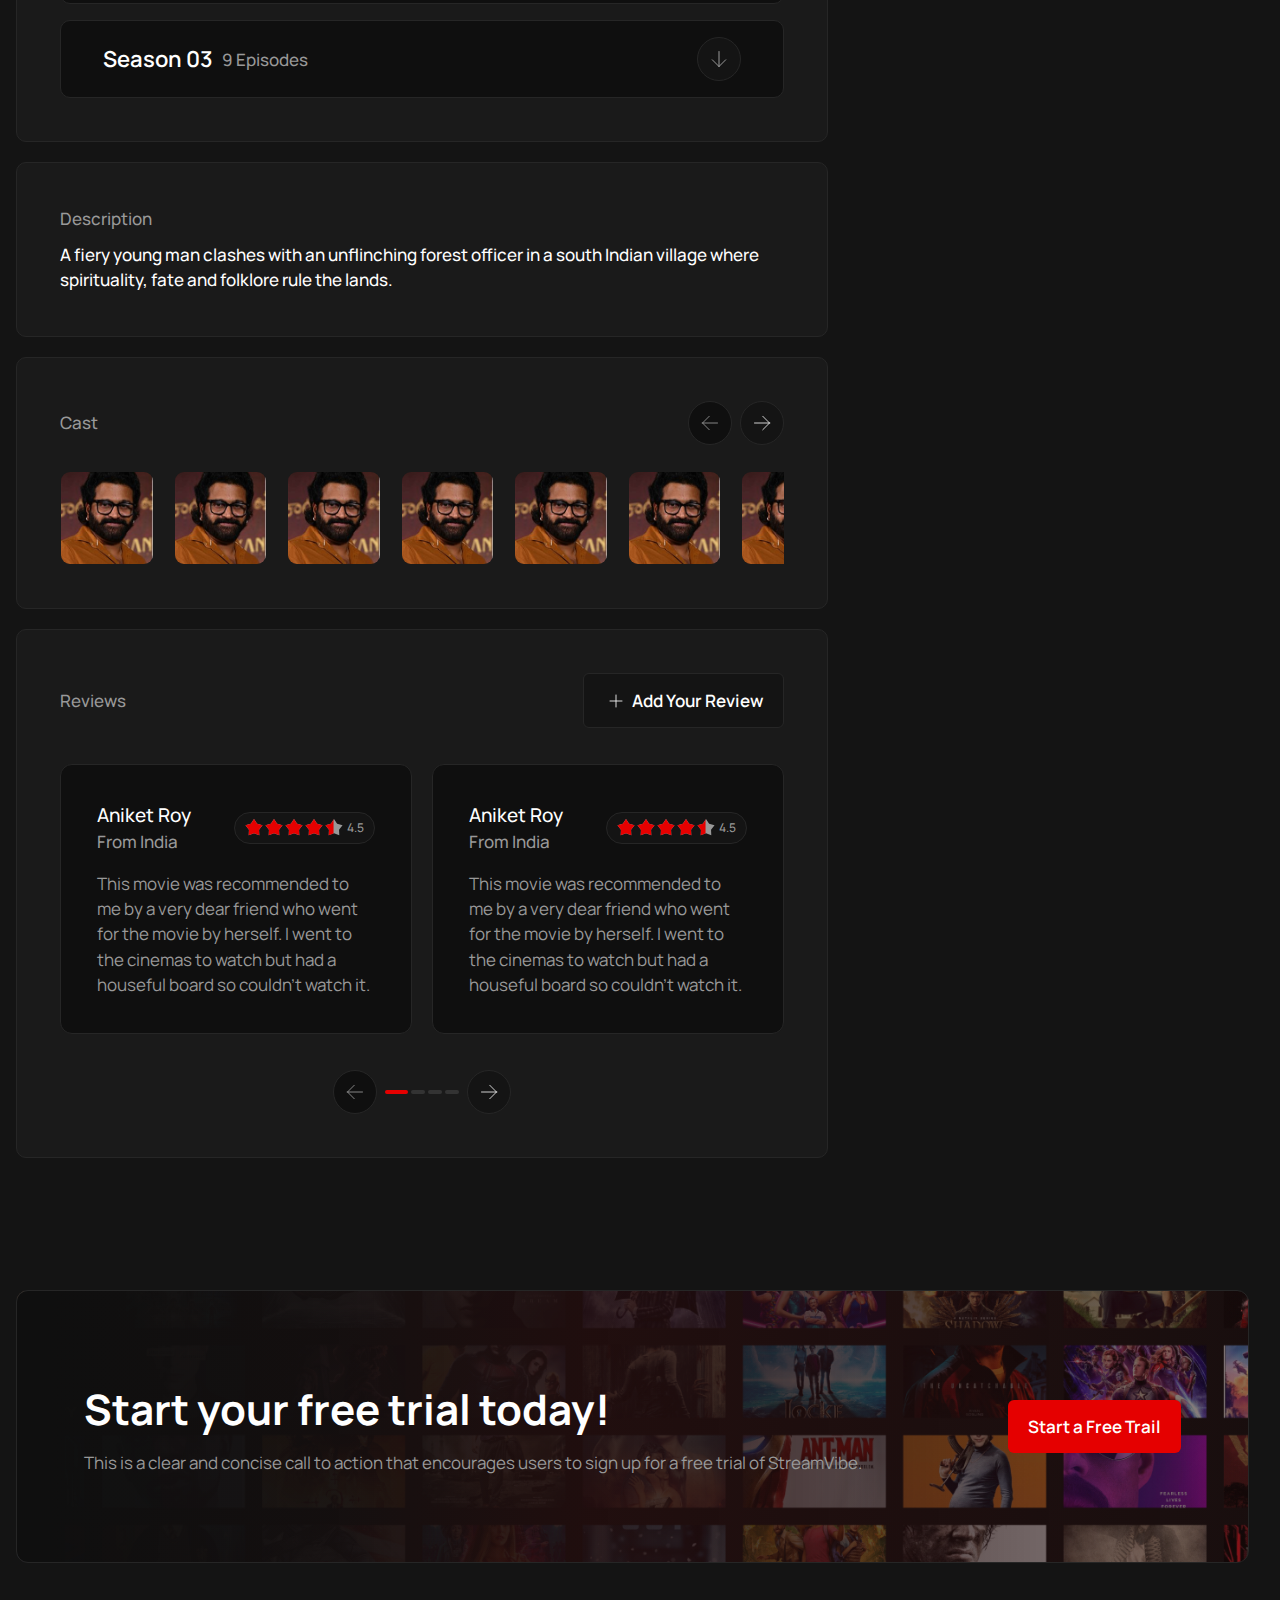
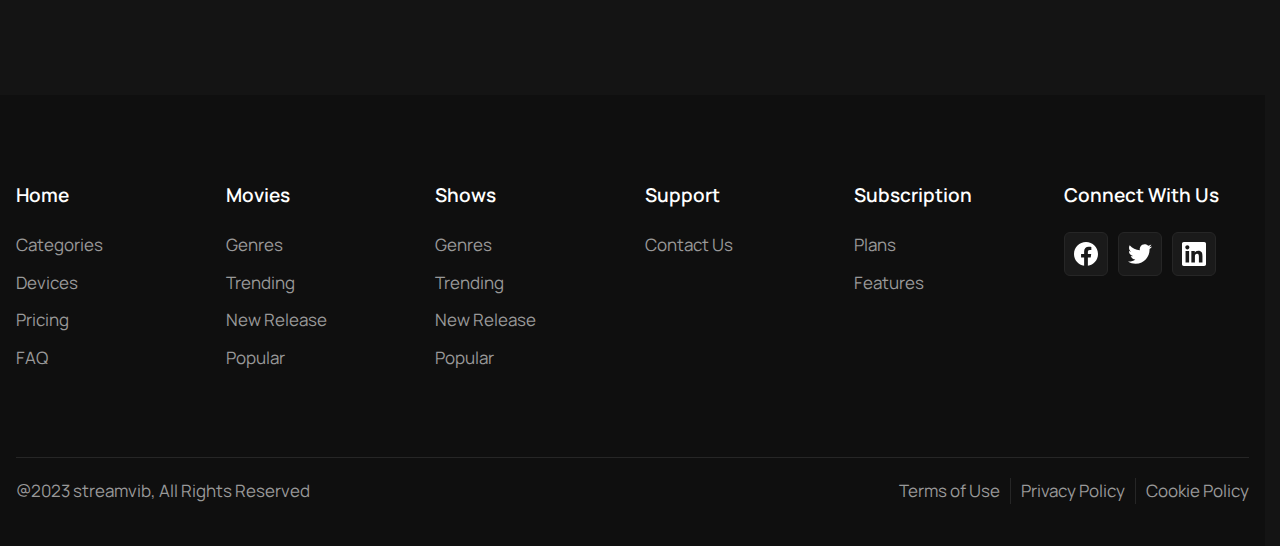
<file: show.html>
<!doctype html>
<html lang="en">
  <head>
    <meta charset="UTF-8">
    <meta name="viewport" content="width=device-width, initial-scale=1.0">
    <title>Stream Vibe | Show - Stranger Things</title>
    <link rel="apple-touch-icon" sizes="180x180" href="/apple-touch-icon.png">
    <link rel="icon" type="image/png" sizes="32x32" href="/favicon-32x32.png">
    <link rel="icon" type="image/png" sizes="16x16" href="/favicon-16x16.png">
    <link rel="manifest" href="/site.webmanifest">
    <script src="/assets/main.js" type="module"></script>
    <link rel="stylesheet" href="/assets/bundle.css">
  </head>
  <body>
    <header class="header" data-js-overlay-menu="">
      <div class="header__inner container">
        <a class="header__logo logo" href="/" title="Home" aria-label="Home">
          <img class="logo__image" src="/Logo.svg" alt="" width="199" height="60" loading="eager">
        </a>
        <dialog class="header__overlay-menu-dialog" data-js-overlay-menu-dialog="">
          <nav class="header__menu">
            <ul class="header__menu-list">
              <li class="header__menu-item">
                <a class="header__menu-link" href="/">Home</a>
              </li>
              <li class="header__menu-item">
                <a class="header__menu-link" href="/movies.html">Movies &amp; Shows</a>
              </li>
              <li class="header__menu-item">
                <a class="header__menu-link" href="/support.html">Support</a>
              </li>
              <li class="header__menu-item">
                <a class="header__menu-link" href="/subscriptions.html">Subscriptions</a>
              </li>
            </ul>
          </nav>
          <div class="header__actions">
            <button class="header__button button button--transparent" title="search" aria-label="search" type="button"><span class="button__icon icon">
                <svg fill="none" stroke="currentColor">
                  <use href="/assets/images/icons.svg#search"></use>
                </svg>
              </span></button>
            <button class="header__button button button--transparent" title="Notifications" aria-label="Notifications" type="button"><span class="button__icon icon">
                <svg fill="none" stroke="currentColor">
                  <use href="/assets/images/icons.svg#bell"></use>
                </svg>
              </span></button>
          </div>
        </dialog>
        <button class="header__burger-button visible-tablet burger-button" type="button" aria-label="Open menu" title="Open menu" data-js-overlay-menu-burger-button="">
          <svg class="burger-button__svg" width="30" height="30" viewBox="0 0 100 100">
            <path class="burger-button__line burger-button__line--1" d="M 20,29.000046 H 80.000231 C 80.000231,29.000046 94.498839,28.817352 94.532987,66.711331 94.543142,77.980673 90.966081,81.670246 85.259173,81.668997 79.552261,81.667751 75.000211,74.999942 75.000211,74.999942 L 25.000021,25.000058"></path>
            <path class="burger-button__line burger-button__line--2" d="M 20,50 H 80"></path>
            <path class="burger-button__line burger-button__line--3" d="M 20,70.999954 H 80.000231 C 80.000231,70.999954 94.498839,71.182648 94.532987,33.288669 94.543142,22.019327 90.966081,18.329754 85.259173,18.331003 79.552261,18.332249 75.000211,25.000058 75.000211,25.000058 L 25.000021,74.999942"></path>
          </svg>
        </button>
      </div>
    </header>
    <main class="content">
      <section class="container" aria-labelledby="show-banner-title">
        <div class="movie-banner-card">
          <img srcset="/assets/images/3-320x166.jpg 320w, /assets/images/3-400x208.jpg 400w, /assets/images/3-640x333.jpg 640w, /assets/images/3-800x416.jpg 800w, /assets/images/3-1024x532.jpg 1024w, /assets/images/3-1280x666.jpg 1280w, /assets/images/3-1440x749.jpg 1440w, /assets/images/3-1920x998.jpg 1920w, /assets/images/3-2560x1331.jpg 2560w, /assets/images/3-2880x1498.jpg 2880w, /assets/images/3-3188x1670.jpg 3188w" src="/assets/images/3-3188x1670.jpg" sizes="(min-width: 3188px) 3188px, 100vw" width="3188" height="1670" alt decoding="async" loading="lazy" class="movie-banner-card__image">
          <div class="movie-banner-card__inner movie-banner-card__inner--small-padding-Y">
            <div class="movie-banner-card__body">
              <h1 class="movie-banner-card__title h3" id="show-banner-title">Stranger Things</h1>
              <div class="movies-banner-card__description hidden-mobile">
                <p>When a young boy vanishes, a small town uncovers a mystery involving secret experiments, terrifying supernatural forces and one strange little girl.</p>
              </div>
            </div>
            <footer class="movie-banner-card__footer">
              <button class="movie-banner-card__play-button button" type="button"><span class="button__icon icon">
                  <svg fill="currentColor" stroke="none">
                    <use href="/assets/images/icons.svg#play"></use>
                  </svg>
                </span><span class="button__label">Play Now</span></button>
              <div class="movie-banner-card__actions">
                <button class="button button--black-06" title="Add to playlist" aria-label="Add to playlist" type="button"><span class="button__icon icon">
                    <svg fill="none" stroke="currentColor">
                      <use href="/assets/images/icons.svg#plus"></use>
                    </svg>
                  </span></button>
                <button class="button button--black-06" title="Like" aria-label="Like" type="button"><span class="button__icon icon">
                    <svg fill="none" stroke="currentColor">
                      <use href="/assets/images/icons.svg#like"></use>
                    </svg>
                  </span></button>
                <button class="button button--black-06" title="Volume" aria-label="Volume" type="button"><span class="button__icon icon">
                    <svg fill="none" stroke="currentColor">
                      <use href="/assets/images/icons.svg#volume"></use>
                    </svg>
                  </span></button>
              </div>
            </footer>
          </div>
        </div>
      </section>
      <section class="movie-details container" aria-labelledby="movie-details-title">
        <h2 class="visually-hidden" id="movie-details-title">Detailed Movie Information</h2>
        <div class="movie-details__main">
          <div class="movie-details__panel movie-details__panel--seasons">
            <div class="movie-details__group movie-details__group--big-gap-y">
              <h3 class="h4">Seasons and Episodes</h3>
              <ul class="seasons accordion-group accordion-group--dark">
                <li class="accordion-group__item">
                  <div class="accordion">
                    <details class="accordion__details" name="seasons" open="">
                      <summary class="accordion__summary">
                        <h3 class="accordion__title h4"><span role="term" aria-details="season-0">Season 01</span><span class="accordion__subtitle">9 Episodes</span>
                          <div class="accordion__arrow"><span class="icon">
                              <svg fill="none" stroke="currentColor">
                                <use href="/assets/images/icons.svg#arrow-down"></use>
                              </svg>
                            </span></div>
                        </h3>
                      </summary>
                    </details>
                    <div class="accordion__content" id="season-0" role="defenition">
                      <div class="accordion__content-inner">
                        <div class="accordion__content-body">
                          <ul class="seasons__list">
                            <li class="seasons__item">
                              <div class="episode-card">
                                <div class="episode-card__number">01</div>
                                <div data-js-video-player="" class="episode-card__player">
                                  <video src="/video/example.mp4" poster="/video-posters/poster.jpg" width="172" height="118" class="episode-card__video" data-js-video-player-video=""></video>
                                  <button class="episode-card__play-button is-active" type="button" aria-label="Play video" title="Play video" data-js-video-player-play-button=""><span class="episode-card__play-button-icon icon">
                                      <svg fill="none" stroke="currentColor">
                                        <use href="/assets/images/icons.svg#play-circle"></use>
                                      </svg>
                                    </span></button>
                                </div>
                                <div class="episode-card__body">
                                  <div class="episode-card__info">
                                    <h4 class="episode-card__title h6">Chapter One : The Vanishing of Will Byers</h4>
                                    <div class="episode-card__duration"><span class="icon" aria-label="Duration">
                                        <svg fill="none" stroke="currentColor">
                                          <use href="/assets/images/icons.svg#clock-season"></use>
                                        </svg>
                                      </span><span>49 min</span></div>
                                  </div>
                                  <div class="episode-card__description hidden-mobile">
                                    <p>On his way from a friend’s house, young Will sees something terrifying . Nearby, a sinister secret lurks in the depths of a government lab.</p>
                                  </div>
                                </div>
                              </div>
                            </li>
                            <li class="seasons__item">
                              <div class="episode-card">
                                <div class="episode-card__number">02</div>
                                <div data-js-video-player="" class="episode-card__player">
                                  <video src="/video/example.mp4" poster="/video-posters/poster.jpg" width="172" height="118" class="episode-card__video" data-js-video-player-video=""></video>
                                  <button class="episode-card__play-button is-active" type="button" aria-label="Play video" title="Play video" data-js-video-player-play-button=""><span class="episode-card__play-button-icon icon">
                                      <svg fill="none" stroke="currentColor">
                                        <use href="/assets/images/icons.svg#play-circle"></use>
                                      </svg>
                                    </span></button>
                                </div>
                                <div class="episode-card__body">
                                  <div class="episode-card__info">
                                    <h4 class="episode-card__title h6">Chapter One : The Vanishing of Will Byers</h4>
                                    <div class="episode-card__duration"><span class="icon" aria-label="Duration">
                                        <svg fill="none" stroke="currentColor">
                                          <use href="/assets/images/icons.svg#clock-season"></use>
                                        </svg>
                                      </span><span>49 min</span></div>
                                  </div>
                                  <div class="episode-card__description hidden-mobile">
                                    <p>On his way from a friend’s house, young Will sees something terrifying . Nearby, a sinister secret lurks in the depths of a government lab.</p>
                                  </div>
                                </div>
                              </div>
                            </li>
                            <li class="seasons__item">
                              <div class="episode-card">
                                <div class="episode-card__number">03</div>
                                <div data-js-video-player="" class="episode-card__player">
                                  <video src="/video/example.mp4" poster="/video-posters/poster.jpg" width="172" height="118" class="episode-card__video" data-js-video-player-video=""></video>
                                  <button class="episode-card__play-button is-active" type="button" aria-label="Play video" title="Play video" data-js-video-player-play-button=""><span class="episode-card__play-button-icon icon">
                                      <svg fill="none" stroke="currentColor">
                                        <use href="/assets/images/icons.svg#play-circle"></use>
                                      </svg>
                                    </span></button>
                                </div>
                                <div class="episode-card__body">
                                  <div class="episode-card__info">
                                    <h4 class="episode-card__title h6">Chapter One : The Vanishing of Will Byers</h4>
                                    <div class="episode-card__duration"><span class="icon" aria-label="Duration">
                                        <svg fill="none" stroke="currentColor">
                                          <use href="/assets/images/icons.svg#clock-season"></use>
                                        </svg>
                                      </span><span>49 min</span></div>
                                  </div>
                                  <div class="episode-card__description hidden-mobile">
                                    <p>On his way from a friend’s house, young Will sees something terrifying . Nearby, a sinister secret lurks in the depths of a government lab.</p>
                                  </div>
                                </div>
                              </div>
                            </li>
                            <li class="seasons__item">
                              <div class="episode-card">
                                <div class="episode-card__number">4</div>
                                <div data-js-video-player="" class="episode-card__player">
                                  <video src="/video/example.mp4" poster="/video-posters/poster.jpg" width="172" height="118" class="episode-card__video" data-js-video-player-video=""></video>
                                  <button class="episode-card__play-button is-active" type="button" aria-label="Play video" title="Play video" data-js-video-player-play-button=""><span class="episode-card__play-button-icon icon">
                                      <svg fill="none" stroke="currentColor">
                                        <use href="/assets/images/icons.svg#play-circle"></use>
                                      </svg>
                                    </span></button>
                                </div>
                                <div class="episode-card__body">
                                  <div class="episode-card__info">
                                    <h4 class="episode-card__title h6">Chapter One : The Vanishing of Will Byers</h4>
                                    <div class="episode-card__duration"><span class="icon" aria-label="Duration">
                                        <svg fill="none" stroke="currentColor">
                                          <use href="/assets/images/icons.svg#clock-season"></use>
                                        </svg>
                                      </span><span>49 min</span></div>
                                  </div>
                                  <div class="episode-card__description hidden-mobile">
                                    <p>On his way from a friend’s house, young Will sees something terrifying . Nearby, a sinister secret lurks in the depths of a government lab.</p>
                                  </div>
                                </div>
                              </div>
                            </li>
                            <li class="seasons__item">
                              <div class="episode-card">
                                <div class="episode-card__number">05</div>
                                <div data-js-video-player="" class="episode-card__player">
                                  <video src="/video/example.mp4" poster="/video-posters/poster.jpg" width="172" height="118" class="episode-card__video" data-js-video-player-video=""></video>
                                  <button class="episode-card__play-button is-active" type="button" aria-label="Play video" title="Play video" data-js-video-player-play-button=""><span class="episode-card__play-button-icon icon">
                                      <svg fill="none" stroke="currentColor">
                                        <use href="/assets/images/icons.svg#play-circle"></use>
                                      </svg>
                                    </span></button>
                                </div>
                                <div class="episode-card__body">
                                  <div class="episode-card__info">
                                    <h4 class="episode-card__title h6">Chapter One : The Vanishing of Will Byers</h4>
                                    <div class="episode-card__duration"><span class="icon" aria-label="Duration">
                                        <svg fill="none" stroke="currentColor">
                                          <use href="/assets/images/icons.svg#clock-season"></use>
                                        </svg>
                                      </span><span>49 min</span></div>
                                  </div>
                                  <div class="episode-card__description hidden-mobile">
                                    <p>On his way from a friend’s house, young Will sees something terrifying . Nearby, a sinister secret lurks in the depths of a government lab.</p>
                                  </div>
                                </div>
                              </div>
                            </li>
                            <li class="seasons__item">
                              <div class="episode-card">
                                <div class="episode-card__number">06</div>
                                <div data-js-video-player="" class="episode-card__player">
                                  <video src="/video/example.mp4" poster="/video-posters/poster.jpg" width="172" height="118" class="episode-card__video" data-js-video-player-video=""></video>
                                  <button class="episode-card__play-button is-active" type="button" aria-label="Play video" title="Play video" data-js-video-player-play-button=""><span class="episode-card__play-button-icon icon">
                                      <svg fill="none" stroke="currentColor">
                                        <use href="/assets/images/icons.svg#play-circle"></use>
                                      </svg>
                                    </span></button>
                                </div>
                                <div class="episode-card__body">
                                  <div class="episode-card__info">
                                    <h4 class="episode-card__title h6">Chapter One : The Vanishing of Will Byers</h4>
                                    <div class="episode-card__duration"><span class="icon" aria-label="Duration">
                                        <svg fill="none" stroke="currentColor">
                                          <use href="/assets/images/icons.svg#clock-season"></use>
                                        </svg>
                                      </span><span>49 min</span></div>
                                  </div>
                                  <div class="episode-card__description hidden-mobile">
                                    <p>On his way from a friend’s house, young Will sees something terrifying . Nearby, a sinister secret lurks in the depths of a government lab.</p>
                                  </div>
                                </div>
                              </div>
                            </li>
                            <li class="seasons__item">
                              <div class="episode-card">
                                <div class="episode-card__number">07</div>
                                <div data-js-video-player="" class="episode-card__player">
                                  <video src="/video/example.mp4" poster="/video-posters/poster.jpg" width="172" height="118" class="episode-card__video" data-js-video-player-video=""></video>
                                  <button class="episode-card__play-button is-active" type="button" aria-label="Play video" title="Play video" data-js-video-player-play-button=""><span class="episode-card__play-button-icon icon">
                                      <svg fill="none" stroke="currentColor">
                                        <use href="/assets/images/icons.svg#play-circle"></use>
                                      </svg>
                                    </span></button>
                                </div>
                                <div class="episode-card__body">
                                  <div class="episode-card__info">
                                    <h4 class="episode-card__title h6">Chapter One : The Vanishing of Will Byers</h4>
                                    <div class="episode-card__duration"><span class="icon" aria-label="Duration">
                                        <svg fill="none" stroke="currentColor">
                                          <use href="/assets/images/icons.svg#clock-season"></use>
                                        </svg>
                                      </span><span>49 min</span></div>
                                  </div>
                                  <div class="episode-card__description hidden-mobile">
                                    <p>On his way from a friend’s house, young Will sees something terrifying . Nearby, a sinister secret lurks in the depths of a government lab.</p>
                                  </div>
                                </div>
                              </div>
                            </li>
                            <li class="seasons__item">
                              <div class="episode-card">
                                <div class="episode-card__number">08</div>
                                <div data-js-video-player="" class="episode-card__player">
                                  <video src="/video/example.mp4" poster="/video-posters/poster.jpg" width="172" height="118" class="episode-card__video" data-js-video-player-video=""></video>
                                  <button class="episode-card__play-button is-active" type="button" aria-label="Play video" title="Play video" data-js-video-player-play-button=""><span class="episode-card__play-button-icon icon">
                                      <svg fill="none" stroke="currentColor">
                                        <use href="/assets/images/icons.svg#play-circle"></use>
                                      </svg>
                                    </span></button>
                                </div>
                                <div class="episode-card__body">
                                  <div class="episode-card__info">
                                    <h4 class="episode-card__title h6">Chapter One : The Vanishing of Will Byers</h4>
                                    <div class="episode-card__duration"><span class="icon" aria-label="Duration">
                                        <svg fill="none" stroke="currentColor">
                                          <use href="/assets/images/icons.svg#clock-season"></use>
                                        </svg>
                                      </span><span>49 min</span></div>
                                  </div>
                                  <div class="episode-card__description hidden-mobile">
                                    <p>On his way from a friend’s house, young Will sees something terrifying . Nearby, a sinister secret lurks in the depths of a government lab.</p>
                                  </div>
                                </div>
                              </div>
                            </li>
                            <li class="seasons__item">
                              <div class="episode-card">
                                <div class="episode-card__number">09</div>
                                <div data-js-video-player="" class="episode-card__player">
                                  <video src="/video/example.mp4" poster="/video-posters/poster.jpg" width="172" height="118" class="episode-card__video" data-js-video-player-video=""></video>
                                  <button class="episode-card__play-button is-active" type="button" aria-label="Play video" title="Play video" data-js-video-player-play-button=""><span class="episode-card__play-button-icon icon">
                                      <svg fill="none" stroke="currentColor">
                                        <use href="/assets/images/icons.svg#play-circle"></use>
                                      </svg>
                                    </span></button>
                                </div>
                                <div class="episode-card__body">
                                  <div class="episode-card__info">
                                    <h4 class="episode-card__title h6">Chapter One : The Vanishing of Will Byers</h4>
                                    <div class="episode-card__duration"><span class="icon" aria-label="Duration">
                                        <svg fill="none" stroke="currentColor">
                                          <use href="/assets/images/icons.svg#clock-season"></use>
                                        </svg>
                                      </span><span>49 min</span></div>
                                  </div>
                                  <div class="episode-card__description hidden-mobile">
                                    <p>On his way from a friend’s house, young Will sees something terrifying . Nearby, a sinister secret lurks in the depths of a government lab.</p>
                                  </div>
                                </div>
                              </div>
                            </li>
                          </ul>
                        </div>
                      </div>
                    </div>
                  </div>
                </li>
                <li class="accordion-group__item">
                  <div class="accordion">
                    <details class="accordion__details" name="seasons">
                      <summary class="accordion__summary">
                        <h3 class="accordion__title h4"><span role="term" aria-details="season-1">Season 02</span><span class="accordion__subtitle">9 Episodes</span>
                          <div class="accordion__arrow"><span class="icon">
                              <svg fill="none" stroke="currentColor">
                                <use href="/assets/images/icons.svg#arrow-down"></use>
                              </svg>
                            </span></div>
                        </h3>
                      </summary>
                    </details>
                    <div class="accordion__content" id="season-1" role="defenition">
                      <div class="accordion__content-inner">
                        <div class="accordion__content-body">
                          <ul class="seasons__list">
                            <li class="seasons__item">
                              <div class="episode-card">
                                <div class="episode-card__number">01</div>
                                <div data-js-video-player="" class="episode-card__player">
                                  <video src="/video/example.mp4" poster="/video-posters/poster.jpg" width="172" height="118" class="episode-card__video" data-js-video-player-video=""></video>
                                  <button class="episode-card__play-button is-active" type="button" aria-label="Play video" title="Play video" data-js-video-player-play-button=""><span class="episode-card__play-button-icon icon">
                                      <svg fill="none" stroke="currentColor">
                                        <use href="/assets/images/icons.svg#play-circle"></use>
                                      </svg>
                                    </span></button>
                                </div>
                                <div class="episode-card__body">
                                  <div class="episode-card__info">
                                    <h4 class="episode-card__title h6">Chapter One : The Vanishing of Will Byers</h4>
                                    <div class="episode-card__duration"><span class="icon" aria-label="Duration">
                                        <svg fill="none" stroke="currentColor">
                                          <use href="/assets/images/icons.svg#clock-season"></use>
                                        </svg>
                                      </span><span>49 min</span></div>
                                  </div>
                                  <div class="episode-card__description hidden-mobile">
                                    <p>On his way from a friend’s house, young Will sees something terrifying . Nearby, a sinister secret lurks in the depths of a government lab.</p>
                                  </div>
                                </div>
                              </div>
                            </li>
                            <li class="seasons__item">
                              <div class="episode-card">
                                <div class="episode-card__number">02</div>
                                <div data-js-video-player="" class="episode-card__player">
                                  <video src="/video/example.mp4" poster="/video-posters/poster.jpg" width="172" height="118" class="episode-card__video" data-js-video-player-video=""></video>
                                  <button class="episode-card__play-button is-active" type="button" aria-label="Play video" title="Play video" data-js-video-player-play-button=""><span class="episode-card__play-button-icon icon">
                                      <svg fill="none" stroke="currentColor">
                                        <use href="/assets/images/icons.svg#play-circle"></use>
                                      </svg>
                                    </span></button>
                                </div>
                                <div class="episode-card__body">
                                  <div class="episode-card__info">
                                    <h4 class="episode-card__title h6">Chapter One : The Vanishing of Will Byers</h4>
                                    <div class="episode-card__duration"><span class="icon" aria-label="Duration">
                                        <svg fill="none" stroke="currentColor">
                                          <use href="/assets/images/icons.svg#clock-season"></use>
                                        </svg>
                                      </span><span>49 min</span></div>
                                  </div>
                                  <div class="episode-card__description hidden-mobile">
                                    <p>On his way from a friend’s house, young Will sees something terrifying . Nearby, a sinister secret lurks in the depths of a government lab.</p>
                                  </div>
                                </div>
                              </div>
                            </li>
                            <li class="seasons__item">
                              <div class="episode-card">
                                <div class="episode-card__number">03</div>
                                <div data-js-video-player="" class="episode-card__player">
                                  <video src="/video/example.mp4" poster="/video-posters/poster.jpg" width="172" height="118" class="episode-card__video" data-js-video-player-video=""></video>
                                  <button class="episode-card__play-button is-active" type="button" aria-label="Play video" title="Play video" data-js-video-player-play-button=""><span class="episode-card__play-button-icon icon">
                                      <svg fill="none" stroke="currentColor">
                                        <use href="/assets/images/icons.svg#play-circle"></use>
                                      </svg>
                                    </span></button>
                                </div>
                                <div class="episode-card__body">
                                  <div class="episode-card__info">
                                    <h4 class="episode-card__title h6">Chapter One : The Vanishing of Will Byers</h4>
                                    <div class="episode-card__duration"><span class="icon" aria-label="Duration">
                                        <svg fill="none" stroke="currentColor">
                                          <use href="/assets/images/icons.svg#clock-season"></use>
                                        </svg>
                                      </span><span>49 min</span></div>
                                  </div>
                                  <div class="episode-card__description hidden-mobile">
                                    <p>On his way from a friend’s house, young Will sees something terrifying . Nearby, a sinister secret lurks in the depths of a government lab.</p>
                                  </div>
                                </div>
                              </div>
                            </li>
                            <li class="seasons__item">
                              <div class="episode-card">
                                <div class="episode-card__number">4</div>
                                <div data-js-video-player="" class="episode-card__player">
                                  <video src="/video/example.mp4" poster="/video-posters/poster.jpg" width="172" height="118" class="episode-card__video" data-js-video-player-video=""></video>
                                  <button class="episode-card__play-button is-active" type="button" aria-label="Play video" title="Play video" data-js-video-player-play-button=""><span class="episode-card__play-button-icon icon">
                                      <svg fill="none" stroke="currentColor">
                                        <use href="/assets/images/icons.svg#play-circle"></use>
                                      </svg>
                                    </span></button>
                                </div>
                                <div class="episode-card__body">
                                  <div class="episode-card__info">
                                    <h4 class="episode-card__title h6">Chapter One : The Vanishing of Will Byers</h4>
                                    <div class="episode-card__duration"><span class="icon" aria-label="Duration">
                                        <svg fill="none" stroke="currentColor">
                                          <use href="/assets/images/icons.svg#clock-season"></use>
                                        </svg>
                                      </span><span>49 min</span></div>
                                  </div>
                                  <div class="episode-card__description hidden-mobile">
                                    <p>On his way from a friend’s house, young Will sees something terrifying . Nearby, a sinister secret lurks in the depths of a government lab.</p>
                                  </div>
                                </div>
                              </div>
                            </li>
                            <li class="seasons__item">
                              <div class="episode-card">
                                <div class="episode-card__number">05</div>
                                <div data-js-video-player="" class="episode-card__player">
                                  <video src="/video/example.mp4" poster="/video-posters/poster.jpg" width="172" height="118" class="episode-card__video" data-js-video-player-video=""></video>
                                  <button class="episode-card__play-button is-active" type="button" aria-label="Play video" title="Play video" data-js-video-player-play-button=""><span class="episode-card__play-button-icon icon">
                                      <svg fill="none" stroke="currentColor">
                                        <use href="/assets/images/icons.svg#play-circle"></use>
                                      </svg>
                                    </span></button>
                                </div>
                                <div class="episode-card__body">
                                  <div class="episode-card__info">
                                    <h4 class="episode-card__title h6">Chapter One : The Vanishing of Will Byers</h4>
                                    <div class="episode-card__duration"><span class="icon" aria-label="Duration">
                                        <svg fill="none" stroke="currentColor">
                                          <use href="/assets/images/icons.svg#clock-season"></use>
                                        </svg>
                                      </span><span>49 min</span></div>
                                  </div>
                                  <div class="episode-card__description hidden-mobile">
                                    <p>On his way from a friend’s house, young Will sees something terrifying . Nearby, a sinister secret lurks in the depths of a government lab.</p>
                                  </div>
                                </div>
                              </div>
                            </li>
                            <li class="seasons__item">
                              <div class="episode-card">
                                <div class="episode-card__number">06</div>
                                <div data-js-video-player="" class="episode-card__player">
                                  <video src="/video/example.mp4" poster="/video-posters/poster.jpg" width="172" height="118" class="episode-card__video" data-js-video-player-video=""></video>
                                  <button class="episode-card__play-button is-active" type="button" aria-label="Play video" title="Play video" data-js-video-player-play-button=""><span class="episode-card__play-button-icon icon">
                                      <svg fill="none" stroke="currentColor">
                                        <use href="/assets/images/icons.svg#play-circle"></use>
                                      </svg>
                                    </span></button>
                                </div>
                                <div class="episode-card__body">
                                  <div class="episode-card__info">
                                    <h4 class="episode-card__title h6">Chapter One : The Vanishing of Will Byers</h4>
                                    <div class="episode-card__duration"><span class="icon" aria-label="Duration">
                                        <svg fill="none" stroke="currentColor">
                                          <use href="/assets/images/icons.svg#clock-season"></use>
                                        </svg>
                                      </span><span>49 min</span></div>
                                  </div>
                                  <div class="episode-card__description hidden-mobile">
                                    <p>On his way from a friend’s house, young Will sees something terrifying . Nearby, a sinister secret lurks in the depths of a government lab.</p>
                                  </div>
                                </div>
                              </div>
                            </li>
                            <li class="seasons__item">
                              <div class="episode-card">
                                <div class="episode-card__number">07</div>
                                <div data-js-video-player="" class="episode-card__player">
                                  <video src="/video/example.mp4" poster="/video-posters/poster.jpg" width="172" height="118" class="episode-card__video" data-js-video-player-video=""></video>
                                  <button class="episode-card__play-button is-active" type="button" aria-label="Play video" title="Play video" data-js-video-player-play-button=""><span class="episode-card__play-button-icon icon">
                                      <svg fill="none" stroke="currentColor">
                                        <use href="/assets/images/icons.svg#play-circle"></use>
                                      </svg>
                                    </span></button>
                                </div>
                                <div class="episode-card__body">
                                  <div class="episode-card__info">
                                    <h4 class="episode-card__title h6">Chapter One : The Vanishing of Will Byers</h4>
                                    <div class="episode-card__duration"><span class="icon" aria-label="Duration">
                                        <svg fill="none" stroke="currentColor">
                                          <use href="/assets/images/icons.svg#clock-season"></use>
                                        </svg>
                                      </span><span>49 min</span></div>
                                  </div>
                                  <div class="episode-card__description hidden-mobile">
                                    <p>On his way from a friend’s house, young Will sees something terrifying . Nearby, a sinister secret lurks in the depths of a government lab.</p>
                                  </div>
                                </div>
                              </div>
                            </li>
                            <li class="seasons__item">
                              <div class="episode-card">
                                <div class="episode-card__number">08</div>
                                <div data-js-video-player="" class="episode-card__player">
                                  <video src="/video/example.mp4" poster="/video-posters/poster.jpg" width="172" height="118" class="episode-card__video" data-js-video-player-video=""></video>
                                  <button class="episode-card__play-button is-active" type="button" aria-label="Play video" title="Play video" data-js-video-player-play-button=""><span class="episode-card__play-button-icon icon">
                                      <svg fill="none" stroke="currentColor">
                                        <use href="/assets/images/icons.svg#play-circle"></use>
                                      </svg>
                                    </span></button>
                                </div>
                                <div class="episode-card__body">
                                  <div class="episode-card__info">
                                    <h4 class="episode-card__title h6">Chapter One : The Vanishing of Will Byers</h4>
                                    <div class="episode-card__duration"><span class="icon" aria-label="Duration">
                                        <svg fill="none" stroke="currentColor">
                                          <use href="/assets/images/icons.svg#clock-season"></use>
                                        </svg>
                                      </span><span>49 min</span></div>
                                  </div>
                                  <div class="episode-card__description hidden-mobile">
                                    <p>On his way from a friend’s house, young Will sees something terrifying . Nearby, a sinister secret lurks in the depths of a government lab.</p>
                                  </div>
                                </div>
                              </div>
                            </li>
                            <li class="seasons__item">
                              <div class="episode-card">
                                <div class="episode-card__number">09</div>
                                <div data-js-video-player="" class="episode-card__player">
                                  <video src="/video/example.mp4" poster="/video-posters/poster.jpg" width="172" height="118" class="episode-card__video" data-js-video-player-video=""></video>
                                  <button class="episode-card__play-button is-active" type="button" aria-label="Play video" title="Play video" data-js-video-player-play-button=""><span class="episode-card__play-button-icon icon">
                                      <svg fill="none" stroke="currentColor">
                                        <use href="/assets/images/icons.svg#play-circle"></use>
                                      </svg>
                                    </span></button>
                                </div>
                                <div class="episode-card__body">
                                  <div class="episode-card__info">
                                    <h4 class="episode-card__title h6">Chapter One : The Vanishing of Will Byers</h4>
                                    <div class="episode-card__duration"><span class="icon" aria-label="Duration">
                                        <svg fill="none" stroke="currentColor">
                                          <use href="/assets/images/icons.svg#clock-season"></use>
                                        </svg>
                                      </span><span>49 min</span></div>
                                  </div>
                                  <div class="episode-card__description hidden-mobile">
                                    <p>On his way from a friend’s house, young Will sees something terrifying . Nearby, a sinister secret lurks in the depths of a government lab.</p>
                                  </div>
                                </div>
                              </div>
                            </li>
                          </ul>
                        </div>
                      </div>
                    </div>
                  </div>
                </li>
                <li class="accordion-group__item">
                  <div class="accordion">
                    <details class="accordion__details" name="seasons">
                      <summary class="accordion__summary">
                        <h3 class="accordion__title h4"><span role="term" aria-details="season-2">Season 03</span><span class="accordion__subtitle">9 Episodes</span>
                          <div class="accordion__arrow"><span class="icon">
                              <svg fill="none" stroke="currentColor">
                                <use href="/assets/images/icons.svg#arrow-down"></use>
                              </svg>
                            </span></div>
                        </h3>
                      </summary>
                    </details>
                    <div class="accordion__content" id="season-2" role="defenition">
                      <div class="accordion__content-inner">
                        <div class="accordion__content-body">
                          <ul class="seasons__list">
                            <li class="seasons__item">
                              <div class="episode-card">
                                <div class="episode-card__number">01</div>
                                <div data-js-video-player="" class="episode-card__player">
                                  <video src="/video/example.mp4" poster="/video-posters/poster.jpg" width="172" height="118" class="episode-card__video" data-js-video-player-video=""></video>
                                  <button class="episode-card__play-button is-active" type="button" aria-label="Play video" title="Play video" data-js-video-player-play-button=""><span class="episode-card__play-button-icon icon">
                                      <svg fill="none" stroke="currentColor">
                                        <use href="/assets/images/icons.svg#play-circle"></use>
                                      </svg>
                                    </span></button>
                                </div>
                                <div class="episode-card__body">
                                  <div class="episode-card__info">
                                    <h4 class="episode-card__title h6">Chapter One : The Vanishing of Will Byers</h4>
                                    <div class="episode-card__duration"><span class="icon" aria-label="Duration">
                                        <svg fill="none" stroke="currentColor">
                                          <use href="/assets/images/icons.svg#clock-season"></use>
                                        </svg>
                                      </span><span>49 min</span></div>
                                  </div>
                                  <div class="episode-card__description hidden-mobile">
                                    <p>On his way from a friend’s house, young Will sees something terrifying . Nearby, a sinister secret lurks in the depths of a government lab.</p>
                                  </div>
                                </div>
                              </div>
                            </li>
                            <li class="seasons__item">
                              <div class="episode-card">
                                <div class="episode-card__number">02</div>
                                <div data-js-video-player="" class="episode-card__player">
                                  <video src="/video/example.mp4" poster="/video-posters/poster.jpg" width="172" height="118" class="episode-card__video" data-js-video-player-video=""></video>
                                  <button class="episode-card__play-button is-active" type="button" aria-label="Play video" title="Play video" data-js-video-player-play-button=""><span class="episode-card__play-button-icon icon">
                                      <svg fill="none" stroke="currentColor">
                                        <use href="/assets/images/icons.svg#play-circle"></use>
                                      </svg>
                                    </span></button>
                                </div>
                                <div class="episode-card__body">
                                  <div class="episode-card__info">
                                    <h4 class="episode-card__title h6">Chapter One : The Vanishing of Will Byers</h4>
                                    <div class="episode-card__duration"><span class="icon" aria-label="Duration">
                                        <svg fill="none" stroke="currentColor">
                                          <use href="/assets/images/icons.svg#clock-season"></use>
                                        </svg>
                                      </span><span>49 min</span></div>
                                  </div>
                                  <div class="episode-card__description hidden-mobile">
                                    <p>On his way from a friend’s house, young Will sees something terrifying . Nearby, a sinister secret lurks in the depths of a government lab.</p>
                                  </div>
                                </div>
                              </div>
                            </li>
                            <li class="seasons__item">
                              <div class="episode-card">
                                <div class="episode-card__number">03</div>
                                <div data-js-video-player="" class="episode-card__player">
                                  <video src="/video/example.mp4" poster="/video-posters/poster.jpg" width="172" height="118" class="episode-card__video" data-js-video-player-video=""></video>
                                  <button class="episode-card__play-button is-active" type="button" aria-label="Play video" title="Play video" data-js-video-player-play-button=""><span class="episode-card__play-button-icon icon">
                                      <svg fill="none" stroke="currentColor">
                                        <use href="/assets/images/icons.svg#play-circle"></use>
                                      </svg>
                                    </span></button>
                                </div>
                                <div class="episode-card__body">
                                  <div class="episode-card__info">
                                    <h4 class="episode-card__title h6">Chapter One : The Vanishing of Will Byers</h4>
                                    <div class="episode-card__duration"><span class="icon" aria-label="Duration">
                                        <svg fill="none" stroke="currentColor">
                                          <use href="/assets/images/icons.svg#clock-season"></use>
                                        </svg>
                                      </span><span>49 min</span></div>
                                  </div>
                                  <div class="episode-card__description hidden-mobile">
                                    <p>On his way from a friend’s house, young Will sees something terrifying . Nearby, a sinister secret lurks in the depths of a government lab.</p>
                                  </div>
                                </div>
                              </div>
                            </li>
                            <li class="seasons__item">
                              <div class="episode-card">
                                <div class="episode-card__number">4</div>
                                <div data-js-video-player="" class="episode-card__player">
                                  <video src="/video/example.mp4" poster="/video-posters/poster.jpg" width="172" height="118" class="episode-card__video" data-js-video-player-video=""></video>
                                  <button class="episode-card__play-button is-active" type="button" aria-label="Play video" title="Play video" data-js-video-player-play-button=""><span class="episode-card__play-button-icon icon">
                                      <svg fill="none" stroke="currentColor">
                                        <use href="/assets/images/icons.svg#play-circle"></use>
                                      </svg>
                                    </span></button>
                                </div>
                                <div class="episode-card__body">
                                  <div class="episode-card__info">
                                    <h4 class="episode-card__title h6">Chapter One : The Vanishing of Will Byers</h4>
                                    <div class="episode-card__duration"><span class="icon" aria-label="Duration">
                                        <svg fill="none" stroke="currentColor">
                                          <use href="/assets/images/icons.svg#clock-season"></use>
                                        </svg>
                                      </span><span>49 min</span></div>
                                  </div>
                                  <div class="episode-card__description hidden-mobile">
                                    <p>On his way from a friend’s house, young Will sees something terrifying . Nearby, a sinister secret lurks in the depths of a government lab.</p>
                                  </div>
                                </div>
                              </div>
                            </li>
                            <li class="seasons__item">
                              <div class="episode-card">
                                <div class="episode-card__number">05</div>
                                <div data-js-video-player="" class="episode-card__player">
                                  <video src="/video/example.mp4" poster="/video-posters/poster.jpg" width="172" height="118" class="episode-card__video" data-js-video-player-video=""></video>
                                  <button class="episode-card__play-button is-active" type="button" aria-label="Play video" title="Play video" data-js-video-player-play-button=""><span class="episode-card__play-button-icon icon">
                                      <svg fill="none" stroke="currentColor">
                                        <use href="/assets/images/icons.svg#play-circle"></use>
                                      </svg>
                                    </span></button>
                                </div>
                                <div class="episode-card__body">
                                  <div class="episode-card__info">
                                    <h4 class="episode-card__title h6">Chapter One : The Vanishing of Will Byers</h4>
                                    <div class="episode-card__duration"><span class="icon" aria-label="Duration">
                                        <svg fill="none" stroke="currentColor">
                                          <use href="/assets/images/icons.svg#clock-season"></use>
                                        </svg>
                                      </span><span>49 min</span></div>
                                  </div>
                                  <div class="episode-card__description hidden-mobile">
                                    <p>On his way from a friend’s house, young Will sees something terrifying . Nearby, a sinister secret lurks in the depths of a government lab.</p>
                                  </div>
                                </div>
                              </div>
                            </li>
                            <li class="seasons__item">
                              <div class="episode-card">
                                <div class="episode-card__number">06</div>
                                <div data-js-video-player="" class="episode-card__player">
                                  <video src="/video/example.mp4" poster="/video-posters/poster.jpg" width="172" height="118" class="episode-card__video" data-js-video-player-video=""></video>
                                  <button class="episode-card__play-button is-active" type="button" aria-label="Play video" title="Play video" data-js-video-player-play-button=""><span class="episode-card__play-button-icon icon">
                                      <svg fill="none" stroke="currentColor">
                                        <use href="/assets/images/icons.svg#play-circle"></use>
                                      </svg>
                                    </span></button>
                                </div>
                                <div class="episode-card__body">
                                  <div class="episode-card__info">
                                    <h4 class="episode-card__title h6">Chapter One : The Vanishing of Will Byers</h4>
                                    <div class="episode-card__duration"><span class="icon" aria-label="Duration">
                                        <svg fill="none" stroke="currentColor">
                                          <use href="/assets/images/icons.svg#clock-season"></use>
                                        </svg>
                                      </span><span>49 min</span></div>
                                  </div>
                                  <div class="episode-card__description hidden-mobile">
                                    <p>On his way from a friend’s house, young Will sees something terrifying . Nearby, a sinister secret lurks in the depths of a government lab.</p>
                                  </div>
                                </div>
                              </div>
                            </li>
                            <li class="seasons__item">
                              <div class="episode-card">
                                <div class="episode-card__number">07</div>
                                <div data-js-video-player="" class="episode-card__player">
                                  <video src="/video/example.mp4" poster="/video-posters/poster.jpg" width="172" height="118" class="episode-card__video" data-js-video-player-video=""></video>
                                  <button class="episode-card__play-button is-active" type="button" aria-label="Play video" title="Play video" data-js-video-player-play-button=""><span class="episode-card__play-button-icon icon">
                                      <svg fill="none" stroke="currentColor">
                                        <use href="/assets/images/icons.svg#play-circle"></use>
                                      </svg>
                                    </span></button>
                                </div>
                                <div class="episode-card__body">
                                  <div class="episode-card__info">
                                    <h4 class="episode-card__title h6">Chapter One : The Vanishing of Will Byers</h4>
                                    <div class="episode-card__duration"><span class="icon" aria-label="Duration">
                                        <svg fill="none" stroke="currentColor">
                                          <use href="/assets/images/icons.svg#clock-season"></use>
                                        </svg>
                                      </span><span>49 min</span></div>
                                  </div>
                                  <div class="episode-card__description hidden-mobile">
                                    <p>On his way from a friend’s house, young Will sees something terrifying . Nearby, a sinister secret lurks in the depths of a government lab.</p>
                                  </div>
                                </div>
                              </div>
                            </li>
                            <li class="seasons__item">
                              <div class="episode-card">
                                <div class="episode-card__number">08</div>
                                <div data-js-video-player="" class="episode-card__player">
                                  <video src="/video/example.mp4" poster="/video-posters/poster.jpg" width="172" height="118" class="episode-card__video" data-js-video-player-video=""></video>
                                  <button class="episode-card__play-button is-active" type="button" aria-label="Play video" title="Play video" data-js-video-player-play-button=""><span class="episode-card__play-button-icon icon">
                                      <svg fill="none" stroke="currentColor">
                                        <use href="/assets/images/icons.svg#play-circle"></use>
                                      </svg>
                                    </span></button>
                                </div>
                                <div class="episode-card__body">
                                  <div class="episode-card__info">
                                    <h4 class="episode-card__title h6">Chapter One : The Vanishing of Will Byers</h4>
                                    <div class="episode-card__duration"><span class="icon" aria-label="Duration">
                                        <svg fill="none" stroke="currentColor">
                                          <use href="/assets/images/icons.svg#clock-season"></use>
                                        </svg>
                                      </span><span>49 min</span></div>
                                  </div>
                                  <div class="episode-card__description hidden-mobile">
                                    <p>On his way from a friend’s house, young Will sees something terrifying . Nearby, a sinister secret lurks in the depths of a government lab.</p>
                                  </div>
                                </div>
                              </div>
                            </li>
                            <li class="seasons__item">
                              <div class="episode-card">
                                <div class="episode-card__number">09</div>
                                <div data-js-video-player="" class="episode-card__player">
                                  <video src="/video/example.mp4" poster="/video-posters/poster.jpg" width="172" height="118" class="episode-card__video" data-js-video-player-video=""></video>
                                  <button class="episode-card__play-button is-active" type="button" aria-label="Play video" title="Play video" data-js-video-player-play-button=""><span class="episode-card__play-button-icon icon">
                                      <svg fill="none" stroke="currentColor">
                                        <use href="/assets/images/icons.svg#play-circle"></use>
                                      </svg>
                                    </span></button>
                                </div>
                                <div class="episode-card__body">
                                  <div class="episode-card__info">
                                    <h4 class="episode-card__title h6">Chapter One : The Vanishing of Will Byers</h4>
                                    <div class="episode-card__duration"><span class="icon" aria-label="Duration">
                                        <svg fill="none" stroke="currentColor">
                                          <use href="/assets/images/icons.svg#clock-season"></use>
                                        </svg>
                                      </span><span>49 min</span></div>
                                  </div>
                                  <div class="episode-card__description hidden-mobile">
                                    <p>On his way from a friend’s house, young Will sees something terrifying . Nearby, a sinister secret lurks in the depths of a government lab.</p>
                                  </div>
                                </div>
                              </div>
                            </li>
                          </ul>
                        </div>
                      </div>
                    </div>
                  </div>
                </li>
              </ul>
            </div>
          </div>
          <div class="movie-details__panel movie-details__panel--description">
            <div class="movie-details__group">
              <h3 class="movie-details__title">Description</h3>
              <div class="movie-details__description">
                <p>A fiery young man clashes with an unflinching forest officer in a south Indian village where spirituality, fate and folklore rule the lands.</p>
              </div>
            </div>
          </div>
          <div class="movie-details__panel">
            <header class="movie-details__panel-header">
              <h3 class="movie-details__title">Cast</h3>
              <div class="slider-navigation slider-navigation--rounded" id="movie-cast-slider-navigation" data-js-slider-navigation="">
                <button class="slider-navigation__arrow-button slider-navigation__arrow-button--prev button button--black-08" title="Previous slide" aria-label="Previous slide" type="button" data-js-slider-prev-button=""><span class="button__icon icon">
                    <svg fill="none" stroke="currentColor">
                      <use href="/assets/images/icons.svg#arrow-left"></use>
                    </svg>
                  </span></button>
                <button class="slider-navigation__arrow-button slider-navigation__arrow-button--next button button--black-08" title="Next slide" aria-label="Next slide" type="button" data-js-slider-next-button=""><span class="button__icon icon">
                    <svg fill="none" stroke="currentColor">
                      <use href="/assets/images/icons.svg#arrow-right"></use>
                    </svg>
                  </span></button>
              </div>
            </header>
            <div class="slider" data-js-slider="{&quot;sliderParams&quot;:{&quot;slidesPerView&quot;:&quot;auto&quot;,&quot;spaceBetween&quot;:10,&quot;breakpoints&quot;:{&quot;1024&quot;:{&quot;spaceBetween&quot;:20,&quot;allowTouchMove&quot;:false}}},&quot;navigationTargetElementId&quot;:&quot;movie-cast-slider-navigation&quot;}">
              <div class="slider__swiper swiper" data-js-slider-swiper="">
                <ul class="slider__list swiper-wrapper">
                  <li class="slider__item swiper-slide">
                    <div class="person-card">
                      <img srcset="/assets/images/1-205x218.jpg 205w" src="/assets/images/1-205x218.jpg" sizes="(min-width: 205px) 205px, 100vw" width="205" height="218" alt="Ivan Ivanov" decoding="async" loading="lazy" class="person-card__image" title="Ivan Ivanov">
                    </div>
                  </li>
                  <li class="slider__item swiper-slide">
                    <div class="person-card">
                      <img srcset="/assets/images/1-205x218.jpg 205w" src="/assets/images/1-205x218.jpg" sizes="(min-width: 205px) 205px, 100vw" width="205" height="218" alt="Ivan Ivanov" decoding="async" loading="lazy" class="person-card__image" title="Ivan Ivanov">
                    </div>
                  </li>
                  <li class="slider__item swiper-slide">
                    <div class="person-card">
                      <img srcset="/assets/images/1-205x218.jpg 205w" src="/assets/images/1-205x218.jpg" sizes="(min-width: 205px) 205px, 100vw" width="205" height="218" alt="Ivan Ivanov" decoding="async" loading="lazy" class="person-card__image" title="Ivan Ivanov">
                    </div>
                  </li>
                  <li class="slider__item swiper-slide">
                    <div class="person-card">
                      <img srcset="/assets/images/1-205x218.jpg 205w" src="/assets/images/1-205x218.jpg" sizes="(min-width: 205px) 205px, 100vw" width="205" height="218" alt="Ivan Ivanov" decoding="async" loading="lazy" class="person-card__image" title="Ivan Ivanov">
                    </div>
                  </li>
                  <li class="slider__item swiper-slide">
                    <div class="person-card">
                      <img srcset="/assets/images/1-205x218.jpg 205w" src="/assets/images/1-205x218.jpg" sizes="(min-width: 205px) 205px, 100vw" width="205" height="218" alt="Ivan Ivanov" decoding="async" loading="lazy" class="person-card__image" title="Ivan Ivanov">
                    </div>
                  </li>
                  <li class="slider__item swiper-slide">
                    <div class="person-card">
                      <img srcset="/assets/images/1-205x218.jpg 205w" src="/assets/images/1-205x218.jpg" sizes="(min-width: 205px) 205px, 100vw" width="205" height="218" alt="Ivan Ivanov" decoding="async" loading="lazy" class="person-card__image" title="Ivan Ivanov">
                    </div>
                  </li>
                  <li class="slider__item swiper-slide">
                    <div class="person-card">
                      <img srcset="/assets/images/1-205x218.jpg 205w" src="/assets/images/1-205x218.jpg" sizes="(min-width: 205px) 205px, 100vw" width="205" height="218" alt="Ivan Ivanov" decoding="async" loading="lazy" class="person-card__image" title="Ivan Ivanov">
                    </div>
                  </li>
                  <li class="slider__item swiper-slide">
                    <div class="person-card">
                      <img srcset="/assets/images/1-205x218.jpg 205w" src="/assets/images/1-205x218.jpg" sizes="(min-width: 205px) 205px, 100vw" width="205" height="218" alt="Ivan Ivanov" decoding="async" loading="lazy" class="person-card__image" title="Ivan Ivanov">
                    </div>
                  </li>
                  <li class="slider__item swiper-slide">
                    <div class="person-card">
                      <img srcset="/assets/images/1-205x218.jpg 205w" src="/assets/images/1-205x218.jpg" sizes="(min-width: 205px) 205px, 100vw" width="205" height="218" alt="Ivan Ivanov" decoding="async" loading="lazy" class="person-card__image" title="Ivan Ivanov">
                    </div>
                  </li>
                </ul>
              </div>
            </div>
          </div>
          <div class="movie-details__panel movie-details__panel--large-gap-y">
            <header class="movie-details__panel-header">
              <h3 class="movie-details__title">Reviews</h3>
              <a class="button button--black-08" href="/"><span class="button__icon icon">
                  <svg fill="none" stroke="currentColor">
                    <use href="/assets/images/icons.svg#plus"></use>
                  </svg>
                </span><span class="button__label">Add Your Review</span></a>
            </header>
            <div class="slider" data-js-slider="{&quot;sliderParams&quot;:{&quot;slidesPerView&quot;:2,&quot;slidesPerGroup&quot;:2,&quot;spaceBetween&quot;:16,&quot;breakpoints&quot;:{&quot;0&quot;:{&quot;slidesPerView&quot;:1,&quot;slidesPerGroup&quot;:1},&quot;1024&quot;:{&quot;slidesPerView&quot;:2,&quot;slidesPerGroup&quot;:2,&quot;allowTouchMove&quot;:false,&quot;spaceBetween&quot;:20}}},&quot;navigationTargetElementId&quot;:null}">
              <div class="slider__swiper swiper" data-js-slider-swiper="">
                <ul class="slider__list swiper-wrapper">
                  <li class="slider__item swiper-slide">
                    <div class="review-card">
                      <header class="review-card__header">
                        <div class="review-card__author">
                          <h4 class="review-card__name h6">Aniket Roy</h4>
                          <p class="review-card__subtitle">From India</p>
                        </div>
                        <div class="badge"><span>
                            <div class="rating-view" aria-label="Rating 4.5 stars" title="Rating 4.5 stars" style="--ratingViewValue:4.5">
                              <div class="rating-view__stars">
                                <img class="rating-view__stars-unfilled" src="/rating/stars_unfilled.svg" width="98" height="18" alt="">
                                <img class="rating-view__stars-filled" src="/rating/stars_filled.svg" width="98" height="18" alt="">
                              </div>
                              <div class="rating-view__label">4.5</div>
                            </div>
                          </span></div>
                      </header>
                      <div class="review-card__body">
                        <p>This movie was recommended to me by a very dear friend who went for the movie by herself. I went to the cinemas to watch but had a houseful board so couldn’t watch it.</p>
                      </div>
                    </div>
                  </li>
                  <li class="slider__item swiper-slide">
                    <div class="review-card">
                      <header class="review-card__header">
                        <div class="review-card__author">
                          <h4 class="review-card__name h6">Aniket Roy</h4>
                          <p class="review-card__subtitle">From India</p>
                        </div>
                        <div class="badge"><span>
                            <div class="rating-view" aria-label="Rating 4.5 stars" title="Rating 4.5 stars" style="--ratingViewValue:4.5">
                              <div class="rating-view__stars">
                                <img class="rating-view__stars-unfilled" src="/rating/stars_unfilled.svg" width="98" height="18" alt="">
                                <img class="rating-view__stars-filled" src="/rating/stars_filled.svg" width="98" height="18" alt="">
                              </div>
                              <div class="rating-view__label">4.5</div>
                            </div>
                          </span></div>
                      </header>
                      <div class="review-card__body">
                        <p>This movie was recommended to me by a very dear friend who went for the movie by herself. I went to the cinemas to watch but had a houseful board so couldn’t watch it.</p>
                      </div>
                    </div>
                  </li>
                  <li class="slider__item swiper-slide">
                    <div class="review-card">
                      <header class="review-card__header">
                        <div class="review-card__author">
                          <h4 class="review-card__name h6">Aniket Roy</h4>
                          <p class="review-card__subtitle">From India</p>
                        </div>
                        <div class="badge"><span>
                            <div class="rating-view" aria-label="Rating 4.5 stars" title="Rating 4.5 stars" style="--ratingViewValue:4.5">
                              <div class="rating-view__stars">
                                <img class="rating-view__stars-unfilled" src="/rating/stars_unfilled.svg" width="98" height="18" alt="">
                                <img class="rating-view__stars-filled" src="/rating/stars_filled.svg" width="98" height="18" alt="">
                              </div>
                              <div class="rating-view__label">4.5</div>
                            </div>
                          </span></div>
                      </header>
                      <div class="review-card__body">
                        <p>This movie was recommended to me by a very dear friend who went for the movie by herself. I went to the cinemas to watch but had a houseful board so couldn’t watch it.</p>
                      </div>
                    </div>
                  </li>
                  <li class="slider__item swiper-slide">
                    <div class="review-card">
                      <header class="review-card__header">
                        <div class="review-card__author">
                          <h4 class="review-card__name h6">Aniket Roy</h4>
                          <p class="review-card__subtitle">From India</p>
                        </div>
                        <div class="badge"><span>
                            <div class="rating-view" aria-label="Rating 4.5 stars" title="Rating 4.5 stars" style="--ratingViewValue:4.5">
                              <div class="rating-view__stars">
                                <img class="rating-view__stars-unfilled" src="/rating/stars_unfilled.svg" width="98" height="18" alt="">
                                <img class="rating-view__stars-filled" src="/rating/stars_filled.svg" width="98" height="18" alt="">
                              </div>
                              <div class="rating-view__label">4.5</div>
                            </div>
                          </span></div>
                      </header>
                      <div class="review-card__body">
                        <p>This movie was recommended to me by a very dear friend who went for the movie by herself. I went to the cinemas to watch but had a houseful board so couldn’t watch it.</p>
                      </div>
                    </div>
                  </li>
                  <li class="slider__item swiper-slide">
                    <div class="review-card">
                      <header class="review-card__header">
                        <div class="review-card__author">
                          <h4 class="review-card__name h6">Aniket Roy</h4>
                          <p class="review-card__subtitle">From India</p>
                        </div>
                        <div class="badge"><span>
                            <div class="rating-view" aria-label="Rating 4.5 stars" title="Rating 4.5 stars" style="--ratingViewValue:4.5">
                              <div class="rating-view__stars">
                                <img class="rating-view__stars-unfilled" src="/rating/stars_unfilled.svg" width="98" height="18" alt="">
                                <img class="rating-view__stars-filled" src="/rating/stars_filled.svg" width="98" height="18" alt="">
                              </div>
                              <div class="rating-view__label">4.5</div>
                            </div>
                          </span></div>
                      </header>
                      <div class="review-card__body">
                        <p>This movie was recommended to me by a very dear friend who went for the movie by herself. I went to the cinemas to watch but had a houseful board so couldn’t watch it.</p>
                      </div>
                    </div>
                  </li>
                  <li class="slider__item swiper-slide">
                    <div class="review-card">
                      <header class="review-card__header">
                        <div class="review-card__author">
                          <h4 class="review-card__name h6">Aniket Roy</h4>
                          <p class="review-card__subtitle">From India</p>
                        </div>
                        <div class="badge"><span>
                            <div class="rating-view" aria-label="Rating 4.5 stars" title="Rating 4.5 stars" style="--ratingViewValue:4.5">
                              <div class="rating-view__stars">
                                <img class="rating-view__stars-unfilled" src="/rating/stars_unfilled.svg" width="98" height="18" alt="">
                                <img class="rating-view__stars-filled" src="/rating/stars_filled.svg" width="98" height="18" alt="">
                              </div>
                              <div class="rating-view__label">4.5</div>
                            </div>
                          </span></div>
                      </header>
                      <div class="review-card__body">
                        <p>This movie was recommended to me by a very dear friend who went for the movie by herself. I went to the cinemas to watch but had a houseful board so couldn’t watch it.</p>
                      </div>
                    </div>
                  </li>
                  <li class="slider__item swiper-slide">
                    <div class="review-card">
                      <header class="review-card__header">
                        <div class="review-card__author">
                          <h4 class="review-card__name h6">Aniket Roy</h4>
                          <p class="review-card__subtitle">From India</p>
                        </div>
                        <div class="badge"><span>
                            <div class="rating-view" aria-label="Rating 4.5 stars" title="Rating 4.5 stars" style="--ratingViewValue:4.5">
                              <div class="rating-view__stars">
                                <img class="rating-view__stars-unfilled" src="/rating/stars_unfilled.svg" width="98" height="18" alt="">
                                <img class="rating-view__stars-filled" src="/rating/stars_filled.svg" width="98" height="18" alt="">
                              </div>
                              <div class="rating-view__label">4.5</div>
                            </div>
                          </span></div>
                      </header>
                      <div class="review-card__body">
                        <p>This movie was recommended to me by a very dear friend who went for the movie by herself. I went to the cinemas to watch but had a houseful board so couldn’t watch it.</p>
                      </div>
                    </div>
                  </li>
                  <li class="slider__item swiper-slide">
                    <div class="review-card">
                      <header class="review-card__header">
                        <div class="review-card__author">
                          <h4 class="review-card__name h6">Aniket Roy</h4>
                          <p class="review-card__subtitle">From India</p>
                        </div>
                        <div class="badge"><span>
                            <div class="rating-view" aria-label="Rating 4.5 stars" title="Rating 4.5 stars" style="--ratingViewValue:4.5">
                              <div class="rating-view__stars">
                                <img class="rating-view__stars-unfilled" src="/rating/stars_unfilled.svg" width="98" height="18" alt="">
                                <img class="rating-view__stars-filled" src="/rating/stars_filled.svg" width="98" height="18" alt="">
                              </div>
                              <div class="rating-view__label">4.5</div>
                            </div>
                          </span></div>
                      </header>
                      <div class="review-card__body">
                        <p>This movie was recommended to me by a very dear friend who went for the movie by herself. I went to the cinemas to watch but had a houseful board so couldn’t watch it.</p>
                      </div>
                    </div>
                  </li>
                </ul>
              </div>
              <div class="slider__navigation slider-navigation slider-navigation--rounded" data-js-slider-navigation="">
                <button class="slider-navigation__arrow-button slider-navigation__arrow-button--prev button button--black-08" title="Previous slide" aria-label="Previous slide" type="button" data-js-slider-prev-button=""><span class="button__icon icon">
                    <svg fill="none" stroke="currentColor">
                      <use href="/assets/images/icons.svg#arrow-left"></use>
                    </svg>
                  </span></button>
                <div class="slider-navigation__pagination" data-js-slider-pagination=""></div>
                <button class="slider-navigation__arrow-button slider-navigation__arrow-button--next button button--black-08" title="Next slide" aria-label="Next slide" type="button" data-js-slider-next-button=""><span class="button__icon icon">
                    <svg fill="none" stroke="currentColor">
                      <use href="/assets/images/icons.svg#arrow-right"></use>
                    </svg>
                  </span></button>
              </div>
            </div>
          </div>
        </div>
        <aside class="movie-details__info">
          <div class="movie-details__panel">
            <div class="movie-details__groups">
              <div class="movie-details__group">
                <h3 class="movie-details__title"><span class="icon">
                    <svg fill="none" stroke="currentColor">
                      <use href="/assets/images/icons.svg#calendar"></use>
                    </svg>
                  </span><span>Released Year</span></h3>
                <div class="movie-details__description">
                  <time class="h6" dateTime="2022">2022</time>
                </div>
              </div>
              <div class="movie-details__group">
                <h3 class="movie-details__title"><span class="icon">
                    <svg fill="none" stroke="currentColor">
                      <use href="/assets/images/icons.svg#language"></use>
                    </svg>
                  </span><span>Available Languages</span></h3>
                <div class="tags">
                  <ul class="tags__list">
                    <li class="tags__item">English</li>
                    <li class="tags__item">Hindi</li>
                    <li class="tags__item">Tamil</li>
                    <li class="tags__item">Telegu</li>
                    <li class="tags__item">Kannada</li>
                  </ul>
                </div>
              </div>
              <div class="movie-details__group">
                <h3 class="movie-details__title"><span class="icon">
                    <svg fill="none" stroke="currentColor">
                      <use href="/assets/images/icons.svg#star-empty"></use>
                    </svg>
                  </span><span>Ratings</span></h3>
                <div class="ratings">
                  <ul class="ratings__list">
                    <li class="ratings__item">
                      <h4 class="ratings__title">IMDb</h4>
                      <div class="rating-view" aria-label="Rating 4.5 stars" title="Rating 4.5 stars" style="--ratingViewValue:4.5">
                        <div class="rating-view__stars">
                          <img class="rating-view__stars-unfilled" src="/rating/stars_unfilled.svg" width="98" height="18" alt="">
                          <img class="rating-view__stars-filled" src="/rating/stars_filled.svg" width="98" height="18" alt="">
                        </div>
                        <div class="rating-view__label">4.5</div>
                      </div>
                    </li>
                    <li class="ratings__item">
                      <h4 class="ratings__title">Streamvibe</h4>
                      <div class="rating-view" aria-label="Rating 4 stars" title="Rating 4 stars" style="--ratingViewValue:4">
                        <div class="rating-view__stars">
                          <img class="rating-view__stars-unfilled" src="/rating/stars_unfilled.svg" width="98" height="18" alt="">
                          <img class="rating-view__stars-filled" src="/rating/stars_filled.svg" width="98" height="18" alt="">
                        </div>
                        <div class="rating-view__label">4</div>
                      </div>
                    </li>
                  </ul>
                </div>
              </div>
              <div class="movie-details__group">
                <h3 class="movie-details__title"><span class="icon">
                    <svg fill="none" stroke="currentColor">
                      <use href="/assets/images/icons.svg#cubes"></use>
                    </svg>
                  </span><span>Genres</span></h3>
                <div class="tags">
                  <ul class="tags__list">
                    <li class="tags__item">Action</li>
                    <li class="tags__item">Adventure</li>
                  </ul>
                </div>
              </div>
              <div class="movie-details__group">
                <h3 class="movie-details__title">Director</h3>
                <div class="person-card">
                  <img srcset="/assets/images/1-205x218.jpg 205w" src="/assets/images/1-205x218.jpg" sizes="(min-width: 205px) 205px, 100vw" width="205" height="218" alt decoding="async" loading="lazy" class="person-card__image">
                  <div class="person-card__body">
                    <h4 class="person-card__name">Rishab Shetty</h4>
                    <p class="person-card__subtitle">From India</p>
                  </div>
                </div>
              </div>
              <div class="movie-details__group">
                <h3 class="movie-details__title">Music</h3>
                <div class="person-card">
                  <img srcset="/assets/images/1-205x218.jpg 205w" src="/assets/images/1-205x218.jpg" sizes="(min-width: 205px) 205px, 100vw" width="205" height="218" alt decoding="async" loading="lazy" class="person-card__image">
                  <div class="person-card__body">
                    <h4 class="person-card__name">B. Ajaneesh Loknath</h4>
                    <p class="person-card__subtitle">From India</p>
                  </div>
                </div>
              </div>
            </div>
          </div>
        </aside>
      </section>
      <section class="banner container" aria-labelledby="banner-title">
        <div class="banner__inner">
          <div class="banner__body">
            <h2 class="banner__title">Start your free trial today!</h2>
            <div class="banner__description">
              <p>This is a clear and concise call to action that encourages users to sign up for a free trial of StreamVibe.</p>
            </div>
          </div>
          <a class="banner__button button" href="/subscriptions.html"><span class="button__label">Start a Free Trail</span></a>
        </div>
      </section>
    </main>
    <footer class="footer">
      <div class="footer__inner container">
        <nav class="footer__menu">
          <div class="footer__menu-column">
            <a class="footer__menu-title h6" href="/">Home</a>
            <ul class="footer__menu-list">
              <li class="footer__menu-item">
                <a class="footer__menu-link" href="/">Categories</a>
              </li>
              <li class="footer__menu-item">
                <a class="footer__menu-link" href="/">Devices</a>
              </li>
              <li class="footer__menu-item">
                <a class="footer__menu-link" href="/">Pricing</a>
              </li>
              <li class="footer__menu-item">
                <a class="footer__menu-link" href="/">FAQ</a>
              </li>
            </ul>
          </div>
          <div class="footer__menu-column">
            <a class="footer__menu-title h6" href="/">Movies</a>
            <ul class="footer__menu-list">
              <li class="footer__menu-item">
                <a class="footer__menu-link" href="/">Genres</a>
              </li>
              <li class="footer__menu-item">
                <a class="footer__menu-link" href="/">Trending</a>
              </li>
              <li class="footer__menu-item">
                <a class="footer__menu-link" href="/">New Release</a>
              </li>
              <li class="footer__menu-item">
                <a class="footer__menu-link" href="/">Popular</a>
              </li>
            </ul>
          </div>
          <div class="footer__menu-column">
            <a class="footer__menu-title h6" href="/">Shows</a>
            <ul class="footer__menu-list">
              <li class="footer__menu-item">
                <a class="footer__menu-link" href="/">Genres</a>
              </li>
              <li class="footer__menu-item">
                <a class="footer__menu-link" href="/">Trending</a>
              </li>
              <li class="footer__menu-item">
                <a class="footer__menu-link" href="/">New Release</a>
              </li>
              <li class="footer__menu-item">
                <a class="footer__menu-link" href="/">Popular</a>
              </li>
            </ul>
          </div>
          <div class="footer__menu-column">
            <a class="footer__menu-title h6" href="/">Support</a>
            <ul class="footer__menu-list">
              <li class="footer__menu-item">
                <a class="footer__menu-link" href="/">Contact Us</a>
              </li>
            </ul>
          </div>
          <div class="footer__menu-column">
            <a class="footer__menu-title h6" href="/">Subscription</a>
            <ul class="footer__menu-list">
              <li class="footer__menu-item">
                <a class="footer__menu-link" href="/">Plans</a>
              </li>
              <li class="footer__menu-item">
                <a class="footer__menu-link" href="/">Features</a>
              </li>
            </ul>
          </div>
          <div class="footer__menu-column">
            <a class="footer__menu-title h6" href="/">Connect With Us</a>
            <div class="footer__soc1als soc1als">
              <ul class="soc1als__list">
                <li class="soc1als__item">
                  <a class="soc1als__link button button--black-10" title="Facebook" aria-label="Facebook" href="/" target="_blank"><span class="button__icon icon">
                      <svg fill="currentColor" stroke="none">
                        <use href="/assets/images/icons.svg#facebook"></use>
                      </svg>
                    </span></a>
                </li>
                <li class="soc1als__item">
                  <a class="soc1als__link button button--black-10" title="Twitter" aria-label="Twitter" href="/" target="_blank"><span class="button__icon icon">
                      <svg fill="currentColor" stroke="none">
                        <use href="/assets/images/icons.svg#twitter"></use>
                      </svg>
                    </span></a>
                </li>
                <li class="soc1als__item">
                  <a class="soc1als__link button button--black-10" title="LinkedIn" aria-label="LinkedIn" href="/" target="_blank"><span class="button__icon icon">
                      <svg fill="currentColor" stroke="none">
                        <use href="/assets/images/icons.svg#linkedin"></use>
                      </svg>
                    </span></a>
                </li>
              </ul>
            </div>
          </div>
        </nav>
        <div class="footer__extra">
          <p class="footer__copyright">@<time dateTime="2023">2023</time> streamvib, All Rights Reserved</p>
          <div class="footer__extra-links">
            <a class="footer__extra-link" href="/">Terms of Use</a>
            <a class="footer__extra-link" href="/">Privacy Policy</a>
            <a class="footer__extra-link" href="/">Cookie Policy</a>
          </div>
        </div>
      </div>
    </footer>
  </body>
</html>
</file>
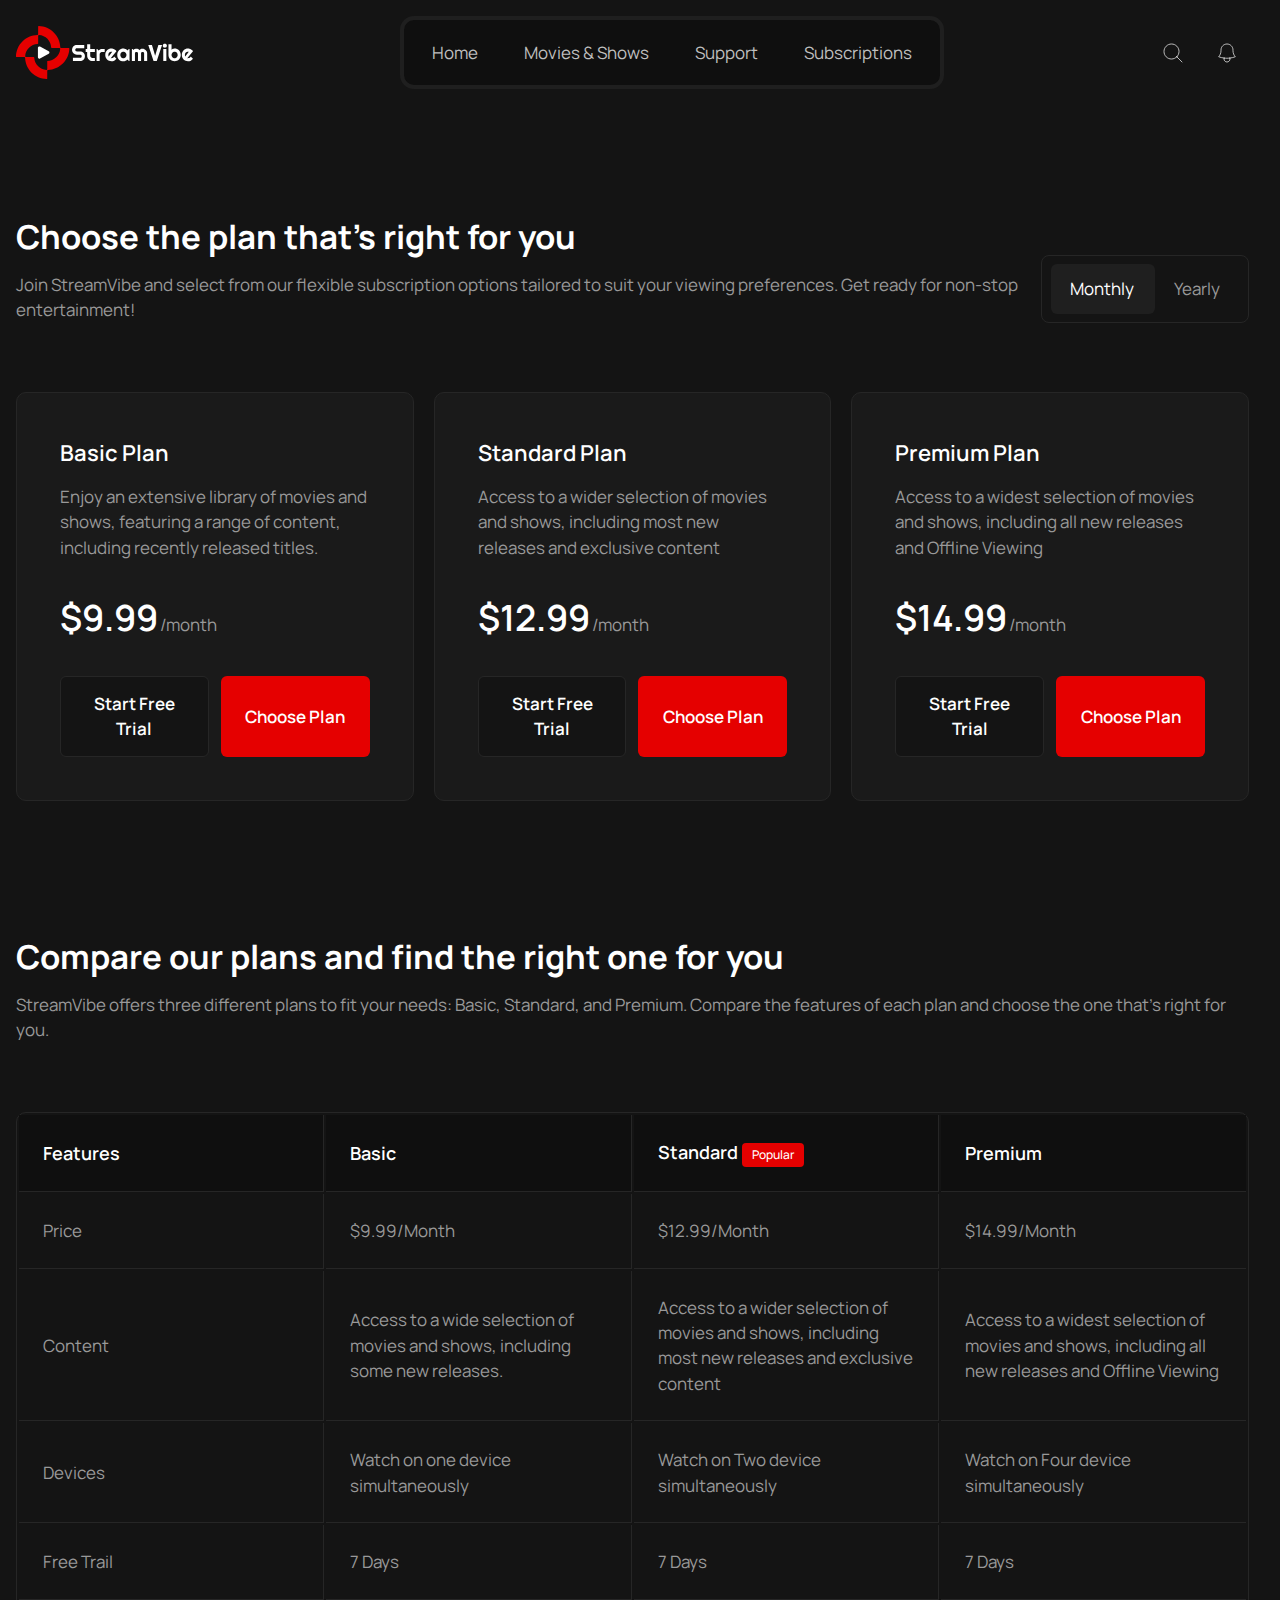
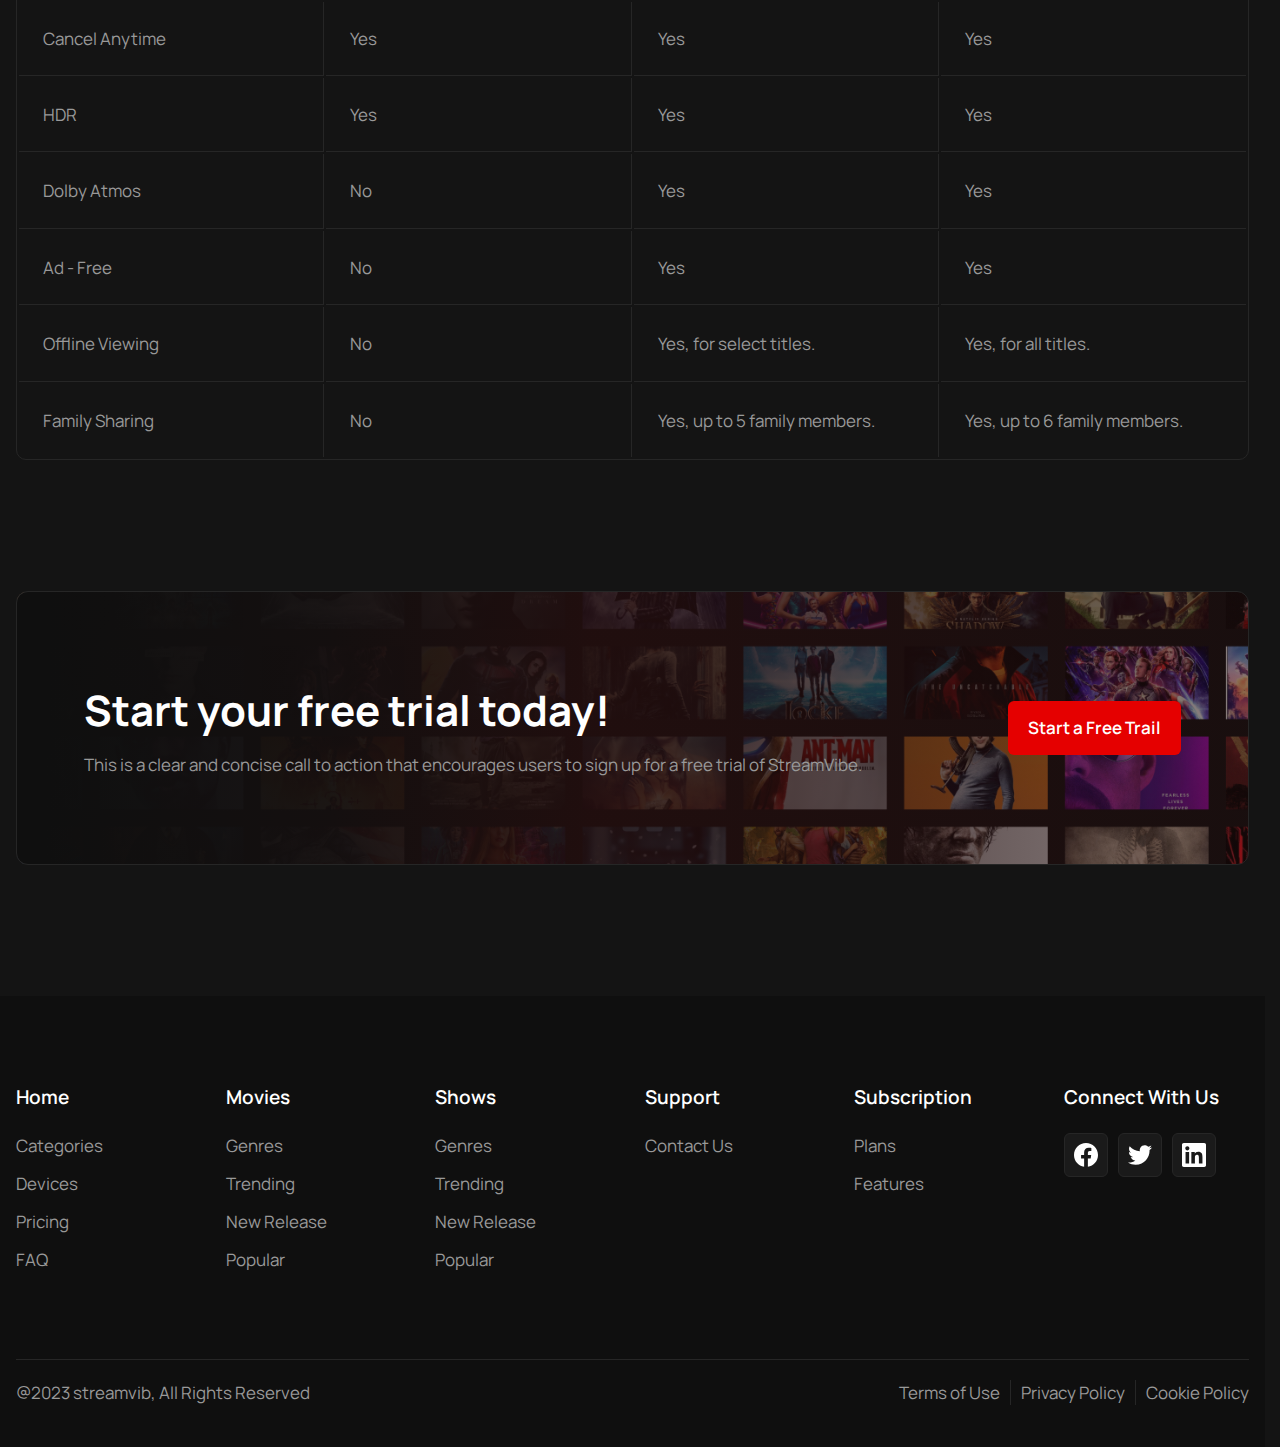
<file: subscriptions.html>
<!doctype html>
<html lang="en">
  <head>
    <meta charset="UTF-8">
    <meta name="viewport" content="width=device-width, initial-scale=1.0">
    <title>Stream Vibe | Subscriptions</title>
    <link rel="apple-touch-icon" sizes="180x180" href="/apple-touch-icon.png">
    <link rel="icon" type="image/png" sizes="32x32" href="/favicon-32x32.png">
    <link rel="icon" type="image/png" sizes="16x16" href="/favicon-16x16.png">
    <link rel="manifest" href="/site.webmanifest">
    <script src="/assets/main.js" type="module"></script>
    <link rel="stylesheet" href="/assets/bundle.css">
  </head>
  <body>
    <header class="header" data-js-overlay-menu="">
      <div class="header__inner container">
        <a class="header__logo logo" href="/" title="Home" aria-label="Home">
          <img class="logo__image" src="/Logo.svg" alt="" width="199" height="60" loading="eager">
        </a>
        <dialog class="header__overlay-menu-dialog" data-js-overlay-menu-dialog="">
          <nav class="header__menu">
            <ul class="header__menu-list">
              <li class="header__menu-item">
                <a class="header__menu-link" href="/">Home</a>
              </li>
              <li class="header__menu-item">
                <a class="header__menu-link" href="/movies.html">Movies &amp; Shows</a>
              </li>
              <li class="header__menu-item">
                <a class="header__menu-link" href="/support.html">Support</a>
              </li>
              <li class="header__menu-item">
                <a class="header__menu-link" href="/subscriptions.html">Subscriptions</a>
              </li>
            </ul>
          </nav>
          <div class="header__actions">
            <button class="header__button button button--transparent" title="search" aria-label="search" type="button"><span class="button__icon icon">
                <svg fill="none" stroke="currentColor">
                  <use href="/assets/images/icons.svg#search"></use>
                </svg>
              </span></button>
            <button class="header__button button button--transparent" title="Notifications" aria-label="Notifications" type="button"><span class="button__icon icon">
                <svg fill="none" stroke="currentColor">
                  <use href="/assets/images/icons.svg#bell"></use>
                </svg>
              </span></button>
          </div>
        </dialog>
        <button class="header__burger-button visible-tablet burger-button" type="button" aria-label="Open menu" title="Open menu" data-js-overlay-menu-burger-button="">
          <svg class="burger-button__svg" width="30" height="30" viewBox="0 0 100 100">
            <path class="burger-button__line burger-button__line--1" d="M 20,29.000046 H 80.000231 C 80.000231,29.000046 94.498839,28.817352 94.532987,66.711331 94.543142,77.980673 90.966081,81.670246 85.259173,81.668997 79.552261,81.667751 75.000211,74.999942 75.000211,74.999942 L 25.000021,25.000058"></path>
            <path class="burger-button__line burger-button__line--2" d="M 20,50 H 80"></path>
            <path class="burger-button__line burger-button__line--3" d="M 20,70.999954 H 80.000231 C 80.000231,70.999954 94.498839,71.182648 94.532987,33.288669 94.543142,22.019327 90.966081,18.329754 85.259173,18.331003 79.552261,18.332249 75.000211,25.000058 75.000211,25.000058 L 25.000021,74.999942"></path>
          </svg>
        </button>
      </div>
    </header>
    <main class="content">
      <section class="section container" aria-label="plans-id">
        <header class="section__header">
          <div class="section__info">
            <h2 class="section__title h3" id="plans-id">Choose the plan that&#x27;s right for you</h2>
            <div class="section__description">
              <p>Join StreamVibe and select from our flexible subscription options tailored to suit your viewing preferences. Get ready for non-stop entertainment!</p>
            </div>
          </div>
          <div class="section__actions">
            <div class="tabs-navigation" id="plans-tabs-navigation" role="tablist" aria-labelledby="plans-tabs-title" data-js-tabs-navigation="">
              <h3 class="visually-hidden" id="plans-tabs-title">plans-tabs</h3>
              <div class="tabs-navigation__button is-active" id="monthly-tab" role="tab" aria-controls="monthly-tabpanel" aria-selected="true" tabindex="0" data-js-tabs-button="">Monthly</div>
              <div class="tabs-navigation__button" id="yearly-tab" role="tab" aria-controls="yearly-tabpanel" tabindex="-1" data-js-tabs-button="">Yearly</div>
            </div>
          </div>
        </header>
        <div class="section__body">
          <div class="tabs" data-js-tabs="{&quot;navigationTargetElementId&quot;:&quot;plans-tabs-navigation&quot;}">
            <div class="tabs__body">
              <div class="tabs__content is-active" id="monthly-tabpanel" aria-labelledby="monthly-tab" tabindex="0" data-js-tabs-content="">
                <ul class="grid grid--3">
                  <li class="grid__item">
                    <div class="plan-card">
                      <div class="plan-card__info">
                        <h3 class="plan-card__title h4">Basic Plan</h3>
                        <div class="plan-card__description">
                          <p>Enjoy an extensive library of movies and shows, featuring a range of content, including recently released titles.</p>
                        </div>
                      </div>
                      <div class="plan-card__conditions"><span class="plan-card__price">$9.99</span><span class="plan-card__period">/month</span></div>
                      <div class="plan-card__actions">
                        <a class="button button--black-08" href="/subscriptions.html"><span class="button__label">Start Free Trial</span></a>
                        <a class="button" href="/subscriptions.html"><span class="button__label">Choose Plan</span></a>
                      </div>
                    </div>
                  </li>
                  <li class="grid__item">
                    <div class="plan-card">
                      <div class="plan-card__info">
                        <h3 class="plan-card__title h4">Standard Plan</h3>
                        <div class="plan-card__description">
                          <p>Access to a wider selection of movies and shows, including most new releases and exclusive content</p>
                        </div>
                      </div>
                      <div class="plan-card__conditions"><span class="plan-card__price">$12.99</span><span class="plan-card__period">/month</span></div>
                      <div class="plan-card__actions">
                        <a class="button button--black-08" href="/subscriptions.html"><span class="button__label">Start Free Trial</span></a>
                        <a class="button" href="/subscriptions.html"><span class="button__label">Choose Plan</span></a>
                      </div>
                    </div>
                  </li>
                  <li class="grid__item">
                    <div class="plan-card">
                      <div class="plan-card__info">
                        <h3 class="plan-card__title h4">Premium Plan</h3>
                        <div class="plan-card__description">
                          <p>Access to a widest selection of movies and shows, including all new releases and Offline Viewing</p>
                        </div>
                      </div>
                      <div class="plan-card__conditions"><span class="plan-card__price">$14.99</span><span class="plan-card__period">/month</span></div>
                      <div class="plan-card__actions">
                        <a class="button button--black-08" href="/subscriptions.html"><span class="button__label">Start Free Trial</span></a>
                        <a class="button" href="/subscriptions.html"><span class="button__label">Choose Plan</span></a>
                      </div>
                    </div>
                  </li>
                </ul>
              </div>
              <div class="tabs__content" id="yearly-tabpanel" aria-labelledby="yearly-tab" tabindex="0" data-js-tabs-content="">
                <ul class="grid grid--3">
                  <li class="grid__item">
                    <div class="plan-card">
                      <div class="plan-card__info">
                        <h3 class="plan-card__title h4">Basic Plan</h3>
                        <div class="plan-card__description">
                          <p>Enjoy an extensive library of movies and shows, featuring a range of content, including recently released titles.</p>
                        </div>
                      </div>
                      <div class="plan-card__conditions"><span class="plan-card__price">$99.99</span><span class="plan-card__period">/year</span></div>
                      <div class="plan-card__actions">
                        <a class="button button--black-08" href="/subscriptions.html"><span class="button__label">Start Free Trial</span></a>
                        <a class="button" href="/subscriptions.html"><span class="button__label">Choose Plan</span></a>
                      </div>
                    </div>
                  </li>
                  <li class="grid__item">
                    <div class="plan-card">
                      <div class="plan-card__info">
                        <h3 class="plan-card__title h4">Standard Plan</h3>
                        <div class="plan-card__description">
                          <p>Access to a wider selection of movies and shows, including most new releases and exclusive content</p>
                        </div>
                      </div>
                      <div class="plan-card__conditions"><span class="plan-card__price">$129.99</span><span class="plan-card__period">/year</span></div>
                      <div class="plan-card__actions">
                        <a class="button button--black-08" href="/subscriptions.html"><span class="button__label">Start Free Trial</span></a>
                        <a class="button" href="/subscriptions.html"><span class="button__label">Choose Plan</span></a>
                      </div>
                    </div>
                  </li>
                  <li class="grid__item">
                    <div class="plan-card">
                      <div class="plan-card__info">
                        <h3 class="plan-card__title h4">Premium Plan</h3>
                        <div class="plan-card__description">
                          <p>Access to a widest selection of movies and shows, including all new releases and Offline Viewing</p>
                        </div>
                      </div>
                      <div class="plan-card__conditions"><span class="plan-card__price">$149.99</span><span class="plan-card__period">/year</span></div>
                      <div class="plan-card__actions">
                        <a class="button button--black-08" href="/subscriptions.html"><span class="button__label">Start Free Trial</span></a>
                        <a class="button" href="/subscriptions.html"><span class="button__label">Choose Plan</span></a>
                      </div>
                    </div>
                  </li>
                </ul>
              </div>
            </div>
          </div>
        </div>
      </section>
      <section class="section container" aria-label="plans-comparison-title">
        <header class="section__header">
          <div class="section__info">
            <h2 class="section__title h3" id="plans-comparison-title">Compare our plans and find the right one for you</h2>
            <div class="section__description">
              <p>StreamVibe offers three different plans to fit your needs: Basic, Standard, and Premium. Compare the features of each plan and choose the one that&#x27;s right for you.</p>
            </div>
          </div>
        </header>
        <div class="section__body">
          <table class="hidden-mobile">
            <thead>
              <tr>
                <th width="25%">Features</th>
                <th width="25%">Basic</th>
                <th width="25%">Standard <div class="badge badge--accent"><span>Popular</span></div>
                </th>
                <th width="25%">Premium</th>
              </tr>
            </thead>
            <tbody>
              <tr>
                <td>Price</td>
                <td>$9.99/Month</td>
                <td>$12.99/Month</td>
                <td>$14.99/Month</td>
              </tr>
              <tr>
                <td>Content</td>
                <td>Access to a wide selection of movies and shows, including some new releases.</td>
                <td>Access to a wider selection of movies and shows, including most new releases and exclusive content</td>
                <td>Access to a widest selection of movies and shows, including all new releases and Offline Viewing</td>
              </tr>
              <tr>
                <td>Devices</td>
                <td>Watch on one device simultaneously</td>
                <td>Watch on Two device simultaneously</td>
                <td>Watch on Four device simultaneously</td>
              </tr>
              <tr>
                <td>Free Trail</td>
                <td>7 Days</td>
                <td>7 Days</td>
                <td>7 Days</td>
              </tr>
              <tr>
                <td>Cancel Anytime</td>
                <td>Yes</td>
                <td>Yes</td>
                <td>Yes</td>
              </tr>
              <tr>
                <td>HDR</td>
                <td>Yes</td>
                <td>Yes</td>
                <td>Yes</td>
              </tr>
              <tr>
                <td>Dolby Atmos</td>
                <td>No</td>
                <td>Yes</td>
                <td>Yes</td>
              </tr>
              <tr>
                <td>Ad - Free</td>
                <td>No</td>
                <td>Yes</td>
                <td>Yes</td>
              </tr>
              <tr>
                <td>Offline Viewing</td>
                <td>No</td>
                <td>Yes, for select titles.</td>
                <td>Yes, for all titles.</td>
              </tr>
              <tr>
                <td>Family Sharing</td>
                <td>No</td>
                <td>Yes, up to 5 family members.</td>
                <td>Yes, up to 6 family members.</td>
              </tr>
            </tbody>
          </table>
          <div class="visible-mobile tabs" data-js-tabs="{&quot;navigationTargetElementId&quot;:null}">
            <div class="tabs-navigation" role="tablist" aria-labelledby="plans-comparison-tabs-title-title" data-js-tabs-navigation="">
              <h3 class="visually-hidden" id="plans-comparison-tabs-title-title">plans-comparison-tabs-title</h3>
              <div class="tabs-navigation__button is-active" id="basic-tab" role="tab" aria-controls="basic-tabpanel" aria-selected="true" tabindex="0" data-js-tabs-button="">Basic</div>
              <div class="tabs-navigation__button" id="standard-tab" role="tab" aria-controls="standard-tabpanel" aria-selected="false" tabindex="-1" data-js-tabs-button="">Standard</div>
              <div class="tabs-navigation__button" id="premium-tab" role="tab" aria-controls="premium-tabpanel" aria-selected="false" tabindex="-1" data-js-tabs-button="">Premium</div>
            </div>
            <div class="tabs__body">
              <div class="tabs__content is-active" id="basic-tabpanel" aria-labelledby="basic-tab" tabindex="0" data-js-tabs-content="">
                <div class="specifications">
                  <dl class="specifications__list">
                    <div class="specifications__item">
                      <dt class="specifications__key">Price</dt>
                      <dd class="specifications__value">$9.99/Month</dd>
                    </div>
                    <div class="specifications__item specifications__item--wide">
                      <dt class="specifications__key">Content</dt>
                      <dd class="specifications__value">Access to a wide selection of movies and shows, including some new releases.</dd>
                    </div>
                    <div class="specifications__item specifications__item--wide">
                      <dt class="specifications__key">Devices</dt>
                      <dd class="specifications__value">Watch on one device simultaneously</dd>
                    </div>
                    <div class="specifications__item">
                      <dt class="specifications__key">Free Trail</dt>
                      <dd class="specifications__value">7 Days</dd>
                    </div>
                    <div class="specifications__item">
                      <dt class="specifications__key">Cancel Anytime</dt>
                      <dd class="specifications__value">Yes</dd>
                    </div>
                    <div class="specifications__item">
                      <dt class="specifications__key">HDR</dt>
                      <dd class="specifications__value">Yes</dd>
                    </div>
                    <div class="specifications__item">
                      <dt class="specifications__key">Dolby Atmos</dt>
                      <dd class="specifications__value">No</dd>
                    </div>
                    <div class="specifications__item">
                      <dt class="specifications__key">Ad - Free</dt>
                      <dd class="specifications__value">No</dd>
                    </div>
                    <div class="specifications__item">
                      <dt class="specifications__key">Offline Viewing</dt>
                      <dd class="specifications__value">No</dd>
                    </div>
                    <div class="specifications__item">
                      <dt class="specifications__key">Family Sharing</dt>
                      <dd class="specifications__value">No</dd>
                    </div>
                  </dl>
                </div>
              </div>
              <div class="tabs__content" id="standard-tabpanel" aria-labelledby="standard-tab" tabindex="0" data-js-tabs-content="">
                <div class="specifications">
                  <dl class="specifications__list">
                    <div class="specifications__item">
                      <dt class="specifications__key">Price</dt>
                      <dd class="specifications__value">$12.99/Month</dd>
                    </div>
                    <div class="specifications__item specifications__item--wide">
                      <dt class="specifications__key">Content</dt>
                      <dd class="specifications__value">Access to a wider selection of movies and shows, including most new releases and exclusive content</dd>
                    </div>
                    <div class="specifications__item specifications__item--wide">
                      <dt class="specifications__key">Devices</dt>
                      <dd class="specifications__value">Watch on Two device simultaneously</dd>
                    </div>
                    <div class="specifications__item">
                      <dt class="specifications__key">Free Trail</dt>
                      <dd class="specifications__value">7 Days</dd>
                    </div>
                    <div class="specifications__item">
                      <dt class="specifications__key">Cancel Anytime</dt>
                      <dd class="specifications__value">Yes</dd>
                    </div>
                    <div class="specifications__item">
                      <dt class="specifications__key">HDR</dt>
                      <dd class="specifications__value">Yes</dd>
                    </div>
                    <div class="specifications__item">
                      <dt class="specifications__key">Dolby Atmos</dt>
                      <dd class="specifications__value">Yes</dd>
                    </div>
                    <div class="specifications__item">
                      <dt class="specifications__key">Ad - Free</dt>
                      <dd class="specifications__value">Yes</dd>
                    </div>
                    <div class="specifications__item">
                      <dt class="specifications__key">Offline Viewing</dt>
                      <dd class="specifications__value">Yes, for select titles.</dd>
                    </div>
                    <div class="specifications__item">
                      <dt class="specifications__key">Family Sharing</dt>
                      <dd class="specifications__value">Yes, up to 5 family members.</dd>
                    </div>
                  </dl>
                </div>
              </div>
              <div class="tabs__content" id="premium-tabpanel" aria-labelledby="premium-tab" tabindex="0" data-js-tabs-content="">
                <div class="specifications">
                  <dl class="specifications__list">
                    <div class="specifications__item">
                      <dt class="specifications__key">Price</dt>
                      <dd class="specifications__value">$14.99/Month</dd>
                    </div>
                    <div class="specifications__item specifications__item--wide">
                      <dt class="specifications__key">Content</dt>
                      <dd class="specifications__value">Access to a widest selection of movies and shows, including all new releases and Offline Viewing</dd>
                    </div>
                    <div class="specifications__item specifications__item--wide">
                      <dt class="specifications__key">Devices</dt>
                      <dd class="specifications__value">Watch on Four device simultaneously</dd>
                    </div>
                    <div class="specifications__item">
                      <dt class="specifications__key">Free Trail</dt>
                      <dd class="specifications__value">7 Days</dd>
                    </div>
                    <div class="specifications__item">
                      <dt class="specifications__key">Cancel Anytime</dt>
                      <dd class="specifications__value">Yes</dd>
                    </div>
                    <div class="specifications__item">
                      <dt class="specifications__key">HDR</dt>
                      <dd class="specifications__value">Yes</dd>
                    </div>
                    <div class="specifications__item">
                      <dt class="specifications__key">Dolby Atmos</dt>
                      <dd class="specifications__value">Yes</dd>
                    </div>
                    <div class="specifications__item">
                      <dt class="specifications__key">Ad - Free</dt>
                      <dd class="specifications__value">Yes</dd>
                    </div>
                    <div class="specifications__item">
                      <dt class="specifications__key">Offline Viewing</dt>
                      <dd class="specifications__value">Yes, for all titles.</dd>
                    </div>
                    <div class="specifications__item">
                      <dt class="specifications__key">Family Sharing</dt>
                      <dd class="specifications__value">Yes, up to 6 family members.</dd>
                    </div>
                  </dl>
                </div>
              </div>
            </div>
          </div>
        </div>
      </section>
      <section class="banner container" aria-labelledby="banner-title">
        <div class="banner__inner">
          <div class="banner__body">
            <h2 class="banner__title">Start your free trial today!</h2>
            <div class="banner__description">
              <p>This is a clear and concise call to action that encourages users to sign up for a free trial of StreamVibe.</p>
            </div>
          </div>
          <a class="banner__button button" href="/subscriptions.html"><span class="button__label">Start a Free Trail</span></a>
        </div>
      </section>
    </main>
    <footer class="footer">
      <div class="footer__inner container">
        <nav class="footer__menu">
          <div class="footer__menu-column">
            <a class="footer__menu-title h6" href="/">Home</a>
            <ul class="footer__menu-list">
              <li class="footer__menu-item">
                <a class="footer__menu-link" href="/">Categories</a>
              </li>
              <li class="footer__menu-item">
                <a class="footer__menu-link" href="/">Devices</a>
              </li>
              <li class="footer__menu-item">
                <a class="footer__menu-link" href="/">Pricing</a>
              </li>
              <li class="footer__menu-item">
                <a class="footer__menu-link" href="/">FAQ</a>
              </li>
            </ul>
          </div>
          <div class="footer__menu-column">
            <a class="footer__menu-title h6" href="/">Movies</a>
            <ul class="footer__menu-list">
              <li class="footer__menu-item">
                <a class="footer__menu-link" href="/">Genres</a>
              </li>
              <li class="footer__menu-item">
                <a class="footer__menu-link" href="/">Trending</a>
              </li>
              <li class="footer__menu-item">
                <a class="footer__menu-link" href="/">New Release</a>
              </li>
              <li class="footer__menu-item">
                <a class="footer__menu-link" href="/">Popular</a>
              </li>
            </ul>
          </div>
          <div class="footer__menu-column">
            <a class="footer__menu-title h6" href="/">Shows</a>
            <ul class="footer__menu-list">
              <li class="footer__menu-item">
                <a class="footer__menu-link" href="/">Genres</a>
              </li>
              <li class="footer__menu-item">
                <a class="footer__menu-link" href="/">Trending</a>
              </li>
              <li class="footer__menu-item">
                <a class="footer__menu-link" href="/">New Release</a>
              </li>
              <li class="footer__menu-item">
                <a class="footer__menu-link" href="/">Popular</a>
              </li>
            </ul>
          </div>
          <div class="footer__menu-column">
            <a class="footer__menu-title h6" href="/">Support</a>
            <ul class="footer__menu-list">
              <li class="footer__menu-item">
                <a class="footer__menu-link" href="/">Contact Us</a>
              </li>
            </ul>
          </div>
          <div class="footer__menu-column">
            <a class="footer__menu-title h6" href="/">Subscription</a>
            <ul class="footer__menu-list">
              <li class="footer__menu-item">
                <a class="footer__menu-link" href="/">Plans</a>
              </li>
              <li class="footer__menu-item">
                <a class="footer__menu-link" href="/">Features</a>
              </li>
            </ul>
          </div>
          <div class="footer__menu-column">
            <a class="footer__menu-title h6" href="/">Connect With Us</a>
            <div class="footer__soc1als soc1als">
              <ul class="soc1als__list">
                <li class="soc1als__item">
                  <a class="soc1als__link button button--black-10" title="Facebook" aria-label="Facebook" href="/" target="_blank"><span class="button__icon icon">
                      <svg fill="currentColor" stroke="none">
                        <use href="/assets/images/icons.svg#facebook"></use>
                      </svg>
                    </span></a>
                </li>
                <li class="soc1als__item">
                  <a class="soc1als__link button button--black-10" title="Twitter" aria-label="Twitter" href="/" target="_blank"><span class="button__icon icon">
                      <svg fill="currentColor" stroke="none">
                        <use href="/assets/images/icons.svg#twitter"></use>
                      </svg>
                    </span></a>
                </li>
                <li class="soc1als__item">
                  <a class="soc1als__link button button--black-10" title="LinkedIn" aria-label="LinkedIn" href="/" target="_blank"><span class="button__icon icon">
                      <svg fill="currentColor" stroke="none">
                        <use href="/assets/images/icons.svg#linkedin"></use>
                      </svg>
                    </span></a>
                </li>
              </ul>
            </div>
          </div>
        </nav>
        <div class="footer__extra">
          <p class="footer__copyright">@<time dateTime="2023">2023</time> streamvib, All Rights Reserved</p>
          <div class="footer__extra-links">
            <a class="footer__extra-link" href="/">Terms of Use</a>
            <a class="footer__extra-link" href="/">Privacy Policy</a>
            <a class="footer__extra-link" href="/">Cookie Policy</a>
          </div>
        </div>
      </div>
    </footer>
  </body>
</html>
</file>
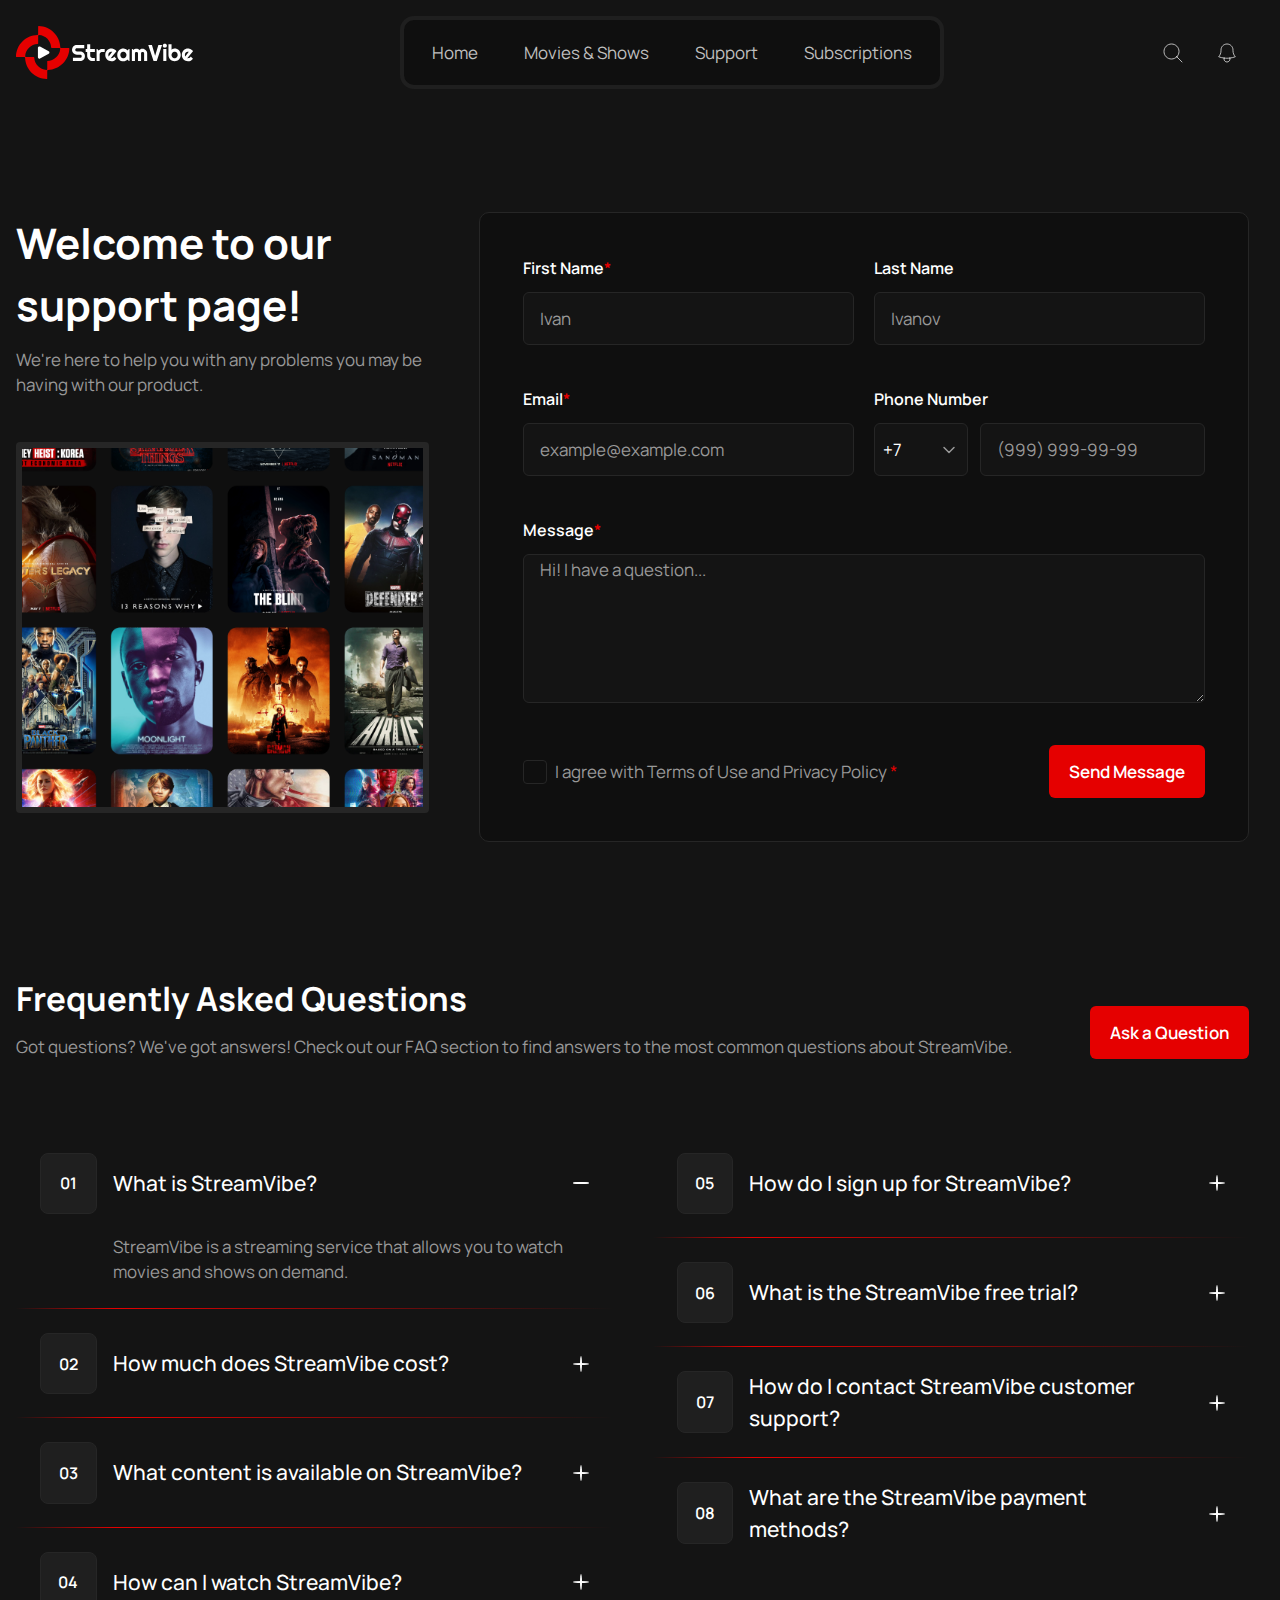
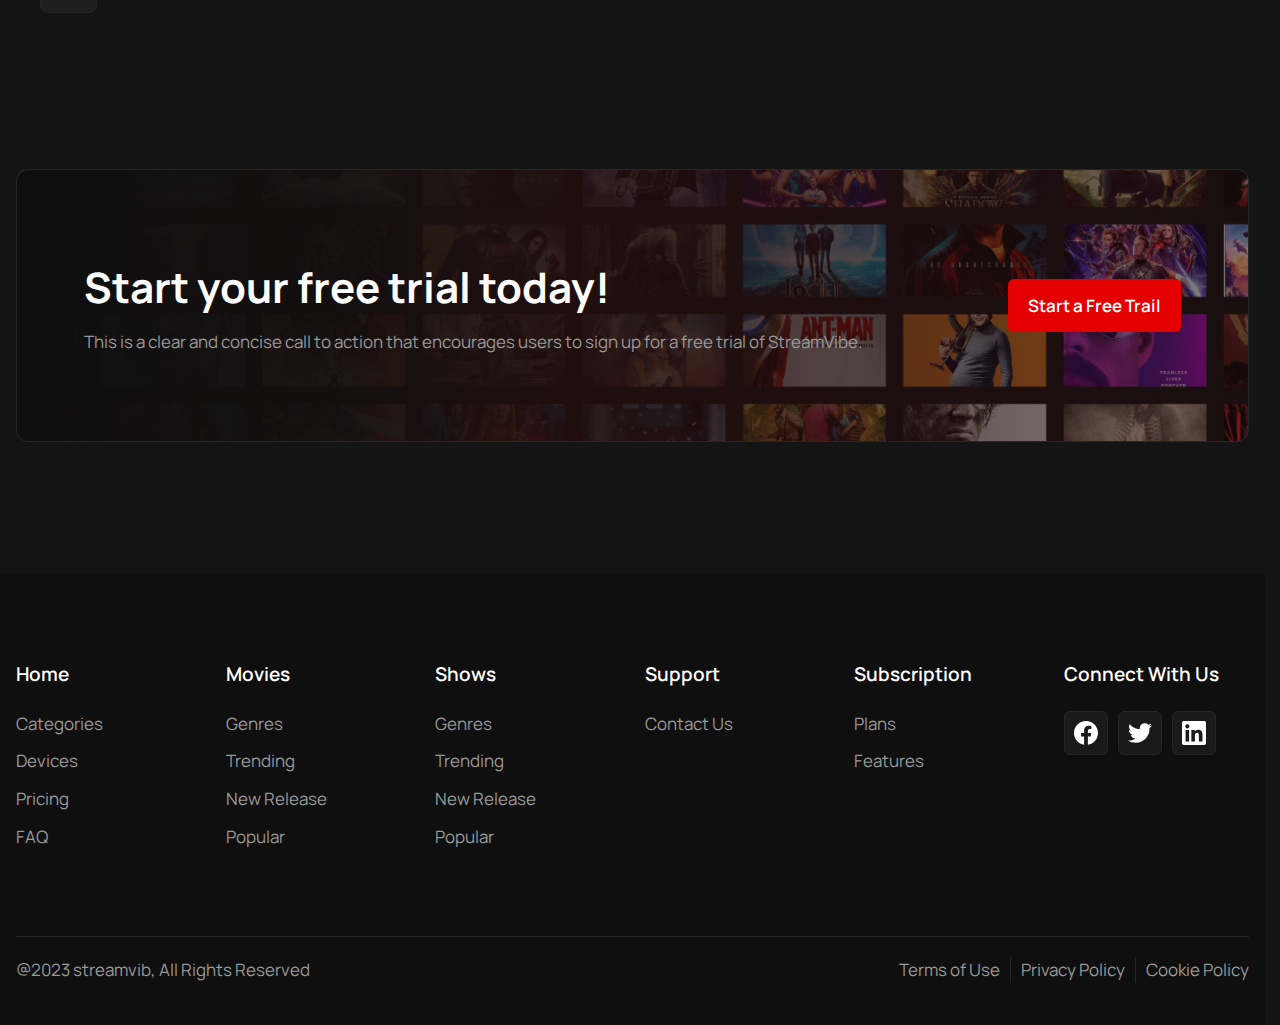
<file: support.html>
<!doctype html>
<html lang="en">
  <head>
    <meta charset="UTF-8">
    <meta name="viewport" content="width=device-width, initial-scale=1.0">
    <title>Stream Vibe | Support</title>
    <link rel="apple-touch-icon" sizes="180x180" href="/apple-touch-icon.png">
    <link rel="icon" type="image/png" sizes="32x32" href="/favicon-32x32.png">
    <link rel="icon" type="image/png" sizes="16x16" href="/favicon-16x16.png">
    <link rel="manifest" href="/site.webmanifest">
    <script src="/assets/main.js" type="module"></script>
    <link rel="stylesheet" href="/assets/bundle.css">
  </head>
  <body>
    <header class="header" data-js-overlay-menu="">
      <div class="header__inner container">
        <a class="header__logo logo" href="/" title="Home" aria-label="Home">
          <img class="logo__image" src="/Logo.svg" alt="" width="199" height="60" loading="eager">
        </a>
        <dialog class="header__overlay-menu-dialog" data-js-overlay-menu-dialog="">
          <nav class="header__menu">
            <ul class="header__menu-list">
              <li class="header__menu-item">
                <a class="header__menu-link" href="/">Home</a>
              </li>
              <li class="header__menu-item">
                <a class="header__menu-link" href="/movies.html">Movies &amp; Shows</a>
              </li>
              <li class="header__menu-item">
                <a class="header__menu-link" href="/support.html">Support</a>
              </li>
              <li class="header__menu-item">
                <a class="header__menu-link" href="/subscriptions.html">Subscriptions</a>
              </li>
            </ul>
          </nav>
          <div class="header__actions">
            <button class="header__button button button--transparent" title="search" aria-label="search" type="button"><span class="button__icon icon">
                <svg fill="none" stroke="currentColor">
                  <use href="/assets/images/icons.svg#search"></use>
                </svg>
              </span></button>
            <button class="header__button button button--transparent" title="Notifications" aria-label="Notifications" type="button"><span class="button__icon icon">
                <svg fill="none" stroke="currentColor">
                  <use href="/assets/images/icons.svg#bell"></use>
                </svg>
              </span></button>
          </div>
        </dialog>
        <button class="header__burger-button visible-tablet burger-button" type="button" aria-label="Open menu" title="Open menu" data-js-overlay-menu-burger-button="">
          <svg class="burger-button__svg" width="30" height="30" viewBox="0 0 100 100">
            <path class="burger-button__line burger-button__line--1" d="M 20,29.000046 H 80.000231 C 80.000231,29.000046 94.498839,28.817352 94.532987,66.711331 94.543142,77.980673 90.966081,81.670246 85.259173,81.668997 79.552261,81.667751 75.000211,74.999942 75.000211,74.999942 L 25.000021,25.000058"></path>
            <path class="burger-button__line burger-button__line--2" d="M 20,50 H 80"></path>
            <path class="burger-button__line burger-button__line--3" d="M 20,70.999954 H 80.000231 C 80.000231,70.999954 94.498839,71.182648 94.532987,33.288669 94.543142,22.019327 90.966081,18.329754 85.259173,18.331003 79.552261,18.332249 75.000211,25.000058 75.000211,25.000058 L 25.000021,74.999942"></path>
          </svg>
        </button>
      </div>
    </header>
    <main class="content">
      <section class="support container" aria-labelledby="support-title">
        <div class="support__body">
          <div class="support__info">
            <h1 id="support-title" class="support__title h2">Welcome to our support page!</h1>
            <div class="support__description">
              <p>We&#x27;re here to help you with any problems you may be having with our product.</p>
            </div>
          </div>
          <img srcset="/assets/images/support-img-320x285.png 320w, /assets/images/support-img-400x356.png 400w, /assets/images/support-img-640x570.png 640w, /assets/images/support-img-800x712.png 800w, /assets/images/support-img-1024x911.png 1024w, /assets/images/support-img-1066x954.png 1066w" src="/assets/images/support-img-1066x954.png" sizes="(min-width: 1066px) 1066px, 100vw" width="1066" height="954" alt decoding="async" loading="lazy" class="support__image">
        </div>
        <form class="support__form" action="">
          <div class="support__form-cell field">
            <label for="first-name" class="field__label">First Name<span class="field__required-star" aria-hidden="true">*</span></label>
            <div class="field__body">
              <input class="field__control" id="first-name" placeholder="Ivan" required="">
            </div>
          </div>
          <div class="support__form-cell field">
            <label for="last-name" class="field__label">Last Name</label>
            <div class="field__body">
              <input class="field__control" id="last-name" placeholder="Ivanov">
            </div>
          </div>
          <div class="support__form-cell field">
            <label for="email" class="field__label">Email<span class="field__required-star" aria-hidden="true">*</span></label>
            <div class="field__body">
              <input class="field__control" id="email" type="email" placeholder="example@example.com" required="">
            </div>
          </div>
          <div class="support__form-cell field">
            <label for="phone-number" class="field__label">Phone Number</label>
            <div class="field__body">
              <div class="select" data-js-select="">
                <label class="select-label visually-hidden" id="prone-number-prefix-label" for="prone-number-prefix">Prone number prefix</label>
                <select class="select__original-control field__control" data-js-select-original-control="" id="prone-number-prefix" tabindex="-1">
                  <option value="+7" selected="">+7</option>
                  <option value="+1">+1</option>
                  <option value="+2">+2</option>
                  <option value="+3">+3</option>
                </select>
                <div class="select__body">
                  <div class="select__button field__control" tabindex="0" role="combobox" aria-expanded="false" aria-haspopup="listbox" aria-controls="prone-number-prefix-dropdown" aria-labelledby="prone-number-prefix-label" data-js-select-button="">+7</div>
                  <div class="select__dropdown" id="prone-number-prefix-dropdown" role="listbox" aria-labelledby="prone-number-prefix-label" data-js-select-dropdown="">
                    <div class="select__option is-selected is-current" id="prone-number-prefix-option-0" role="option" aria-selected="true" data-js-select-option="">+7</div>
                    <div class="select__option" id="prone-number-prefix-option-1" role="option" aria-selected="false" data-js-select-option="">+1</div>
                    <div class="select__option" id="prone-number-prefix-option-2" role="option" aria-selected="false" data-js-select-option="">+2</div>
                    <div class="select__option" id="prone-number-prefix-option-3" role="option" aria-selected="false" data-js-select-option="">+3</div>
                  </div>
                </div>
              </div>
              <input class="field__control" id="phone-number" placeholder="(999) 999-99-99" inputMode="tel" data-js-input-mask="(000) 000-00-00">
            </div>
          </div>
          <div class="support__form-cell support__form-cell--wide field">
            <label for="message" class="field__label">Message<span class="field__required-star" aria-hidden="true">*</span></label>
            <div class="field__body">
              <textarea class="field__control" id="message" type="textarea" placeholder="Hi! I have a question..." required=""></textarea>
            </div>
          </div>
          <div class="support__form-cell support__form-cell--wide support__form-cell--actions">
            <label class="support__form-agreement checkbox" for="i-agree-with-terms-of-use-and-privacy-policy">
              <input class="checkbox__input" id="i-agree-with-terms-of-use-and-privacy-policy" type="checkbox" required=""><span class="checkbox__label">I agree with Terms of Use and Privacy Policy</span>
            </label>
            <button class="support__form-submit-button button" type="submit"><span class="button__label">Send Message</span></button>
          </div>
        </form>
      </section>
      <section class="section container" aria-label="questions-title">
        <header class="section__header">
          <div class="section__info">
            <h2 class="section__title h3" id="questions-title">Frequently Asked Questions</h2>
            <div class="section__description">
              <p>Got questions? We&#x27;ve got answers! Check out our FAQ section to find answers to the most common questions about StreamVibe.</p>
            </div>
          </div>
          <div class="section__actions">
            <a class="button" href="/support.html"><span class="button__label">Ask a Question</span></a>
          </div>
        </header>
        <div class="section__body">
          <ol class="accordion-group accordion-group--2-columns accordion-group--has-counter">
            <li class="accordion-group__item">
              <div class="accordion">
                <details class="accordion__details" name="quiestions" open="">
                  <summary class="accordion__summary">
                    <h3 class="accordion__title h5"><span role="term" aria-details="question-0">What is StreamVibe?</span></h3>
                  </summary>
                </details>
                <div class="accordion__content" id="question-0" role="defenition">
                  <div class="accordion__content-inner">
                    <div class="accordion__content-body">StreamVibe is a streaming service that allows you to watch movies and shows on demand.</div>
                  </div>
                </div>
              </div>
            </li>
            <li class="accordion-group__item">
              <div class="accordion">
                <details class="accordion__details" name="quiestions">
                  <summary class="accordion__summary">
                    <h3 class="accordion__title h5"><span role="term" aria-details="question-1">How much does StreamVibe cost?</span></h3>
                  </summary>
                </details>
                <div class="accordion__content" id="question-1" role="defenition">
                  <div class="accordion__content-inner">
                    <div class="accordion__content-body">StreamVibe is a streaming service that allows you to watch movies and shows on demand.</div>
                  </div>
                </div>
              </div>
            </li>
            <li class="accordion-group__item">
              <div class="accordion">
                <details class="accordion__details" name="quiestions">
                  <summary class="accordion__summary">
                    <h3 class="accordion__title h5"><span role="term" aria-details="question-2">What content is available on StreamVibe?</span></h3>
                  </summary>
                </details>
                <div class="accordion__content" id="question-2" role="defenition">
                  <div class="accordion__content-inner">
                    <div class="accordion__content-body">StreamVibe is a streaming service that allows you to watch movies and shows on demand.</div>
                  </div>
                </div>
              </div>
            </li>
            <li class="accordion-group__item accordion-group__item--last-column-item">
              <div class="accordion">
                <details class="accordion__details" name="quiestions">
                  <summary class="accordion__summary">
                    <h3 class="accordion__title h5"><span role="term" aria-details="question-3">How can I watch StreamVibe?</span></h3>
                  </summary>
                </details>
                <div class="accordion__content" id="question-3" role="defenition">
                  <div class="accordion__content-inner">
                    <div class="accordion__content-body">StreamVibe is a streaming service that allows you to watch movies and shows on demand.</div>
                  </div>
                </div>
              </div>
            </li>
            <li class="accordion-group__item">
              <div class="accordion">
                <details class="accordion__details" name="quiestions">
                  <summary class="accordion__summary">
                    <h3 class="accordion__title h5"><span role="term" aria-details="question-4">How do I sign up for StreamVibe?</span></h3>
                  </summary>
                </details>
                <div class="accordion__content" id="question-4" role="defenition">
                  <div class="accordion__content-inner">
                    <div class="accordion__content-body">StreamVibe is a streaming service that allows you to watch movies and shows on demand.</div>
                  </div>
                </div>
              </div>
            </li>
            <li class="accordion-group__item">
              <div class="accordion">
                <details class="accordion__details" name="quiestions">
                  <summary class="accordion__summary">
                    <h3 class="accordion__title h5"><span role="term" aria-details="question-5">What is the StreamVibe free trial?</span></h3>
                  </summary>
                </details>
                <div class="accordion__content" id="question-5" role="defenition">
                  <div class="accordion__content-inner">
                    <div class="accordion__content-body">StreamVibe is a streaming service that allows you to watch movies and shows on demand.</div>
                  </div>
                </div>
              </div>
            </li>
            <li class="accordion-group__item">
              <div class="accordion">
                <details class="accordion__details" name="quiestions">
                  <summary class="accordion__summary">
                    <h3 class="accordion__title h5"><span role="term" aria-details="question-6">How do I contact StreamVibe customer support?</span></h3>
                  </summary>
                </details>
                <div class="accordion__content" id="question-6" role="defenition">
                  <div class="accordion__content-inner">
                    <div class="accordion__content-body">StreamVibe is a streaming service that allows you to watch movies and shows on demand.</div>
                  </div>
                </div>
              </div>
            </li>
            <li class="accordion-group__item">
              <div class="accordion">
                <details class="accordion__details" name="quiestions">
                  <summary class="accordion__summary">
                    <h3 class="accordion__title h5"><span role="term" aria-details="question-7">What are the StreamVibe payment methods?</span></h3>
                  </summary>
                </details>
                <div class="accordion__content" id="question-7" role="defenition">
                  <div class="accordion__content-inner">
                    <div class="accordion__content-body">StreamVibe is a streaming service that allows you to watch movies and shows on demand.</div>
                  </div>
                </div>
              </div>
            </li>
          </ol>
        </div>
      </section>
      <section class="banner container" aria-labelledby="banner-title">
        <div class="banner__inner">
          <div class="banner__body">
            <h2 class="banner__title">Start your free trial today!</h2>
            <div class="banner__description">
              <p>This is a clear and concise call to action that encourages users to sign up for a free trial of StreamVibe.</p>
            </div>
          </div>
          <a class="banner__button button" href="/subscriptions.html"><span class="button__label">Start a Free Trail</span></a>
        </div>
      </section>
    </main>
    <footer class="footer">
      <div class="footer__inner container">
        <nav class="footer__menu">
          <div class="footer__menu-column">
            <a class="footer__menu-title h6" href="/">Home</a>
            <ul class="footer__menu-list">
              <li class="footer__menu-item">
                <a class="footer__menu-link" href="/">Categories</a>
              </li>
              <li class="footer__menu-item">
                <a class="footer__menu-link" href="/">Devices</a>
              </li>
              <li class="footer__menu-item">
                <a class="footer__menu-link" href="/">Pricing</a>
              </li>
              <li class="footer__menu-item">
                <a class="footer__menu-link" href="/">FAQ</a>
              </li>
            </ul>
          </div>
          <div class="footer__menu-column">
            <a class="footer__menu-title h6" href="/">Movies</a>
            <ul class="footer__menu-list">
              <li class="footer__menu-item">
                <a class="footer__menu-link" href="/">Genres</a>
              </li>
              <li class="footer__menu-item">
                <a class="footer__menu-link" href="/">Trending</a>
              </li>
              <li class="footer__menu-item">
                <a class="footer__menu-link" href="/">New Release</a>
              </li>
              <li class="footer__menu-item">
                <a class="footer__menu-link" href="/">Popular</a>
              </li>
            </ul>
          </div>
          <div class="footer__menu-column">
            <a class="footer__menu-title h6" href="/">Shows</a>
            <ul class="footer__menu-list">
              <li class="footer__menu-item">
                <a class="footer__menu-link" href="/">Genres</a>
              </li>
              <li class="footer__menu-item">
                <a class="footer__menu-link" href="/">Trending</a>
              </li>
              <li class="footer__menu-item">
                <a class="footer__menu-link" href="/">New Release</a>
              </li>
              <li class="footer__menu-item">
                <a class="footer__menu-link" href="/">Popular</a>
              </li>
            </ul>
          </div>
          <div class="footer__menu-column">
            <a class="footer__menu-title h6" href="/">Support</a>
            <ul class="footer__menu-list">
              <li class="footer__menu-item">
                <a class="footer__menu-link" href="/">Contact Us</a>
              </li>
            </ul>
          </div>
          <div class="footer__menu-column">
            <a class="footer__menu-title h6" href="/">Subscription</a>
            <ul class="footer__menu-list">
              <li class="footer__menu-item">
                <a class="footer__menu-link" href="/">Plans</a>
              </li>
              <li class="footer__menu-item">
                <a class="footer__menu-link" href="/">Features</a>
              </li>
            </ul>
          </div>
          <div class="footer__menu-column">
            <a class="footer__menu-title h6" href="/">Connect With Us</a>
            <div class="footer__soc1als soc1als">
              <ul class="soc1als__list">
                <li class="soc1als__item">
                  <a class="soc1als__link button button--black-10" title="Facebook" aria-label="Facebook" href="/" target="_blank"><span class="button__icon icon">
                      <svg fill="currentColor" stroke="none">
                        <use href="/assets/images/icons.svg#facebook"></use>
                      </svg>
                    </span></a>
                </li>
                <li class="soc1als__item">
                  <a class="soc1als__link button button--black-10" title="Twitter" aria-label="Twitter" href="/" target="_blank"><span class="button__icon icon">
                      <svg fill="currentColor" stroke="none">
                        <use href="/assets/images/icons.svg#twitter"></use>
                      </svg>
                    </span></a>
                </li>
                <li class="soc1als__item">
                  <a class="soc1als__link button button--black-10" title="LinkedIn" aria-label="LinkedIn" href="/" target="_blank"><span class="button__icon icon">
                      <svg fill="currentColor" stroke="none">
                        <use href="/assets/images/icons.svg#linkedin"></use>
                      </svg>
                    </span></a>
                </li>
              </ul>
            </div>
          </div>
        </nav>
        <div class="footer__extra">
          <p class="footer__copyright">@<time dateTime="2023">2023</time> streamvib, All Rights Reserved</p>
          <div class="footer__extra-links">
            <a class="footer__extra-link" href="/">Terms of Use</a>
            <a class="footer__extra-link" href="/">Privacy Policy</a>
            <a class="footer__extra-link" href="/">Cookie Policy</a>
          </div>
        </div>
      </div>
    </footer>
  </body>
</html>
</file>
<file: assets/bundle.css>
@charset "UTF-8";*,:before,:after{box-sizing:border-box}:where(ul,ol):where([class]){padding-left:0}body,:where(blockquote,figure):where([class]){margin:0}:where(h1,h2,h3,h4,h5,h6,p,ul,ol,dl):where([class]){margin-block:0}:where(dd[class]){margin-left:0}:where(fieldset[class]){margin-left:0;padding:0;border:none}:where(ul[class]){list-style:none}:where(address[class]){font-style:normal}p{--paragraphMarginBottom: 24px;margin-block:0}p:where(:not([class]):not(:last-child)){margin-bottom:var(--paragraphMarginBottom)}img,video{display:block;max-width:100%;height:auto}input,textarea,select,button{font:inherit}html{height:100%;scrollbar-gutter:stable}html,:has(:target){scroll-behavior:smooth}body{min-height:100%;line-height:1.5}a:where([class]){display:inline-flex}button,label{cursor:pointer}:where([fill]:not([fill=none],[fill^=url])){fill:currentColor}:where([stroke]:not([stroke=none],[stroke^=url])){stroke:currentColor}svg *{transition-property:fill,stroke}:where(table){border-collapse:collapse;border-color:currentColor}@media (prefers-reduced-motion: reduce){*,:before,:after{animation-duration:.01ms!important;animation-iteration-count:1!important;transition-duration:.01ms!important;scroll-behavior:auto!important}}@font-face{font-family:Manrope;src:url(/assets/fonts/Manrope-Regular.woff2) format("woff2");font-weight:400;font-style:normal;font-display:swap}@font-face{font-family:Manrope;src:url(/assets/fonts/Manrope-Medium.woff2) format("woff2");font-weight:500;font-style:normal;font-display:swap}@font-face{font-family:Manrope;src:url(/assets/fonts/Manrope-SemiBold.woff2) format("woff2");font-weight:600;font-style:normal;font-display:swap}@font-face{font-family:Manrope;src:url(/assets/fonts/Manrope-Bold.woff2) format("woff2");font-weight:700;font-style:normal;font-display:swap}:root{--color-white: #ffffff;--color-black: #000000;--color-red-45: #E50000;--color-red-50: #FF0000;--color-red-55: #FF1919;--color-red-60: #FF3333;--color-red-80: #FF9999;--color-red-90: #FFCCCC;--color-red-95: #FFE5E5;--color-red-99: #FFFAFA;--color-black-06: #0F0F0F;--color-black-08: #141414;--color-black-10: #1A1A1A;--color-black-12: #1F1F1F;--color-black-15: #262626;--color-black-20: #333333;--color-black-25: #404040;--color-black-30: #4C4C4C;--color-gray-60: #999999;--color-gray-65: #A6A6A6;--color-gray-70: #B3B3B3;--color-gray-75: #BFBFBF;--color-gray-90: #E4E4E7;--color-gray-95: #F1F1F3;--color-gray-97: #F7F7F8;--color-gray-99: #FCFCFD;--border: var(--border-width-s) solid var(--color-black-15);--border-width-xl: 6px;--border-width-l: 4px;--border-width-m: 3px;--border-width-s: 1px;--border-radius-l: 12px;--border-radius-m: 10px;--border-radius-s: 8px;--border-radius-xs: 6px;--border-radius-xxs: 5px;--border-radius-xxxs: 4px;--font-family-base: "Manrope", sans-serif;--container-width: clamp(80rem, 0rem + 100vw, 100rem);--container-padding-x: 16px;--section-padding-y: clamp(2.5rem, 1.7949380165rem + 2.8925619835vw, 4.6875rem);--transition-duration: .2s;--transition-duration-longer: .4s}.container{width:100%;max-width:calc(var(--container-width) + var(--container-padding-x) * 2);margin-inline:auto;padding-inline:var(--container-padding-x)}.visually-hidden{position:absolute!important;width:1px!important;height:1px!important;margin:-1px!important;border:0!important;padding:0!important;white-space:nowrap!important;clip-path:inset(100%)!important;clip:rect(0 0 0 0)!important;overflow:hidden!important}@media (width > 1023px){.visible-tablet{display:none!important}}@media (width <= 1023px){.hidden-tablet{display:none!important}}@media (width > 767px){.visible-mobile{display:none!important}}@media (width <= 767px){.hidden-mobile{display:none!important}}html.is-lock{overflow:hidden}body{font-size:clamp(.875rem,.7944214876rem + .3305785124vw,1.125rem);display:flex;flex-direction:column;font-family:var(--font-family-base);color:var(--color-gray-60);background-color:var(--color-black-08)}main{flex-grow:1}h1,.h1,h2,.h2,h3,.h3,h4,.h4,h5,.h5,h6,.h6{color:var(--color-white)}h1,.h1{font-size:clamp(1.75rem,1.145661157rem + 2.479338843vw,3.625rem);font-weight:700}h2,.h2{font-size:clamp(1.5rem,1.0165289256rem + 1.9834710744vw,3rem);font-weight:700}h3,.h3{font-size:clamp(1.25rem,.8873966942rem + 1.4876033058vw,2.375rem);font-weight:700}h4,.h4{font-size:clamp(1.125rem,1.0041322314rem + .4958677686vw,1.5rem);font-weight:600}h5,.h5{font-size:clamp(1.125rem,1.0444214876rem + .3305785124vw,1.375rem);font-weight:500}h6,.h6{font-size:clamp(1rem,.9194214876rem + .3305785124vw,1.25rem);font-weight:600}a,button,label,input,textarea,select,svg *{transition-duration:var(--transition-duration)}a{color:var(--color-gray-60)}@media (any-hover: hover){a:hover{color:var(--color-red-45)}}@media (any-hover: none){a:active{color:var(--color-red-45)}}a[class]{text-decoration:none}:focus-visible{outline:2px dashed var(--color-white);outline-offset:4px;transition-duration:0s!important}:has(.swiper){min-width:0}.header{position:sticky;z-index:100;top:0;padding-block:clamp(.875rem,.7138429752rem + .6611570248vw,1.375rem);width:100%;animation-name:header-scrolling;animation-fill-mode:both;animation-timeline:scroll();animation-range:0 100px;border-bottom:var(--border-width-s) solid transparent}@keyframes header-scrolling{to{padding-block:10px;background-color:var(--color-black-08);border-color:var(--color-black-15)}}.header.is-fixed{position:fixed}.header__inner{display:flex;justify-content:space-between;align-items:center;column-gap:14px}.header__overlay-menu-dialog{position:fixed;top:0;right:0;bottom:0;left:0;width:100%;height:100%;background-color:var(--color-black-20);border:none;padding:var(--container-padding-x);flex-direction:column-reverse;row-gap:16px;justify-content:start;transition-duration:var(--transition-duration);transition-behavior:allow-discrete}.header__overlay-menu-dialog[open]{display:flex}@starting-style{.header__overlay-menu-dialog[open]{opacity:0;translate:50%}}.header__overlay-menu-dialog:not([open]){opacity:0;translate:50%}@media (width > 1023px){.header__overlay-menu-dialog{display:contents}}.header__menu{border-radius:var(--border-radius-l)}@media (width > 1023px){.header__menu{padding:clamp(.5rem,0rem + .625vw,.625rem);background-color:var(--color-black-06);outline:var(--border-width-l) solid var(--color-black-12)}}@media (width <= 1440px){.header__menu{border-radius:var(--border-radius-m)}}@media (width <= 1023px){.header__menu{border-radius:0;display:flex;justify-content:center;height:100%;overflow-y:auto}}.header__menu-list{display:flex;align-items:center;column-gap:6px}@media (width <= 1023px){.header__menu-list{flex-direction:column;row-gap:16px;margin-block:auto}}.header__menu-link{padding:clamp(.75rem,.25rem + .625vw,.875rem) clamp(1.25rem,.25rem + 1.25vw,1.5rem);color:var(--color-gray-75);border-radius:var(--border-radius-s)}@media (any-hover: hover){.header__menu-link:hover{color:var(--color-white);background-color:var(--color-red-60)}}@media (any-hover: none){.header__menu-link:active{color:var(--color-white);background-color:var(--color-red-60)}}@media (width <= 1023px){.header__menu-link{font-size:20px}}.header__menu-link.is-active{font-weight:500;color:var(--color-white);background-color:var(--color-black-10);pointer-events:none}.header__actions{display:flex;align-items:center;column-gap:10px}.header__burger-button{position:relative}.logo{width:clamp(7.25rem,5.5779958678rem + 6.8595041322vw,12.4375rem)}.button{display:inline-flex;justify-content:center;align-items:center;column-gap:4px;padding:clamp(.875rem,-.125rem + 1.25vw,1.125rem) clamp(1.25rem,.25rem + 1.25vw,1.5rem);font-weight:600;text-align:center;color:var(--color-white);background-color:var(--color-red-45);border:none;border-radius:var(--border-radius-s);-webkit-user-select:none;user-select:none;cursor:pointer}@media (width <= 1440px){.button{border-radius:var(--border-radius-xs)}}@media (any-hover: hover){.button:hover{color:var(--color-white);background-color:var(--color-red-60)}}@media (any-hover: none){.button:active{color:var(--color-white);background-color:var(--color-red-60)}}.button:active{scale:1.05}.button:disabled{color:var(--color-gray-60);background-color:var(--color-black-06);pointer-events:none}.button:has(.button__icon:only-child){padding:0;width:clamp(2.75rem,-.25rem + 3.75vw,3.5rem);height:clamp(2.75rem,-.25rem + 3.75vw,3.5rem)}.button--transparent{background-color:transparent}.button--transparent:has(.button__icon:only-child){width:44px;height:44px}.button--transparent:has(.button__icon:only-child) .button__icon{--iconSize: clamp(1.5rem, -1rem + 3.125vw, 2.125rem) }.button--black-10,.button--black-08,.button--black-06{border:var(--border)}.button--black-10{background-color:var(--color-black-10)}.button--black-08{background-color:var(--color-black-08)}.button--black-06{background-color:var(--color-black-06)}.icon{--iconSize: clamp(1.5rem, .5rem + 1.25vw, 1.75rem);width:var(--iconSize);height:var(--iconSize);display:inline-flex}.burger-button{display:inline-flex;justify-content:center;align-items:center;width:51px;height:51px;padding:0;background-color:var(--color-black-10);border:var(--border-width-m) solid var(--color-black-15);border-radius:var(--border-radius-xs)}@media (any-hover: hover){.burger-button:hover{background-color:var(--color-red-60);border-color:transparent}}@media (any-hover: none){.burger-button:active{background-color:var(--color-red-60);border-color:transparent}}.burger-button.is-active .burger-button__line{stroke-dasharray:90 207;stroke-dashoffset:-134}.burger-button.is-active .burger-button__line--2{stroke-dasharray:1 60;stroke-dashoffset:-30}.burger-button:not(.is-active) .burger-button__line--3{stroke-dasharray:30 207;stroke-dashoffset:-30}.burger-button .burger-button__line{fill:none;stroke:var(--color-white);stroke-width:6;stroke-linecap:round;stroke-dasharray:60 207;transition:stroke-dasharray var(--transition-duration-longer) cubic-bezier(.4,0,.2,1),stroke-dashoffset var(--transition-duration-longer) cubic-bezier(.4,0,.2,1)}.burger-button .burger-button__line--2{stroke-dasharray:60 60}.footer{background-color:var(--color-black-06)}.footer__menu{--footer-menu-columns: 6;display:grid;grid-template-columns:repeat(var(--footer-menu-columns),1fr);gap:30px clamp(.625rem,.222107438rem + 1.652892562vw,1.875rem);padding-block:clamp(3.125rem,2.117768595rem + 4.132231405vw,6.25rem);border-bottom:var(--border)}@media (width <= 1023px){.footer__menu{--footer-menu-columns: 3}}@media (width <= 767px){.footer__menu{--footer-menu-columns: 2}}.footer__menu-column{display:flex;flex-direction:column;align-items:start;row-gap:clamp(1rem,.8388429752rem + .6611570248vw,1.5rem)}.footer__menu-list{display:flex;flex-direction:column;align-items:start;row-gap:clamp(.5rem,.3791322314rem + .4958677686vw,.875rem)}.footer__extra{display:flex;justify-content:space-between;align-items:center;column-gap:16px;padding-top:clamp(1.25rem,.25rem + 1.25vw,1.5rem);padding-bottom:clamp(1.25rem,.645661157rem + 2.479338843vw,3.125rem)}@media (width <= 767px){.footer__extra{flex-direction:column;row-gap:20px}}.footer__extra-links{display:flex;flex-wrap:wrap;align-items:center}.footer__extra-link:not(:last-child){padding-right:clamp(.625rem,-1.875rem + 3.125vw,1.25rem);border-right:var(--border)}.footer__extra-link:not(:first-child){padding-left:clamp(.625rem,-1.875rem + 3.125vw,1.25rem)}.soc1als__list{display:flex;flex-wrap:wrap;gap:10px clamp(.625rem,-.375rem + 1.25vw,.875rem)}.content{padding-bottom:var(--section-padding-y);padding-top:clamp(2.5rem,0rem + 3.125vw,3.125rem)}.content--reset-padding-top{padding-top:0}.banner{padding-block:var(--section-padding-y)}.banner__inner{display:flex;justify-content:space-between;align-items:center;column-gap:100px;padding:clamp(3.125rem,2.117768595rem + 4.132231405vw,6.25rem) clamp(1.875rem,.867768595rem + 4.132231405vw,5rem);background:linear-gradient(90deg,var(--color-black-06) 2.42%,rgba(20,15,15,.97) 25.46%,rgba(34,14,14,.91) 46.72%,rgba(229,0,0,0) 168.98%),url(/assets/images/bg.png) center/cover no-repeat;border-radius:var(--border-radius-l);border:var(--border)}@media (width <= 1023px){.banner__inner{flex-direction:column;row-gap:50px;text-align:center}}@media (width <= 480px){.banner__inner{background:linear-gradient(180deg,var(--color-black-08) 17%,rgba(229,0,0,.4) 97%),url(/assets/images/bg-mob.png) center/cover no-repeat}}.banner__body{display:grid;row-gap:clamp(.625rem,-.375rem + 1.25vw,.875rem)}.hero{display:flex;flex-direction:column;text-align:center;padding-bottom:var(--section-padding-y);min-height:100vh}@media (width <= 767px){.hero{min-height:639px}}.hero__pano{--heroGradientColorStart: var(--color-black-08);--heroGradientColorEnd: rgb(20 20 20 / 0);--heroGradientHeight: 67.5%;--heroGradientTop: linear-gradient( to bottom, var(--heroGradientColorStart) 0%, var(--heroGradientColorEnd) 100% ) 50% 0/100% var(--heroGradientHeight);--heroGradientBottom:linear-gradient( to top, var(--heroGradientColorStart) 0%, var(--heroGradientColorEnd) 100% ) 50% 101%/100% var(--heroGradientHeight);display:flex;justify-content:center;align-items:center;flex-grow:1;padding-top:clamp(9.375rem,8.4684917355rem + 3.7190082645vw,12.1875rem);padding-bottom:clamp(3.125rem,1.493285124rem + 6.694214876vw,8.1875rem);background:var(--heroGradientTop),var(--heroGradientBottom),url(/assets/images/hero-bg.png) 50%/cover;background-repeat:no-repeat}.hero__body{padding-bottom:clamp(1.25rem,.645661157rem + 2.479338843vw,3.125rem)}.hero__play-button{width:clamp(12.5rem,7.0609504132rem + 22.3140495868vw,29.375rem);height:clamp(12.5rem,7.0609504132rem + 22.3140495868vw,29.375rem);padding:0;background-color:transparent;border:none}.hero__title{margin-top:-.5em;margin-bottom:clamp(.625rem,-.375rem + 1.25vw,.875rem)}.hero__description{max-width:1096px;margin-inline:auto;margin-bottom:clamp(1.875rem,1.472107438rem + 1.652892562vw,3.125rem)}.section{display:grid;row-gap:clamp(2.5rem,1.694214876rem + 3.305785124vw,5rem);padding-block:var(--section-padding-y)}.section__header{display:flex;justify-content:space-between;column-gap:16px;align-items:center}@media (width <= 767px){.section__header{flex-direction:column;align-items:start;row-gap:20px}}.section__header:has(.section__description){align-items:end}@media (width <= 767px){.section__header:has(.section__description){align-items:start}}.section__info{display:grid;row-gap:clamp(.625rem,-.375rem + 1.25vw,.875rem);max-width:1277px}.category-card{--categoryCardImagesGradientOpacity: 1;display:flex;flex-direction:column;padding:clamp(1.25rem,1.048553719rem + .826446281vw,1.875rem);background-color:var(--color-black-10);border:var(--border);border-radius:var(--border-radius-l);outline-offset:-2px}@media (width <= 1440px){.category-card{border-radius:var(--border-radius-m)}}@media (any-hover: hover){.category-card:hover{color:var(--color-white);border-color:currentColor;--categoryCardImagesGradientOpacity: 0}}@media (any-hover: none){.category-card:active{color:var(--color-white);border-color:currentColor;--categoryCardImagesGradientOpacity: 0}}.category-card__images{position:relative;display:grid;grid-template-columns:repeat(2,1fr);gap:5px}.category-card__images:after{content:"";position:absolute;top:0;right:0;bottom:0;left:0;background-image:linear-gradient(180deg,rgba(26,26,26,0) 0%,var(--color-black-10) 101.79%);opacity:var(--categoryCardImagesGradientOpacity);transition-duration:var(--transition-duration)}.category-card__image{width:100%;object-fit:cover;aspect-ratio:1/1;border-radius:var(--border-radius-m)}@media (width <= 1440px){.category-card__image{border-radius:var(--border-radius-xs)}}.category-card__body{display:flex;justify-content:space-between;align-items:center;column-gap:10px}.category-card__title{font-size:inherit;font-weight:600;display:flex;flex-direction:column;align-items:start;row-gap:clamp(.125rem,-.375rem + .625vw,.25rem)}.category-card__icon.icon{--iconSize: clamp(1.25rem, 1.048553719rem + .826446281vw, 1.875rem)}.badge{display:inline-flex;justify-content:center;align-items:center;column-gap:2px;padding:6px 10px;font-size:clamp(.75rem,.25rem + .625vw,.875rem);font-weight:500;line-height:1;color:var(--color-gray-60);white-space:nowrap;background-color:var(--color-black-08);border:var(--border);border-radius:50px}@media (width <= 767px){.badge{padding-inline:8px}}.badge--accent{color:var(--color-white);background-color:var(--color-red-45);border:none;border-radius:var(--border-radius-xxs)}@media (width <= 1440px){.badge--accent{border-radius:var(--border-radius-xxxs)}}.badge--big{padding:clamp(.5rem,0rem + .625vw,.625rem);font-size:clamp(.75rem,-.25rem + 1.25vw,1rem);font-weight:600}.badge__icon.icon{--iconSize: clamp(1.25rem, .25rem + 1.25vw, 1.5rem)}@font-face{font-family:swiper-icons;src:url(data:application/font-woff;charset=utf-8;base64,\ [base64]//wADZ2x5ZgAAAywAAADMAAAD2MHtryVoZWFkAAABbAAAADAAAAA2E2+eoWhoZWEAAAGcAAAAHwAAACQC9gDzaG10eAAAAigAAAAZAAAArgJkABFsb2NhAAAC0AAAAFoAAABaFQAUGG1heHAAAAG8AAAAHwAAACAAcABAbmFtZQAAA/gAAAE5AAACXvFdBwlwb3N0AAAFNAAAAGIAAACE5s74hXjaY2BkYGAAYpf5Hu/j+W2+MnAzMYDAzaX6QjD6/4//Bxj5GA8AuRwMYGkAPywL13jaY2BkYGA88P8Agx4j+/8fQDYfA1AEBWgDAIB2BOoAeNpjYGRgYNBh4GdgYgABEMnIABJzYNADCQAACWgAsQB42mNgYfzCOIGBlYGB0YcxjYGBwR1Kf2WQZGhhYGBiYGVmgAFGBiQQkOaawtDAoMBQxXjg/wEGPcYDDA4wNUA2CCgwsAAAO4EL6gAAeNpj2M0gyAACqxgGNWBkZ2D4/wMA+xkDdgAAAHjaY2BgYGaAYBkGRgYQiAHyGMF8FgYHIM3DwMHABGQrMOgyWDLEM1T9/w8UBfEMgLzE////P/5//f/V/xv+r4eaAAeMbAxwIUYmIMHEgKYAYjUcsDAwsLKxc3BycfPw8jEQA/[base64]/uznmfPFBNODM2K7MTQ45YEAZqGP81AmGGcF3iPqOop0r1SPTaTbVkfUe4HXj97wYE+yNwWYxwWu4v1ugWHgo3S1XdZEVqWM7ET0cfnLGxWfkgR42o2PvWrDMBSFj/IHLaF0zKjRgdiVMwScNRAoWUoH78Y2icB/yIY09An6AH2Bdu/UB+yxopYshQiEvnvu0dURgDt8QeC8PDw7Fpji3fEA4z/PEJ6YOB5hKh4dj3EvXhxPqH/SKUY3rJ7srZ4FZnh1PMAtPhwP6fl2PMJMPDgeQ4rY8YT6Gzao0eAEA409DuggmTnFnOcSCiEiLMgxCiTI6Cq5DZUd3Qmp10vO0LaLTd2cjN4fOumlc7lUYbSQcZFkutRG7g6JKZKy0RmdLY680CDnEJ+UMkpFFe1RN7nxdVpXrC4aTtnaurOnYercZg2YVmLN/d/gczfEimrE/fs/bOuq29Zmn8tloORaXgZgGa78yO9/cnXm2BpaGvq25Dv9S4E9+5SIc9PqupJKhYFSSl47+Qcr1mYNAAAAeNptw0cKwkAAAMDZJA8Q7OUJvkLsPfZ6zFVERPy8qHh2YER+3i/BP83vIBLLySsoKimrqKqpa2hp6+jq6RsYGhmbmJqZSy0sraxtbO3sHRydnEMU4uR6yx7JJXveP7WrDycAAAAAAAH//wACeNpjYGRgYOABYhkgZgJCZgZNBkYGLQZtIJsFLMYAAAw3ALgAeNolizEKgDAQBCchRbC2sFER0YD6qVQiBCv/H9ezGI6Z5XBAw8CBK/m5iQQVauVbXLnOrMZv2oLdKFa8Pjuru2hJzGabmOSLzNMzvutpB3N42mNgZGBg4GKQYzBhYMxJLMlj4GBgAYow/P/PAJJhLM6sSoWKfWCAAwDAjgbRAAB42mNgYGBkAIIbCZo5IPrmUn0hGA0AO8EFTQAA);font-weight:400;font-style:normal}:root{--swiper-theme-color: #007aff}:host{position:relative;display:block;margin-left:auto;margin-right:auto;z-index:1}.swiper{margin-left:auto;margin-right:auto;position:relative;overflow:hidden;list-style:none;padding:0;z-index:1;display:block}.swiper-vertical>.swiper-wrapper{flex-direction:column}.swiper-wrapper{position:relative;width:100%;height:100%;z-index:1;display:flex;transition-property:transform;transition-timing-function:var(--swiper-wrapper-transition-timing-function, initial);box-sizing:content-box}.swiper-android .swiper-slide,.swiper-ios .swiper-slide,.swiper-wrapper{transform:translateZ(0)}.swiper-horizontal{touch-action:pan-y}.swiper-vertical{touch-action:pan-x}.swiper-slide{flex-shrink:0;width:100%;height:100%;position:relative;transition-property:transform;display:block}.swiper-slide-invisible-blank{visibility:hidden}.swiper-autoheight,.swiper-autoheight .swiper-slide{height:auto}.swiper-autoheight .swiper-wrapper{align-items:flex-start;transition-property:transform,height}.swiper-backface-hidden .swiper-slide{transform:translateZ(0);-webkit-backface-visibility:hidden;backface-visibility:hidden}.swiper-3d.swiper-css-mode .swiper-wrapper{perspective:1200px}.swiper-3d .swiper-wrapper{transform-style:preserve-3d}.swiper-3d{perspective:1200px}.swiper-3d .swiper-slide,.swiper-3d .swiper-cube-shadow{transform-style:preserve-3d}.swiper-css-mode>.swiper-wrapper{overflow:auto;scrollbar-width:none;-ms-overflow-style:none}.swiper-css-mode>.swiper-wrapper::-webkit-scrollbar{display:none}.swiper-css-mode>.swiper-wrapper>.swiper-slide{scroll-snap-align:start start}.swiper-css-mode.swiper-horizontal>.swiper-wrapper{scroll-snap-type:x mandatory}.swiper-css-mode.swiper-vertical>.swiper-wrapper{scroll-snap-type:y mandatory}.swiper-css-mode.swiper-free-mode>.swiper-wrapper{scroll-snap-type:none}.swiper-css-mode.swiper-free-mode>.swiper-wrapper>.swiper-slide{scroll-snap-align:none}.swiper-css-mode.swiper-centered>.swiper-wrapper:before{content:"";flex-shrink:0;order:9999}.swiper-css-mode.swiper-centered>.swiper-wrapper>.swiper-slide{scroll-snap-align:center center;scroll-snap-stop:always}.swiper-css-mode.swiper-centered.swiper-horizontal>.swiper-wrapper>.swiper-slide:first-child{margin-inline-start:var(--swiper-centered-offset-before)}.swiper-css-mode.swiper-centered.swiper-horizontal>.swiper-wrapper:before{height:100%;min-height:1px;width:var(--swiper-centered-offset-after)}.swiper-css-mode.swiper-centered.swiper-vertical>.swiper-wrapper>.swiper-slide:first-child{margin-block-start:var(--swiper-centered-offset-before)}.swiper-css-mode.swiper-centered.swiper-vertical>.swiper-wrapper:before{width:100%;min-width:1px;height:var(--swiper-centered-offset-after)}.swiper-3d .swiper-slide-shadow,.swiper-3d .swiper-slide-shadow-left,.swiper-3d .swiper-slide-shadow-right,.swiper-3d .swiper-slide-shadow-top,.swiper-3d .swiper-slide-shadow-bottom{position:absolute;left:0;top:0;width:100%;height:100%;pointer-events:none;z-index:10}.swiper-3d .swiper-slide-shadow{background:rgba(0,0,0,.15)}.swiper-3d .swiper-slide-shadow-left{background-image:linear-gradient(to left,rgba(0,0,0,.5),rgba(0,0,0,0))}.swiper-3d .swiper-slide-shadow-right{background-image:linear-gradient(to right,rgba(0,0,0,.5),rgba(0,0,0,0))}.swiper-3d .swiper-slide-shadow-top{background-image:linear-gradient(to top,rgba(0,0,0,.5),rgba(0,0,0,0))}.swiper-3d .swiper-slide-shadow-bottom{background-image:linear-gradient(to bottom,rgba(0,0,0,.5),rgba(0,0,0,0))}.swiper-lazy-preloader{width:42px;height:42px;position:absolute;left:50%;top:50%;margin-left:-21px;margin-top:-21px;z-index:10;transform-origin:50%;box-sizing:border-box;border:4px solid var(--swiper-preloader-color, var(--swiper-theme-color));border-radius:50%;border-top-color:transparent}.swiper:not(.swiper-watch-progress) .swiper-lazy-preloader,.swiper-watch-progress .swiper-slide-visible .swiper-lazy-preloader{animation:swiper-preloader-spin 1s infinite linear}.swiper-lazy-preloader-white{--swiper-preloader-color: #fff}.swiper-lazy-preloader-black{--swiper-preloader-color: #000}@keyframes swiper-preloader-spin{0%{transform:rotate(0)}to{transform:rotate(360deg)}}.slider{position:relative}@media (width <= 480px){.slider--beyond-the-viewport-on-mobile-s{width:calc(100vw - var(--container-padding-x))}}.slider__scrollbar{position:absolute;left:50%;translate:-50%;top:calc(100% + 24px);width:80px;height:5px;background-color:var(--color-black-20);border-radius:20px}.slider__scrollbar-drag{height:100%;background-color:var(--color-red-45);border-radius:inherit}.slider__item{width:auto}.slider__navigation{margin-top:clamp(1.5rem,1.1776859504rem + 1.3223140496vw,2.5rem)}.slider__navigation.slider-navigation{justify-content:center}.slider-navigation{display:flex;align-items:center;justify-content:space-between}.slider-navigation--tile{column-gap:clamp(.75rem,-.25rem + 1.25vw,1rem);padding:clamp(.75rem,-.25rem + 1.25vw,1rem);background-color:var(--color-black-06);border:var(--border);border-radius:var(--border-radius-l)}@media (width <= 1440px){.slider-navigation--tile{border-radius:var(--border-radius-m)}}.slider-navigation--rounded{column-gap:clamp(.5rem,0rem + .625vw,.625rem)}.slider-navigation--rounded .slider-navigation__arrow-button{border-radius:50%}.slider-navigation--abs-bottom{position:absolute;z-index:1;inset-inline:clamp(2.5rem,0rem + 3.125vw,3.125rem);bottom:clamp(1rem,0rem + 1.25vw,1.25rem)}.slider-navigation__pagination{display:flex;column-gap:3px;align-items:center}.slider-navigation__pagination-bullet{width:14px;height:4px;background-color:var(--color-black-20);border-radius:100px;transition-duration:var(--transition-duration)}.slider-navigation__pagination-bullet.is-active{width:23px;background-color:var(--color-red-45)}.device-card{display:grid;row-gap:clamp(1.25rem,1.048553719rem + .826446281vw,1.875rem);padding:clamp(1.5rem,.9762396694rem + 2.1487603306vw,3.125rem);border:var(--border);border-radius:var(--border-radius-l);transition-duration:var(--transition-duration);background:linear-gradient(222deg,rgba(229,0,0,.5) -208.03%,rgba(229,0,0,0) 41.32%),var(--color-black-06)}@media (any-hover: hover){.device-card:hover{border-color:var(--color-white);background:linear-gradient(222deg,rgb(229,0,0) -158.03%,rgba(229,0,0,0) 41.32%),var(--color-black-06)}}@media (any-hover: none){.device-card:active{border-color:var(--color-white);background:linear-gradient(222deg,rgb(229,0,0) -158.03%,rgba(229,0,0,0) 41.32%),var(--color-black-06)}}@media (width <= 1440px){.device-card{border-radius:var(--border-radius-m)}}.device-card__header{display:flex;align-items:center;column-gap:clamp(.625rem,.5041322314rem + .4958677686vw,1rem)}.device-card__image-wrapper{display:flex;justify-content:center;align-items:center;width:clamp(2.75rem,2.1859504132rem + 2.3140495868vw,4.5rem);height:clamp(2.75rem,2.1859504132rem + 2.3140495868vw,4.5rem);background-color:var(--color-black-08);border:var(--border-width-s) solid var(--color-black-12);border-radius:var(--border-radius-l)}@media (width <= 1440px){.device-card__image-wrapper{border-radius:var(--border-radius-m)}}@media (width <= 767px){.device-card__image-wrapper{border-radius:var(--border-radius-s)}}.device-card__image{width:55%;object-fit:contain}.grid{--gridColumns: 1;display:grid;grid-template-columns:repeat(var(--gridColumns),1fr);gap:clamp(1.25rem,-1.25rem + 3.125vw,1.875rem)}.grid--2{--gridColumns: 2}.grid--3{--gridColumns: 3}@media (width <= 1023px){.grid--3{--gridColumns: 2}.grid--3 .grid__item:nth-child(odd):last-child{grid-column:-1/1}}@media (width <= 767px){.grid--3{--gridColumns: 1}}.accordion-group--has-counter{counter-reset:custom-counter;list-style:none;--accordionGroupCounterHeight: clamp(2.875rem, 2.4519628099rem + 1.7355371901vw, 4.1875rem)}.accordion-group--has-counter .accordion-group__item{display:flex;column-gap:clamp(1rem,0rem + 1.25vw,1.25rem);counter-increment:custom-counter}.accordion-group--has-counter .accordion-group__item:before{display:flex;justify-content:center;align-items:center;background-color:var(--color-black-12);border:var(--border);border-radius:var(--border-radius-m);content:counter(custom-counter,decimal-leading-zero);font-size:clamp(1rem,0rem + 1.25vw,1.25rem);font-weight:600;color:var(--color-white);min-width:clamp(2.625rem,2.222107438rem + 1.652892562vw,3.875rem);height:var(--accordionGroupCounterHeight)}@media (width <= 1440px){.accordion-group--has-counter .accordion-group__item:before{border-radius:var(--border-radius-s)}}@media (width <= 767px){.accordion-group--has-counter .accordion-group__item:before{border-radius:var(--border-radius-xs)}}.accordion-group--dark{display:grid;row-gap:clamp(1rem,0rem + 1.25vw,1.25rem)}.accordion-group--dark .accordion-group__item{padding:clamp(1rem,-1rem + 2.5vw,1.5rem) clamp(1.25rem,.645661157rem + 2.479338843vw,3.125rem);background-color:var(--color-black-06);border:var(--border);border-radius:var(--border-radius-l)}@media (width <= 1440px){.accordion-group--dark .accordion-group__item{border-radius:var(--border-radius-m)}}.accordion-group--dark .accordion-group__item:after{display:none}.accordion-group--2-columns{column-gap:clamp(2.5rem,-7.5rem + 12.5vw,5rem)}@media (width > 1023px){.accordion-group--2-columns{column-count:2}}.accordion-group__item{padding:clamp(1.5rem,-1rem + 3.125vw,2.125rem);break-inside:avoid-column}@media (width > 1023px){.accordion-group__item--last-column-item:after{display:none}}@media (width <= 1023px){.accordion-group__item{--accordionGroupItemPaddingY: 40px;--accordionGroupItemHalfPaddingY:calc(--accordionGroupItemPaddingY/2);padding:var(--accordionGroupItemPaddingY) 0}.accordion-group__item:first-child{padding-top:var(--accordionGroupItemHalfPaddingY)}.accordion-group__item:last-child{padding-bottom:var(--accordionGroupItemHalfPaddingY)}}.accordion-group__item:not(:last-child){position:relative}.accordion-group__item:not(:last-child):after{content:"";position:absolute;bottom:0;left:0;width:100%;height:1px;background-image:linear-gradient(90deg,rgba(229,0,0,0) 0%,var(--color-red-45) 16.67%,rgba(229,0,0,0) 100%)}.accordion{width:100%}.accordion:has(.accordion__arrow) .accordion__title{padding-right:0}.accordion:has(.accordion__arrow) .accordion__title:before,.accordion:has(.accordion__arrow) .accordion__title:after{display:none}.accordion__details[open] .accordion__title:after{rotate:0deg}.accordion__details[open]+.accordion__content{grid-template-rows:1fr}.accordion__details[open] .accordion__arrow{rotate:180deg}.accordion__summary{list-style:none;cursor:pointer;-webkit-user-select:none;user-select:none;color:var(--color-white)}@media (any-hover: hover){.accordion__summary:hover{color:var(--color-red-60)}}@media (any-hover: none){.accordion__summary:active{color:var(--color-red-60)}}.accordion__summary::-webkit-details-marker{display:none}.accordion__title{position:relative;display:flex;align-items:center;column-gap:clamp(.375rem,.2944214876rem + .3305785124vw,.625rem);min-height:var(--accordionGroupCounterHeight);padding-right:50px;color:inherit;transition-duration:var(--transition-duration)}.accordion__title:before,.accordion__title:after{position:absolute;top:50%;translate:0 -50%;content:"";right:0;width:clamp(1rem,0rem + 1.25vw,1.25rem);height:2.5px;background-color:var(--color-white);border-radius:100%;transition-duration:var(--transition-duration)}@media (width <= 1440px){.accordion__title:before,.accordion__title:after{height:2px}}.accordion__title:after{rotate:90deg}.accordion__subtitle{font-size:.75em;font-weight:500;color:var(--color-gray-60)}.accordion__arrow{display:inline-flex;justify-content:center;align-items:center;width:clamp(2.75rem,.75rem + 2.5vw,3.25rem);height:clamp(2.75rem,.75rem + 2.5vw,3.25rem);margin-left:auto;color:var(--color-gray-60);background-color:var(--color-black-08);border:var(--border);border-radius:50%;transition-duration:var(--transition-duration)}.accordion__content{display:grid;grid-template-rows:0fr;transition-duration:var(--transition-duration-longer)}.accordion__content-inner{overflow:hidden}.accordion__content-body{margin-top:20px}.plan-card{display:flex;flex-direction:column;row-gap:clamp(1.875rem,1.472107438rem + 1.652892562vw,3.125rem);height:100%;padding:clamp(1.5rem,.9762396694rem + 2.1487603306vw,3.125rem);background-color:var(--color-black-10);border:var(--border);border-radius:var(--border-radius-l)}@media (width <= 1440px){.plan-card{border-radius:var(--border-radius-m)}}.plan-card__info{flex-grow:1;display:flex;flex-direction:column;row-gap:clamp(.625rem,.5041322314rem + .4958677686vw,1rem)}.plan-card__conditions{display:flex;align-items:end;column-gap:clamp(.125rem,-.375rem + .625vw,.25rem);line-height:.73}.plan-card__price{font-size:clamp(1.5rem,1.1776859504rem + 1.3223140496vw,2.5rem);font-weight:600;color:var(--color-white)}.plan-card__actions{display:grid;grid-template-columns:repeat(2,1fr);column-gap:clamp(.75rem,-1.25rem + 2.5vw,1.25rem)}.tabs-navigation{--tabsActiveButtonWidth: 0;--tabsActiveButtonOffsetLeft: 0;--tabsNavPadding: clamp(.5rem, 0rem + .625vw, .625rem);position:relative;display:var(--tabsNavigationDisplay, flex);padding:var(--tabsNavPadding);border:var(--border);border-radius:var(--border-radius-m)}.tabs-navigation:before{content:"";position:absolute;top:var(--tabsNavPadding);left:0;width:var(--tabsActiveButtonWidth);height:calc(100% - var(--tabsNavPadding) * 2);background-color:var(--color-black-12);border-radius:var(--border-radius-s);transition:var(--transition-duration);translate:var(--tabsActiveButtonOffsetLeft)}@media (width <= 1440px){.tabs-navigation:before{border-radius:var(--border-radius-xs)}}@media (width <= 1440px){.tabs-navigation{border-radius:var(--border-radius-s)}}.tabs-navigation__button{flex-grow:1;display:inline-flex;justify-content:center;position:relative;padding:clamp(.75rem,.25rem + .625vw,.875rem) clamp(1.25rem,.25rem + 1.25vw,1.5rem);border-radius:var(--border-radius-m);transition:var(--transition-duration);cursor:pointer;-webkit-user-select:none;user-select:none}@media (any-hover: hover){.tabs-navigation__button:hover{color:var(--color-white)}}@media (any-hover: none){.tabs-navigation__button:active{color:var(--color-white)}}@media (width <= 1440px){.tabs-navigation__button{border-radius:var(--border-radius-xs)}}.tabs-navigation__button.is-active{color:var(--color-white);pointer-events:none}.tabs{--tabsBodyRowGap: 0;--tabsNonActiveContentDisplay: none;display:grid;row-gap:20px}@media (width > 767px){.tabs--enable-only-on-mobile{--tabsNavigationDisplay: none;--tabsNonActiveContentDisplay: block}}.tabs__body{display:grid;row-gap:var(--tabsBodyRowGap)}.tabs__content:not(.is-active){display:var(--tabsNonActiveContentDisplay)}.movie-banner-card{position:relative;text-align:center;border-radius:var(--border-radius-l);overflow:hidden}.movie-banner-card__image{width:100%;min-height:clamp(29.25rem,21.8569214876rem + 30.3305785124vw,52.1875rem);object-fit:cover}.movie-banner-card__inner{position:absolute;top:0;right:0;bottom:0;left:0;display:flex;flex-direction:column;justify-content:end;align-items:center;row-gap:clamp(1.25rem,1.048553719rem + .826446281vw,1.875rem);padding:clamp(6.5rem,1rem + 6.875vw,7.875rem) clamp(1.5rem,.9762396694rem + 2.1487603306vw,3.125rem);background-image:linear-gradient(0deg,var(--color-black-08) 0%,rgba(20,20,20,0) 100%)}@media (width <= 767px){.movie-banner-card__inner{padding-block:16px}}.movie-banner-card__inner--small-padding-Y{padding-block:clamp(1rem,0rem + 1.25vw,1.25rem)}.movie-banner-card__body{diplay:grid;row-gap:clamp(.125rem,-.375rem + .625vw,.25rem)}.movie-banner-card__description{max-width:clamp(60rem,-13.5rem + 91.875vw,78.375rem)}.movie-banner-card__footer{display:flex;align-items:center;gap:20px}@media (width <= 767px){.movie-banner-card__footer{flex-direction:column;width:100%}}.movie-banner-card__play-button{z-index:10}@media (width <= 480px){.movie-banner-card__play-button{width:100%}}.movie-banner-card__actions{display:flex;column-gap:clamp(.5rem,0rem + .625vw,.625rem);z-index:10}.movie-details{--movieDetailsPaddingTop: clamp(3.75rem, 2.944214876rem + 3.305785124vw, 6.25rem);display:grid;gap:20px;padding-top:var(--movieDetailsPaddingTop);padding-bottom:var(--section-padding-y)}@media (width > 1023px){.movie-details{grid-template-columns:1fr 32.5%}}@media (width <= 1023px){.movie-details .movie-details__panel--description{order:-2}.movie-details .movie-details__panel--seasons{order:-3}.movie-details .movie-details__info{order:-1}}.movie-details__main{display:grid;row-gap:clamp(1.25rem,-1.25rem + 3.125vw,1.875rem)}@media (width <= 1023px){.movie-details__main{display:contents}}@media (width > 1023px){.movie-details__info{position:sticky;top:calc(var(--movieDetailsPaddingTop) + 20px);align-self:start}}.movie-details__panel{display:grid;row-gap:clamp(1rem,.7179752066rem + 1.1570247934vw,1.875rem);padding:clamp(1.5rem,.9762396694rem + 2.1487603306vw,3.125rem);background-color:var(--color-black-10);border:var(--border);border-radius:var(--border-radius-l)}@media (width <= 1440px){.movie-details__panel{border-radius:var(--border-radius-m)}}.movie-details__panel-header{display:flex;justify-content:space-between;align-items:center;column-gap:10px}.movie-details__panel--large-gap-y{row-gap:clamp(1.5rem,1.1776859504rem + 1.3223140496vw,2.5rem)}.movie-details__groups{display:grid;row-gap:clamp(1.25rem,1.048553719rem + .826446281vw,1.875rem)}.movie-details__group{display:grid;row-gap:clamp(.625rem,-.375rem + 1.25vw,.875rem)}.movie-details__group--big-gap-y{row-gap:clamp(1.25rem,.847107438rem + 1.652892562vw,2.5rem)}.movie-details__title,.movie-details__description{font-weight:500}.movie-details__title{font-size:clamp(.875rem,.7944214876rem + .3305785124vw,1.125rem);display:flex;align-items:center;column-gap:4px;color:inherit}.movie-details__description{color:var(--color-white)}.person-card:has(.person-card__body){display:flex;align-items:center;column-gap:clamp(.5rem,0rem + .625vw,.625rem);padding:clamp(.625rem,.5444214876rem + .3305785124vw,.875rem);background-color:var(--color-black-08);border:var(--border);border-radius:var(--border-radius-s)}.person-card:has(.person-card__body) .person-card__image{width:clamp(2.9375rem,.4375rem + 3.125vw,3.5625rem);height:clamp(2.9375rem,.4375rem + 3.125vw,3.5625rem);border-radius:var(--border-radius-s)}@media (width <= 1440px){.person-card:has(.person-card__body) .person-card__image{border-radius:var(--border-radius-xs)}}.person-card__image:only-child{width:clamp(4.375rem,3.7303719008rem + 2.6446280992vw,6.375rem);height:clamp(4.375rem,3.7303719008rem + 2.6446280992vw,6.375rem);object-fit:cover;border:var(--border-width-s) solid transparent;border-radius:var(--border-radius-l);transition-duration:var(--transition-duration)}@media (width <= 1440px){.person-card__image:only-child{border-radius:var(--border-radius-m)}}@media (any-hover: hover){.person-card__image:only-child:hover{border:var(--border-width-s) solid var(--color-white)}}@media (any-hover: none){.person-card__image:only-child:active{border:var(--border-width-s) solid var(--color-white)}}.person-card__name{font-size:clamp(1rem,.5rem + .625vw,1.125rem);font-weight:500}.review-card{display:grid;row-gap:clamp(1rem,0rem + 1.25vw,1.25rem);padding:clamp(1.5rem,1.1776859504rem + 1.3223140496vw,2.5rem);background-color:var(--color-black-06);border:var(--border);border-radius:var(--border-radius-l)}.review-card__header{display:flex;justify-content:space-between;align-items:center;column-gap:10px}.review-card__name,.review-card__subtitle{font-weight:500}.rating-view{--ratingViewValue: 5;display:flex;align-items:center;column-gap:4px}.rating-view__stars{position:relative}.rating-view__stars-filled{--ratingViewStarsClipEnd: calc(100% / 5 * var(--ratingViewValue));position:absolute;top:0;right:0;bottom:0;left:0;clip-path:polygon(0 0,var(--ratingViewStarsClipEnd) 0,var(--ratingViewStarsClipEnd) 100%,0 100%)}.tags__list{display:flex;flex-wrap:wrap;gap:10px}.tags__item{padding:clamp(.375rem,-.125rem + .625vw,.5rem) clamp(.75rem,.25rem + .625vw,.875rem);font-weight:500;color:var(--color-white);border:var(--border);border-radius:var(--border-radius-s);background-color:var(--color-black-08)}@media (width <= 1440px){.tags__item{border-radius:var(--border-radius-xs)}}.ratings__list{display:grid;grid-template-columns:repeat(2,1fr);gap:clamp(1rem,0rem + 1.25vw,1.25rem)}.ratings__item{display:grid;row-gap:4px;padding:clamp(.75rem,.6694214876rem + .3305785124vw,1rem);background-color:var(--color-black-08);border:var(--border);border-radius:var(--border-radius-s)}@media (width <= 767px){.ratings__item{row-gap:2px}}.ratings__title{font-size:clamp(.875rem,.7541322314rem + .4958677686vw,1.25rem)}.movies-banner{padding-bottom:clamp(2.5rem,.7877066116rem + 7.0247933884vw,7.8125rem)}.collections{--collectionsGroupPadding: clamp(2.5rem, 0rem + 3.125vw, 3.125rem);padding-block:var(--section-padding-y);display:flex;flex-direction:column;row-gap:50px}.collections.tabs{--tabsBodyRowGap: clamp(8.625rem, .625rem + 10vw, 10.625rem)}.collections__group{display:grid;row-gap:clamp(4.6875rem,4.1838842975rem + 2.0661157025vw,6.25rem)}@media (width > 767px){.collections__group{position:relative;padding:var(--collectionsGroupPadding);border:var(--border);border-radius:var(--border-radius-l)}}.collections__title{position:absolute;left:var(--collectionsGroupPadding);top:0;translate:0 -50%;padding:clamp(.5rem,0rem + .625vw,.625rem) clamp(1.25rem,.25rem + 1.25vw,1.5rem);color:var(--color-white);font-size:clamp(1rem,0rem + 1.25vw,1.25rem);font-weight:600;border-radius:var(--border-radius-s);background-color:var(--color-red-45)}@media (width <= 1440px){.collections__title{border-radius:var(--border-radius-xs)}}.collections__section.section{padding:0;row-gap:clamp(1.25rem,.645661157rem + 2.479338843vw,3.125rem)}.movie-card{display:flex;flex-direction:column;row-gap:clamp(.75rem,.5888429752rem + .6611570248vw,1.25rem);padding:clamp(.75rem,.5888429752rem + .6611570248vw,1.25rem);background-color:var(--color-black-10);border:var(--border);border-radius:var(--border-radius-l)}@media (width <= 1440px){.movie-card{border-radius:var(--border-radius-m)}}@media (any-hover: hover){.movie-card:hover{border-color:var(--color-white)}}@media (any-hover: none){.movie-card:active{border-color:var(--color-white)}}.movie-card__image{width:100%;border-radius:inherit;aspect-ratio:243/281;object-fit:cover}.movie-card__body{display:flex;justify-content:space-between;align-items:center;gap:8px}.movie-card__released-badge{width:100%}.movie-card__released-badge-label{color:var(--color-grey-75)}@media (width <= 767px){.seasons__list{display:grid;row-gap:20px}}@media (width > 767px){.seasons__item{border-top:var(--border)}}.episode-card{display:grid;grid-template-columns:clamp(1.875rem,-5.625rem + 9.375vw,3.75rem) 172px 1fr;align-items:center;gap:clamp(1.125rem,.625rem + .625vw,1.25rem);padding-block:40px}@media (width <= 1440px){.episode-card{padding-top:30px}}@media (width <= 767px){.episode-card{grid-template-columns:1fr auto;grid-template-areas:"player number" "body body";padding:20px;background-color:var(--color-black-08);border-radius:var(--border-radius-s)}}.episode-card__number{font-size:clamp(1.5rem,0rem + 1.875vw,1.875rem);font-weight:600}@media (width <= 767px){.episode-card__number{grid-area:number}}.episode-card__player{position:relative;border:var(--border);border-radius:var(--border-radius-l);overflow:hidden}@media (width <= 767px){.episode-card__player{grid-area:player}}.episode-card__player:before{content:"";position:absolute;top:0;right:0;bottom:0;left:0;background-image:linear-gradient(0deg,rgba(0,0,0,.5) 0%,rgba(0,0,0,.5) 100%)}.episode-card__video{width:172px;height:118px;object-fit:cover}@media (width <= 767px){.episode-card__video{width:100%;height:200px}}@media (width <= 480px){.episode-card__video{height:118px}}.episode-card__play-button{position:absolute;top:50%;left:50%;translate:-50% -50%;display:flex;justify-content:center;align-items:center;width:50px;height:50px;padding:0;color:var(--color-white);background-color:color-mix(in srgb,var(--color-black) 60%,transparent);border:none;border-radius:50%}@media (any-hover: hover){.episode-card__play-button:hover{background-color:var(--color-red-60)}}@media (any-hover: none){.episode-card__play-button:active{background-color:var(--color-red-60)}}.episode-card__play-button:active{scale:1.05}.episode-card__play-button:not(.is-active){display:none}.episode-card__play-button-icon.icon{--iconSize: 30px}.episode-card__body{display:grid;row-gap:clamp(.625rem,-.375rem + 1.25vw,.875rem)}@media (width <= 767px){.episode-card__body{grid-area:body}}.episode-card__info{display:flex;justify-content:space-between;align-items:center;gap:10px 16px}@media (width <= 767px){.episode-card__info{flex-direction:column-reverse;align-items:start}}.episode-card__duration{flex-shrink:0;display:flex;align-items:center;column-gap:4px;padding:clamp(.375rem,-.125rem + .625vw,.5rem) clamp(.375rem,-.625rem + 1.25vw,.625rem);background-color:var(--color-black-08);border:var(--border);border-radius:var(--border-radius-s)}@media (width <= 1440px){.episode-card__duration{border-radius:var(--border-radius-xs)}}table{--tableBorder: var(--border);width:100%;border:var(--border);border-collapse:separate;border-radius:var(--border-radius-l)}@media (width <= 1440px){table{border-radius:var(--border-radius-m)}}table thead{background-color:var(--color-black-06)}table tbody tr:last-child td{border-bottom:none}table th,table td{padding:clamp(1.5rem,0rem + 1.875vw,1.875rem);border-bottom:var(--tableBorder)}table th:not(:last-child),table td:not(:last-child){border-right:var(--tableBorder)}table th{font-size:clamp(1.125rem,.625rem + .625vw,1.25rem);font-weight:600;color:var(--color-white);text-align:left}@media (any-hover: hover){table tr:hover{background-color:var(--color-black-06);color:var(--color-white)}}@media (any-hover: none){table tr:active{background-color:var(--color-black-06);color:var(--color-white)}}.specifications{padding:24px;font-weight:500;background-color:var(--color-black-06);border:var(--border);border-radius:var(--border-radius-l)}.specifications__list{display:grid;grid-template-columns:repeat(2,1fr);gap:24px 20px;grid-auto-flow:dense}.specifications__item{display:flex;align-items:start;flex-direction:column;row-gap:4px}.specifications__item--wide{grid-column:-1/1}.specifications__value{color:var(--color-white)}.support{display:grid;align-items:start;gap:50px clamp(3.125rem,-4.375rem + 9.375vw,5rem)}@media (width > 767px){.support{grid-template-columns:33.5% 1fr;padding-block:var(--section-padding-y)}}.support__body{display:grid;row-gap:clamp(1.875rem,1.472107438rem + 1.652892562vw,3.125rem)}.support__info{display:grid;row-gap:clamp(.625rem,-.375rem + 1.25vw,.875rem)}.support__image{width:100%;background-color:var(--color-black-06);border:var(--border-width-xl) solid var(--color-black-15);border-radius:var(--border-radius-xs)}@media (width <= 1440px){.support__image{border-radius:var(--border-radius-xxxs)}}.support__form{align-self:start;display:grid;gap:clamp(1.25rem,.645661157rem + 2.479338843vw,3.125rem) clamp(1.25rem,-6.25rem + 9.375vw,3.125rem);padding:clamp(1.5rem,.9762396694rem + 2.1487603306vw,3.125rem);background-color:var(--color-black-06);border:var(--border);border-radius:var(--border-radius-l)}@media (width <= 1440px){.support__form{border-radius:var(--border-radius-m)}}@media (width > 480px){.support__form{grid-template-columns:repeat(2,1fr)}}.support__form-cell--wide{grid-column:-1/1}.support__form-cell--actions{display:flex;justify-content:space-between;align-items:center;gap:20px}@media (width <= 480px){.support__form-cell--actions{flex-direction:column;align-items:stretch}}.field{display:flex;flex-direction:column;align-items:start;row-gap:clamp(.75rem,-.25rem + 1.25vw,1rem)}.field__label{font-size:clamp(1rem,.5rem + .625vw,1.125rem);font-weight:600;color:var(--color-white)}.field__required-star{color:var(--color-red-45)}.field__body{display:flex;column-gap:clamp(.75rem,-.25rem + 1.25vw,1rem);width:100%}.field__control{width:100%;height:clamp(3.3125rem,-.1875rem + 4.375vw,4.1875rem);padding-inline:clamp(1rem,0rem + 1.25vw,1.25rem);color:var(--color-white);background-color:var(--color-black-08);border:var(--border);border-radius:var(--border-radius-s)}@media (width <= 1440px){.field__control{border-radius:var(--border-radius-xs)}}.field__control:hover{border-color:var(--color-white)}.field__control:user-invalid{border-color:var(--color-red-45)}.field__control:disabled{opacity:.5;cursor:not-allowed}.field__control::placeholder{color:var(--color-gray-60)}.field textarea.field__control{resize:vertical;min-height:clamp(6.8125rem,5.7246900826rem + 4.4628099174vw,10.1875rem);padding-bottom:clamp(1rem,0rem + 1.25vw,1.25rem)}.checkbox{display:inline-flex;align-items:center;column-gap:clamp(.5rem,0rem + .625vw,.625rem)}@media (any-hover: hover){.checkbox:hover{color:var(--color-white)}.checkbox:hover .checkbox__input{border-color:var(--color-white)}}@media (any-hover: none){.checkbox:active{color:var(--color-white)}.checkbox:active .checkbox__input{border-color:var(--color-white)}}.checkbox__input{-webkit-appearance:none;-moz-appearance:none;appearance:none;display:flex;justify-content:center;align-items:center;width:clamp(1.5rem,.5rem + 1.25vw,1.75rem);height:clamp(1.5rem,.5rem + 1.25vw,1.75rem);margin:0;background-color:var(--color-black-06);border:var(--border);border-radius:var(--border-radius-xxxs)}.checkbox__input:not(:checked):after{opacity:0;visibility:hidden}.checkbox__input:user-invalid{border-color:var(--color-red-45)}.checkbox__input:disabled,.checkbox__input:disabled+.checkbox__label{opacity:.5;cursor:not-allowed}.checkbox__input:required+.checkbox__label:after{content:" *"/"";color:var(--color-red-45)}.checkbox__input:after{content:"✔";color:var(--color-white);transition-duration:inherit}.select{--selectButtonArrowIconUrl: url(/assets/images/arrow-down-gray.svg);--selectButtonArrowIconSize: clamp(1.25rem, .25rem + 1.25vw, 1.5rem);--selectButtonGapX: clamp(.25rem, -.25rem + .625vw, .375rem);--selectButtonPaddingX: clamp(.5rem, -.5rem + 1.25vw, .75rem);flex-shrink:0}.select__original-control,.select__button{min-width:94px}.select__original-control{-webkit-appearance:none;-moz-appearance:none;appearance:none;padding-left:var(--selectButtonPaddingX);padding-right:calc(var(--selectButtonArrowIconSize) + var(--selectButtonPaddingX) + var(--selectButtonGapX));background-image:var(--selectButtonArrowIconUrl);background-position:calc(100% - var(--selectButtonPaddingX)) 50%;background-size:var(--selectButtonArrowIconSize);background-repeat:no-repeat}.select__original-control:disabled+.select__body{opacity:.5;cursor:not-allowed}.select__original-control:disabled+.select__body *{pointer-events:none}@media (width > 767px){.select__original-control{position:absolute!important;width:1px!important;height:1px!important;margin:-1px!important;border:0!important;padding:0!important;white-space:nowrap!important;clip-path:inset(100%)!important;clip:rect(0 0 0 0)!important;overflow:hidden!important}}.select__body{position:relative}.select__button,.select__option{-webkit-user-select:none;user-select:none;cursor:pointer}.select__button *,.select__option *{pointer-events:none}.select__button{display:flex;justify-content:space-between;align-items:center;column-gap:var(--selectButtonGapX);padding-inline:var(--selectButtonPaddingX);transition-duration:var(--transition-duration)}.select__button:after{content:"";width:var(--selectButtonArrowIconSize);height:var(--selectButtonArrowIconSize);background:var(--selectButtonArrowIconUrl) center/contain no-repeat;transition-duration:inherit}.select__button.is-expanded:after{rotate:180deg}@media (width <= 767px){.select__button{position:absolute!important;width:1px!important;height:1px!important;margin:-1px!important;border:0!important;padding:0!important;white-space:nowrap!important;clip-path:inset(100%)!important;clip:rect(0 0 0 0)!important;overflow:hidden!important}}.select__dropdown{position:absolute;top:calc(100% + 4px);display:grid;row-gap:4px;min-width:300px;max-height:250px;overflow-y:auto;overscroll-behavior:none;padding:4px;background-color:var(--color-black-06);border:var(--border);border-radius:var(--border-radius-l);transition-duration:var(--transition-duration)}.select__dropdown.is-on-the-left-side{left:0;transform-origin:0 0}.select__dropdown.is-on-the-right-side{right:0;transform-origin:100% 0}.select__dropdown:not(.is-expanded){opacity:0;visibility:hidden;scale:0}.select__option{display:flex;justify-content:space-between;align-items:center;column-gap:10px;padding:10px;border:var(--border);border-radius:inherit}@media (any-hover: hover){.select__option:hover{color:var(--color-white);border-color:var(--color-white)}}@media (any-hover: none){.select__option:active{color:var(--color-white);border-color:var(--color-white)}}.select__option.is-selected{color:var(--color-white)}.select__option.is-selected:after{content:"✔"}.select__option.is-current{border-color:var(--color-white)}
</file>
